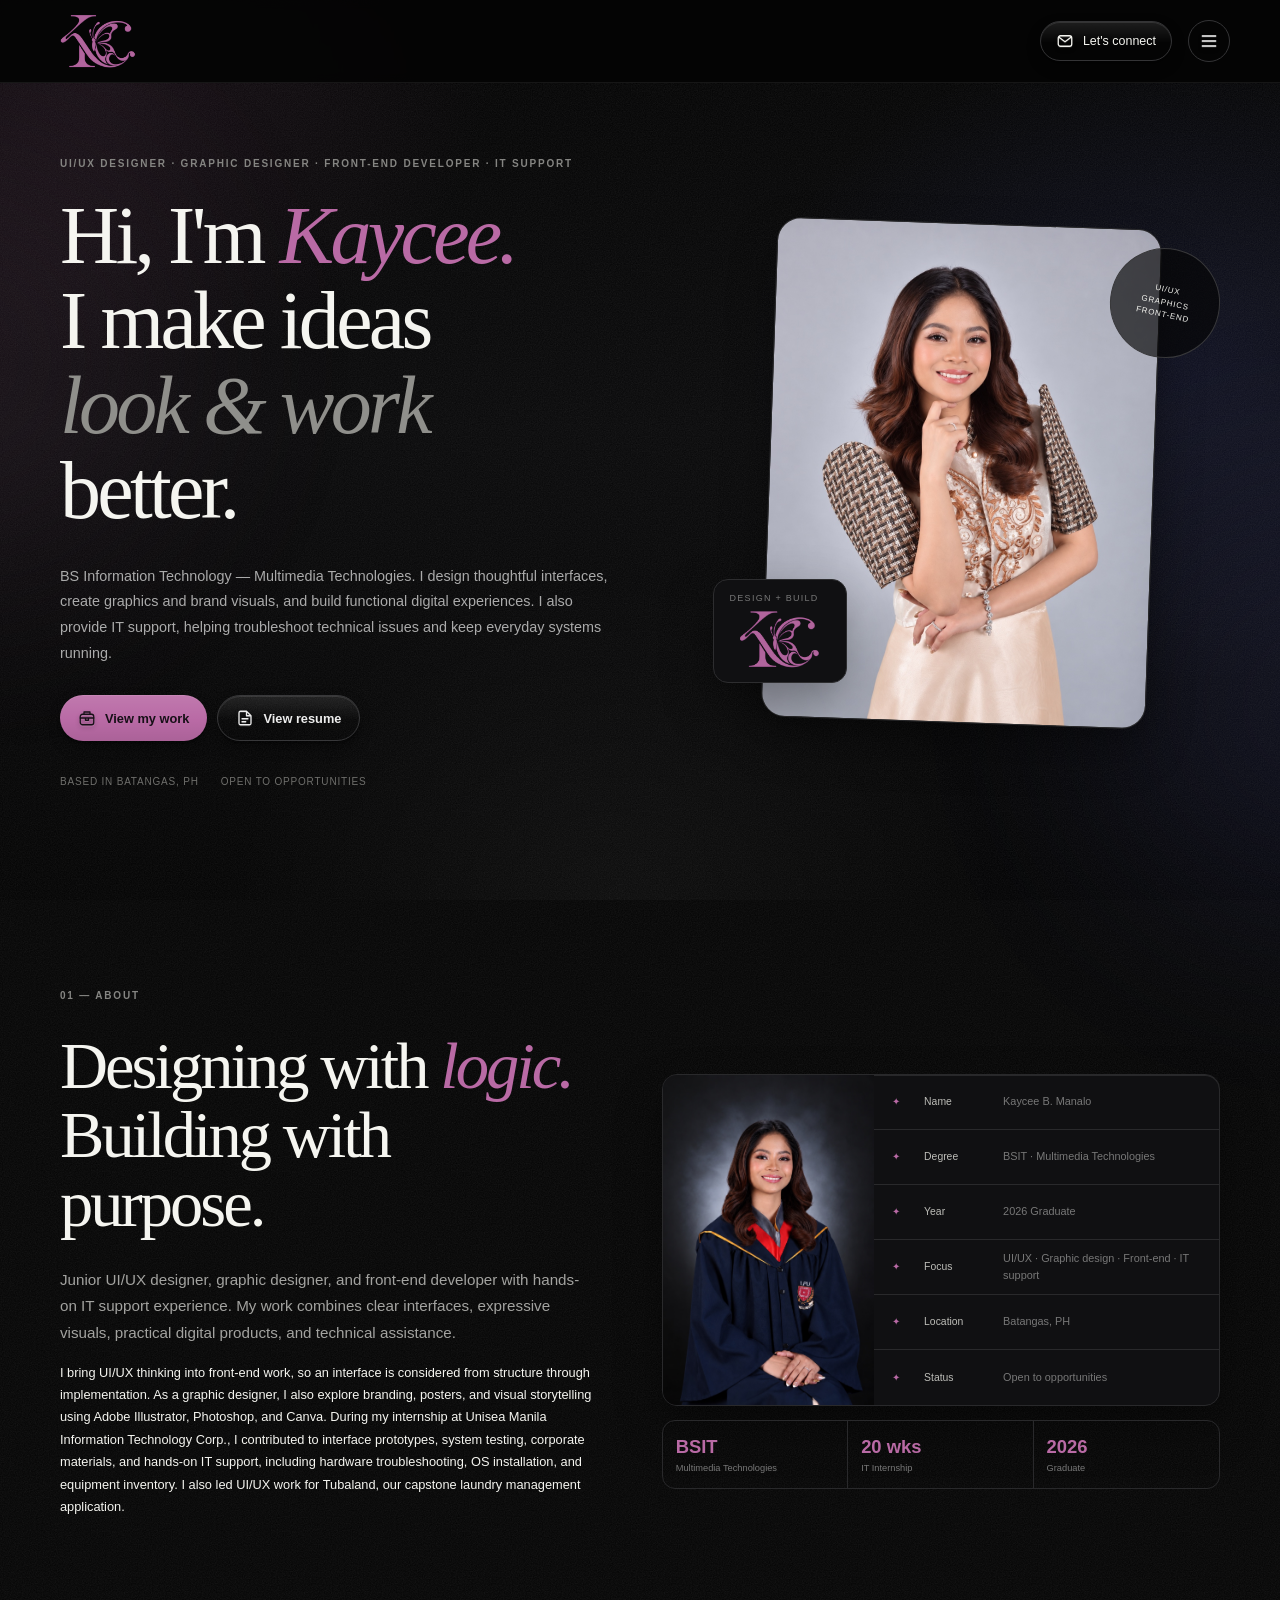
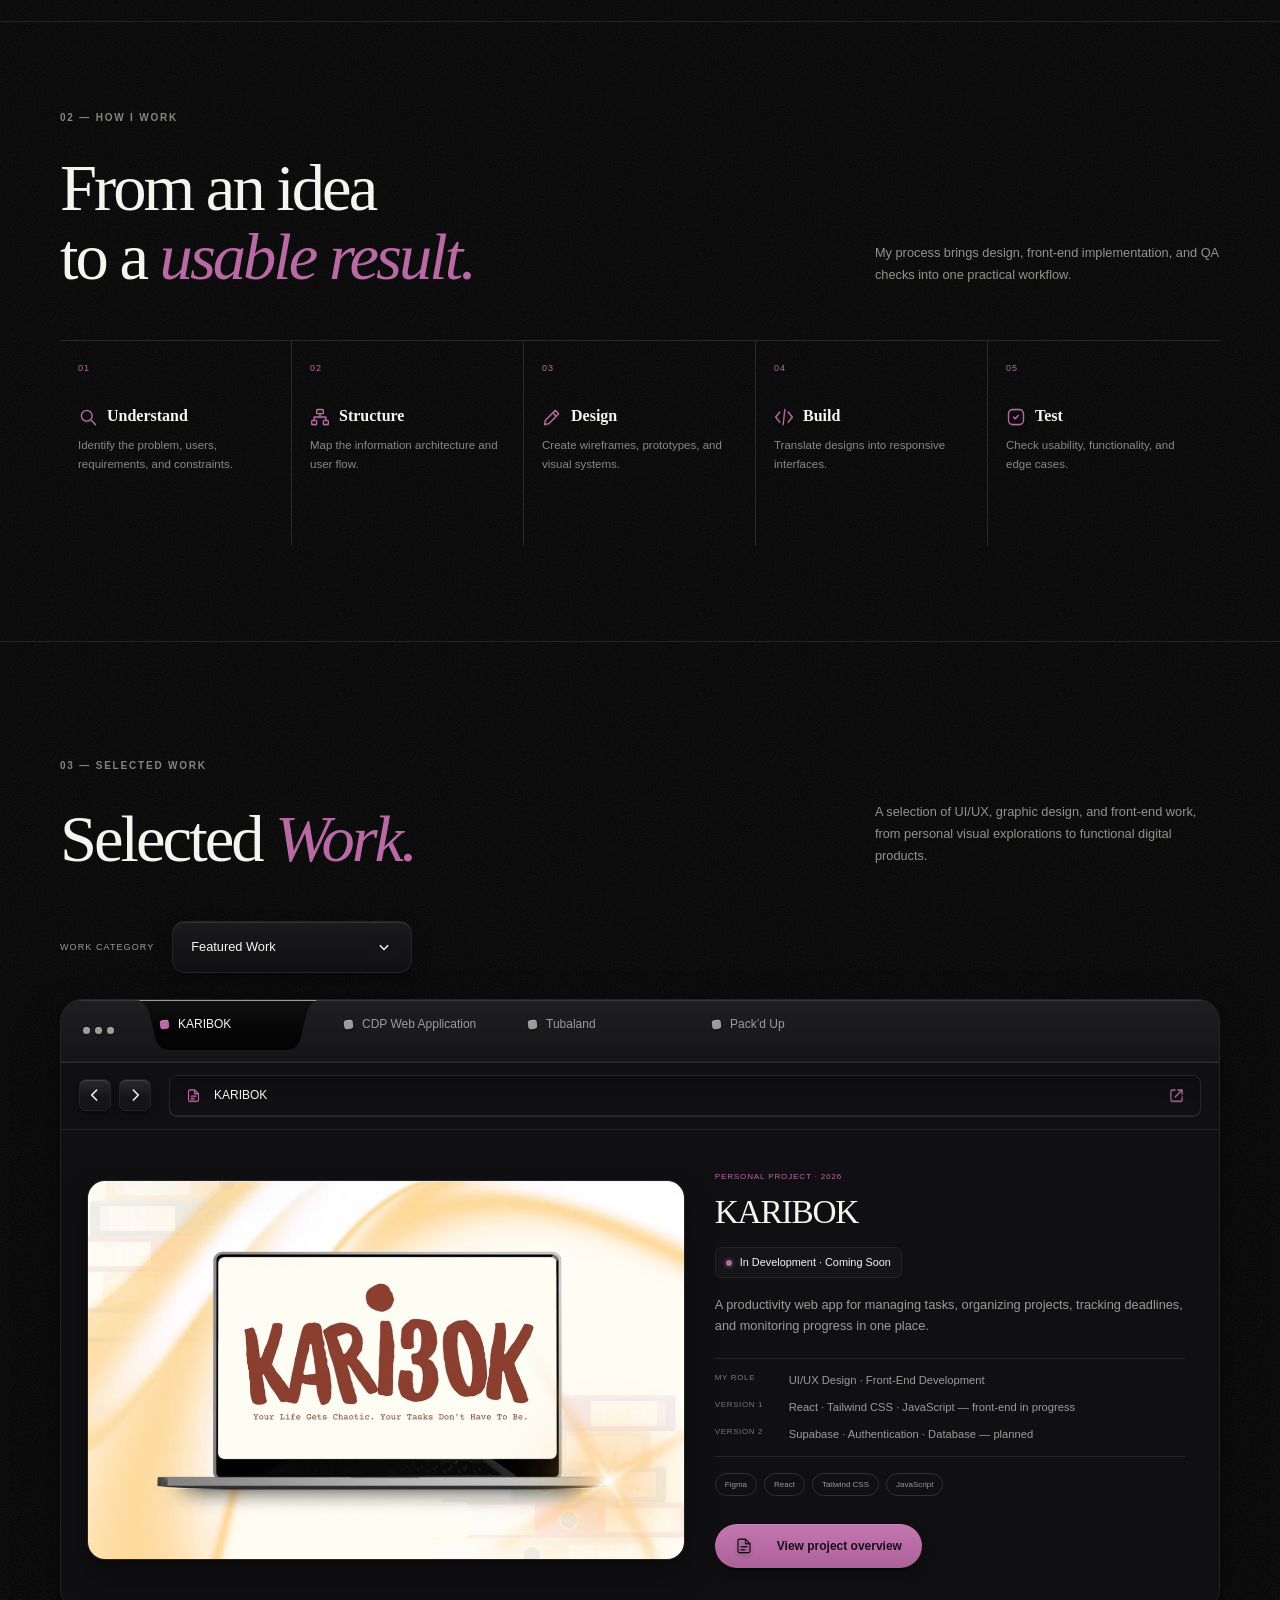
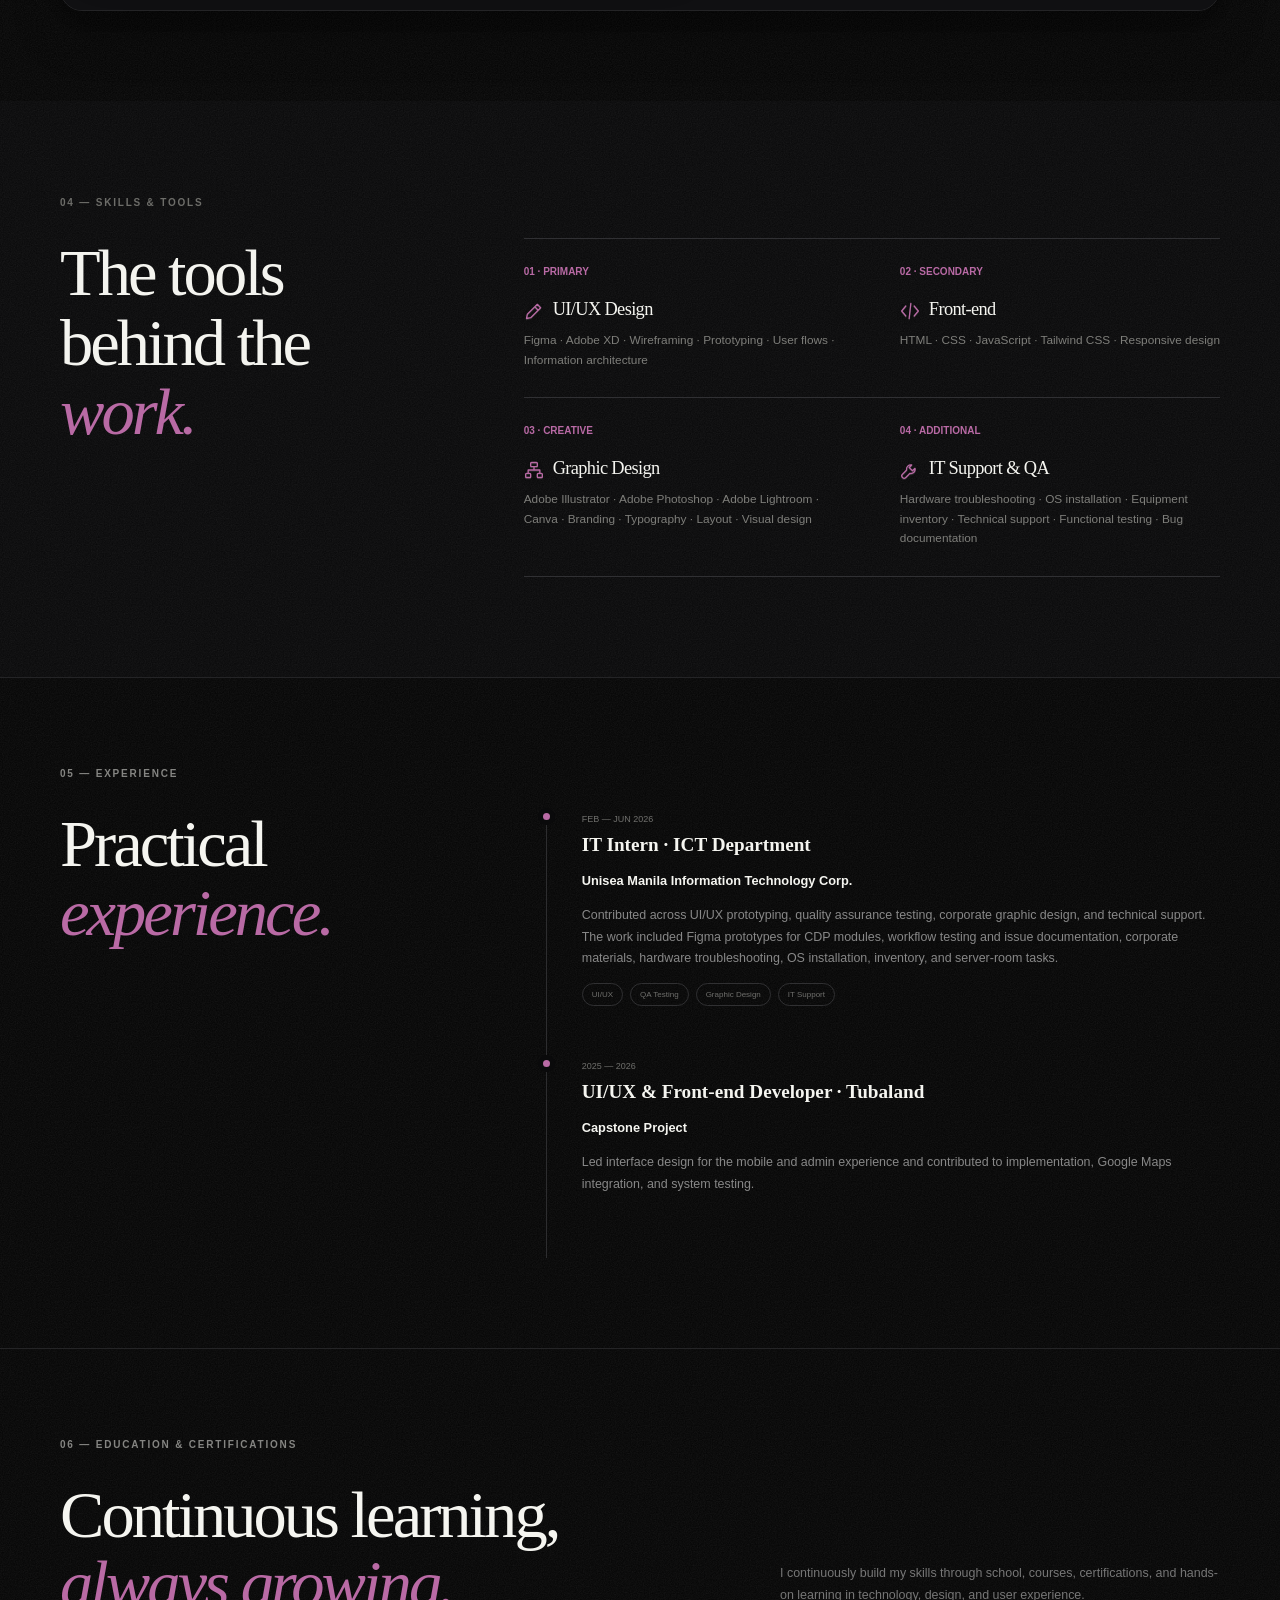
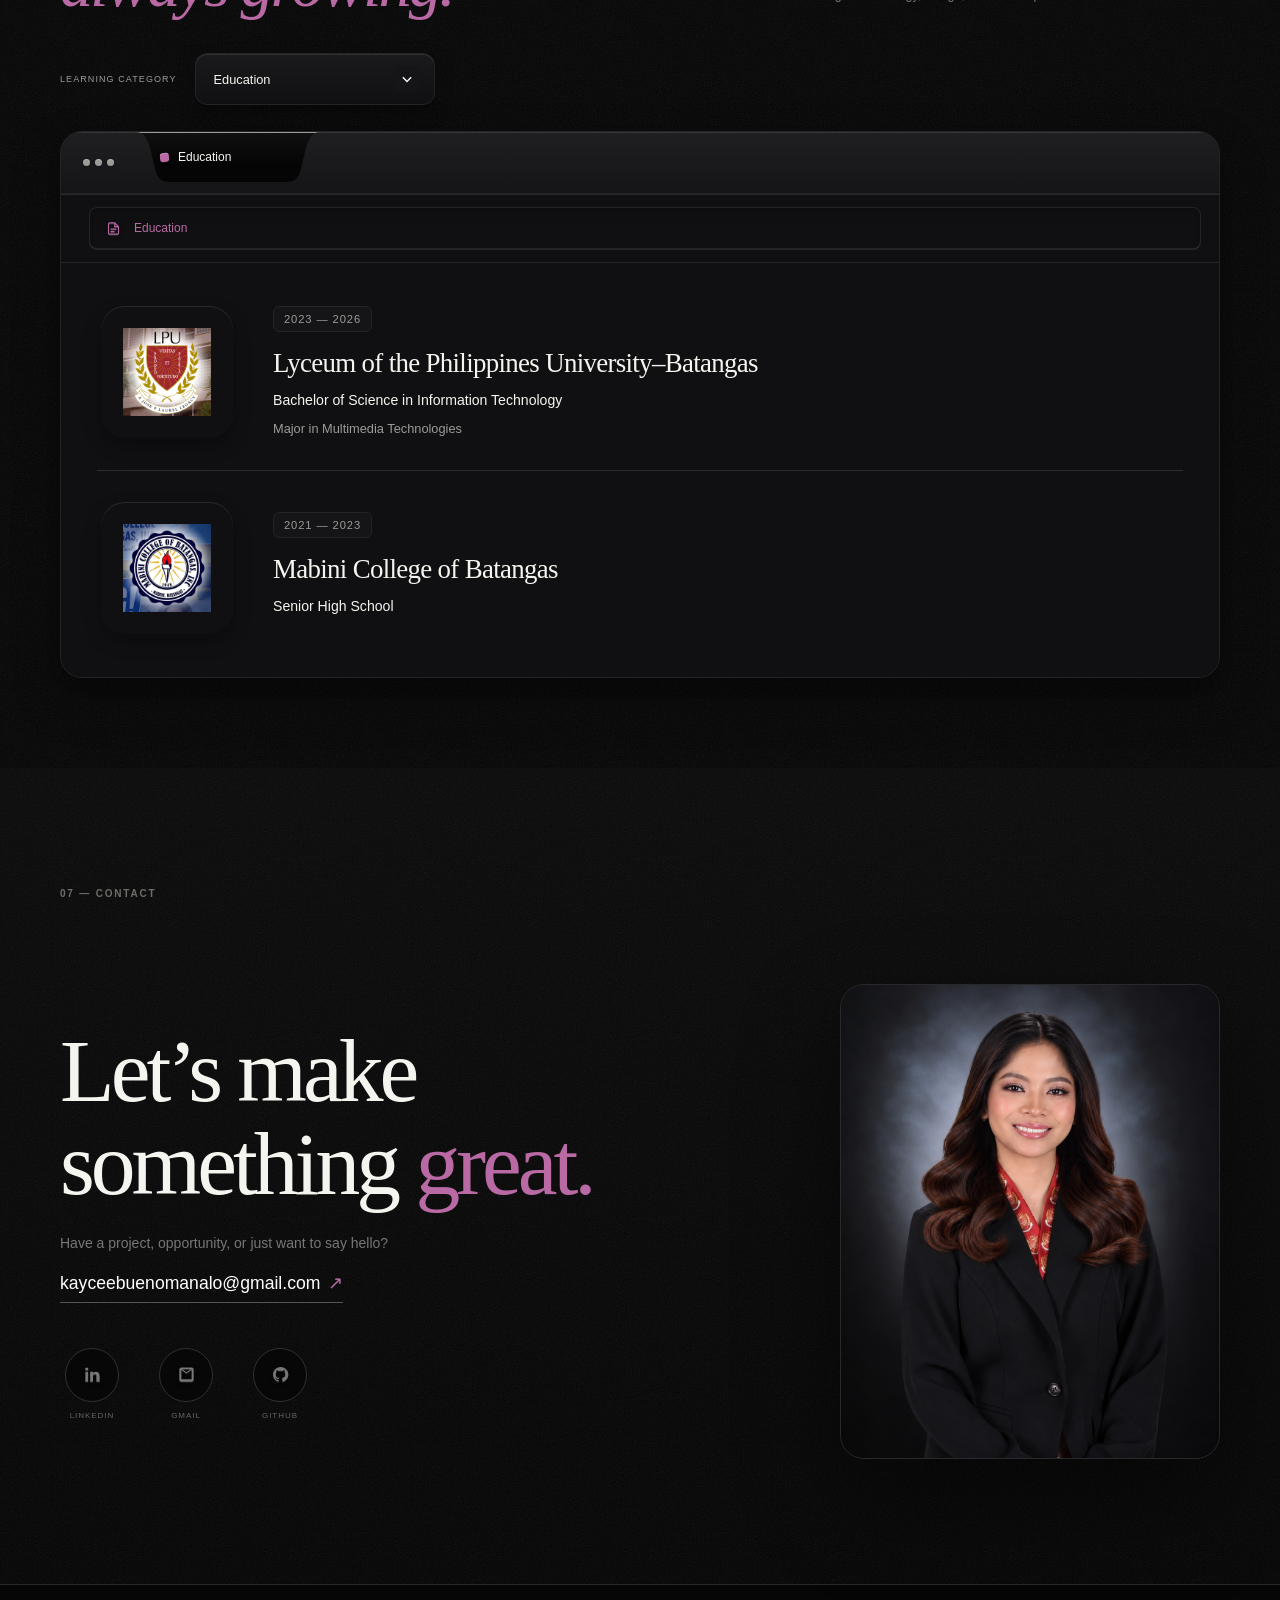
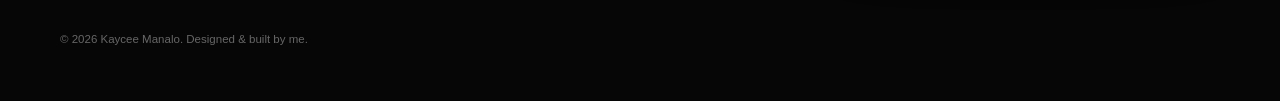
<file: index.html>
<!doctype html>
<html lang="en">
<head>
<link rel="icon" type="image/png" href="assets/images/portfolio-butterfly-logo.png">
<meta charset="UTF-8"><meta name="viewport" content="width=device-width, initial-scale=1.0">
<meta name="description" content="Kaycee Manalo works in UI/UX design, graphic design, front-end development, and IT support, creating useful digital experiences and helping resolve everyday technical issues.">
<meta property="og:title" content="Kaycee Manalo — UI/UX &amp; Graphic Designer · Front-end Developer · IT Support">
<meta property="og:description" content="UI/UX design, graphic design, front-end development, and IT support — from expressive visuals and digital products to hands-on technical assistance.">
<meta property="og:image" content="assets/images/kaycee-studio.jpg">
<title>Kaycee Manalo — UI/UX &amp; Graphic Designer · Front-end Developer · IT Support</title>
<script>
// Decide before the splash markup is painted, including local-file return links.
(function(){
  const key='keysimadeit:intro-seen';
  let skip=['#work','#more-work','#featured-work'].includes(location.hash);
  try{
    skip=skip||sessionStorage.getItem(key)==='1';
    sessionStorage.setItem(key,'1');
  }catch(error){/* Browsing still works when session storage is unavailable. */}
  try{
    const previous=document.referrer?new URL(document.referrer):null;
    const current=new URL(location.href);
    skip=skip||(previous&&previous.origin===current.origin&&new URL('.',previous).href===new URL('.',current).href);
    skip=skip||performance.getEntriesByType('navigation')[0]?.type==='back_forward';
  }catch(error){/* Referrer and navigation timing are optional fallbacks. */}
  if(skip)document.documentElement.classList.add('no-splash');
})();
</script>
<style>html.no-splash #site-splash{display:none!important}</style>

<link rel="stylesheet" href="style.css">
</head>
<body id="top">
<div id="site-splash" class="site-splash" aria-hidden="true">
  <div class="splash-glow splash-glow-a"></div>
  <div class="splash-glow splash-glow-b"></div>
  <div class="splash-ring splash-ring-a"></div>
  <div class="splash-ring splash-ring-b"></div>
  <div class="splash-grid"></div>
  <div class="splash-inner">
    <div class="splash-kicker">PORTFOLIO · 2026</div>

    <div class="splash-brand"><img class="brand-logo" src="assets/images/portfolio-butterfly-logo.png" alt="Kaycee Manalo logo"></div>
    <p>DESIGN · TECHNOLOGY · DIGITAL EXPERIENCES</p>
    <div class="splash-line"><span></span></div>
    <div class="splash-status"><span>LOADING EXPERIENCE</span><b>PLEASE WAIT</b></div>
  </div>
</div>
<div class="bg-orb orb-1"></div><div class="bg-orb orb-2"></div><div class="noise"></div>
<header id="site-header"><nav class="nav-wrap" aria-label="Primary navigation"><a href="#home" class="brand"><img class="brand-logo" src="assets/images/portfolio-butterfly-logo.png" alt="Kaycee Manalo logo"></a><div class="desktop-nav"><a href="#work">Work</a><a href="#about">About</a><a href="#experience">Experience</a><a href="#skills">Skills</a></div><div class="nav-right"><a href="#contact" class="nav-cta">Let's connect ↗</a><button id="menu-btn" class="menu-btn" aria-expanded="false" aria-controls="mobile-menu" aria-label="Open menu">☰</button></div></nav></header>
<div id="menu-overlay" class="menu-overlay"></div>
<aside id="mobile-menu" class="mobile-menu" aria-hidden="true">
  <div class="mobile-menu-top">
    <span class="brand"><img class="brand-logo" src="assets/images/portfolio-butterfly-logo.png" alt="Kaycee Manalo logo"></span>
    <button id="menu-close" class="menu-close" aria-label="Close menu">×</button>
  </div>
  <nav class="mobile-menu-links">
    <a href="#work"><span>01</span>Work</a>
    <a href="#about"><span>02</span>About</a>
    <a href="#experience"><span>03</span>Experience</a>
    <a href="#skills"><span>04</span>Skills</a>
    <a href="#contact"><span>05</span>Contact</a>
  </nav>
  <div class="mobile-menu-bottom">
    <a href="https://drive.google.com/file/d/1S5RWKkJyDL8bsd9o2o5WpxI914NX-gpF/view?usp=sharing" target="_blank" rel="noopener noreferrer" class="btn btn-outline">View resume ↗</a>
    <div class="mobile-menu-social">
      <a href="mailto:kayceebuenomanalo@gmail.com">Email</a>
      <a href="https://www.linkedin.com/in/kaycee-manalo-b856b1390" target="_blank" rel="noopener noreferrer">LinkedIn</a>
      <a href="https://wa.me/639944669719" target="_blank" rel="noopener noreferrer">WhatsApp</a>
    </div>
  </div>
</aside>
<main>
<section id="home" class="hero"><div class="container hero-grid"><div class="hero-copy reveal"><div class="eyebrow">UI/UX DESIGNER · GRAPHIC DESIGNER · FRONT-END DEVELOPER · IT SUPPORT</div><h1>Hi, I'm <span>Kaycee.</span><br>I make ideas<br><em>look &amp; work</em><br>better.</h1><p>BS Information Technology — Multimedia Technologies. I design thoughtful interfaces, create graphics and brand visuals, and build functional digital experiences. I also provide IT support, helping troubleshoot technical issues and keep everyday systems running.</p><div class="actions"><a class="btn btn-lime" href="#work">View my work ↗</a><a class="btn btn-outline" href="#contact">Let's connect ↗</a></div><div class="hero-meta"><span>Based in Batangas, PH</span><span>Open to opportunities</span></div></div><div class="hero-visual reveal delay-2"><div class="portrait-frame"><img src="assets/images/hero-portrait.jpg" alt="Portrait of Kaycee Manalo"></div><div class="floating-note"><span>DESIGN + BUILD</span><strong><img class="brand-logo" src="assets/images/portfolio-butterfly-logo.png" alt="Kaycee Manalo logo"></strong></div><div class="circle-stamp">UI/UX<br>GRAPHICS<br>FRONT-END</div></div></div></section>

<section id="work" class="section work-spotlight"><div class="container"><div class="section-kicker">01 — Featured work</div><div class="spotlight-heading"><div><h2 class="display reveal">Work that makes<br><span>the case.</span></h2></div><p class="body reveal">A selection of UI/UX, graphic design, and front-end work, from personal visual explorations to functional digital products.</p></div><div class="spotlight-grid"><article class="spotlight-card reveal"><a class="spotlight-media" href="cdp.html"><img src="assets/images/cdp-landing.png" alt="CDP Web Application landing interface"></a><div class="spotlight-copy"><span>INTERNSHIP PROJECT · 2026</span><h3>CDP Web Application</h3><p>Internal-system interface prototypes and workflow testing for clearer administrative experiences.</p><dl><div><dt>My role</dt><dd>UI/UX Design · System Prototyping · QA</dd></div><div><dt>Tools</dt><dd>Figma</dd></div></dl><div class="tags"><span>Figma</span><span>UI/UX</span><span>QA</span></div><a class="featured-link" href="cdp.html">View case study <b>→</b></a></div></article><article class="spotlight-card reveal delay-1"><a class="spotlight-media" href="tubaland.html"><img src="assets/images/tubaland-prototype-1.jpg" alt="Tubaland laundry management application interface"></a><div class="spotlight-copy"><span>CAPSTONE PROJECT · 2025–2026</span><h3>Tubaland</h3><p>Laundry management made simpler through a customer-facing Android app and administrative interface.</p><dl><div><dt>My role</dt><dd>UI/UX Designer · Front-end Developer</dd></div><div><dt>Tools</dt><dd>Android · Java · Google Maps</dd></div></dl><div class="tags"><span>UI/UX</span><span>Android</span><span>Java</span></div><a class="featured-link" href="tubaland.html">View case study <b>→</b></a></div></article><article class="spotlight-card reveal delay-2"><a class="spotlight-media" href="packd-up.html"><img src="assets/images/packd-up-5.jpeg" alt="Pack'd Up e-commerce product listing"></a><div class="spotlight-copy"><span>COURSE PROJECT · 2024</span><h3>Pack’d Up</h3><p>A responsive e-commerce concept centered on direct navigation and clean product presentation.</p><dl><div><dt>My role</dt><dd>Visual Direction · UI Design · Front-end</dd></div><div><dt>Tools</dt><dd>Figma · HTML · Tailwind CSS · JavaScript</dd></div></dl><div class="tags"><span>Figma</span><span>Tailwind</span><span>JavaScript</span></div><a class="featured-link" href="packd-up.html">View case study <b>→</b></a></div></article></div></div></section>
<section id="about" class="section about-section"><div class="container"><div class="section-kicker">02 — About</div><div class="about-modern"><div class="about-copy reveal"><h2 class="display about-title">Designing with <span>logic.</span><br>Building with purpose.</h2><p class="lead">Junior UI/UX designer, graphic designer, and front-end developer with hands-on IT support experience. My work combines clear interfaces, expressive visuals, practical digital products, and technical assistance.</p><p class="body">I bring UI/UX thinking into front-end work, so an interface is considered from structure through implementation. As a graphic designer, I also explore branding, posters, and visual storytelling using Adobe Illustrator, Photoshop, and Canva. During my internship at Unisea Manila Information Technology Corp., I contributed to interface prototypes, system testing, corporate materials, and hands-on IT support, including hardware troubleshooting, OS installation, and equipment inventory. I also led UI/UX work for Tubaland, our capstone laundry management application.</p></div><div class="about-side reveal delay-2"><div class="about-card"><div class="about-photo-modern"><img src="assets/images/about-portrait.jpg" alt="Kaycee Manalo in graduation attire"></div><div class="about-table"><div><span>✦</span><b>Name</b><em>Kaycee B. Manalo</em></div><div><span>✦</span><b>Degree</b><em>BSIT · Multimedia Technologies</em></div><div><span>✦</span><b>Year</b><em>2026 Graduate</em></div><div><span>✦</span><b>Focus</b><em>UI/UX · Graphic design · Front-end · IT support</em></div><div><span>✦</span><b>Location</b><em>Batangas, PH</em></div><div><span>✦</span><b>Status</b><em>Open to opportunities</em></div></div></div><div class="about-mini-stats"><div><strong>BSIT</strong><span>Multimedia Technologies</span></div><div><strong>20 wks</strong><span>IT Internship</span></div><div><strong>2026</strong><span>Graduate</span></div></div></div></div></div></section>

<section class="section process-section"><div class="container"><div class="section-kicker">03 — How I work</div><div class="process-heading"><h2 class="display reveal">From an idea<br>to a <span>usable result.</span></h2><p class="body reveal">My process brings design, front-end implementation, and QA checks into one practical workflow.</p></div><ol class="process-list reveal"><li><b>01</b><div><h3>Understand</h3><p>Identify the problem, users, requirements, and constraints.</p></div></li><li><b>02</b><div><h3>Structure</h3><p>Map the information architecture and user flow.</p></div></li><li><b>03</b><div><h3>Design</h3><p>Create wireframes, prototypes, and visual systems.</p></div></li><li><b>04</b><div><h3>Build</h3><p>Translate designs into responsive interfaces.</p></div></li><li><b>05</b><div><h3>Test</h3><p>Check usability, functionality, and edge cases.</p></div></li></ol></div></section>
<section id="skills" class="section dark skills-section"><div class="container"><div class="section-kicker light">05 — Skills &amp; tools</div><div class="skills-layout"><div class="skills-intro reveal"><h2 class="display light">The tools<br>behind the <span>work.</span></h2></div><div class="skills-grid reveal"><article><b>01 · PRIMARY</b><h3>UI/UX Design</h3><p>Figma · Adobe XD · Wireframing · Prototyping · User flows · Information architecture</p></article><article><b>02 · SECONDARY</b><h3>Front-end</h3><p>HTML · CSS · JavaScript · Tailwind CSS · Responsive design</p></article><article><b>03 · CREATIVE</b><h3>Graphic Design</h3><p>Adobe Illustrator · Adobe Photoshop · Adobe Lightroom · Canva · Branding · Typography · Layout · Visual design</p></article><article><b>04 · ADDITIONAL</b><h3>IT Support &amp; QA</h3><p>Hardware troubleshooting · OS installation · Equipment inventory · Technical support · Functional testing · Bug documentation</p></article></div></div></div></section>
<section id="designs" class="section dark designs-section"><div class="container">

<div class="section-kicker light">06 — Selected corporate work</div>

<div class="designs-top" style="margin-top:22px"><span class="design-count light-link">01 / 06</span></div><div class="designs-carousel reveal" data-standees><button class="design-nav prev" type="button" aria-label="Previous standee design">←</button><div class="designs-stage"><div class="design-card"><button type="button" class="design-item" data-lightbox="assets/images/design-1.webp" aria-label="Open standee design 1"><img src="assets/images/design-1.webp" alt="Standee design 1"></button></div><div class="design-card"><button type="button" class="design-item" data-lightbox="assets/images/design-2.webp" aria-label="Open standee design 2"><img src="assets/images/design-2.webp" alt="Standee design 2"></button></div><div class="design-card"><button type="button" class="design-item" data-lightbox="assets/images/design-3.webp" aria-label="Open standee design 3"><img src="assets/images/design-3.webp" alt="Standee design 3"></button></div><div class="design-card"><button type="button" class="design-item" data-lightbox="assets/images/design-4.webp" aria-label="Open standee design 4"><img src="assets/images/design-4.webp" alt="Standee design 4"></button></div><div class="design-card"><button type="button" class="design-item" data-lightbox="assets/images/design-5.webp" aria-label="Open standee design 5"><img src="assets/images/design-5.webp" alt="Standee design 5"></button></div><div class="design-card"><button type="button" class="design-item" data-lightbox="assets/images/design-6.webp" aria-label="Open standee design 6"><img src="assets/images/design-6.webp" alt="Standee design 6"></button></div></div><button class="design-nav next" type="button" aria-label="Next standee design">→</button></div><div class="design-caption"><em>A few things I’ve designed.</em><h2>CORPORATE DESIGN WORK</h2><p>Selected visual materials created during my internship, developed according to the company's established branding and reviewed by the President and Operations Manager.</p>
  <p class="design-note">Hiring templates and other designs are not shown due to confidentiality.</p></div>

</div></section><section id="more-work" class="section featured-section"><div class="container"><div class="section-kicker">07 — More project work</div><div class="featured-head"><h2 class="display reveal">More ways I<br><span>have explored.</span></h2></div><div class="featured-grid">
<article class="featured-card reveal delay-2"><div class="featured-media cdp-feature cdp-prototype-stack"><div class="cdp-thumb cdp-thumb-main"><img src="assets/images/cdp-landing.png" alt="CDP Web redesigned dashboard prototype"></div><div class="cdp-thumb cdp-thumb-left"><img src="assets/images/cdp-prototypes/Cdp Sign 1.png" alt="CDP Sign Figma prototype"></div><div class="cdp-thumb cdp-thumb-right"><img src="assets/images/cdp-prototypes/Calendar.png" alt="CDP calendar Figma prototype"></div></div><div class="featured-copy"><span class="featured-index">02 / INTERNSHIP · UI/UX</span><h3>CDP Web</h3><p>A corporate web and internal system design project focused on clearer workflows, service information, and responsive interfaces. Selected Figma prototypes are now included.</p><div class="tags"><span>Figma</span><span>UI/UX</span><span>System Design</span><span>QA</span></div><a class="featured-link" href="cdp.html">View case study ↗</a></div></article>
<article class="featured-card reveal"><div class="featured-media tubaland-feature"><div class="phone"><img src="assets/images/tubaland-prototype-1.jpg" alt="Tubaland app screen"></div><div class="phone second"><img src="assets/images/tubaland-prototype-2.jpg" alt="Tubaland app dashboard"></div><div class="phone third"><img src="assets/images/tubaland-prototype-3.jpg" alt="Tubaland login screen"></div></div><div class="featured-copy"><span class="featured-index">01 / CAPSTONE · 2025–2026</span><h3>Tubaland</h3><p>A laundry management application combining a customer-facing Android app with a web-based administrative interface.</p><div class="tags"><span>UI/UX</span><span>Android</span><span>Java</span><span>Google Maps</span></div><a class="featured-link" href="tubaland.html">View case study ↗</a></div></article>
<article class="featured-card reveal"><div class="featured-media pack-feature"><img src="assets/images/packd-up-5.jpeg" alt="Pack'd Up e-commerce screens"></div><div class="featured-copy"><span class="featured-index">03 / COURSE PROJECT · 2026</span><h3>Packd Up</h3><p>An e-commerce platform for travel essentials and accessories with a clean, modern shopping experience.</p><div class="tags"><span>Figma</span><span>Tailwind</span><span>JavaScript</span></div><a class="featured-link" href="packd-up.html">View case study ↗</a></div></article>
<article class="featured-card reveal"><div class="featured-media lms-feature"><img src="assets/images/lpub-dashboard-1.png" alt="LPUB Digital Services Dashboard screen"></div><div class="featured-copy"><span class="featured-index">04 / ACADEMIC · 2025</span><h3>LPUB LMS &amp; Dashboard</h3><p>A class exercise redesigning an LPU-B portal concept, built to explore Adobe XD as a prototyping tool for an employee-facing LMS and a digital services dashboard.</p><div class="tags"><span>Adobe XD</span><span>UI/UX</span><span>Prototyping</span></div><a class="featured-link" href="lpub-lms.html">View gallery ↗</a></div></article>
<article class="featured-card reveal delay-2"><div class="featured-media portal-feature"><img src="assets/images/lpub-portal-1.png" alt="LPUB Employee Portal screen"></div><div class="featured-copy"><span class="featured-index">05 / ACADEMIC · 2025</span><h3>LPUB Employee Portal &amp; Widget</h3><p>A portal redesign paired with a home-screen widget concept, so students can track progress and catch upcoming deadlines at a glance. Includes a before/after comparison.</p><div class="tags"><span>Adobe XD</span><span>UI/UX</span><span>Mobile Widget</span></div><a class="featured-link" href="lpub-portal.html">View gallery ↗</a></div></article>
<article class="featured-card reveal"><div class="featured-media meditrack-feature"><img src="assets/images/meditrack-doctor-1-after.png" alt="MediTrack doctor dashboard screen"></div><div class="featured-copy"><span class="featured-index">06 / ACADEMIC · 2025</span><h3>MediTrack — EMR Concept</h3><p>“Records Right, Day or Night.” A concept EMR system for doctors and patients, from Adobe XD wireframes to a coded front end. Full prototype-to-final comparison included.</p><div class="tags"><span>Adobe XD</span><span>Figma</span><span>EMR Concept</span></div><a class="featured-link" href="meditrack.html">View gallery ↗</a></div></article>
</div>
</div></section>
<section id="experience" class="section border-top"><div class="container"><div class="section-kicker">08 — Experience</div><div class="two-col"><h2 class="display reveal">Practical<br><span>experience.</span></h2><div class="timeline reveal"><div class="timeline-item"><span>FEB — JUN 2026</span><div><h3>IT Intern · ICT Department</h3><h4>Unisea Manila Information Technology Corp.</h4><p>Contributed across UI/UX prototyping, quality assurance testing, corporate graphic design, and technical support. The work included Figma prototypes for CDP modules, workflow testing and issue documentation, corporate materials, hardware troubleshooting, OS installation, inventory, and server-room tasks.</p><div class="tags"><span>UI/UX</span><span>QA Testing</span><span>Graphic Design</span><span>IT Support</span></div></div></div><div class="timeline-item"><span>2025 — 2026</span><div><h3>UI/UX &amp; Front-end Developer · Tubaland</h3><h4>Capstone Project</h4><p>Led interface design for the mobile and admin experience and contributed to implementation, Google Maps integration, and system testing.</p></div></div></div></div></div></section>

<section id="education" class="section border-top">

    <div class="container">

        <div class="section-kicker">07 — Education &amp; Certifications</div>

        <div class="work-head">
            <h2 class="display reveal">Continuous learning,<br><span>always growing.</span></h2>
            <p class="body reveal">I continuously build my skills through school, courses, certifications, and hands-on learning in technology, design, and user experience.</p>
        </div>

        <div class="learn-tabs reveal" role="tablist" aria-label="Education and certifications">
            <button class="learn-tab active" type="button" role="tab" aria-selected="true" aria-controls="panel-education" id="tab-education" data-target="panel-education">Education</button>
            <button class="learn-tab" type="button" role="tab" aria-selected="false" aria-controls="panel-certifications" id="tab-certifications" data-target="panel-certifications">Certifications</button>
            <span class="learn-tab-indicator" aria-hidden="true"></span>
        </div>

        <div class="learn-panel active" id="panel-education" role="tabpanel" aria-labelledby="tab-education">
            <div class="education-row reveal"><div class="edu-mark"><img class="edu-logo" src="assets/images/logo-lpu.png" alt="Lyceum of the Philippines University logo"></div><div class="edu-details"><span>2023 — 2026</span><strong>Lyceum of the Philippines University–Batangas</strong><h2>Bachelor of Science in Information Technology</h2><p>Major in Multimedia Technologies</p></div></div>
            <div class="education-row reveal"><div class="edu-mark"><img class="edu-logo" src="assets/images/logo-mabini.png" alt="Mabini College of Batangas logo"></div><div class="edu-details"><span>2021 — 2023</span><strong>Mabini College of Batangas</strong><h2>Senior High School</h2></div></div>
        </div>

        <div class="learn-panel" id="panel-certifications" role="tabpanel" aria-labelledby="tab-certifications" hidden>

            <p class="learn-panel-intro reveal">A focused overview of the credentials that support my UI/UX, design, development, and IT foundation.</p>

            <div class="cert-summary reveal" aria-label="Certificate descriptions">
              <article><p>Accenture · FutureLearn</p><h3>Digital Skills: User Experience</h3><span>Introduces user experience principles and the role of user-centred thinking in digital products.</span></article>
              <article><p>Accenture · FutureLearn</p><h3>Digital Skills: Mobile</h3><span>Explores mobile-focused digital experiences and the considerations behind designing for them.</span></article>
              <article><p>TESDA</p><h3>National Certificate III — Visual Graphic Design</h3><span>Recognizes foundational visual graphic design competency.</span></article>
              <article><p>CodeChum</p><h3>Java Object-Oriented Programming Certification Exam</h3><span>Validates learning in object-oriented programming concepts using Java.</span></article>
              <article><p>CodeChum</p><h3>IT7 — BSIT IIA Completion Certificate</h3><span>Documents completion of the listed BSIT IIA course requirement.</span></article>
              <article><p>Cisco Networking Academy</p><h3>DevNet Associate</h3><span>Covers introductory developer skills for software, APIs, and network automation.</span></article>
              <article><p>Cisco Networking Academy</p><h3>CCNA: Introduction to Networks</h3><span>Builds a foundation in networking concepts, architecture, and connectivity.</span></article>
              <article><p>Cisco Networking Academy</p><h3>CCNA: Switching, Routing, and Wireless Essentials</h3><span>Develops knowledge of switching, routing, and wireless network fundamentals.</span></article>
              <article><p>Google · Coursera</p><h3>Foundations of Cybersecurity</h3><span>Introduces core cybersecurity concepts, practices, and career pathways.</span></article>
            </div>

            <!-- CERTIFICATION CAROUSEL -->
        <div
            class="portfolio-carousel cert-carousel reveal"
            data-carousel="certs"
        >

            <!-- PREVIOUS BUTTON -->
            <button
                class="carousel-arrow prev"
                type="button"
                aria-label="Previous certificate"
            >
                ‹
            </button>


            <!-- CAROUSEL WINDOW -->
            <div class="carousel-window">

                <div class="carousel-track">


                    <!-- =========================================
                         NEW CERTIFICATE 01
                         ========================================= -->

                    <button
                        class="carousel-item cert-item"
                        type="button"
                        data-lightbox="assets/images/cert-accenture-ux.jpg"
                    >

                        <img
                            src="assets/images/cert-accenture-ux.jpg"
                            alt="Accenture Digital Skills: User Experience Certificate"
                        >

                        <div class="cert-info">

                            <b>
                                Digital Skills: User Experience
                            </b>

                            <span>
                                Accenture · FutureLearn
                            </span>

                            <small>
                                Issued September 7, 2026
                            </small>

                        </div>

                    </button>



                    <!-- =========================================
                         NEW CERTIFICATE 02
                         ========================================= -->

                    <button
                        class="carousel-item cert-item"
                        type="button"
                        data-lightbox="assets/images/cert-accenture-mobile.jpg"
                    >

                        <img
                            src="assets/images/cert-accenture-mobile.jpg"
                            alt="Accenture Digital Skills: Mobile Certificate"
                        >

                        <div class="cert-info">

                            <b>
                                Digital Skills: Mobile
                            </b>

                            <span>
                                Accenture · FutureLearn
                            </span>

                            <small>
                                Issued September 7, 2026
                            </small>

                        </div>

                    </button>



                    <!-- =========================================
                         EXISTING CERTIFICATE 01
                         ========================================= -->

                    <button
                        class="carousel-item cert-item"
                        type="button"
                        data-lightbox="assets/images/cert-IMG_5212.jpeg"
                    >

                        <img
                            src="assets/images/cert-IMG_5212.jpeg"
                            alt="Certificate"
                        >

                        <div class="cert-info">

                            <b>
                                Certificate
                            </b>

                            <span>
                                Google / Coursera
                            </span>

                        </div>

                    </button>



                    <!-- =========================================
                         EXISTING CERTIFICATE 02
                         ========================================= -->

                    <button
                        class="carousel-item cert-item"
                        type="button"
                        data-lightbox="assets/images/cert-IMG_5209.jpeg"
                    >

                        <img
                            src="assets/images/cert-IMG_5209.jpeg"
                            alt="Certificate"
                        >

                        <div class="cert-info">

                            <b>
                                Certificate
                            </b>

                            <span>
                                Cisco Networking Academy
                            </span>

                        </div>

                    </button>



                    <!-- =========================================
                         EXISTING CERTIFICATE 03
                         ========================================= -->

                    <button
                        class="carousel-item cert-item"
                        type="button"
                        data-lightbox="assets/images/cert-IMG_5208.jpeg"
                    >

                        <img
                            src="assets/images/cert-IMG_5208.jpeg"
                            alt="Certificate"
                        >

                        <div class="cert-info">

                            <b>
                                Certificate
                            </b>

                            <span>
                                Cisco Networking Academy
                            </span>

                        </div>

                    </button>



                    <!-- =========================================
                         EXISTING CERTIFICATE 04
                         ========================================= -->

                    <button
                        class="carousel-item cert-item"
                        type="button"
                        data-lightbox="assets/images/cert-IMG_5210.jpeg"
                    >

                        <img
                            src="assets/images/cert-IMG_5210.jpeg"
                            alt="Certificate"
                        >

                        <div class="cert-info">

                            <b>
                                Certificate
                            </b>

                            <span>
                                Learning Certificate
                            </span>

                        </div>

                    </button>



                    <!-- =========================================
                         EXISTING CERTIFICATE 05
                         ========================================= -->

                    <button
                        class="carousel-item cert-item"
                        type="button"
                        data-lightbox="assets/images/cert-IMG_5206.jpeg"
                    >

                        <img
                            src="assets/images/cert-IMG_5206.jpeg"
                            alt="Certificate"
                        >

                        <div class="cert-info">

                            <b>
                                Certificate
                            </b>

                            <span>
                                Programming / IT
                            </span>

                        </div>

                    </button>



                    <!-- =========================================
                         EXISTING CERTIFICATE 06
                         ========================================= -->

                    <button
                        class="carousel-item cert-item"
                        type="button"
                        data-lightbox="assets/images/cert-IMG_5207.jpeg"
                    >

                        <img
                            src="assets/images/cert-IMG_5207.jpeg"
                            alt="Certificate"
                        >

                        <div class="cert-info">

                            <b>
                                Certificate
                            </b>

                            <span>
                                LPU-Batangas
                            </span>

                        </div>

                    </button>



                    <!-- =========================================
                         EXISTING CERTIFICATE 07
                         ========================================= -->

                    <button
                        class="carousel-item cert-item"
                        type="button"
                        data-lightbox="assets/images/cert-IMG_5211.jpeg"
                    >

                        <img
                            src="assets/images/cert-IMG_5211.jpeg"
                            alt="Certificate"
                        >

                        <div class="cert-info">

                            <b>
                                Certificate
                            </b>

                            <span>
                                Professional Certification
                            </span>

                        </div>

                    </button>


                </div>

            </div>


            <!-- NEXT BUTTON -->
            <button
                class="carousel-arrow next"
                type="button"
                aria-label="Next certificate"
            >
                ›
            </button>


            <!-- DOTS -->
            <div class="carousel-dots"></div>

        </div>

            <div class="learn-list cert-list"></div>

        </div>

    </div>

</section>

<section id="contact" class="contact">
  <div class="container">

    <div class="section-kicker light">11 — Contact</div>

    <div class="contact-inner">
      <div class="contact-grid">

        <div class="contact-text">

          <h2>Let’s make<br>something <span>great.</span></h2>

          <p>Have a project, opportunity, or just want to say hello?</p>

          <a
            href="mailto:kayceebuenomanalo@gmail.com"
            class="contact-email"
          >
            kayceebuenomanalo@gmail.com <span>↗</span>
          </a>

          <div class="contact-links" aria-label="Contact and social links">

            <!-- LinkedIn -->
            <a
              href="https://www.linkedin.com/in/kaycee-manalo-b856b1390"
              class="contact-link"
              target="_blank"
              rel="noopener noreferrer"
              aria-label="LinkedIn"
              title="LinkedIn"
            >
              <span class="contact-icon">
                <svg viewBox="0 0 24 24" aria-hidden="true">
                  <path d="M6.5 8.5H3V21h3.5V8.5ZM4.75 3A2.05 2.05 0 1 0 4.75 7.1 2.05 2.05 0 0 0 4.75 3ZM21 13.9c0-3.76-2.01-5.51-4.7-5.51-2.17 0-3.14 1.19-3.68 2.03V8.5H9.12V21h3.5v-6.19c0-1.63.31-3.21 2.33-3.21 1.99 0 2.02 1.86 2.02 3.31V21H21v-7.1Z"/>
                </svg>
              </span>
              <span class="contact-label">LinkedIn</span>
            </a>

            <!-- Gmail -->
            <a
              href="mailto:kayceebuenomanalo@gmail.com"
              class="contact-link"
              aria-label="Email"
              title="Email"
            >
              <span class="contact-icon">
                <svg viewBox="0 0 24 24" aria-hidden="true">
                  <path d="M3 5.5A2.5 2.5 0 0 1 5.5 3h13A2.5 2.5 0 0 1 21 5.5v13a2.5 2.5 0 0 1-2.5 2.5h-13A2.5 2.5 0 0 1 3 18.5v-13ZM5.5 6v12h13V6l-6.5 4.8L5.5 6Zm1.4-.5L12 9.1l5.1-3.6H6.9Z"/>
                </svg>
              </span>
              <span class="contact-label">Gmail</span>
            </a>

            <!-- Facebook -->
            <a
              href="https://www.facebook.com/sotuwobewi/"
              class="contact-link"
              target="_blank"
              rel="noopener noreferrer"
              aria-label="Facebook"
              title="Facebook"
            >
              <span class="contact-icon">
                <svg viewBox="0 0 24 24" aria-hidden="true">
                  <path d="M13.5 21v-8h2.75l.5-3h-3.25V8.05c0-.87.29-1.55 1.62-1.55h1.73V3.82A22.2 22.2 0 0 0 14.33 3C11.82 3 10 4.53 10 7.34V10H7v3h3v8h3.5Z"/>
                </svg>
              </span>
              <span class="contact-label">Facebook</span>
            </a>

            <!-- Viber -->
            <a
              href="viber://chat?number=%2B639616757603"
              class="contact-link"
              aria-label="Viber"
              title="Viber"
            >
              <span class="contact-icon">
                <svg viewBox="0 0 24 24" aria-hidden="true">
                  <path d="M17.7 2.8C15.2 1.4 8.8 1.3 6.3 2.8 3.5 4.4 2.9 7.8 2.8 11.6c-.1 3.8.5 7.2 3.5 8.8l-.1 1.9c0 .4.4.6.7.4l2.3-1.5c2.2.5 6.1.5 8.5-.1 3-1.6 3.6-5 3.5-8.8-.1-3.8-.7-7.2-3.5-8.8ZM16.9 15l-1.2 1.2c-.4.4-1 .5-1.5.3-3.6-1.4-5.8-3.6-7.2-7.2-.2-.5-.1-1.1.3-1.5l1.2-1.2c.3-.3.8-.3 1.1 0l1.5 1.5c.3.3.3.8 0 1.1l-.7.7c.6 1.2 1.5 2.1 2.7 2.7l.7-.7c.3-.3.8-.3 1.1 0l1.5 1.5c.8.8.8 1.2.5 1.6Z"/>
                </svg>
              </span>
              <span class="contact-label">Viber</span>
            </a>

            <!-- WhatsApp -->
            <a
              href="https://wa.me/639944669719"
              class="contact-link"
              target="_blank"
              rel="noopener noreferrer"
              aria-label="WhatsApp"
              title="WhatsApp"
            >
              <span class="contact-icon">
                <svg viewBox="0 0 24 24" aria-hidden="true">
                  <path d="M12 2.5a9.5 9.5 0 0 0-8.2 14.3L2.5 21.5l4.9-1.3A9.5 9.5 0 1 0 12 2.5Zm0 17.2a7.7 7.7 0 0 1-3.9-1.1l-.3-.2-2.9.8.8-2.8-.2-.3A7.7 7.7 0 1 1 12 19.7Zm4.2-5.7c-.2-.1-1.4-.7-1.6-.8-.2-.1-.4-.1-.5.1-.2.2-.6.8-.7.9-.1.2-.3.2-.5.1-1.4-.7-2.3-1.3-3.2-2.9-.2-.3.2-.3.5-1 .1-.2.1-.3 0-.5l-.8-1.9c-.2-.5-.4-.4-.5-.4h-.4c-.2 0-.5.1-.7.3-.2.2-.9.9-.9 2.2s.9 2.5 1 2.7c.1.2 1.8 2.8 4.4 3.9 1.7.7 2.3.8 2.6.7.4-.1 1.4-.6 1.6-1.2.2-.6.2-1.1.1-1.2-.1-.1-.3-.2-.5-.3Z"/>
                </svg>
              </span>
              <span class="contact-label">WhatsApp</span>
            </a>

          </div>

        </div>

        <div class="contact-photo">
          <img src="assets/images/contact-portrait.jpg" alt="Portrait of Kaycee Manalo">
        </div>

      </div>
    </div>

  </div>
</section>

<template id="karibok-featured-card">
  <article class="spotlight-card karibok-card reveal">
    <a class="spotlight-media featured-media karibok-media" href="karibok.html" aria-label="Explore Karibok, a personal project in development">
      <img src="assets/images/karibok-thumbnail.jpeg" alt="Karibok branding on a laptop — Your Life Gets Chaotic. Your Tasks Don't Have To Be." width="1190" height="755">
    </a>
    <div class="spotlight-copy">
      <span>PERSONAL PROJECT · 2026</span>
      <h3>KARIBOK</h3>
      <div class="project-status"><i aria-hidden="true"></i>In Development · Coming Soon</div>
      <p>A productivity web app for managing tasks, organizing projects, tracking deadlines, and monitoring progress in one place.</p>
      <dl>
        <div><dt>My role</dt><dd>UI/UX Design · Front-End Development</dd></div>
        <div><dt>Version 1</dt><dd>React · Tailwind CSS · JavaScript — front-end in progress</dd></div>
        <div><dt>Version 2</dt><dd>Supabase · Authentication · Database — planned</dd></div>
      </dl>
      <div class="tags"><span>Figma</span><span>React</span><span>Tailwind CSS</span><span>JavaScript</span></div>
      <a class="featured-link" href="karibok.html">View project overview ↗</a>
    </div>
  </article>
</template>
</main>

<footer class="site-footer">

  <div class="container footer-bottom">
    <span class="footer-copy">© <span id="year"></span> Kaycee Manalo. Designed &amp; built by me.</span>
    <a href="#top" class="back-to-top" aria-label="Back to top" title="Back to top">
      <svg viewBox="0 0 24 24" fill="none" stroke="currentColor" stroke-width="1.8" stroke-linecap="round" stroke-linejoin="round" aria-hidden="true"><path d="m6 12 6-6 6 6M12 6v13"/></svg>
    </a>
  </div>
</footer>

<div id="lightbox" class="lightbox" aria-hidden="true"><button id="close-lightbox">×</button><img id="lightbox-img" alt="Expanded portfolio item"></div>
<script src="personal-work.js"></script>
<script src="photo-editing.js"></script>
<script src="freelance-work.js"></script>
<script src="script.js"></script>
<script src="button-icons.js"></script></body></html>
</file>
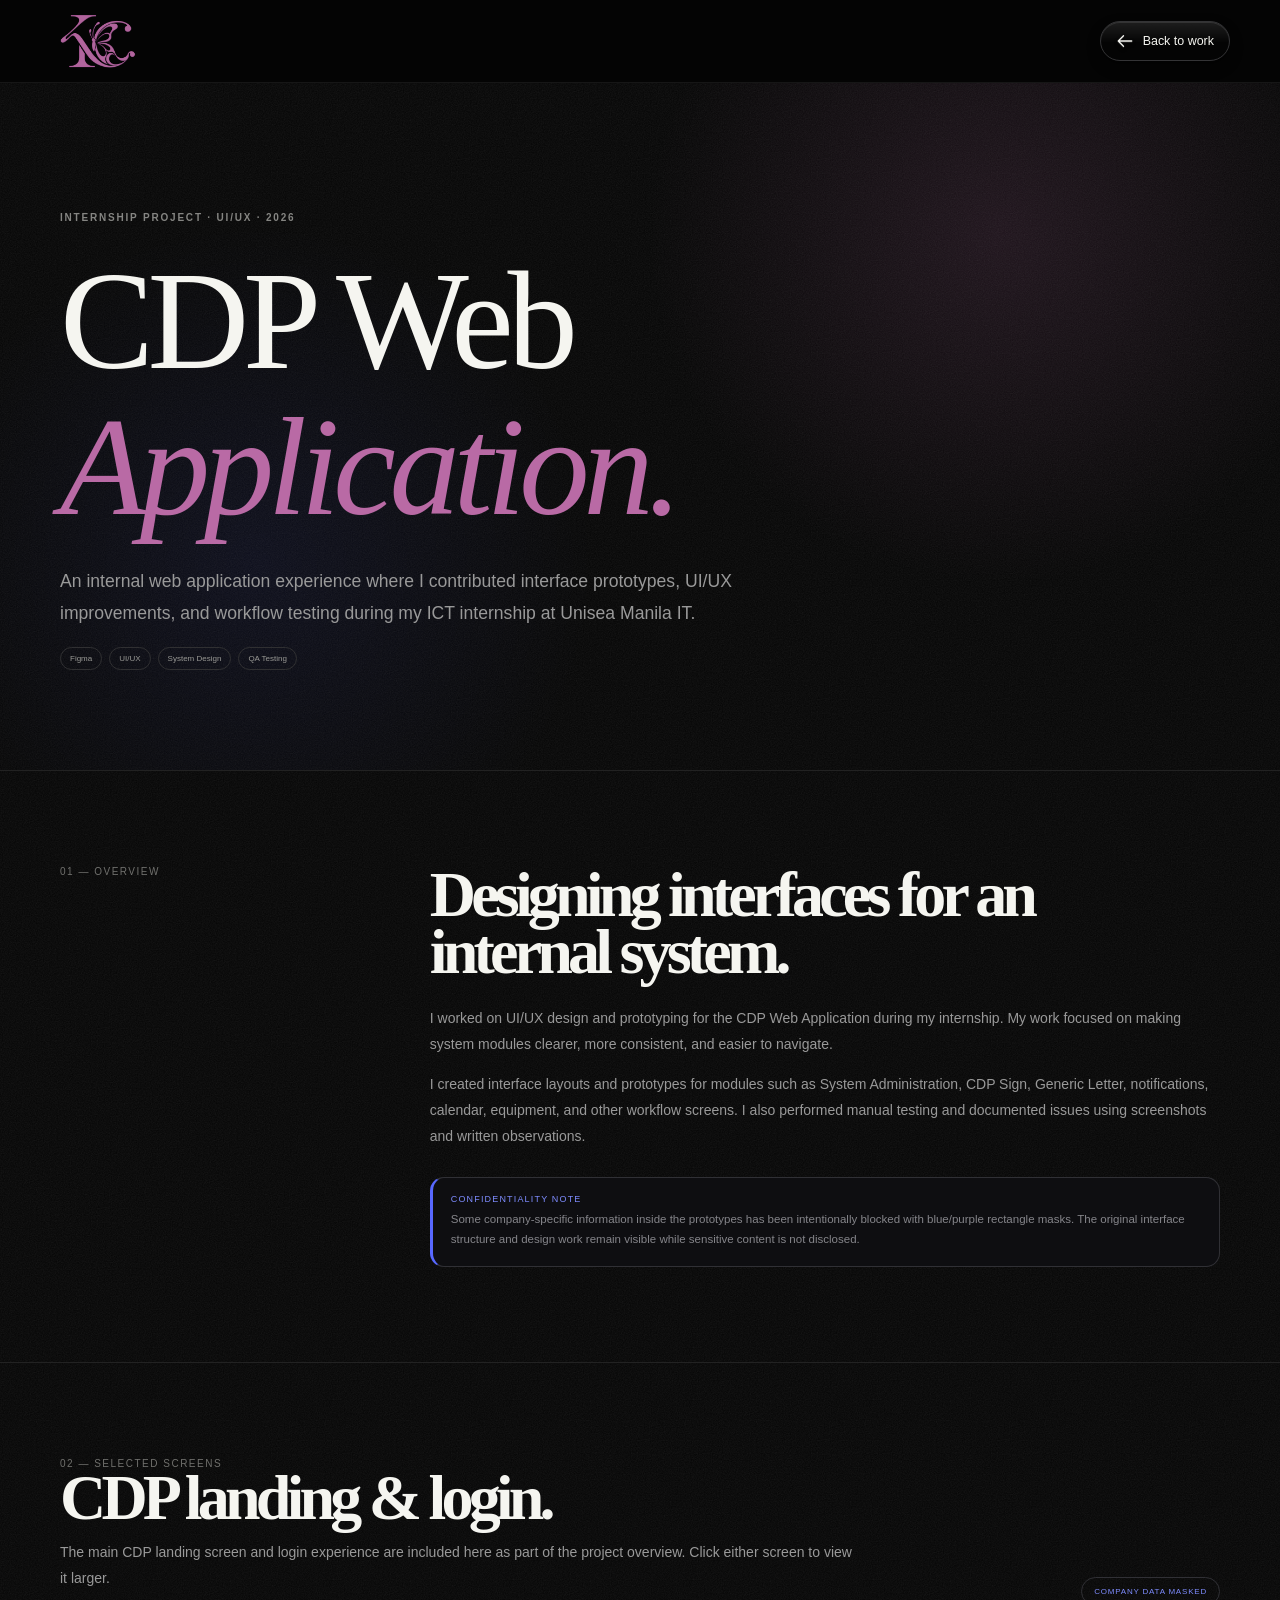
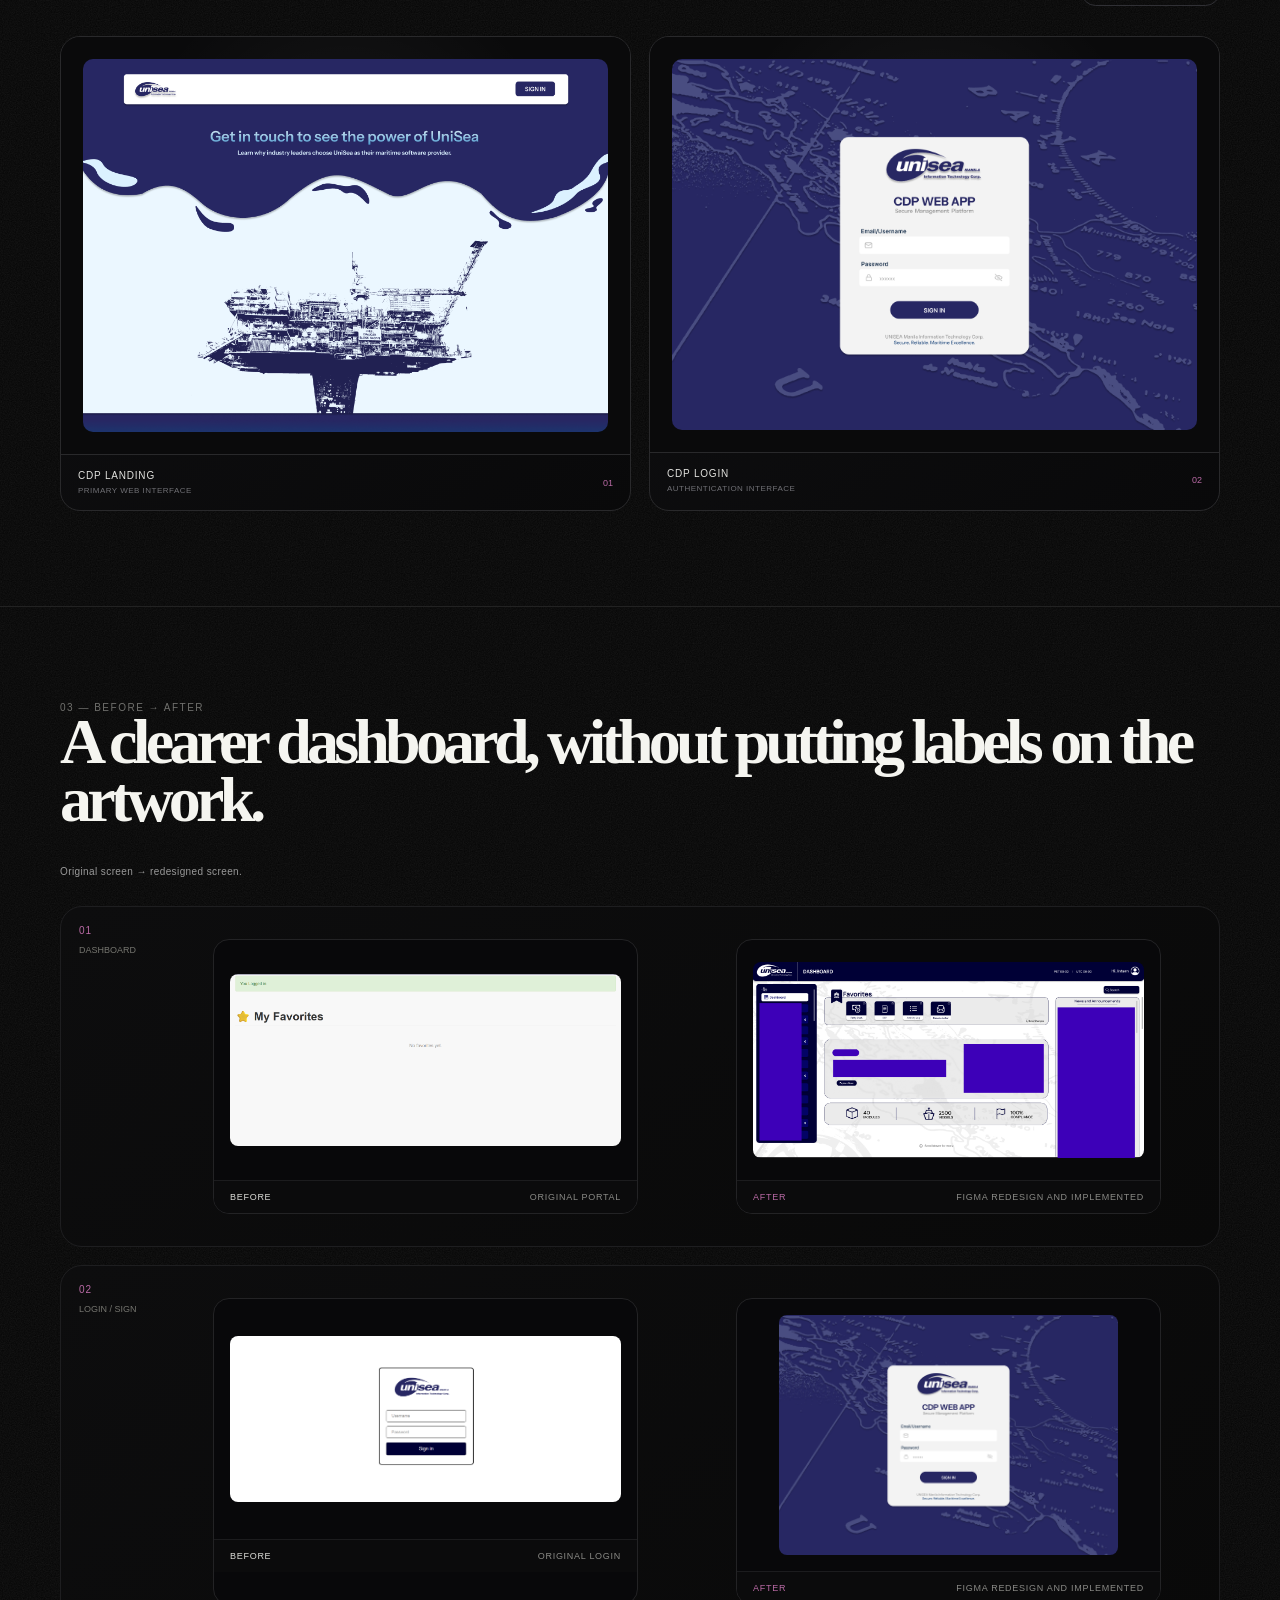
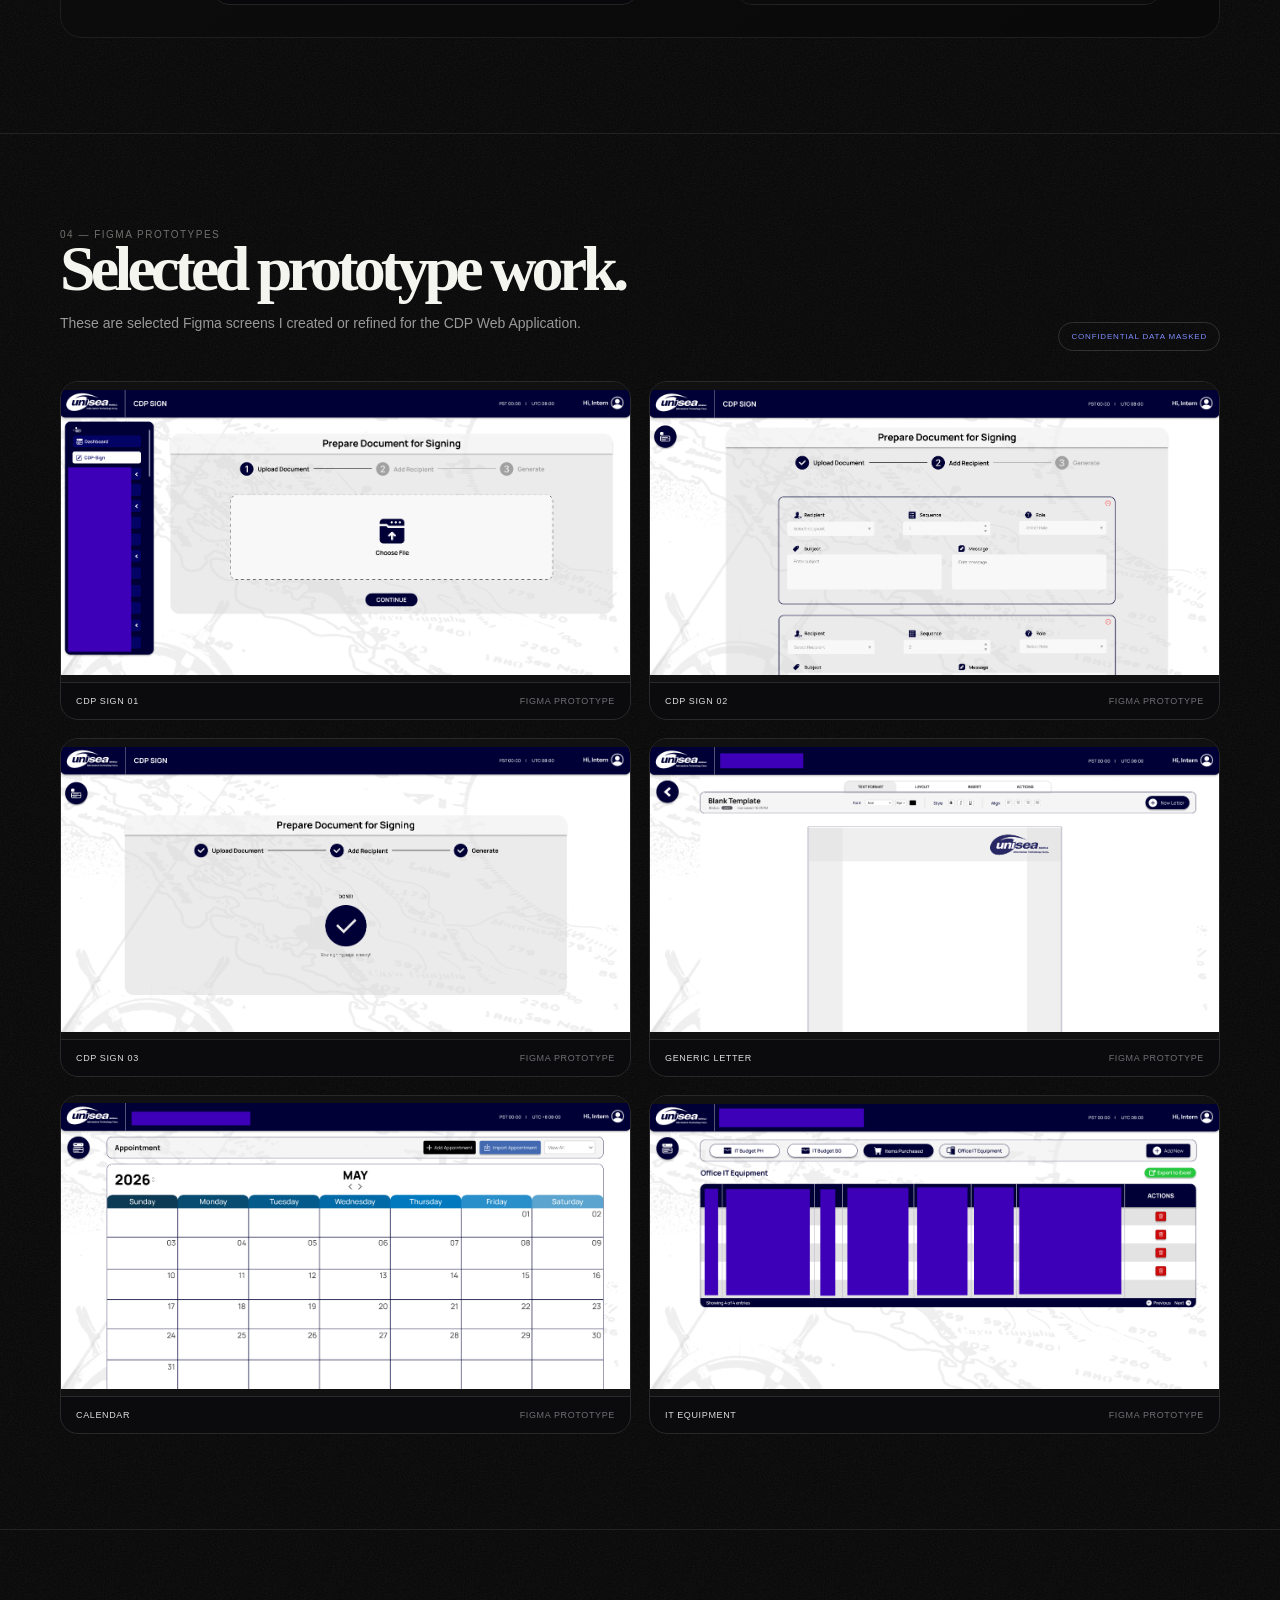
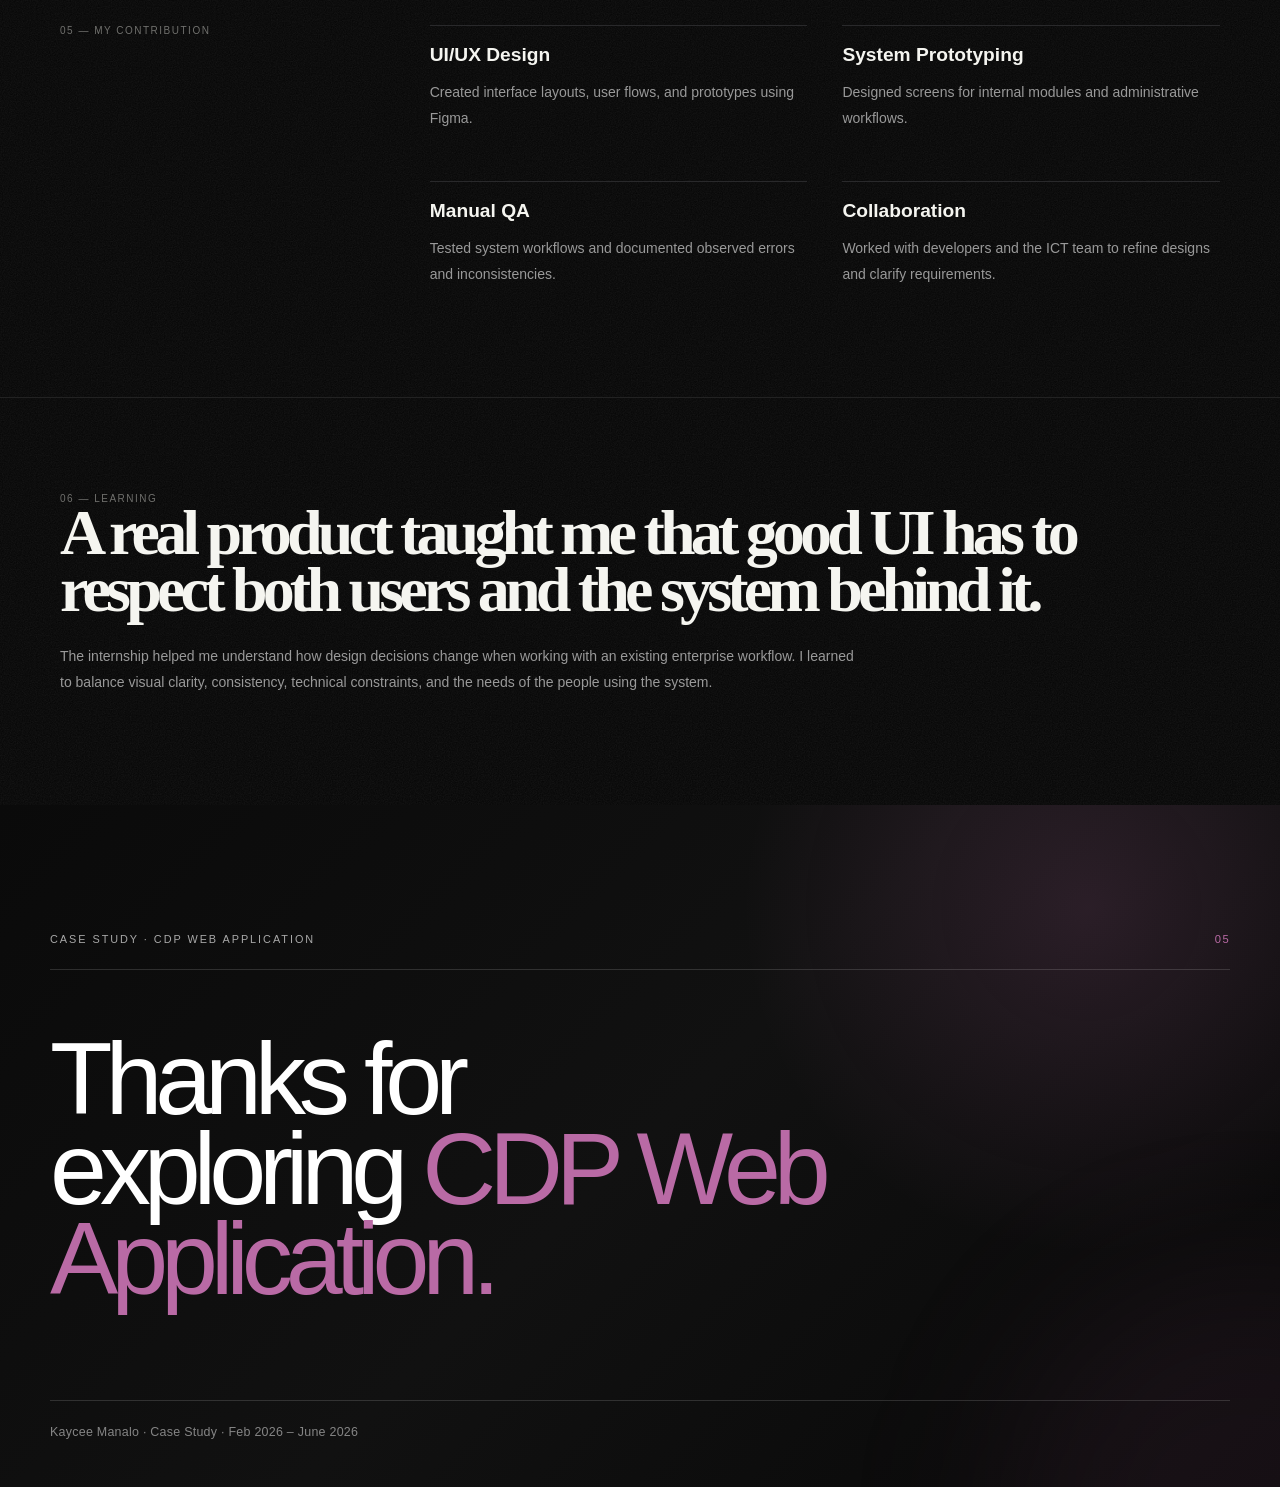
<file: cdp.html>
<!doctype html><html lang="en"><head>
<link rel="icon" type="image/png" href="assets/images/portfolio-butterfly-logo.png"><meta charset="UTF-8"><meta name="viewport" content="width=device-width,initial-scale=1"><meta name="description" content="CDP Web Application case study: Kaycee Manalo's UI/UX prototyping and QA contribution during her ICT internship."><title>CDP Web Application — Case Study | Kaycee Manalo</title><link rel="stylesheet" href="style.css"></head>
<body>
<header id="site-header"><nav class="nav-wrap"><a href="index.html" class="brand"><img class="brand-logo" src="assets/images/portfolio-butterfly-logo.png" alt="Kaycee Manalo logo"></a><a href="index.html?project=cdp#work" class="nav-cta">Back to work ↗</a></nav></header>
<main class="case-page"><section class="case-hero-dark"><div class="container"><div class="eyebrow">INTERNSHIP PROJECT · UI/UX · 2026</div><h1>CDP Web<br><span>Application.</span></h1><p>An internal web application experience where I contributed interface prototypes, UI/UX improvements, and workflow testing during my ICT internship at Unisea Manila IT.</p><div class="tags"><span>Figma</span><span>UI/UX</span><span>System Design</span><span>QA Testing</span></div></div></section>
<section class="case-section"><div class="container case-layout"><div class="case-label">01 — OVERVIEW</div><div><h2>Designing interfaces for an internal system.</h2><p>I worked on UI/UX design and prototyping for the CDP Web Application during my internship. My work focused on making system modules clearer, more consistent, and easier to navigate.</p><p>I created interface layouts and prototypes for modules such as System Administration, CDP Sign, Generic Letter, notifications, calendar, equipment, and other workflow screens. I also performed manual testing and documented issues using screenshots and written observations.</p><div class="confidential-note"><strong>Confidentiality note</strong><span>Some company-specific information inside the prototypes has been intentionally blocked with blue/purple rectangle masks. The original interface structure and design work remain visible while sensitive content is not disclosed.</span></div></div></div></section>

<section class="case-section cdp-featured-screens"><div class="container">
<div class="case-label">02 — SELECTED SCREENS</div>
<div class="prototype-intro"><div><h2>CDP landing &amp; login.</h2><p class="case-copy">The main CDP landing screen and login experience are included here as part of the project overview. Click either screen to view it larger.</p></div><span class="confidential-chip">COMPANY DATA MASKED</span></div>
<div class="cdp-feature-screen-grid">
  <figure class="cdp-feature-screen">
    <button type="button" data-lightbox="assets/images/cdp-landing.png" aria-label="View CDP landing screen">
      <span class="cdp-feature-screen-media"><img src="assets/images/cdp-landing.png" alt="CDP Web landing screen"></span>
    </button>
    <figcaption><div><b>CDP Landing</b><span>Primary web interface</span></div><em>01</em></figcaption>
  </figure>
  <figure class="cdp-feature-screen">
    <button type="button" data-lightbox="assets/images/cdp-login.png" aria-label="View CDP login screen">
      <span class="cdp-feature-screen-media"><img src="assets/images/cdp-login.png" alt="CDP Web login screen"></span>
    </button>
    <figcaption><div><b>CDP Login</b><span>Authentication interface</span></div><em>02</em></figcaption>
  </figure>
</div>
</div></section>

<section class="case-section"><div class="container"><div class="case-label">03 — BEFORE → AFTER</div><h2 class="wide-heading">A clearer dashboard, without putting labels on the artwork.</h2>
<div class="ba-wrap cdp-ba"><p class="ba-note">Original screen → redesigned screen.</p>
<div class="ba-row"><div class="ba-label"><b>01</b><span>Dashboard</span></div><figure class="ba-card"><button type="button" data-lightbox="assets/images/cdp-prototypes/Dashboard (Before).png" aria-label="View CDP dashboard before"><span class="ba-media"><img src="assets/images/cdp-prototypes/Dashboard (Before).png" alt="CDP Web dashboard before redesign"></span><span class="ba-meta"><strong>Before</strong><span>Original portal</span></span></button></figure><figure class="ba-card ba-after"><button type="button" data-lightbox="assets/images/cdp-prototypes/Dashboard (After).png" aria-label="View CDP dashboard after"><span class="ba-media"><img src="assets/images/cdp-prototypes/Dashboard (After).png" alt="CDP Web dashboard after redesign"></span><span class="ba-meta"><strong>After</strong><span>Figma redesign and implemented</span></span></button></figure></div>
<div class="ba-row"><div class="ba-label"><b>02</b><span>Login / Sign</span></div><figure class="ba-card"><button type="button" data-lightbox="assets/images/cdp-prototypes/Login page (Before).png" aria-label="View CDP login before"><span class="ba-media"><img src="assets/images/cdp-prototypes/Login page (Before).png" alt="CDP Web login page before redesign"></span><span class="ba-meta"><strong>Before</strong><span>Original login</span></span></button></figure><figure class="ba-card ba-after"><button type="button" data-lightbox="assets/images/cdp-login.png" aria-label="View CDP Sign prototype"><span class="ba-media"><img src="assets/images/cdp-login.png" alt="CDP Sign Figma prototype"></span><span class="ba-meta"><strong>After</strong><span>Figma redesign and implemented</span></span></button></figure></div></div></div></section>

<section class="case-section"><div class="container"><div class="case-label">04 — FIGMA PROTOTYPES</div><div class="prototype-intro"><div><h2>Selected prototype work.</h2><p class="case-copy">These are selected Figma screens I created or refined for the CDP Web Application.</p></div><span class="confidential-chip">CONFIDENTIAL DATA MASKED</span></div><div class="cdp-prototype-grid">
<figure><button type="button" data-lightbox="assets/images/cdp-prototypes/Cdp Sign 1.png"><img src="assets/images/cdp-prototypes/Cdp Sign 1.png" alt="CDP Sign prototype 1"></button><figcaption><b>CDP Sign 01</b><span>Figma prototype</span></figcaption></figure>
<figure><button type="button" data-lightbox="assets/images/cdp-prototypes/Cdp Sign 2.png"><img src="assets/images/cdp-prototypes/Cdp Sign 2.png" alt="CDP Sign prototype 2"></button><figcaption><b>CDP Sign 02</b><span>Figma prototype</span></figcaption></figure>
<figure><button type="button" data-lightbox="assets/images/cdp-prototypes/Cdp Sign 3.png"><img src="assets/images/cdp-prototypes/Cdp Sign 3.png" alt="CDP Sign prototype 3"></button><figcaption><b>CDP Sign 03</b><span>Figma prototype</span></figcaption></figure>
<figure><button type="button" data-lightbox="assets/images/cdp-prototypes/Generic Letter.png"><img src="assets/images/cdp-prototypes/Generic Letter.png" alt="Generic Letter prototype"></button><figcaption><b>Generic Letter</b><span>Figma prototype</span></figcaption></figure>
<figure><button type="button" data-lightbox="assets/images/cdp-prototypes/Calendar.png"><img src="assets/images/cdp-prototypes/Calendar.png" alt="Calendar prototype"></button><figcaption><b>Calendar</b><span>Figma prototype</span></figcaption></figure>
<figure><button type="button" data-lightbox="assets/images/cdp-prototypes/IT Equipment.png"><img src="assets/images/cdp-prototypes/IT Equipment.png" alt="IT Equipment prototype"></button><figcaption><b>IT Equipment</b><span>Figma prototype</span></figcaption></figure>
</div></div></section>

<section class="case-section"><div class="container case-layout"><div class="case-label">05 — MY CONTRIBUTION</div><div class="contrib-grid"><div><b>UI/UX Design</b><p>Created interface layouts, user flows, and prototypes using Figma.</p></div><div><b>System Prototyping</b><p>Designed screens for internal modules and administrative workflows.</p></div><div><b>Manual QA</b><p>Tested system workflows and documented observed errors and inconsistencies.</p></div><div><b>Collaboration</b><p>Worked with developers and the ICT team to refine designs and clarify requirements.</p></div></div></div></section>
<section class="case-section"><div class="container"><div class="case-label">06 — LEARNING</div><h2 class="wide-heading">A real product taught me that good UI has to respect both users and the system behind it.</h2><p class="case-copy">The internship helped me understand how design decisions change when working with an existing enterprise workflow. I learned to balance visual clarity, consistency, technical constraints, and the needs of the people using the system.</p></div></section></main>
<footer class="tb-footer"><div class="tb-container"><div class="tb-footer-top"><span class="tb-footer-label">CASE STUDY · CDP WEB APPLICATION</span><span class="tb-footer-number">05</span></div><h2>Thanks for<br>exploring <span>CDP Web Application.</span></h2><div class="tb-footer-bottom"><p>Kaycee Manalo · Case Study · Feb 2026 – June 2026</p></div></div></footer>
<div id="lightbox" class="lightbox" aria-hidden="true"><button id="close-lightbox">×</button><img id="lightbox-img" alt="Expanded portfolio item"></div>
<script>
const lightbox=document.getElementById('lightbox'),lightboxImg=document.getElementById('lightbox-img');
document.querySelectorAll('[data-lightbox]').forEach(el=>el.addEventListener('click',()=>{if(!lightbox||!lightboxImg)return;lightboxImg.src=el.dataset.lightbox;lightbox.classList.add('open');lightbox.setAttribute('aria-hidden','false')}));
function closeBox(){lightbox?.classList.remove('open');if(lightboxImg)lightboxImg.src='';lightbox?.setAttribute('aria-hidden','true')}
document.getElementById('close-lightbox')?.addEventListener('click',closeBox);lightbox?.addEventListener('click',e=>{if(e.target===lightbox)closeBox()});document.addEventListener('keydown',e=>e.key==='Escape'&&closeBox());
</script><script src="back-to-top.js"></script><script src="button-icons.js"></script></body></html>
</file>
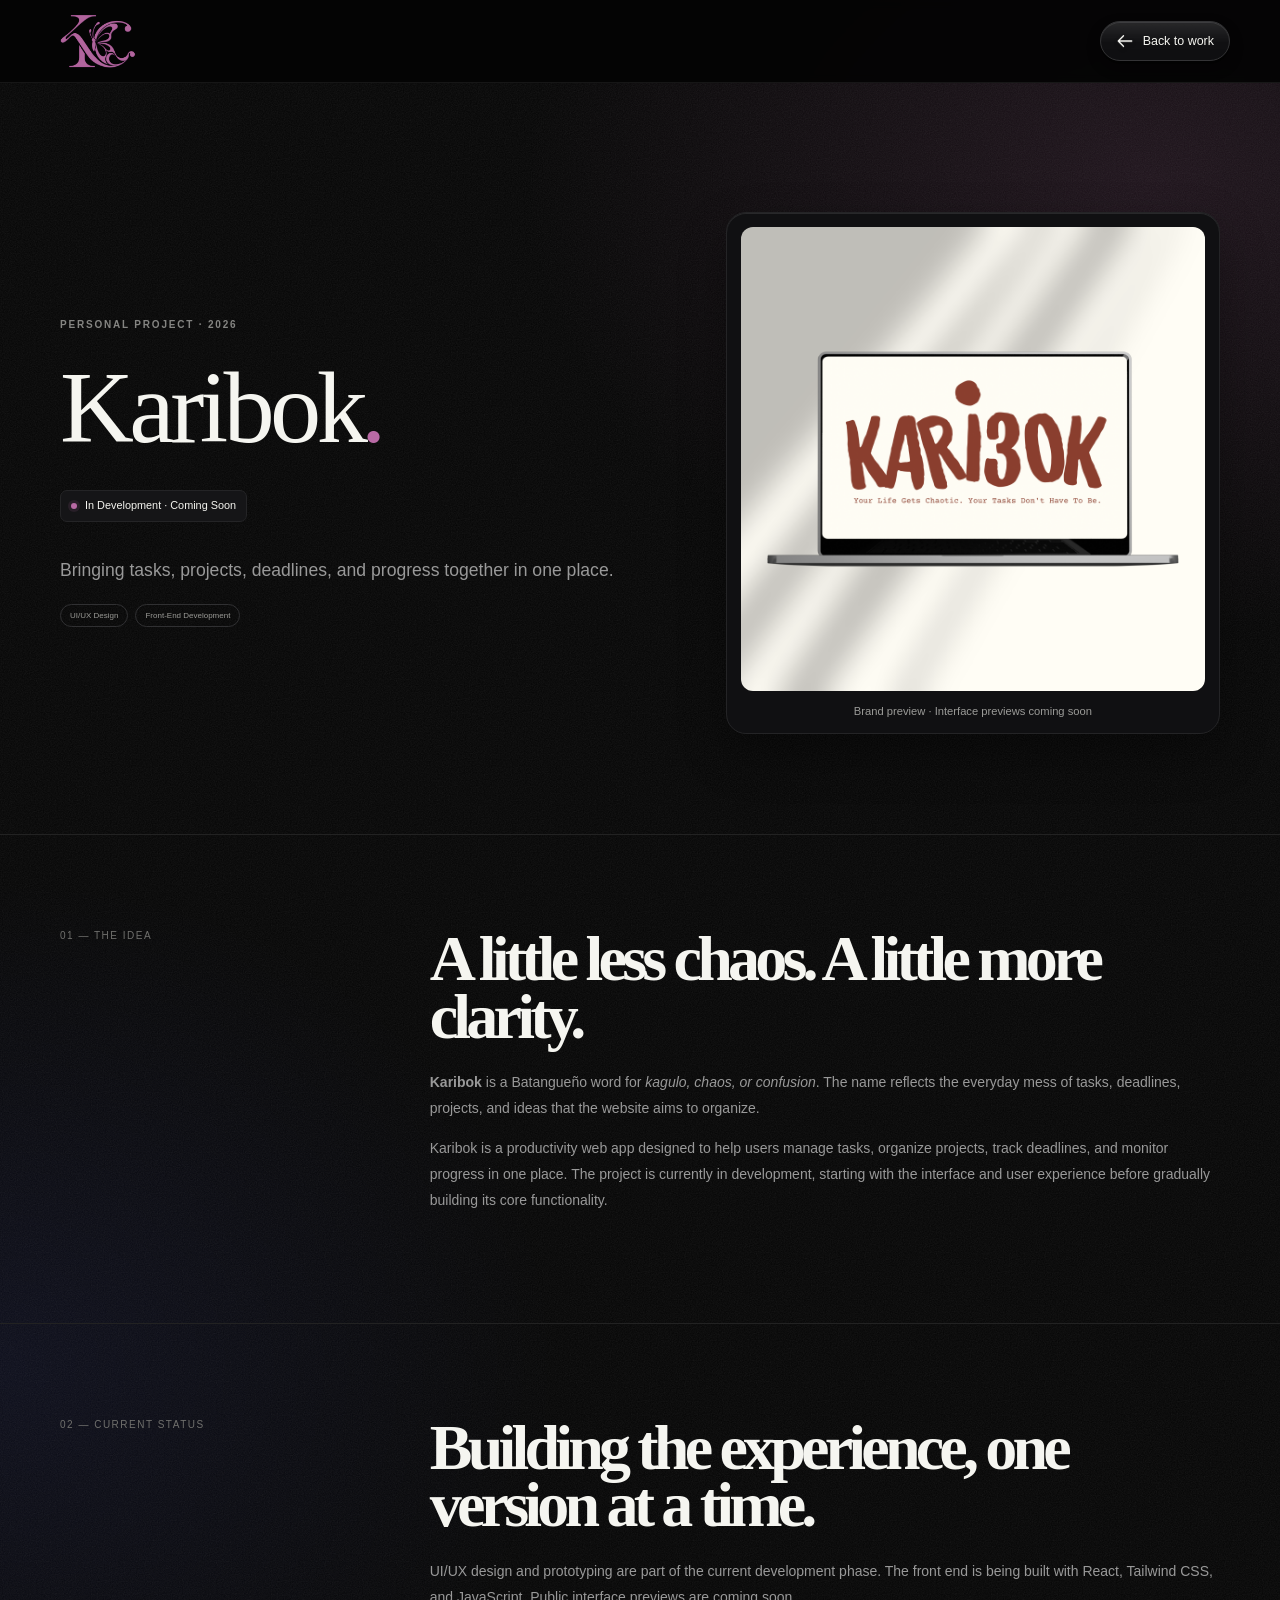
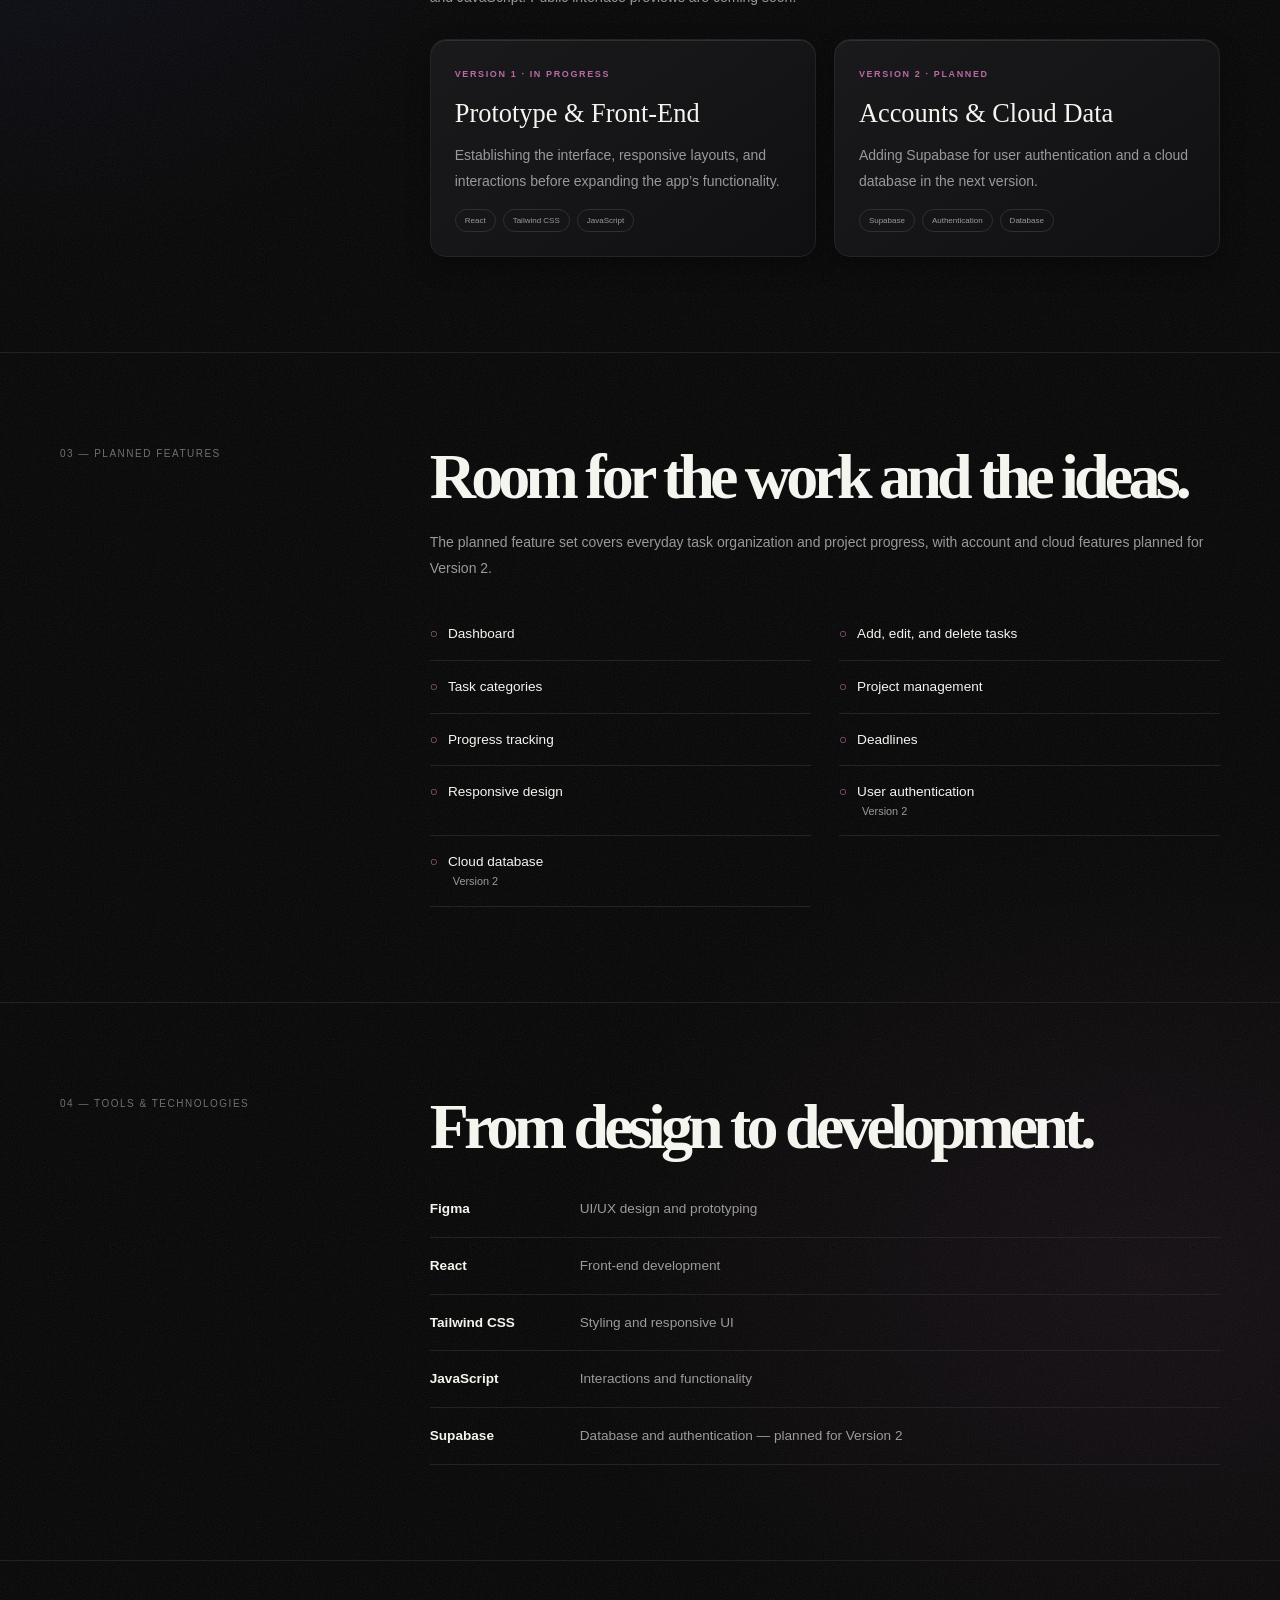
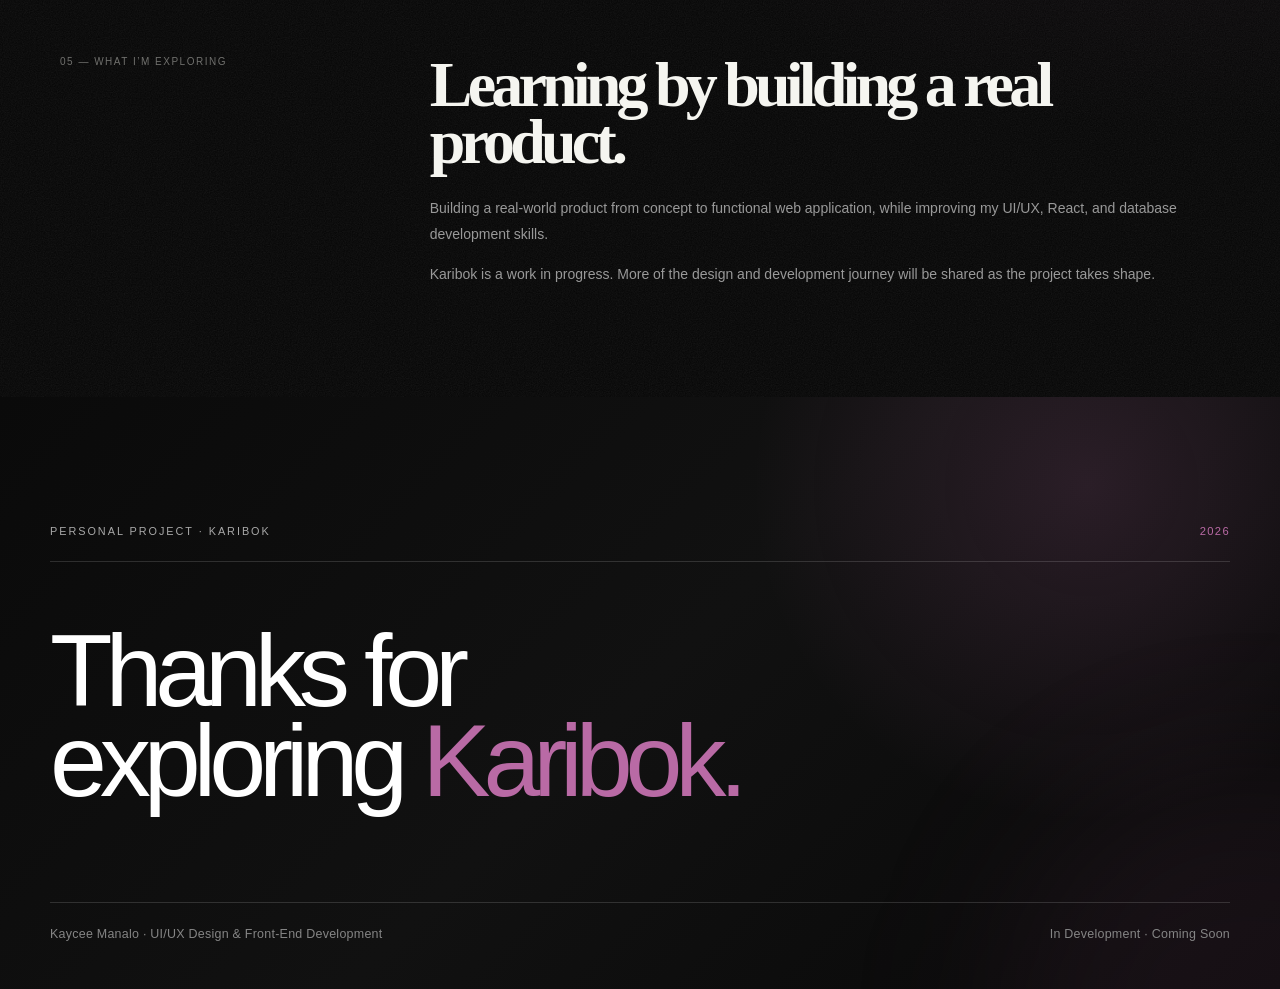
<file: karibok.html>
<!doctype html>
<html lang="en">
<head>
<link rel="icon" type="image/png" href="assets/images/portfolio-butterfly-logo.png">
  <meta charset="UTF-8">
  <meta name="viewport" content="width=device-width, initial-scale=1">
  <meta name="description" content="Karibok: a personal productivity web app by Kaycee Manalo. UI/UX design and React front-end development, currently in progress.">
  <title>Karibok — Work in Progress | Kaycee Manalo</title>
  <link rel="stylesheet" href="style.css">
</head>
<body id="top">
  <header id="site-header">
    <nav class="nav-wrap" aria-label="Project navigation">
      <a href="index.html" class="brand"><img class="brand-logo" src="assets/images/portfolio-butterfly-logo.png" alt="Kaycee Manalo logo"></a>
      <a href="index.html?project=karibok#work" class="nav-cta karibok-back">Back to work ↗</a>
    </nav>
  </header>
  <main class="case-page karibok-page">
    <section class="case-hero-dark">
      <div class="container karibok-hero-grid">
        <div>
          <div class="eyebrow">PERSONAL PROJECT · 2026</div>
          <h1>Karibok<span>.</span></h1>
          <div class="project-status"><i aria-hidden="true"></i>In Development · Coming Soon</div>
          <p>Bringing tasks, projects, deadlines, and progress together in one place.</p>
          <div class="tags"><span>UI/UX Design</span><span>Front-End Development</span></div>
        </div>
        <figure class="karibok-brand-preview">
          <img src="assets/images/karibok-logo.png" alt="Karibok branding displayed on a laptop" width="2000" height="2000">
          <figcaption>Brand preview · Interface previews coming soon</figcaption>
        </figure>
      </div>
    </section>
    <section class="case-section">
      <div class="container case-layout">
        <div class="case-label">01 — THE IDEA</div>
        <div>
          <h2>A little less chaos. A little more clarity.</h2>
          <p><strong>Karibok</strong> is a Batangueño word for <em>kagulo, chaos, or confusion</em>. The name reflects the everyday mess of tasks, deadlines, projects, and ideas that the website aims to organize.</p>
          <p>Karibok is a productivity web app designed to help users manage tasks, organize projects, track deadlines, and monitor progress in one place. The project is currently in development, starting with the interface and user experience before gradually building its core functionality.</p>
        </div>
      </div>
    </section>
    <section class="case-section">
      <div class="container case-layout">
        <div class="case-label">02 — CURRENT STATUS</div>
        <div>
          <h2>Building the experience, one version at a time.</h2>
          <p>UI/UX design and prototyping are part of the current development phase. The front end is being built with React, Tailwind CSS, and JavaScript. Public interface previews are coming soon.</p>
          <div class="karibok-version-grid">
            <article><span class="eyebrow">VERSION 1 · IN PROGRESS</span><h3>Prototype &amp; Front-End</h3><p>Establishing the interface, responsive layouts, and interactions before expanding the app’s functionality.</p><div class="tags"><span>React</span><span>Tailwind CSS</span><span>JavaScript</span></div></article>
            <article><span class="eyebrow">VERSION 2 · PLANNED</span><h3>Accounts &amp; Cloud Data</h3><p>Adding Supabase for user authentication and a cloud database in the next version.</p><div class="tags"><span>Supabase</span><span>Authentication</span><span>Database</span></div></article>
          </div>
        </div>
      </div>
    </section>
    <section class="case-section">
      <div class="container case-layout">
        <div class="case-label">03 — PLANNED FEATURES</div>
        <div>
          <h2>Room for the work and the ideas.</h2>
          <p>The planned feature set covers everyday task organization and project progress, with account and cloud features planned for Version 2.</p>
          <ul class="karibok-features"><li>Dashboard</li><li>Add, edit, and delete tasks</li><li>Task categories</li><li>Project management</li><li>Progress tracking</li><li>Deadlines</li><li>Responsive design</li><li>User authentication <small>Version 2</small></li><li>Cloud database <small>Version 2</small></li></ul>
        </div>
      </div>
    </section>
    <section class="case-section">
      <div class="container case-layout">
        <div class="case-label">04 — TOOLS &amp; TECHNOLOGIES</div>
        <div><h2>From design to development.</h2><dl class="karibok-tools"><div><dt>Figma</dt><dd>UI/UX design and prototyping</dd></div><div><dt>React</dt><dd>Front-end development</dd></div><div><dt>Tailwind CSS</dt><dd>Styling and responsive UI</dd></div><div><dt>JavaScript</dt><dd>Interactions and functionality</dd></div><div><dt>Supabase</dt><dd>Database and authentication — planned for Version 2</dd></div></dl></div>
      </div>
    </section>
    <section class="case-section">
      <div class="container case-layout"><div class="case-label">05 — WHAT I’M EXPLORING</div><div><h2>Learning by building a real product.</h2><p>Building a real-world product from concept to functional web application, while improving my UI/UX, React, and database development skills.</p><p>Karibok is a work in progress. More of the design and development journey will be shared as the project takes shape.</p></div></div>
    </section>
  </main>
  <footer class="tb-footer">
    <div class="tb-container">
      <div class="tb-footer-top"><span class="tb-footer-label">PERSONAL PROJECT · KARIBOK</span><span class="tb-footer-number">2026</span></div>
      <h2>Thanks for<br>exploring <span>Karibok.</span></h2>
      <div class="tb-footer-bottom"><p>Kaycee Manalo · UI/UX Design &amp; Front-End Development</p><p>In Development · Coming Soon</p></div>
    </div>
  </footer>
  <script src="back-to-top.js"></script>
  <script src="button-icons.js"></script>
</body>
</html>
</file>
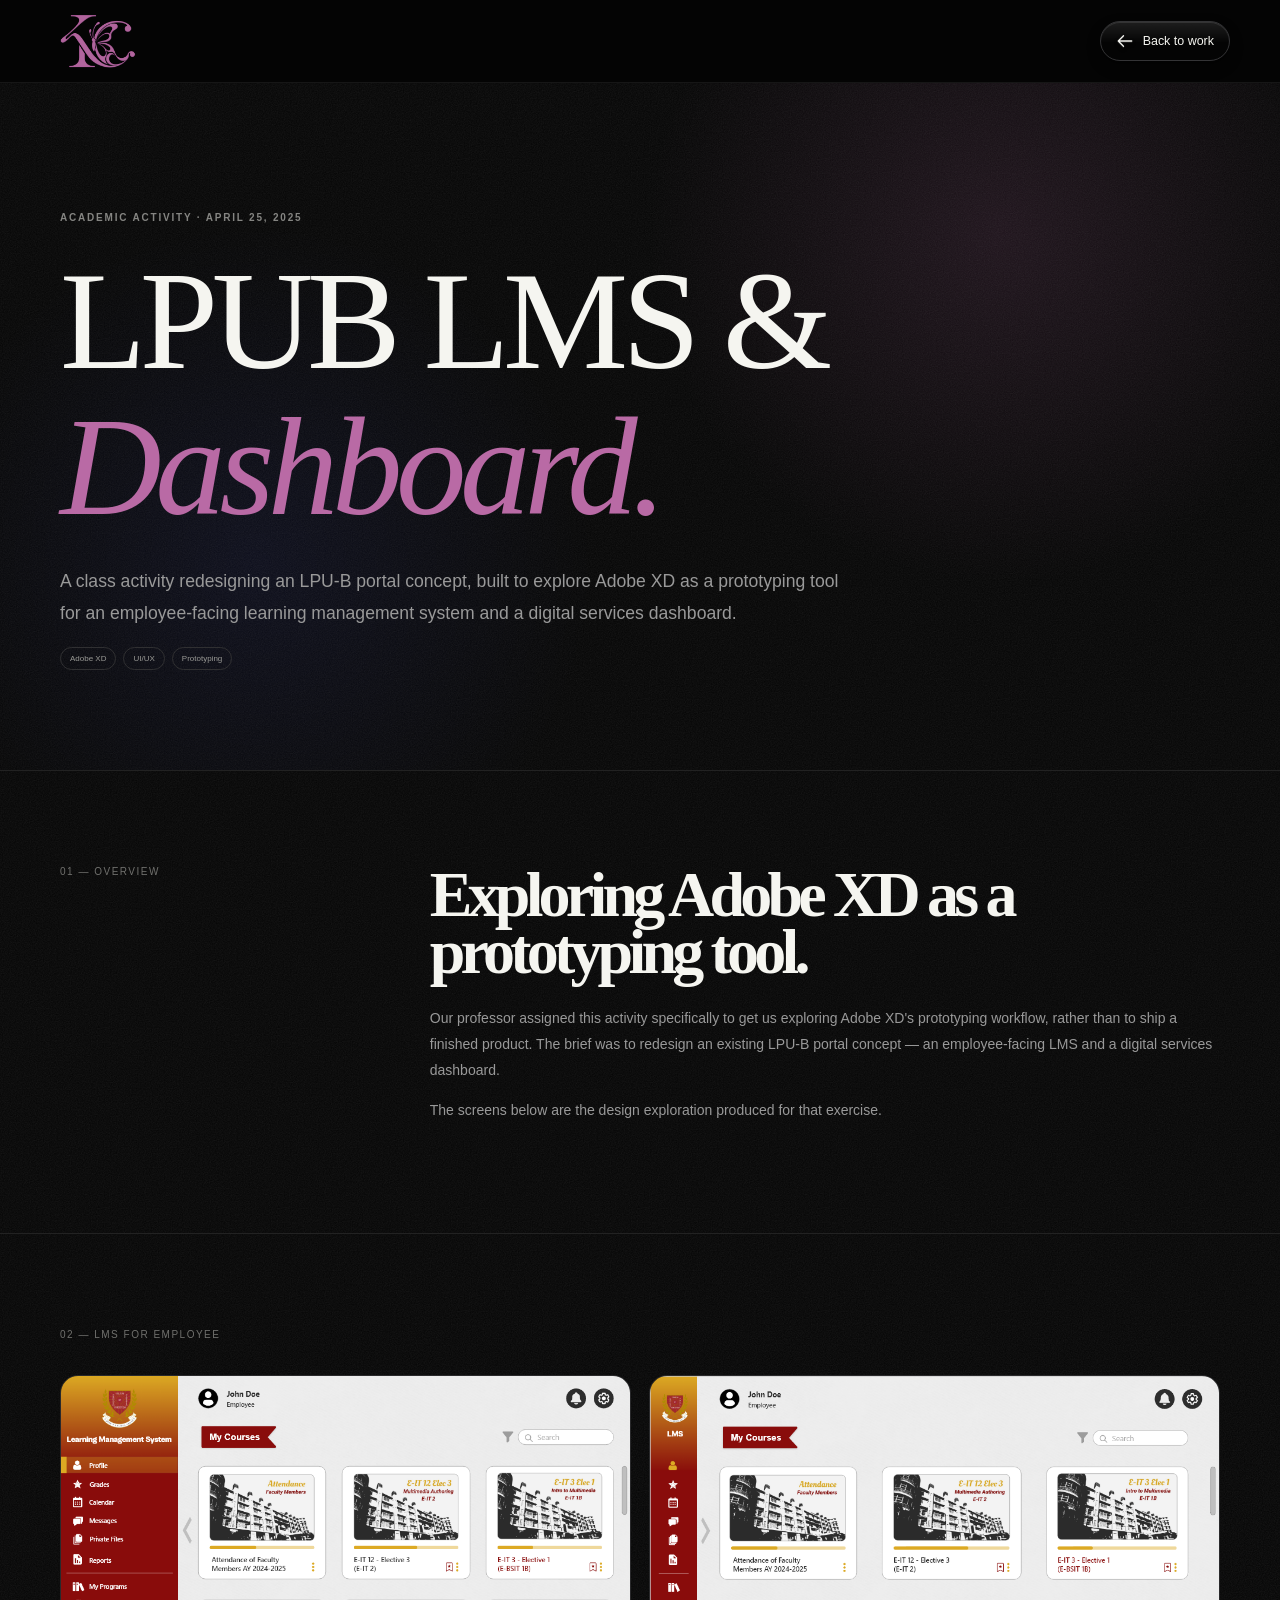
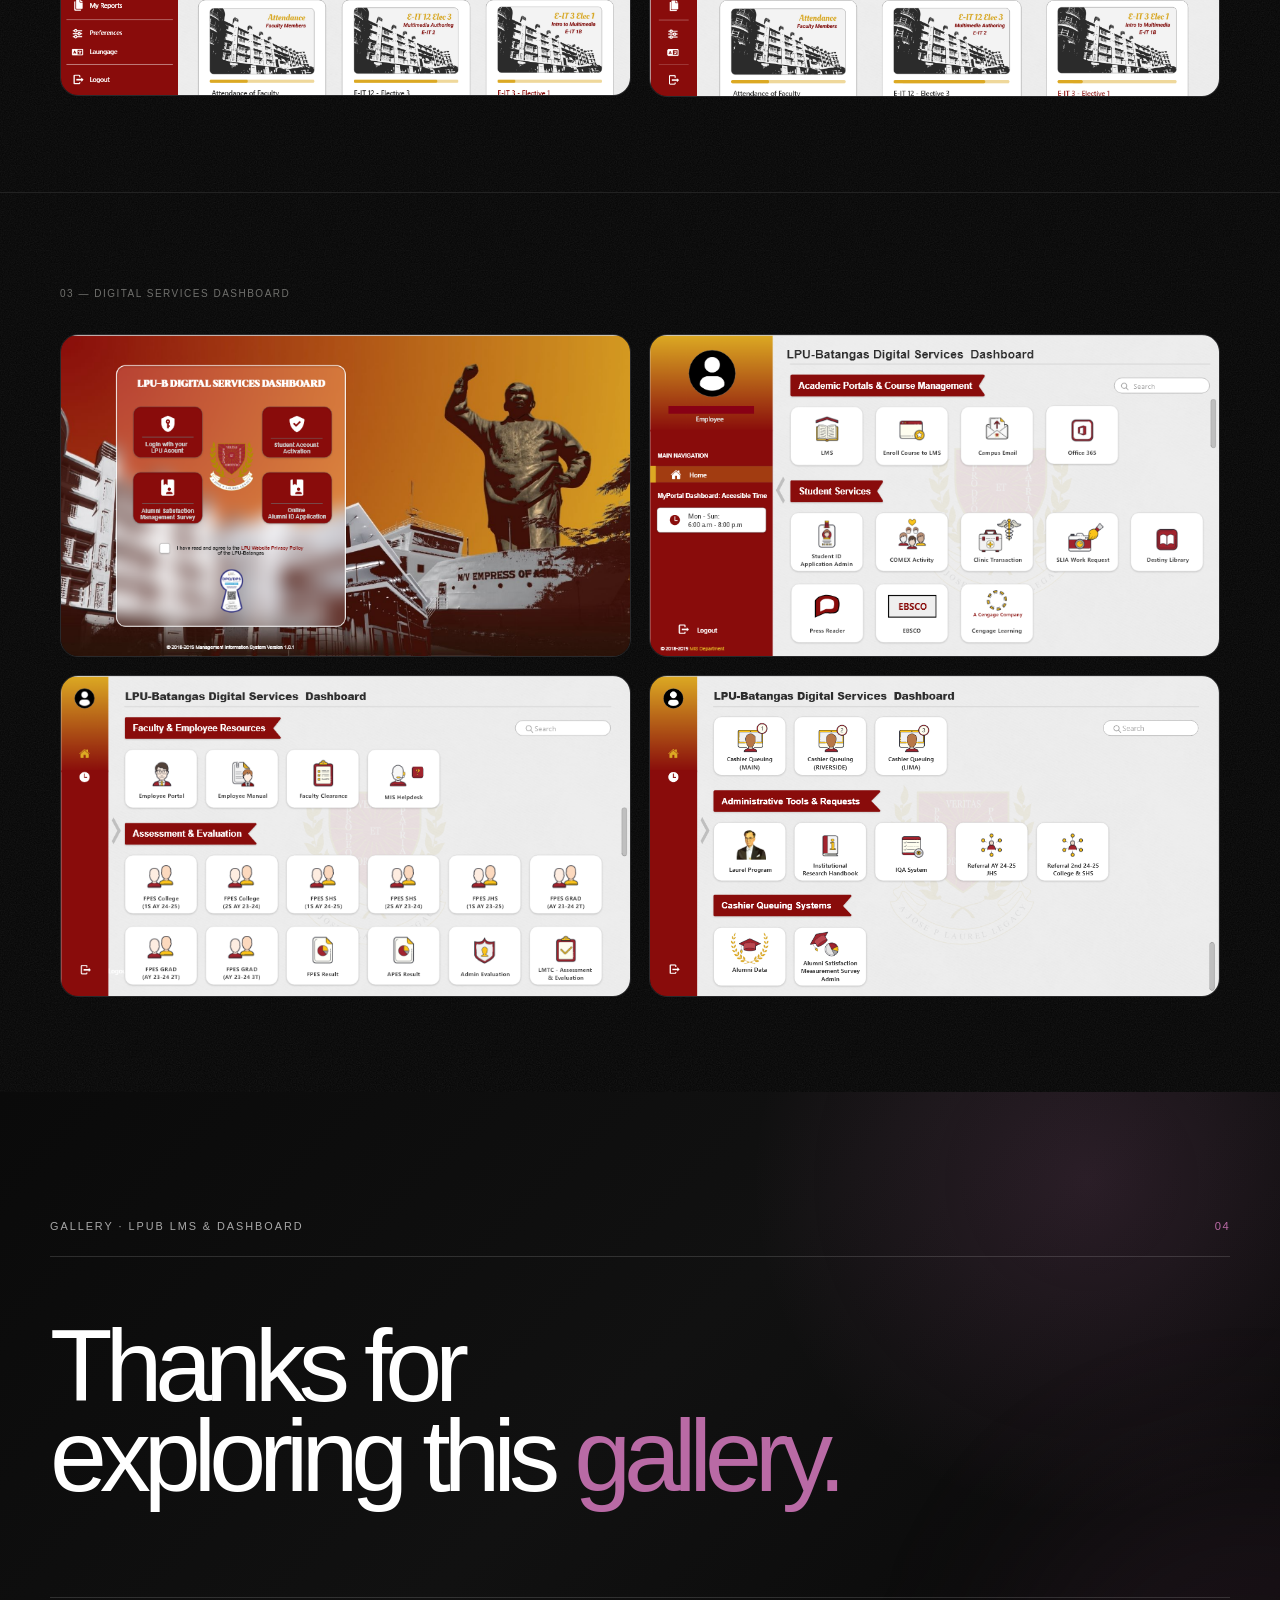
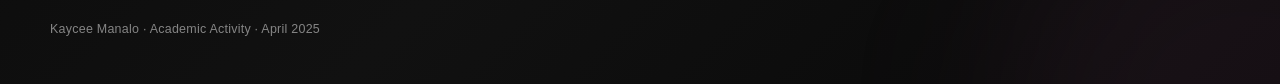
<file: lpub-lms.html>
<!doctype html><html lang="en"><head>
<link rel="icon" type="image/png" href="assets/images/portfolio-butterfly-logo.png"><meta charset="UTF-8"><meta name="viewport" content="width=device-width,initial-scale=1"><title>LPUB LMS &amp; Digital Services Dashboard — Gallery | Kaycee Manalo</title><link rel="stylesheet" href="style.css"></head><body><header id="site-header"><nav class="nav-wrap"><a href="index.html" class="brand"><img class="brand-logo" src="assets/images/portfolio-butterfly-logo.png" alt="Kaycee Manalo logo"></a><a href="index.html?project=lpub-lms#work" class="nav-cta">Back to work ↗</a></nav></header><main class="case-page"><section class="case-hero-dark"><div class="container"><div class="eyebrow">ACADEMIC ACTIVITY · APRIL 25, 2025</div><h1>LPUB LMS &amp;<br><span>Dashboard.</span></h1><p>A class activity redesigning an LPU-B portal concept, built to explore Adobe XD as a prototyping tool for an employee-facing learning management system and a digital services dashboard.</p><div class="tags"><span>Adobe XD</span><span>UI/UX</span><span>Prototyping</span></div></div></section><section class="case-section"><div class="container case-layout"><div class="case-label">01 — OVERVIEW</div><div><h2>Exploring Adobe XD as a prototyping tool.</h2><p>Our professor assigned this activity specifically to get us exploring Adobe XD's prototyping workflow, rather than to ship a finished product. The brief was to redesign an existing LPU-B portal concept — an employee-facing LMS and a digital services dashboard.</p><p>The screens below are the design exploration produced for that exercise.</p></div></div></section><section class="case-section"><div class="container"><div class="case-label">02 — LMS FOR EMPLOYEE</div><div class="case-gallery"><img src="assets/images/lpub-lms-1.png" alt="LPUB LMS for Employee, screen 1"><img src="assets/images/lpub-lms-2.png" alt="LPUB LMS for Employee, screen 2"></div></div></section><section class="case-section"><div class="container"><div class="case-label">03 — DIGITAL SERVICES DASHBOARD</div><div class="case-gallery"><img src="assets/images/lpub-dashboard-1.png" alt="LPUB Digital Services Dashboard, screen 1"><img src="assets/images/lpub-dashboard-2.png" alt="LPUB Digital Services Dashboard, screen 2"><img src="assets/images/lpub-dashboard-3.png" alt="LPUB Digital Services Dashboard, screen 3"><img src="assets/images/lpub-dashboard-4.png" alt="LPUB Digital Services Dashboard, screen 4"></div></div></section></main>

<footer class="tb-footer">
    <div class="tb-container">
        <div class="tb-footer-top">
            <span class="tb-footer-label">GALLERY · LPUB LMS &amp; DASHBOARD</span>
            <span class="tb-footer-number">04</span>
        </div>

        <h2>
            Thanks for<br>
            exploring this <span>gallery.</span>
        </h2>

        <div class="tb-footer-bottom">
            <p>Kaycee Manalo · Academic Activity · April 2025</p>
        </div>
    </div>
</footer>

<script src="back-to-top.js"></script><script src="button-icons.js"></script></body></html>
</file>
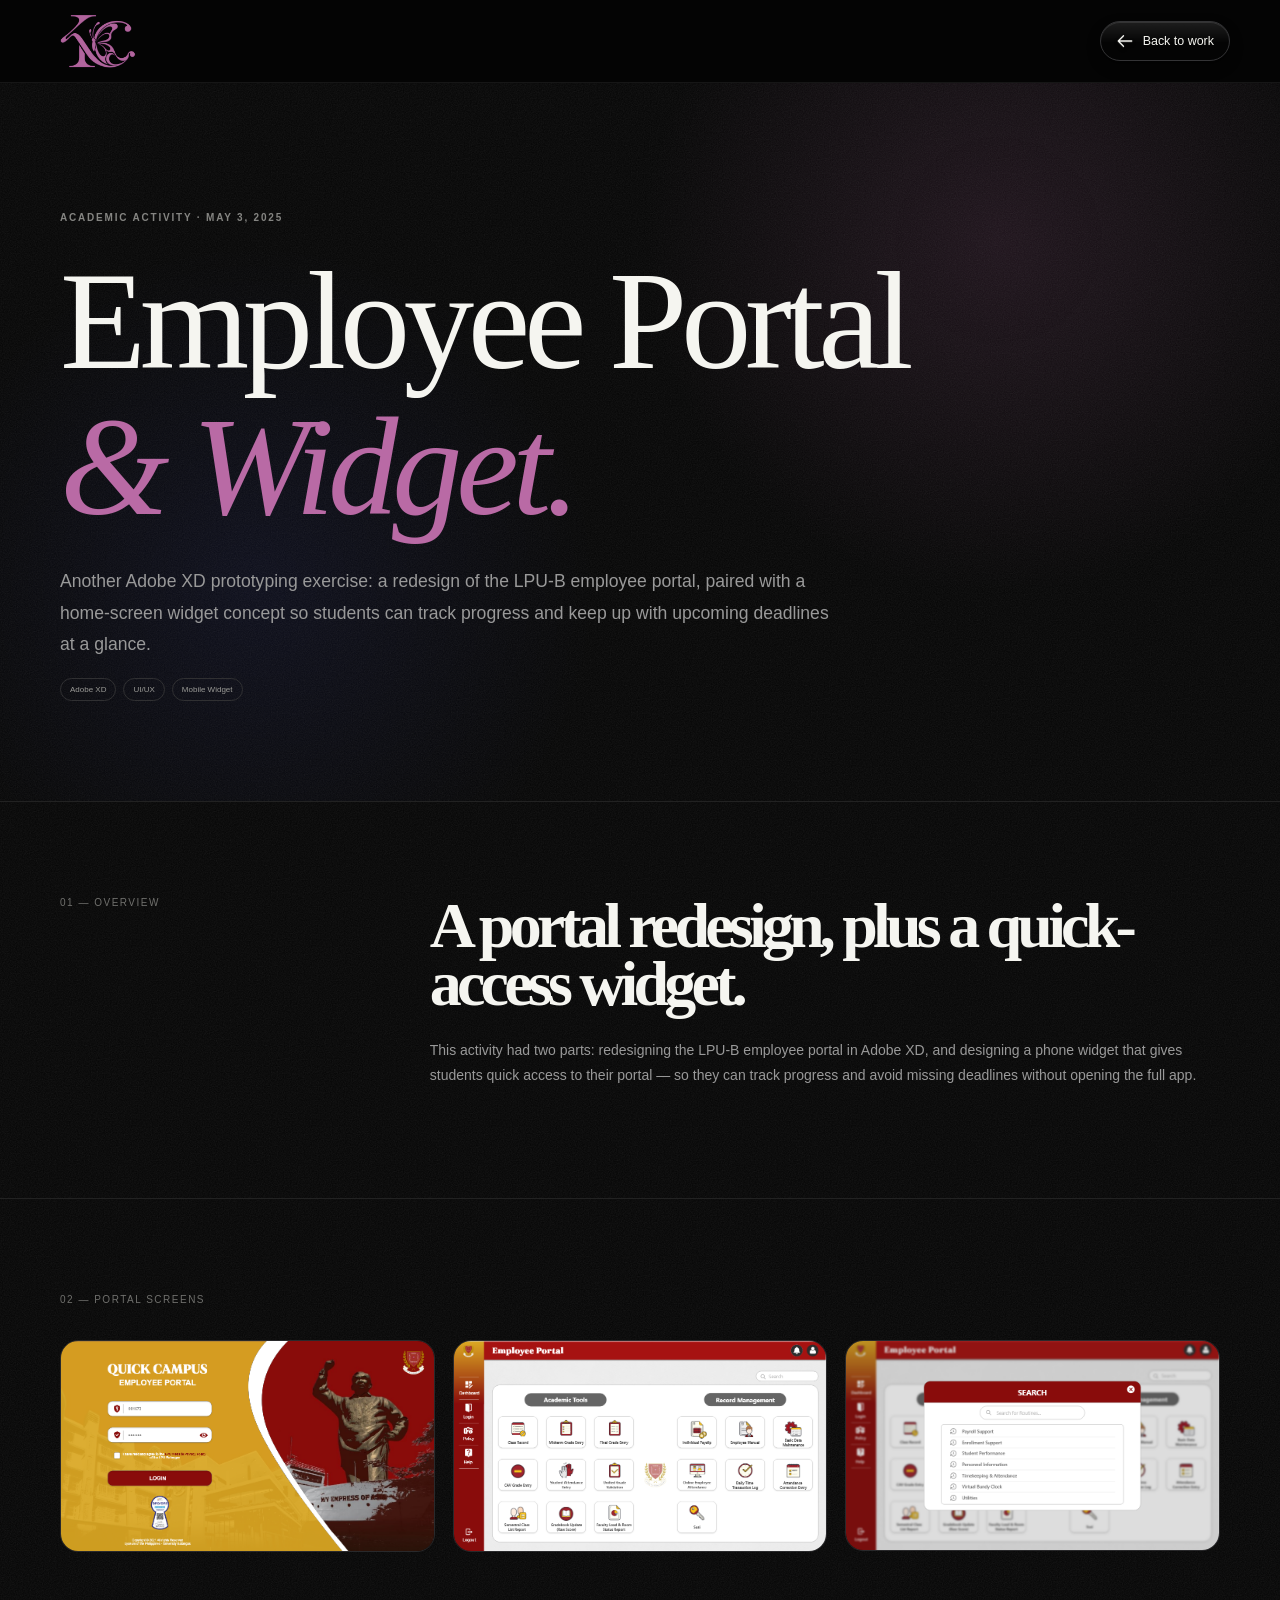
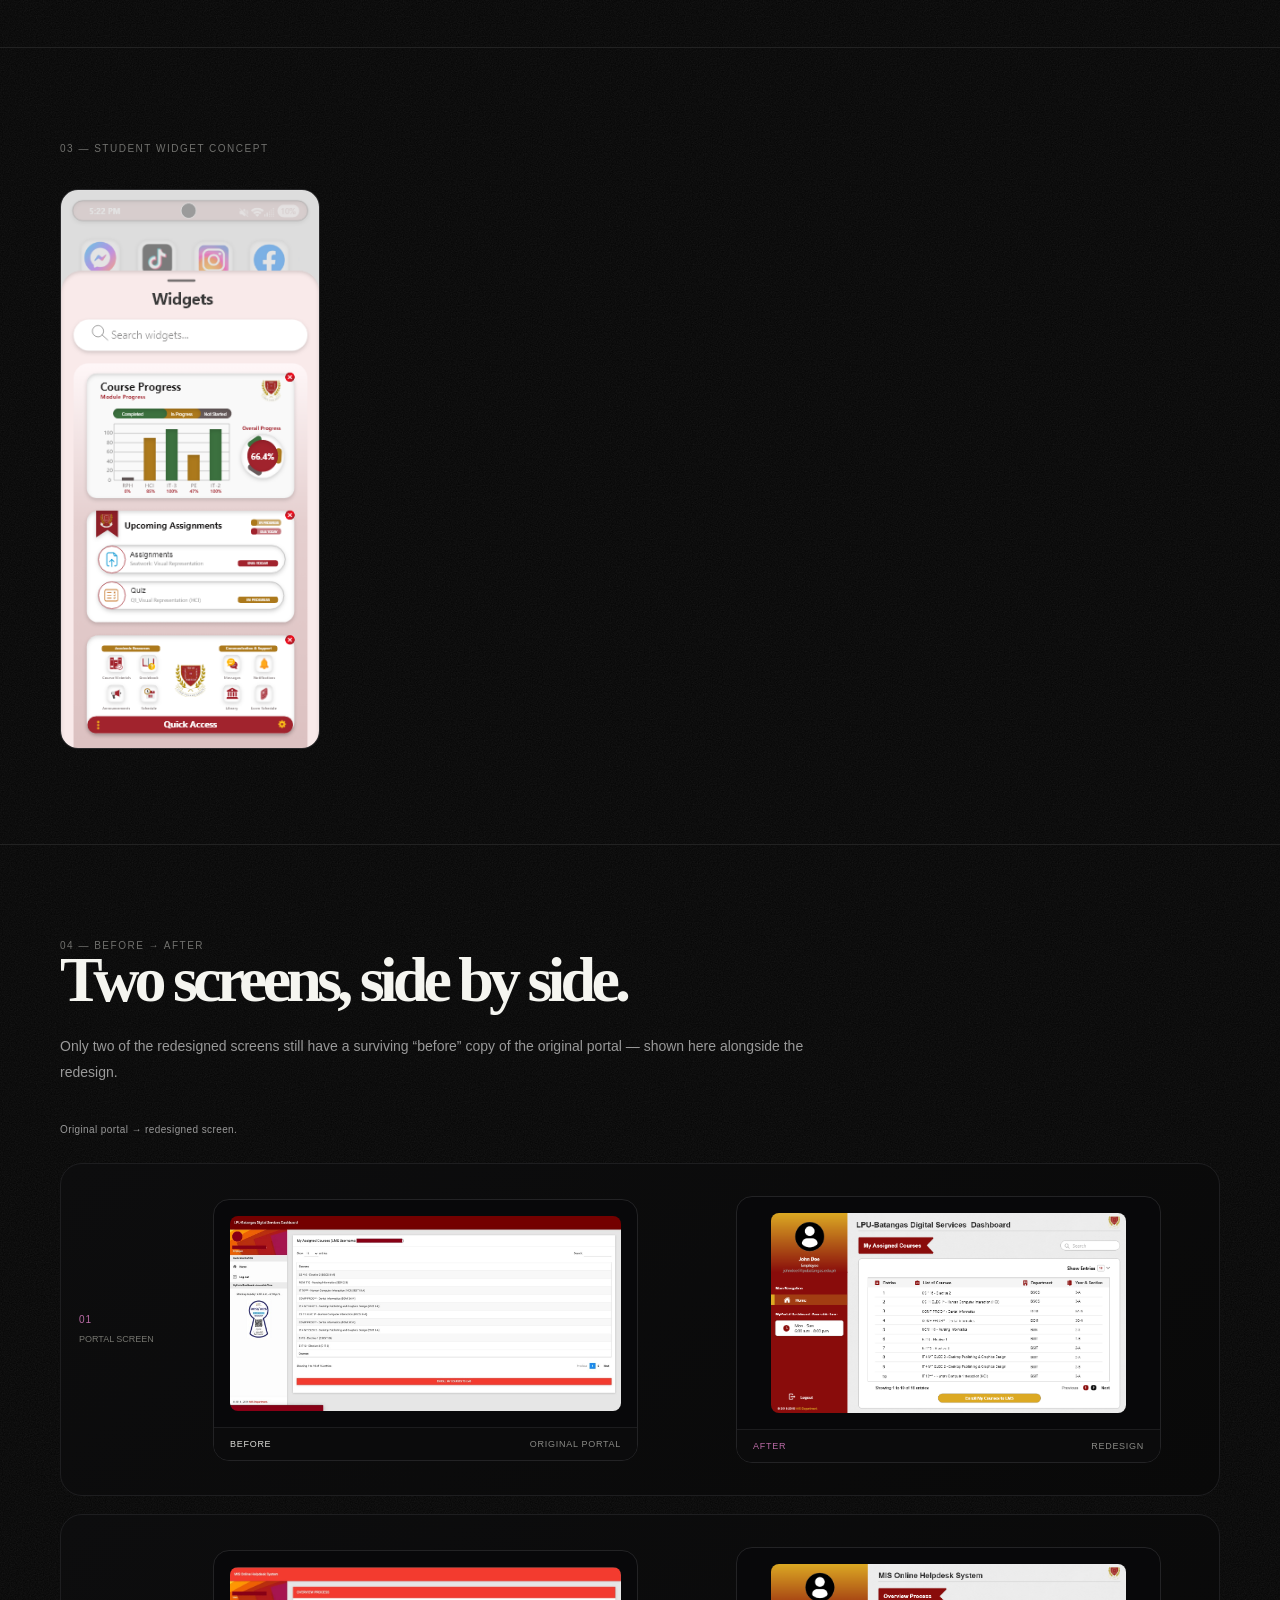
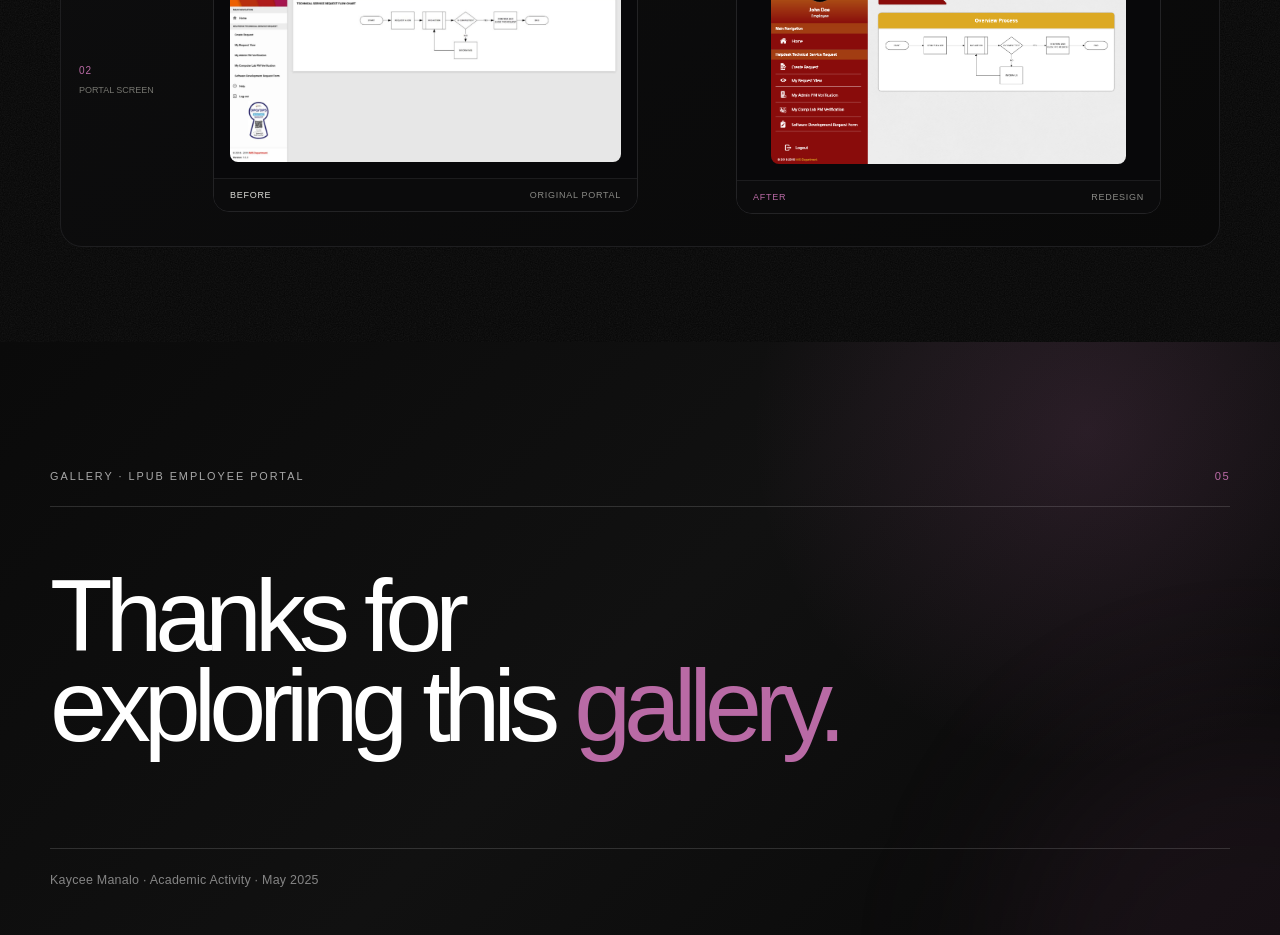
<file: lpub-portal.html>
<!doctype html><html lang="en"><head>
<link rel="icon" type="image/png" href="assets/images/portfolio-butterfly-logo.png"><meta charset="UTF-8"><meta name="viewport" content="width=device-width,initial-scale=1"><title>LPUB Employee Portal &amp; Widget — Gallery | Kaycee Manalo</title><link rel="stylesheet" href="style.css"></head><body><header id="site-header"><nav class="nav-wrap"><a href="index.html" class="brand"><img class="brand-logo" src="assets/images/portfolio-butterfly-logo.png" alt="Kaycee Manalo logo"></a><a href="index.html?project=lpub-portal#work" class="nav-cta">Back to work ↗</a></nav></header><main class="case-page"><section class="case-hero-dark"><div class="container"><div class="eyebrow">ACADEMIC ACTIVITY · MAY 3, 2025</div><h1>Employee Portal<br><span>&amp; Widget.</span></h1><p>Another Adobe XD prototyping exercise: a redesign of the LPU-B employee portal, paired with a home-screen widget concept so students can track progress and keep up with upcoming deadlines at a glance.</p><div class="tags"><span>Adobe XD</span><span>UI/UX</span><span>Mobile Widget</span></div></div></section><section class="case-section"><div class="container case-layout"><div class="case-label">01 — OVERVIEW</div><div><h2>A portal redesign, plus a quick-access widget.</h2><p>This activity had two parts: redesigning the LPU-B employee portal in Adobe XD, and designing a phone widget that gives students quick access to their portal — so they can track progress and avoid missing deadlines without opening the full app.</p></div></div></section><section class="case-section"><div class="container"><div class="case-label">02 — PORTAL SCREENS</div><div class="case-gallery three"><img src="assets/images/lpub-portal-1.png" alt="LPUB Employee Portal, screen 1"><img src="assets/images/lpub-portal-2.png" alt="LPUB Employee Portal, screen 2"><img src="assets/images/lpub-portal-3.png" alt="LPUB Employee Portal, screen 3"></div></div></section><section class="case-section"><div class="container"><div class="case-label">03 — STUDENT WIDGET CONCEPT</div><div class="case-gallery" style="grid-template-columns:minmax(0,260px)"><img src="assets/images/lpub-widget.png" alt="Student portal widget concept"></div></div></section><section class="case-section"><div class="container"><div class="case-label">04 — BEFORE → AFTER</div><h2 class="wide-heading">Two screens, side by side.</h2><p class="case-copy">Only two of the redesigned screens still have a surviving “before” copy of the original portal — shown here alongside the redesign.</p>

<div class="ba-wrap">
  <p class="ba-note">Original portal → redesigned screen.</p>

  <div class="ba-row">
    <div class="ba-label"><b>01</b><span>Portal screen</span></div>
    <figure class="ba-card"><button type="button" data-lightbox="assets/images/lpub-portal-4-before.jpg" aria-label="View before version of portal screen 1"><span class="ba-media"><img src="assets/images/lpub-portal-4-before.jpg" alt="LPUB Employee Portal screen 1, before"></span><span class="ba-meta"><strong>Before</strong><span>Original portal</span></span></button></figure>
    <figure class="ba-card ba-after"><button type="button" data-lightbox="assets/images/lpub-portal-4-after.png" aria-label="View after version of portal screen 1"><span class="ba-media"><img src="assets/images/lpub-portal-4-after.png" alt="LPUB Employee Portal screen 1, after"></span><span class="ba-meta"><strong>After</strong><span>Redesign</span></span></button></figure>
  </div>

  <div class="ba-row">
    <div class="ba-label"><b>02</b><span>Portal screen</span></div>
    <figure class="ba-card"><button type="button" data-lightbox="assets/images/lpub-portal-5-before.jpg" aria-label="View before version of portal screen 2"><span class="ba-media"><img src="assets/images/lpub-portal-5-before.jpg" alt="LPUB Employee Portal screen 2, before"></span><span class="ba-meta"><strong>Before</strong><span>Original portal</span></span></button></figure>
    <figure class="ba-card ba-after"><button type="button" data-lightbox="assets/images/lpub-portal-5-after.png" aria-label="View after version of portal screen 2"><span class="ba-media"><img src="assets/images/lpub-portal-5-after.png" alt="LPUB Employee Portal screen 2, after"></span><span class="ba-meta"><strong>After</strong><span>Redesign</span></span></button></figure>
  </div>
</div>

</div></section></main>

<div id="lightbox" class="lightbox" aria-hidden="true"><button id="close-lightbox">×</button><img id="lightbox-img" alt="Expanded portfolio item"></div>

<footer class="tb-footer">
    <div class="tb-container">
        <div class="tb-footer-top">
            <span class="tb-footer-label">GALLERY · LPUB EMPLOYEE PORTAL</span>
            <span class="tb-footer-number">05</span>
        </div>

        <h2>
            Thanks for<br>
            exploring this <span>gallery.</span>
        </h2>

        <div class="tb-footer-bottom">
            <p>Kaycee Manalo · Academic Activity · May 2025</p>
        </div>
    </div>
</footer>

<script>
const lightbox=document.getElementById('lightbox'),lightboxImg=document.getElementById('lightbox-img');
document.querySelectorAll('[data-lightbox]').forEach(el=>el.addEventListener('click',()=>{if(!lightbox||!lightboxImg)return;lightboxImg.src=el.dataset.lightbox;lightbox.classList.add('open');lightbox.setAttribute('aria-hidden','false')}));
function closeBox(){lightbox?.classList.remove('open');if(lightboxImg)lightboxImg.src='';lightbox?.setAttribute('aria-hidden','true')}
document.getElementById('close-lightbox')?.addEventListener('click',closeBox);lightbox?.addEventListener('click',e=>{if(e.target===lightbox)closeBox()});document.addEventListener('keydown',e=>e.key==='Escape'&&closeBox());
</script>

<script src="back-to-top.js"></script><script src="button-icons.js"></script></body></html>
</file>
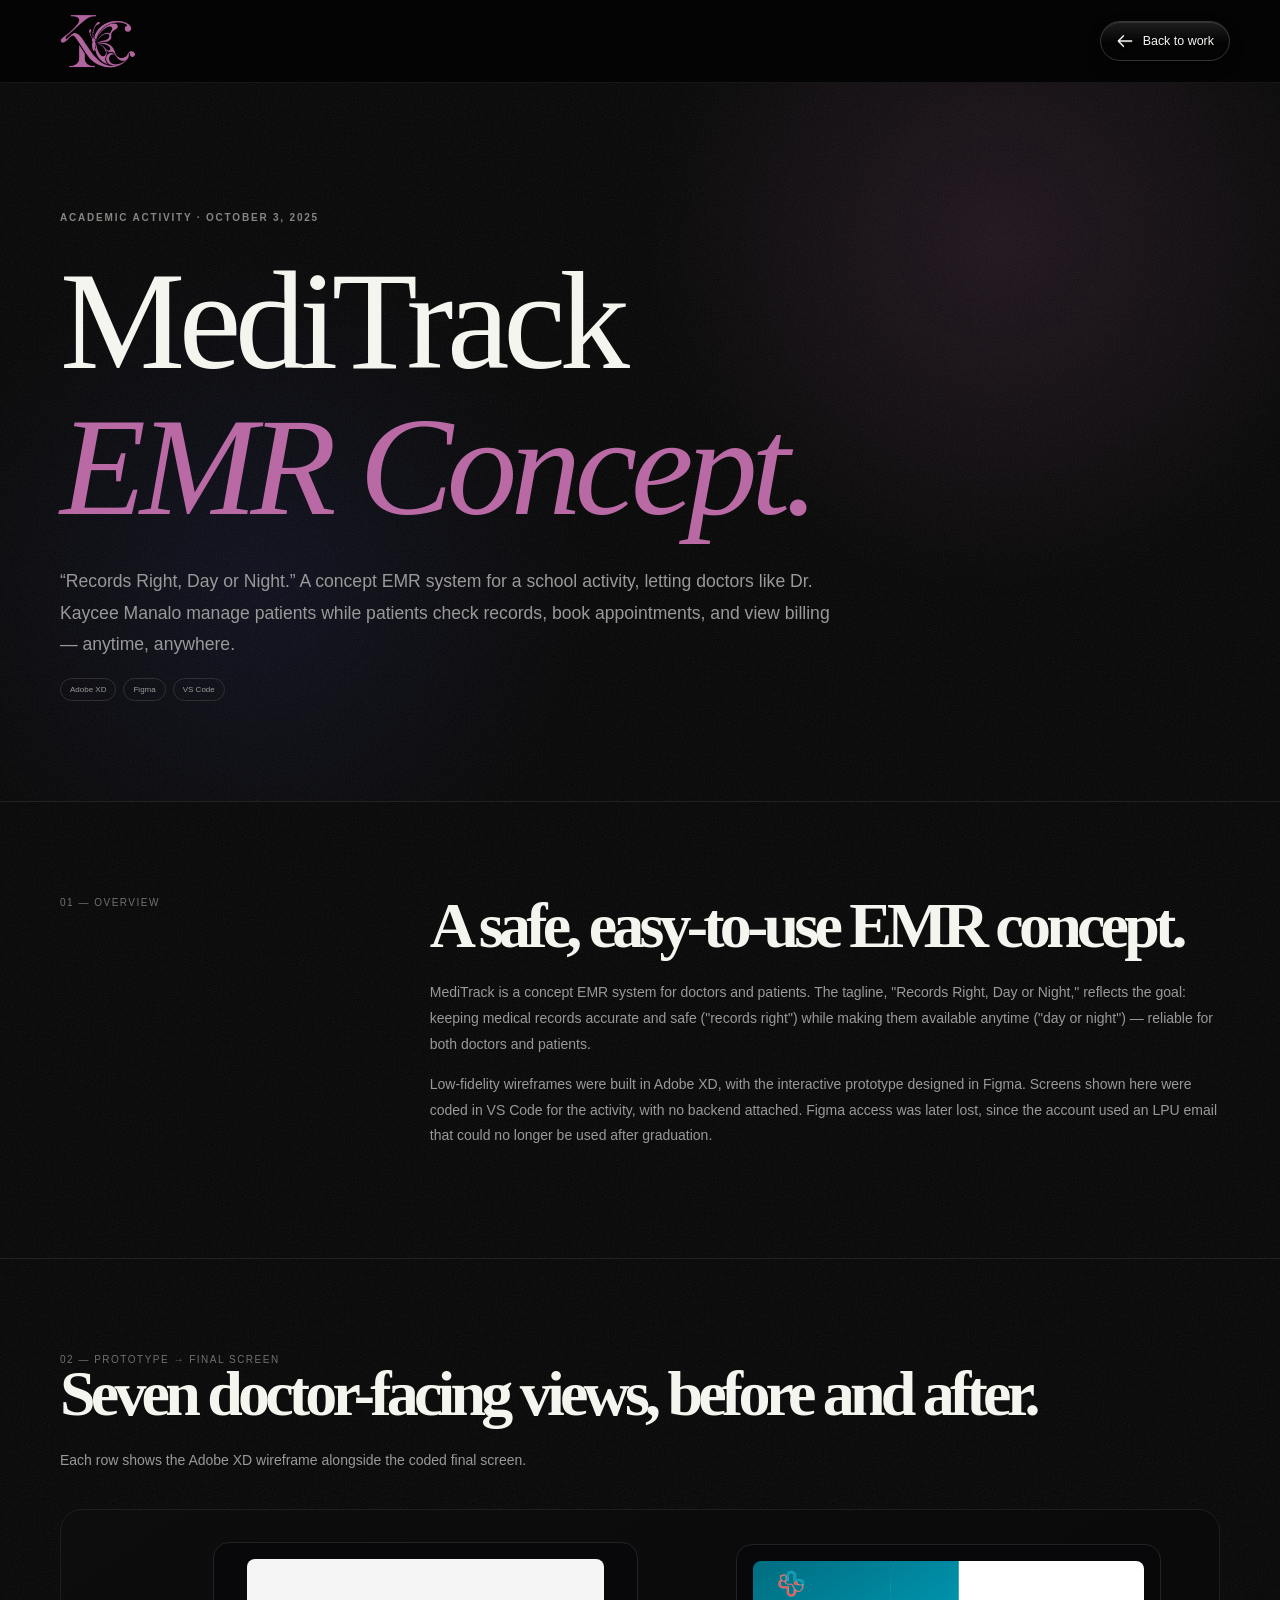
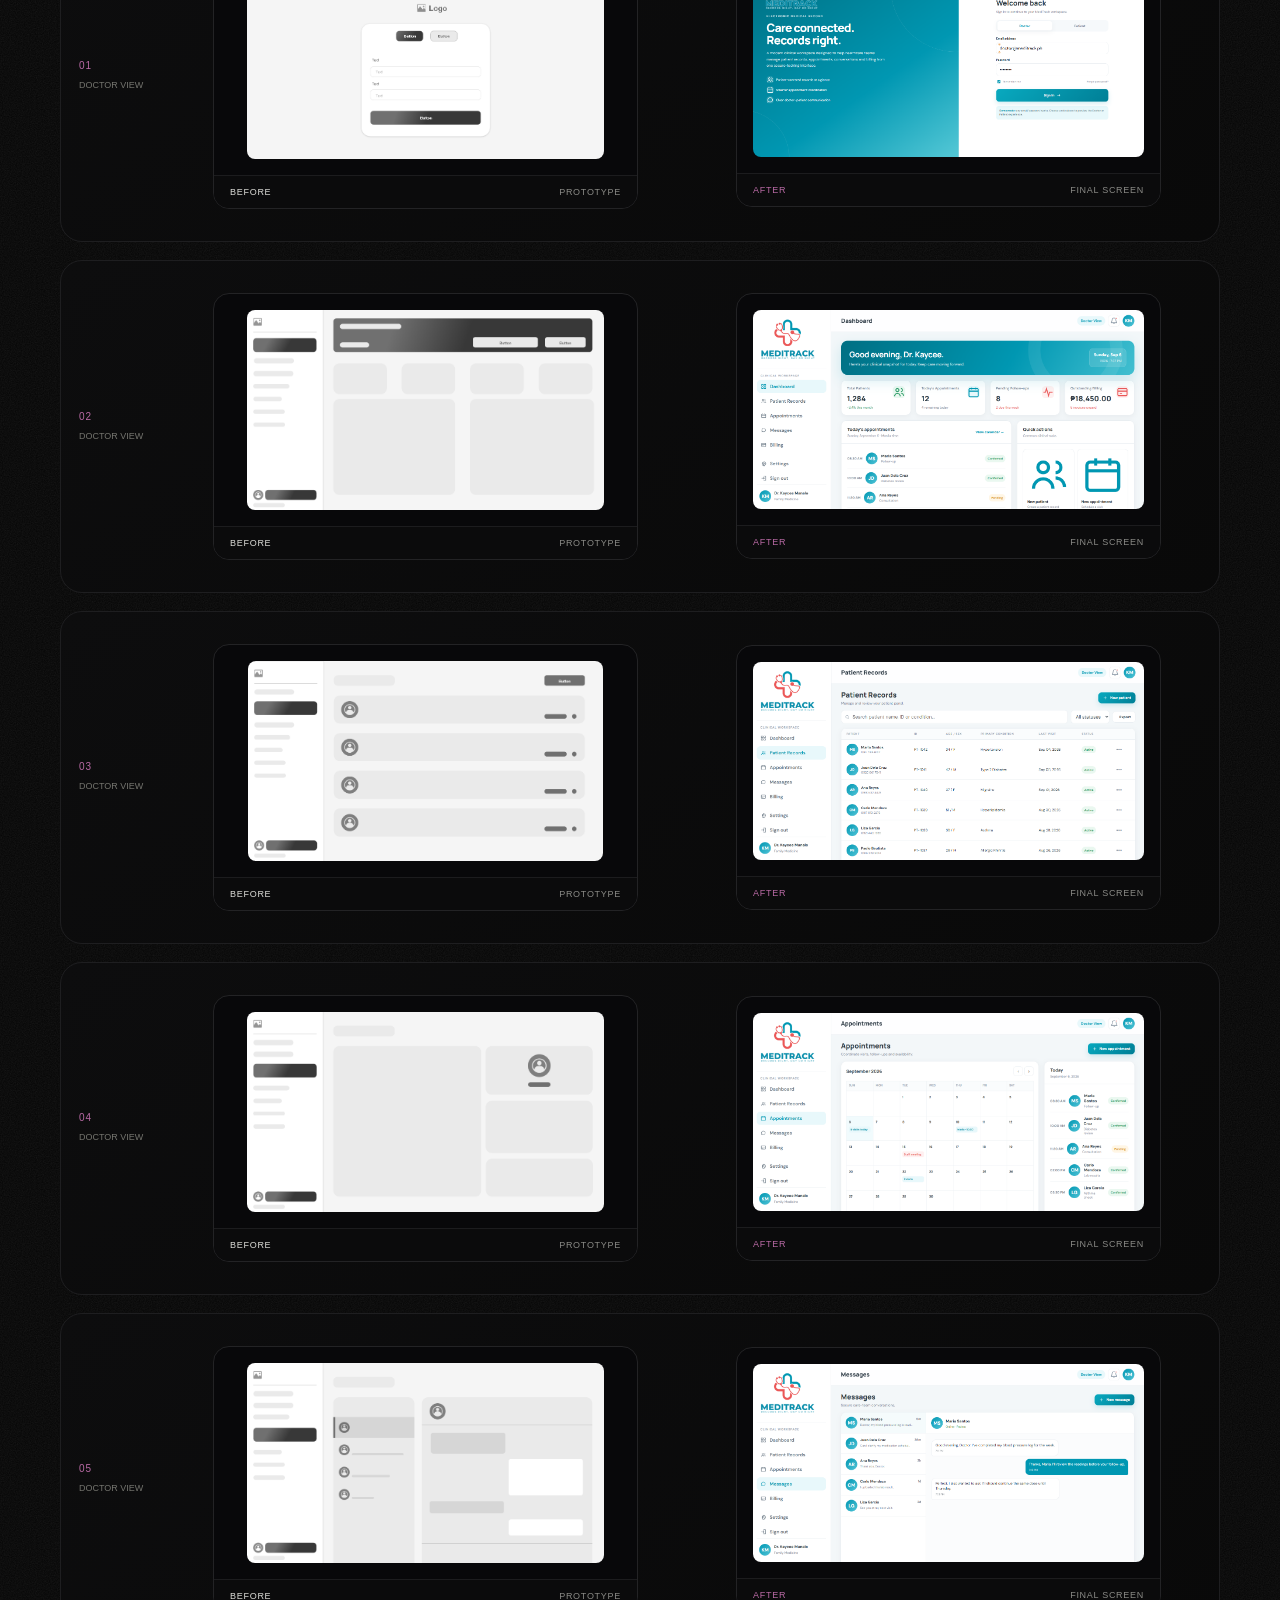
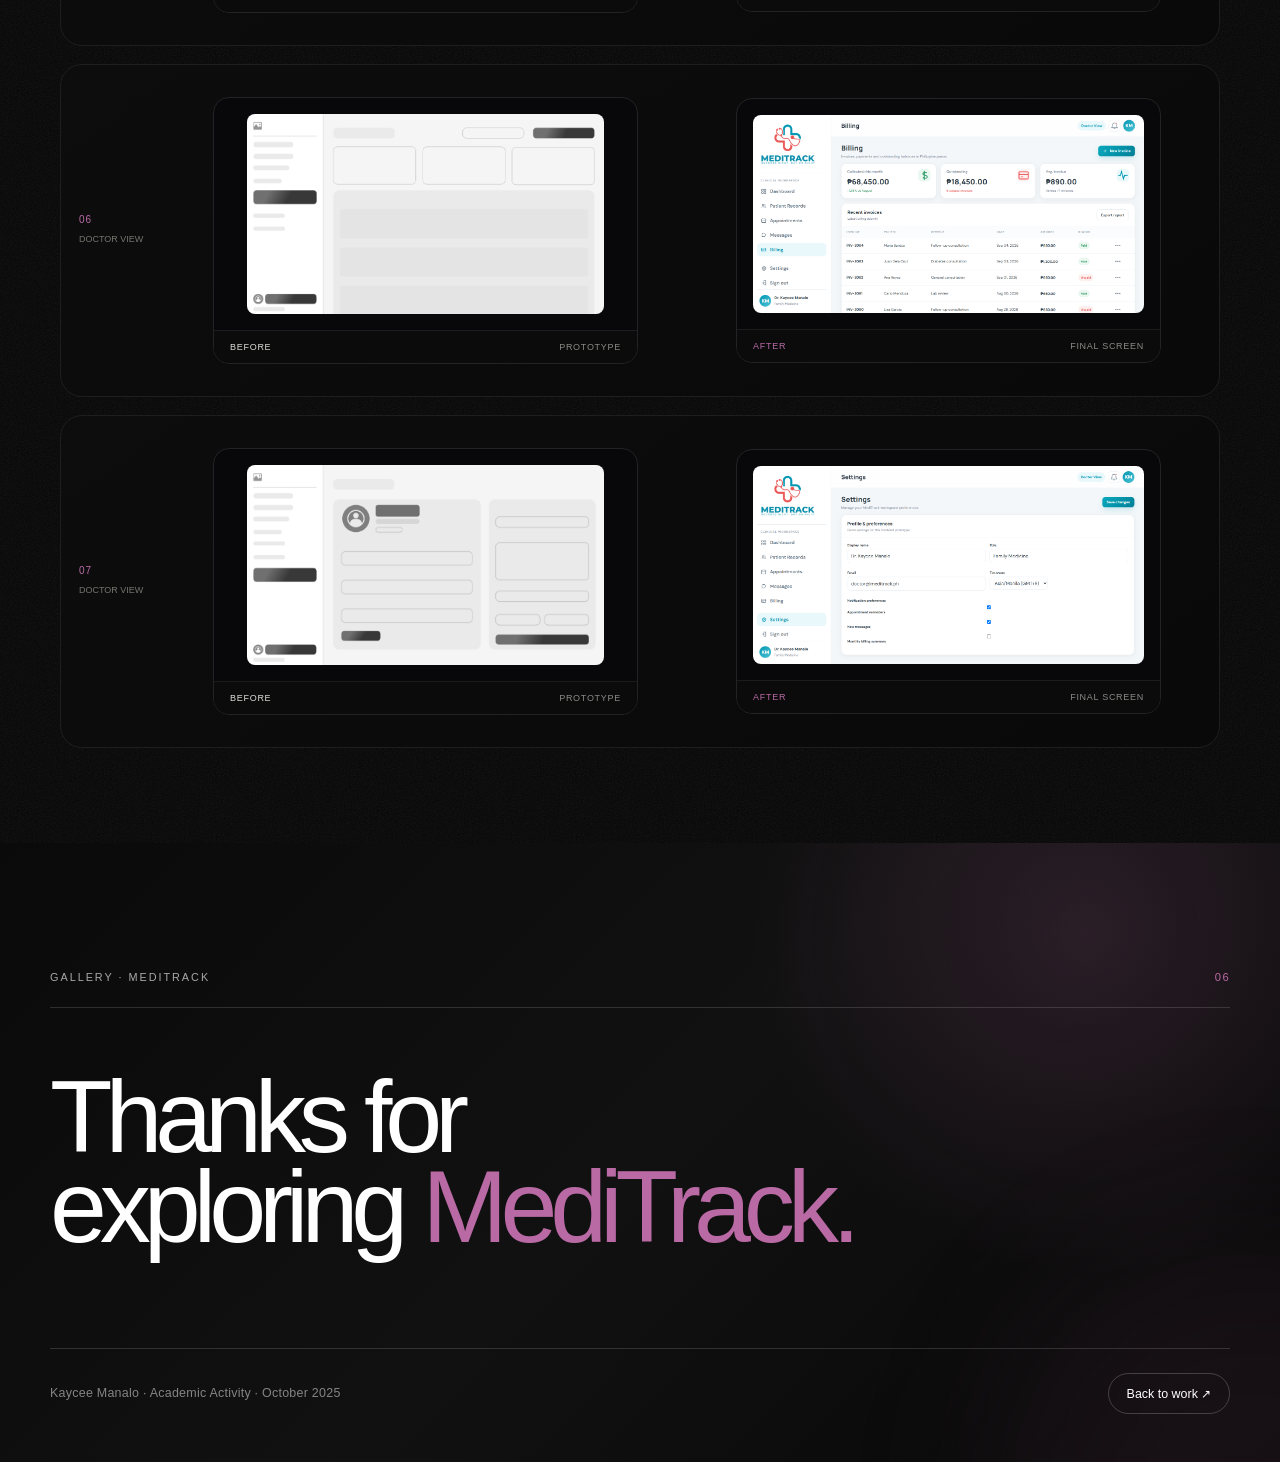
<file: meditrack.html>
<!doctype html><html lang="en"><head>
<link rel="icon" type="image/png" href="assets/images/portfolio-butterfly-logo.png"><meta charset="UTF-8"><meta name="viewport" content="width=device-width,initial-scale=1"><title>MediTrack — EMR Concept | Kaycee Manalo</title><link rel="stylesheet" href="style.css"></head><body><header id="site-header"><nav class="nav-wrap"><a href="index.html" class="brand"><img class="brand-logo" src="assets/images/portfolio-butterfly-logo.png" alt="Kaycee Manalo logo"></a><a href="index.html?project=meditrack#work" class="nav-cta">Back to work ↗</a></nav></header><main class="case-page"><section class="case-hero-dark"><div class="container"><div class="eyebrow">ACADEMIC ACTIVITY · OCTOBER 3, 2025</div><h1>MediTrack<br><span>EMR Concept.</span></h1><p>“Records Right, Day or Night.” A concept EMR system for a school activity, letting doctors like Dr. Kaycee Manalo manage patients while patients check records, book appointments, and view billing — anytime, anywhere.</p><div class="tags"><span>Adobe XD</span><span>Figma</span><span>VS Code</span></div></div></section><section class="case-section"><div class="container case-layout"><div class="case-label">01 — OVERVIEW</div><div><h2>A safe, easy-to-use EMR concept.</h2><p>MediTrack is a concept EMR system for doctors and patients. The tagline, "Records Right, Day or Night," reflects the goal: keeping medical records accurate and safe ("records right") while making them available anytime ("day or night") — reliable for both doctors and patients.</p><p>Low-fidelity wireframes were built in Adobe XD, with the interactive prototype designed in Figma. Screens shown here were coded in VS Code for the activity, with no backend attached. Figma access was later lost, since the account used an LPU email that could no longer be used after graduation.</p></div></div></section><section class="case-section"><div class="container"><div class="case-label">02 — PROTOTYPE → FINAL SCREEN</div><h2 class="wide-heading">Seven doctor-facing views, before and after.</h2><p class="case-copy">Each row shows the Adobe XD wireframe alongside the coded final screen.</p>

<div class="ba-wrap">
  <div class="ba-row">
    <div class="ba-label"><b>01</b><span>Doctor view</span></div>
    <figure class="ba-card"><button type="button" data-lightbox="assets/images/meditrack-doctor-1-prototype.png" aria-label="View MediTrack doctor screen 1 prototype"><span class="ba-media"><img src="assets/images/meditrack-doctor-1-prototype.png" alt="MediTrack doctor screen 1, prototype"></span><span class="ba-meta"><strong>Before</strong><span>Prototype</span></span></button></figure>
    <figure class="ba-card ba-after"><button type="button" data-lightbox="assets/images/meditrack-doctor-1-after.png" aria-label="View MediTrack doctor screen 1 final"><span class="ba-media"><img src="assets/images/meditrack-doctor-1-after.png" alt="MediTrack doctor screen 1, final"></span><span class="ba-meta"><strong>After</strong><span>Final screen</span></span></button></figure>
  </div>
  <div class="ba-row">
    <div class="ba-label"><b>02</b><span>Doctor view</span></div>
    <figure class="ba-card"><button type="button" data-lightbox="assets/images/meditrack-doctor-2-prototype.png" aria-label="View MediTrack doctor screen 2 prototype"><span class="ba-media"><img src="assets/images/meditrack-doctor-2-prototype.png" alt="MediTrack doctor screen 2, prototype"></span><span class="ba-meta"><strong>Before</strong><span>Prototype</span></span></button></figure>
    <figure class="ba-card ba-after"><button type="button" data-lightbox="assets/images/meditrack-doctor-2-after.png" aria-label="View MediTrack doctor screen 2 final"><span class="ba-media"><img src="assets/images/meditrack-doctor-2-after.png" alt="MediTrack doctor screen 2, final"></span><span class="ba-meta"><strong>After</strong><span>Final screen</span></span></button></figure>
  </div>
  <div class="ba-row">
    <div class="ba-label"><b>03</b><span>Doctor view</span></div>
    <figure class="ba-card"><button type="button" data-lightbox="assets/images/meditrack-doctor-3-prototype.png" aria-label="View MediTrack doctor screen 3 prototype"><span class="ba-media"><img src="assets/images/meditrack-doctor-3-prototype.png" alt="MediTrack doctor screen 3, prototype"></span><span class="ba-meta"><strong>Before</strong><span>Prototype</span></span></button></figure>
    <figure class="ba-card ba-after"><button type="button" data-lightbox="assets/images/meditrack-doctor-3-after.png" aria-label="View MediTrack doctor screen 3 final"><span class="ba-media"><img src="assets/images/meditrack-doctor-3-after.png" alt="MediTrack doctor screen 3, final"></span><span class="ba-meta"><strong>After</strong><span>Final screen</span></span></button></figure>
  </div>
  <div class="ba-row">
    <div class="ba-label"><b>04</b><span>Doctor view</span></div>
    <figure class="ba-card"><button type="button" data-lightbox="assets/images/meditrack-doctor-4-prototype.png" aria-label="View MediTrack doctor screen 4 prototype"><span class="ba-media"><img src="assets/images/meditrack-doctor-4-prototype.png" alt="MediTrack doctor screen 4, prototype"></span><span class="ba-meta"><strong>Before</strong><span>Prototype</span></span></button></figure>
    <figure class="ba-card ba-after"><button type="button" data-lightbox="assets/images/meditrack-doctor-4-after.png" aria-label="View MediTrack doctor screen 4 final"><span class="ba-media"><img src="assets/images/meditrack-doctor-4-after.png" alt="MediTrack doctor screen 4, final"></span><span class="ba-meta"><strong>After</strong><span>Final screen</span></span></button></figure>
  </div>
  <div class="ba-row">
    <div class="ba-label"><b>05</b><span>Doctor view</span></div>
    <figure class="ba-card"><button type="button" data-lightbox="assets/images/meditrack-doctor-5-prototype.png" aria-label="View MediTrack doctor screen 5 prototype"><span class="ba-media"><img src="assets/images/meditrack-doctor-5-prototype.png" alt="MediTrack doctor screen 5, prototype"></span><span class="ba-meta"><strong>Before</strong><span>Prototype</span></span></button></figure>
    <figure class="ba-card ba-after"><button type="button" data-lightbox="assets/images/meditrack-doctor-5-after.png" aria-label="View MediTrack doctor screen 5 final"><span class="ba-media"><img src="assets/images/meditrack-doctor-5-after.png" alt="MediTrack doctor screen 5, final"></span><span class="ba-meta"><strong>After</strong><span>Final screen</span></span></button></figure>
  </div>
  <div class="ba-row">
    <div class="ba-label"><b>06</b><span>Doctor view</span></div>
    <figure class="ba-card"><button type="button" data-lightbox="assets/images/meditrack-doctor-6-prototype.png" aria-label="View MediTrack doctor screen 6 prototype"><span class="ba-media"><img src="assets/images/meditrack-doctor-6-prototype.png" alt="MediTrack doctor screen 6, prototype"></span><span class="ba-meta"><strong>Before</strong><span>Prototype</span></span></button></figure>
    <figure class="ba-card ba-after"><button type="button" data-lightbox="assets/images/meditrack-doctor-6-after.png" aria-label="View MediTrack doctor screen 6 final"><span class="ba-media"><img src="assets/images/meditrack-doctor-6-after.png" alt="MediTrack doctor screen 6, final"></span><span class="ba-meta"><strong>After</strong><span>Final screen</span></span></button></figure>
  </div>
  <div class="ba-row">
    <div class="ba-label"><b>07</b><span>Doctor view</span></div>
    <figure class="ba-card"><button type="button" data-lightbox="assets/images/meditrack-doctor-7-prototype.png" aria-label="View MediTrack doctor screen 7 prototype"><span class="ba-media"><img src="assets/images/meditrack-doctor-7-prototype.png" alt="MediTrack doctor screen 7, prototype"></span><span class="ba-meta"><strong>Before</strong><span>Prototype</span></span></button></figure>
    <figure class="ba-card ba-after"><button type="button" data-lightbox="assets/images/meditrack-doctor-7-after.png" aria-label="View MediTrack doctor screen 7 final"><span class="ba-media"><img src="assets/images/meditrack-doctor-7-after.png" alt="MediTrack doctor screen 7, final"></span><span class="ba-meta"><strong>After</strong><span>Final screen</span></span></button></figure>
  </div>
</div>

</div></section></main>

<div id="lightbox" class="lightbox" aria-hidden="true"><button id="close-lightbox">×</button><img id="lightbox-img" alt="Expanded portfolio item"></div>

<footer class="tb-footer">
    <div class="tb-container">
        <div class="tb-footer-top">
            <span class="tb-footer-label">GALLERY · MEDITRACK</span>
            <span class="tb-footer-number">06</span>
        </div>

        <h2>
            Thanks for<br>
            exploring <span>MediTrack.</span>
        </h2>

        <div class="tb-footer-bottom">
            <p>Kaycee Manalo · Academic Activity · October 2025</p>
            <a href="index.html?project=meditrack#work">Back to work ↗</a>
        </div>
    </div>
</footer>

<script>
const lightbox=document.getElementById('lightbox'),lightboxImg=document.getElementById('lightbox-img');
document.querySelectorAll('[data-lightbox]').forEach(el=>el.addEventListener('click',()=>{if(!lightbox||!lightboxImg)return;lightboxImg.src=el.dataset.lightbox;lightbox.classList.add('open');lightbox.setAttribute('aria-hidden','false')}));
function closeBox(){lightbox?.classList.remove('open');if(lightboxImg)lightboxImg.src='';lightbox?.setAttribute('aria-hidden','true')}
document.getElementById('close-lightbox')?.addEventListener('click',closeBox);lightbox?.addEventListener('click',e=>{if(e.target===lightbox)closeBox()});document.addEventListener('keydown',e=>e.key==='Escape'&&closeBox());
</script>

<script src="back-to-top.js"></script><script src="button-icons.js"></script></body></html>
</file>
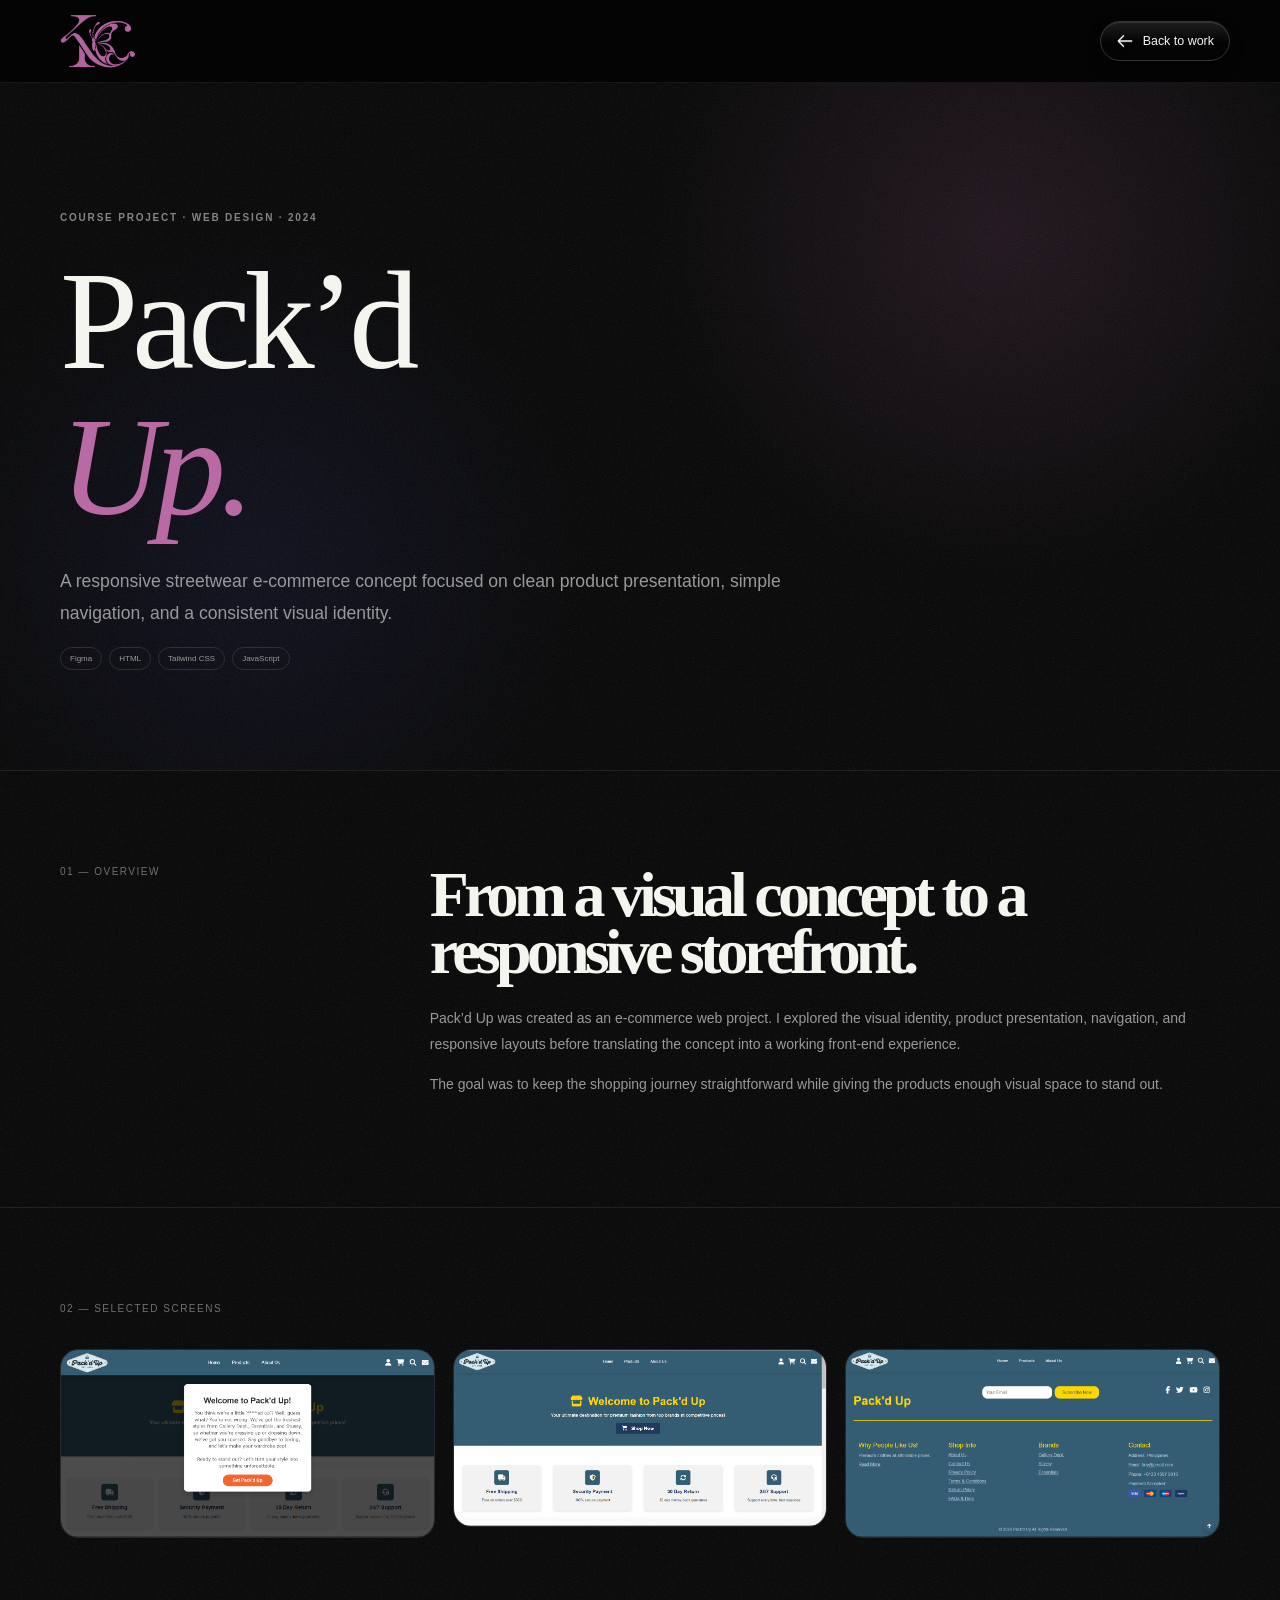
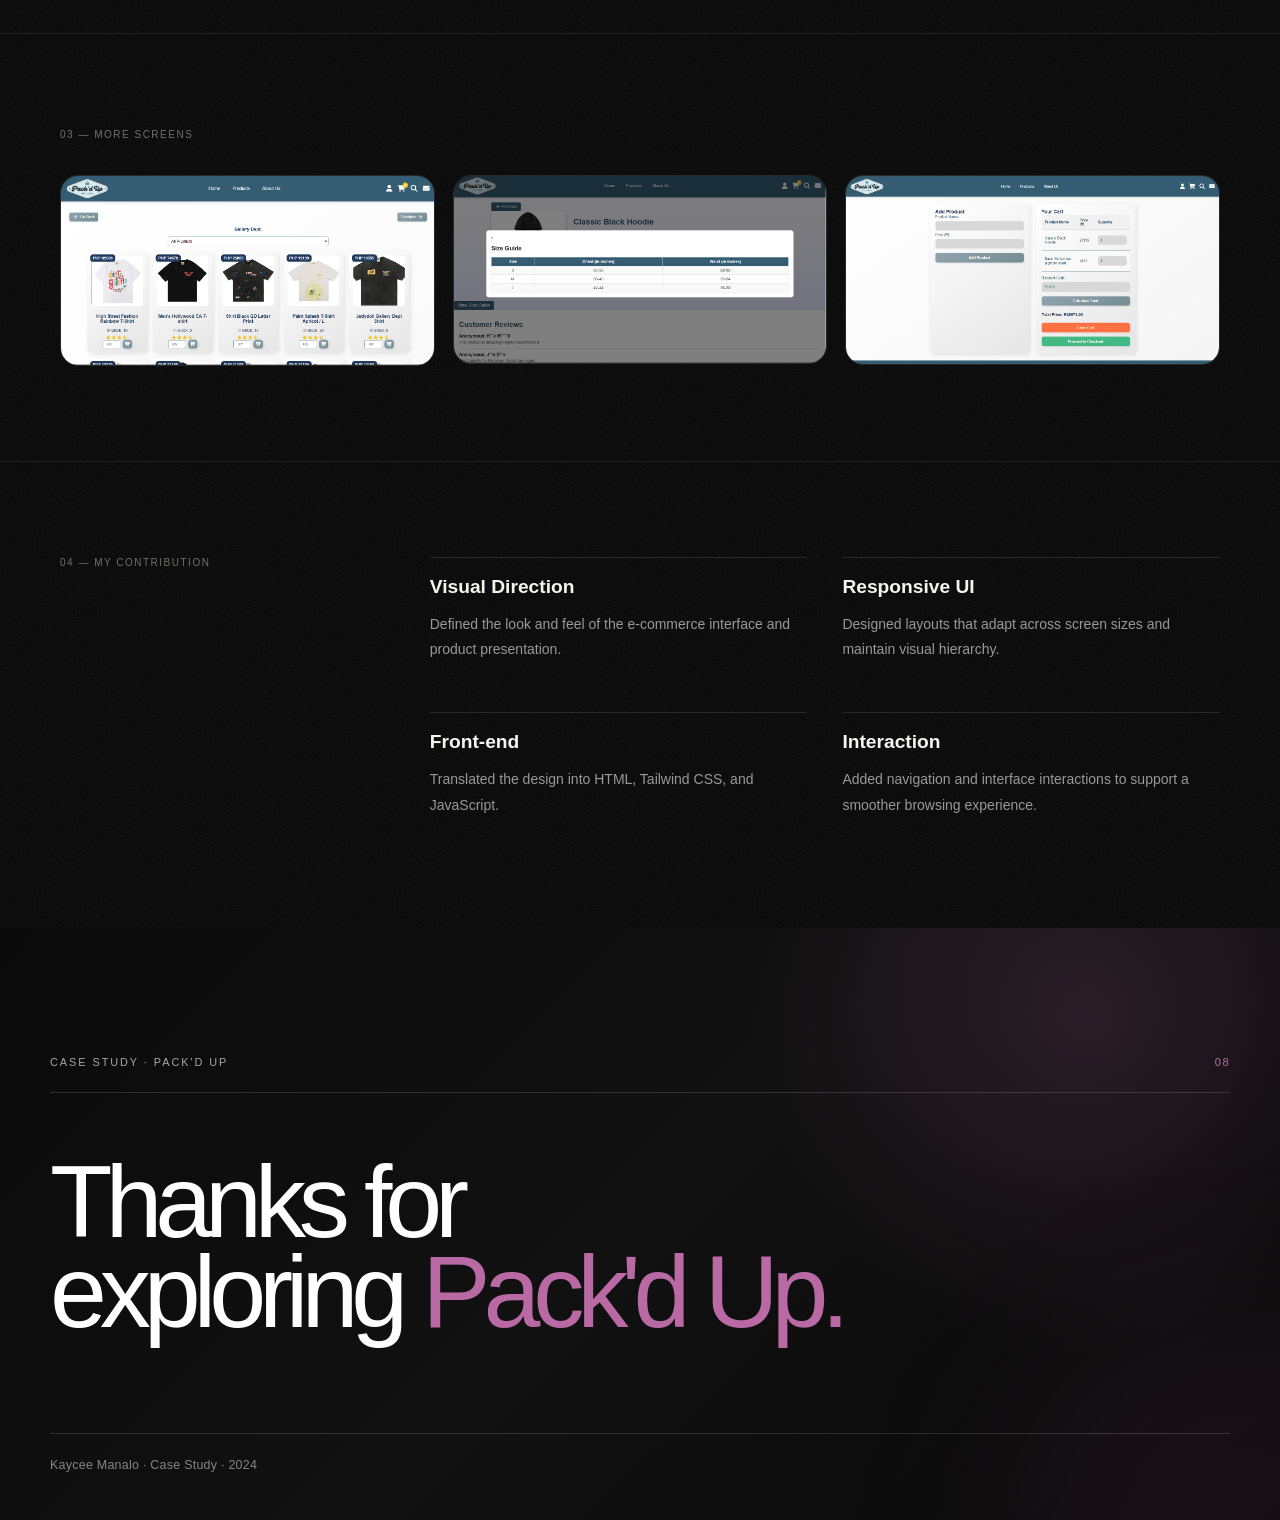
<file: packd-up.html>
<!doctype html><html lang="en"><head>
<link rel="icon" type="image/png" href="assets/images/portfolio-butterfly-logo.png"><meta charset="UTF-8"><meta name="viewport" content="width=device-width,initial-scale=1"><title>Pack’d Up — Case Study | Kaycee Manalo</title><link rel="stylesheet" href="style.css"></head><body><header id="site-header"><nav class="nav-wrap"><a href="index.html" class="brand"><img class="brand-logo" src="assets/images/portfolio-butterfly-logo.png" alt="Kaycee Manalo logo"></a><a href="index.html?project=packd-up#work" class="nav-cta">Back to work ↗</a></nav></header><main class="case-page"><section class="case-hero-dark"><div class="container"><div class="eyebrow">COURSE PROJECT · WEB DESIGN · 2024</div><h1>Pack’d<br><span>Up.</span></h1><p>A responsive streetwear e-commerce concept focused on clean product presentation, simple navigation, and a consistent visual identity.</p><div class="tags"><span>Figma</span><span>HTML</span><span>Tailwind CSS</span><span>JavaScript</span></div></div></section><section class="case-section"><div class="container case-layout"><div class="case-label">01 — OVERVIEW</div><div><h2>From a visual concept to a responsive storefront.</h2><p>Pack’d Up was created as an e-commerce web project. I explored the visual identity, product presentation, navigation, and responsive layouts before translating the concept into a working front-end experience.</p><p>The goal was to keep the shopping journey straightforward while giving the products enough visual space to stand out.</p></div></div></section><section class="case-section"><div class="container"><div class="case-label">02 — SELECTED SCREENS</div><div class="case-gallery three"><img src="assets/images/packd-up-5.jpeg" alt="Pack'd Up home screen"><img src="assets/images/packd-up-2.jpeg" alt="Pack'd Up product listing"><img src="assets/images/packd-up-4.jpeg" alt="Pack'd Up footer"></div></div></section><section class="case-section"><div class="container"><div class="case-label">03 — MORE SCREENS</div><div class="case-gallery three"><img src="assets/images/packd-up-3.jpeg" alt="Pack'd Up screen"><img src="assets/images/packd-up-1.jpeg" alt="Pack'd Up screen"><img src="assets/images/packd-up-6.jpeg" alt="Pack'd Up screen"></div></div></section><section class="case-section"><div class="container case-layout"><div class="case-label">04 — MY CONTRIBUTION</div><div class="contrib-grid"><div><b>Visual Direction</b><p>Defined the look and feel of the e-commerce interface and product presentation.</p></div><div><b>Responsive UI</b><p>Designed layouts that adapt across screen sizes and maintain visual hierarchy.</p></div><div><b>Front-end</b><p>Translated the design into HTML, Tailwind CSS, and JavaScript.</p></div><div><b>Interaction</b><p>Added navigation and interface interactions to support a smoother browsing experience.</p></div></div></div></section></main>

<footer class="tb-footer">
    <div class="tb-container">
        <div class="tb-footer-top">
            <span class="tb-footer-label">CASE STUDY · PACK'D UP</span>
            <span class="tb-footer-number">08</span>
        </div>

        <h2>
            Thanks for<br>
            exploring <span>Pack'd Up.</span>
        </h2>

        <div class="tb-footer-bottom">
            <p>Kaycee Manalo · Case Study · 2024</p>
        </div>
    </div>
</footer>

<script src="back-to-top.js"></script><script src="button-icons.js"></script></body></html>
</file>
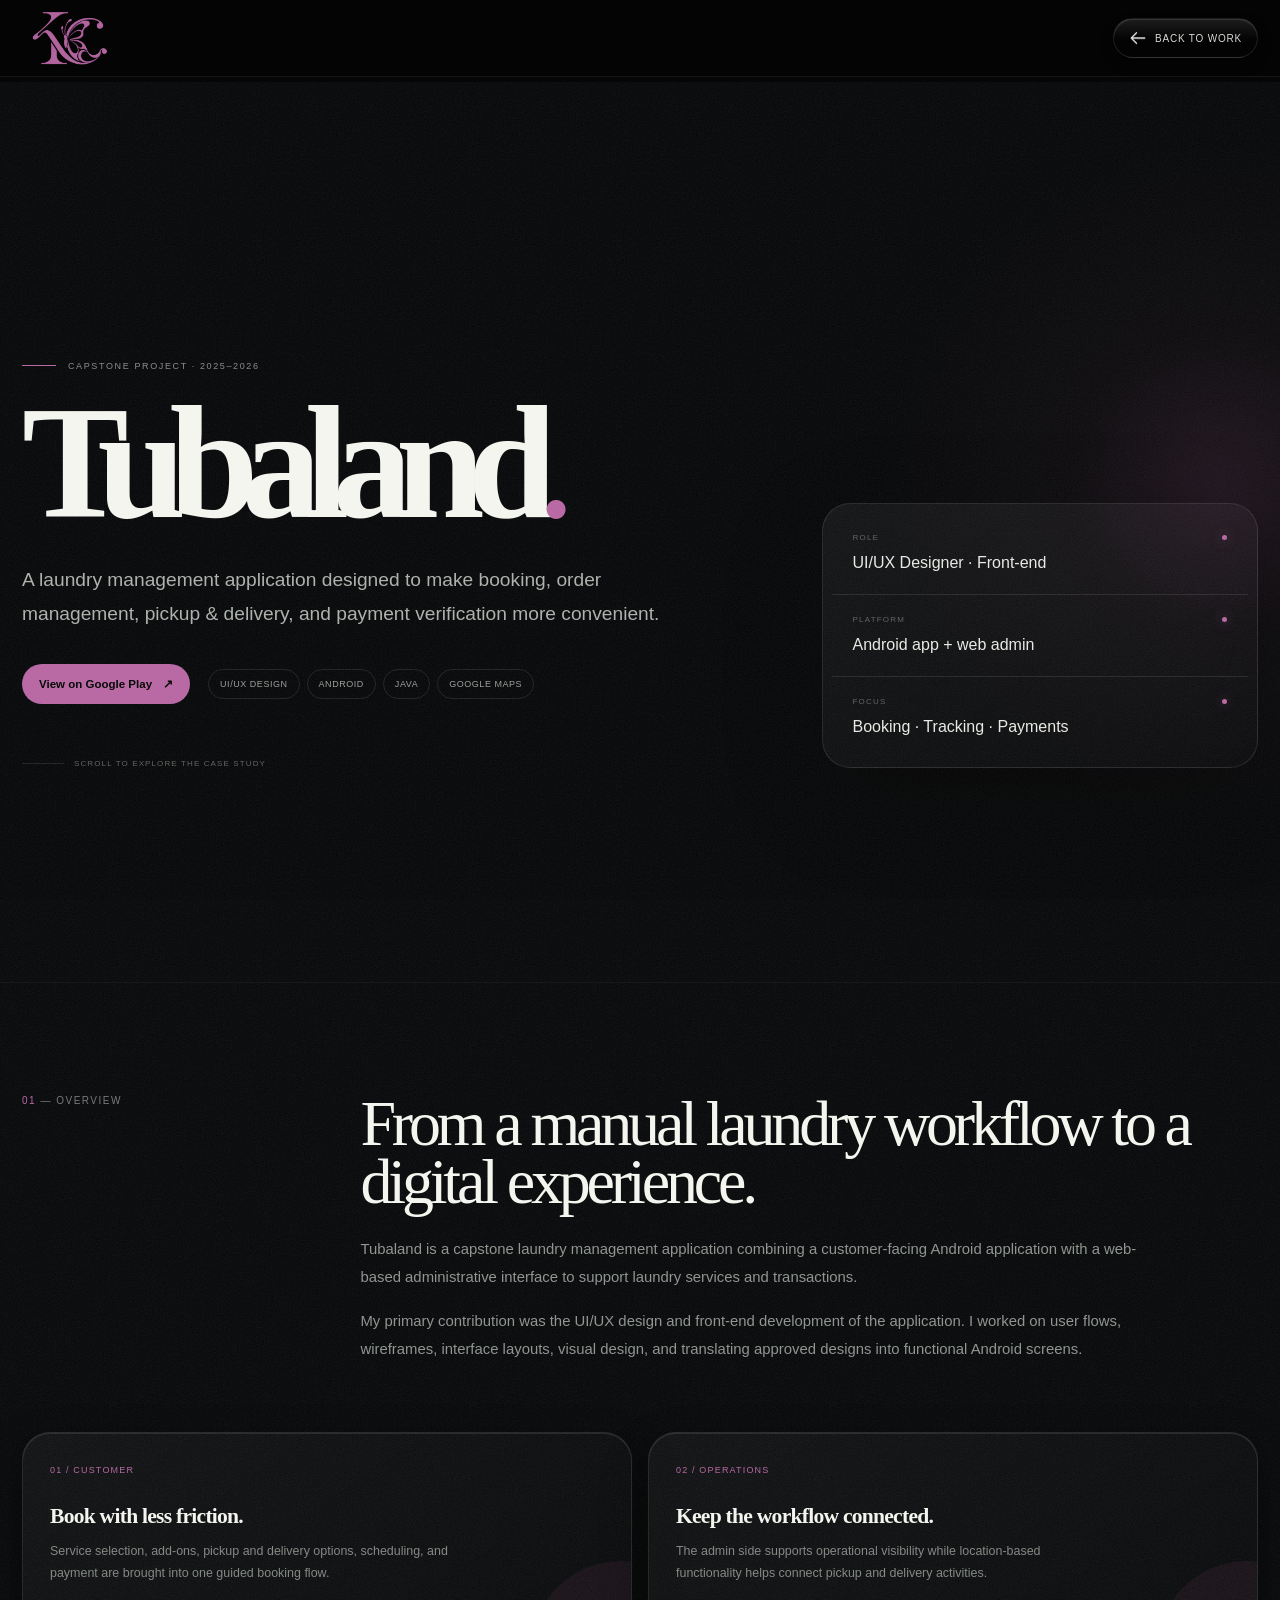
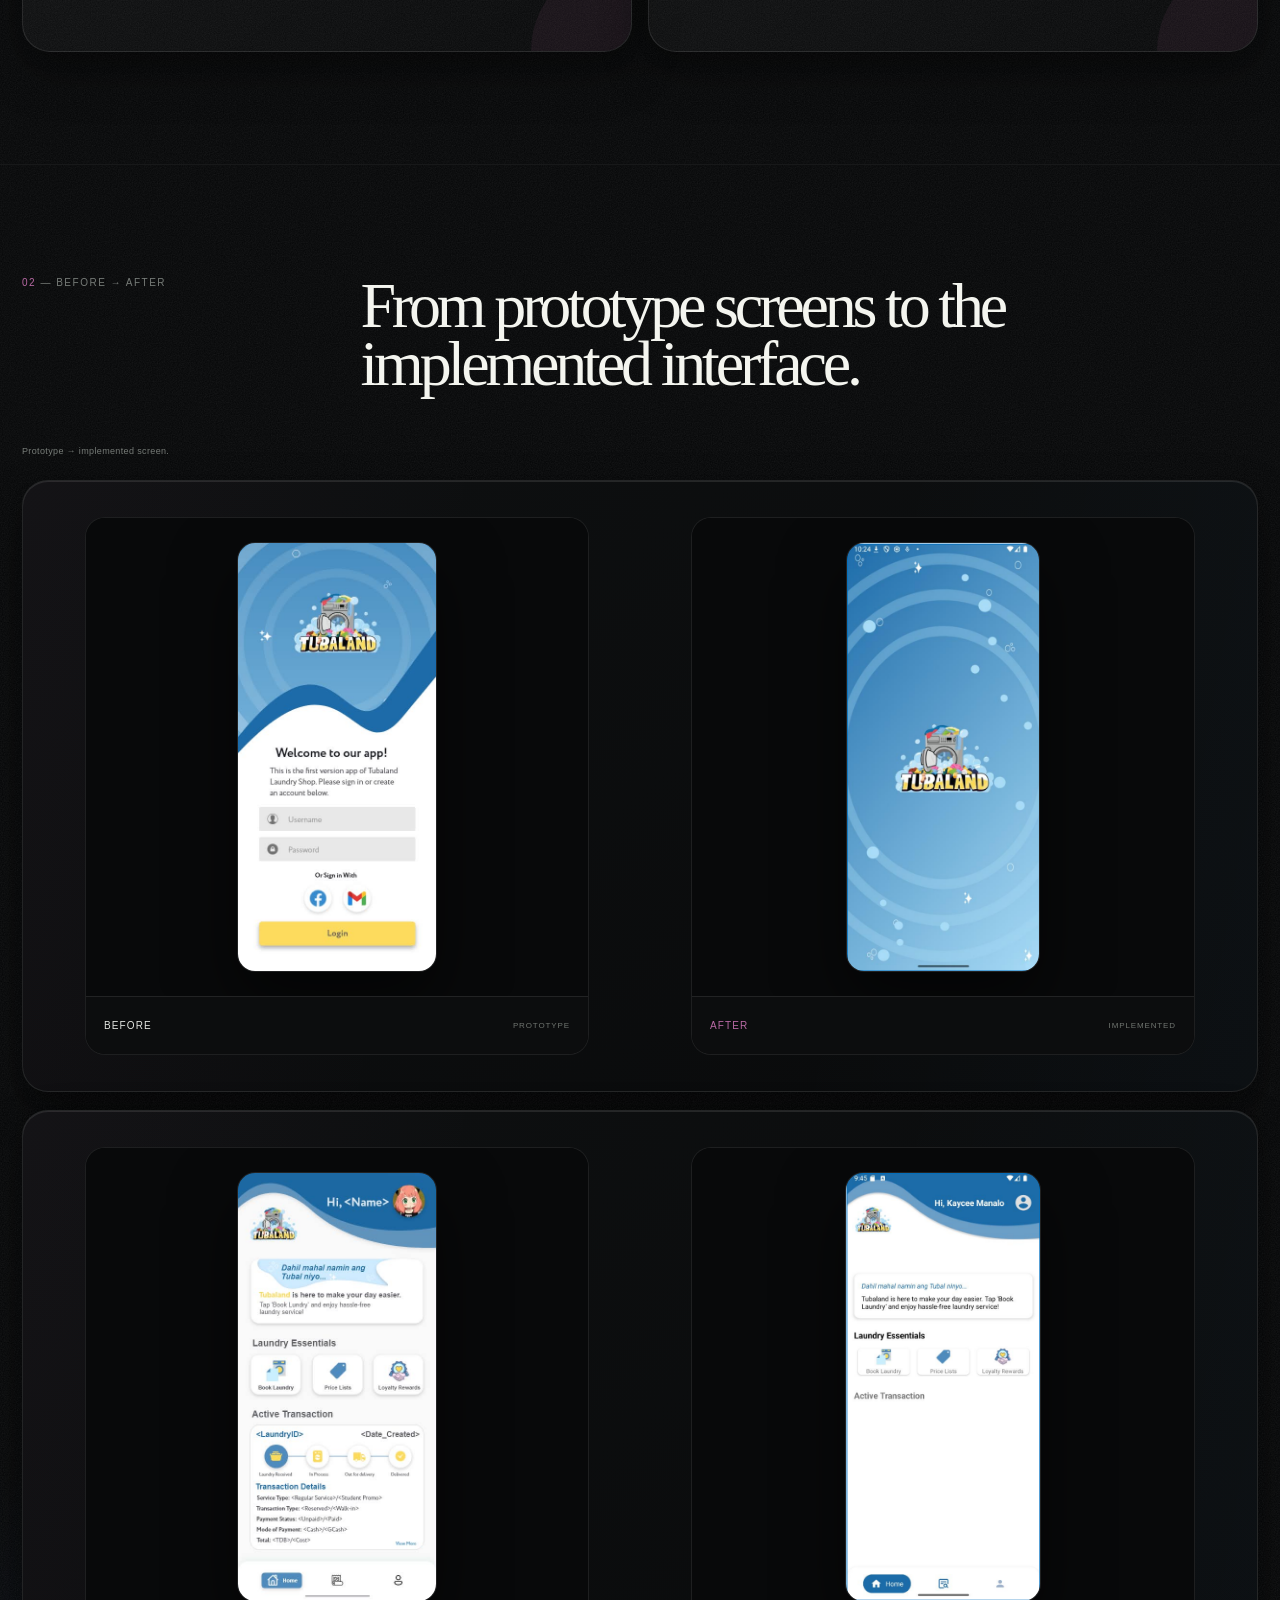
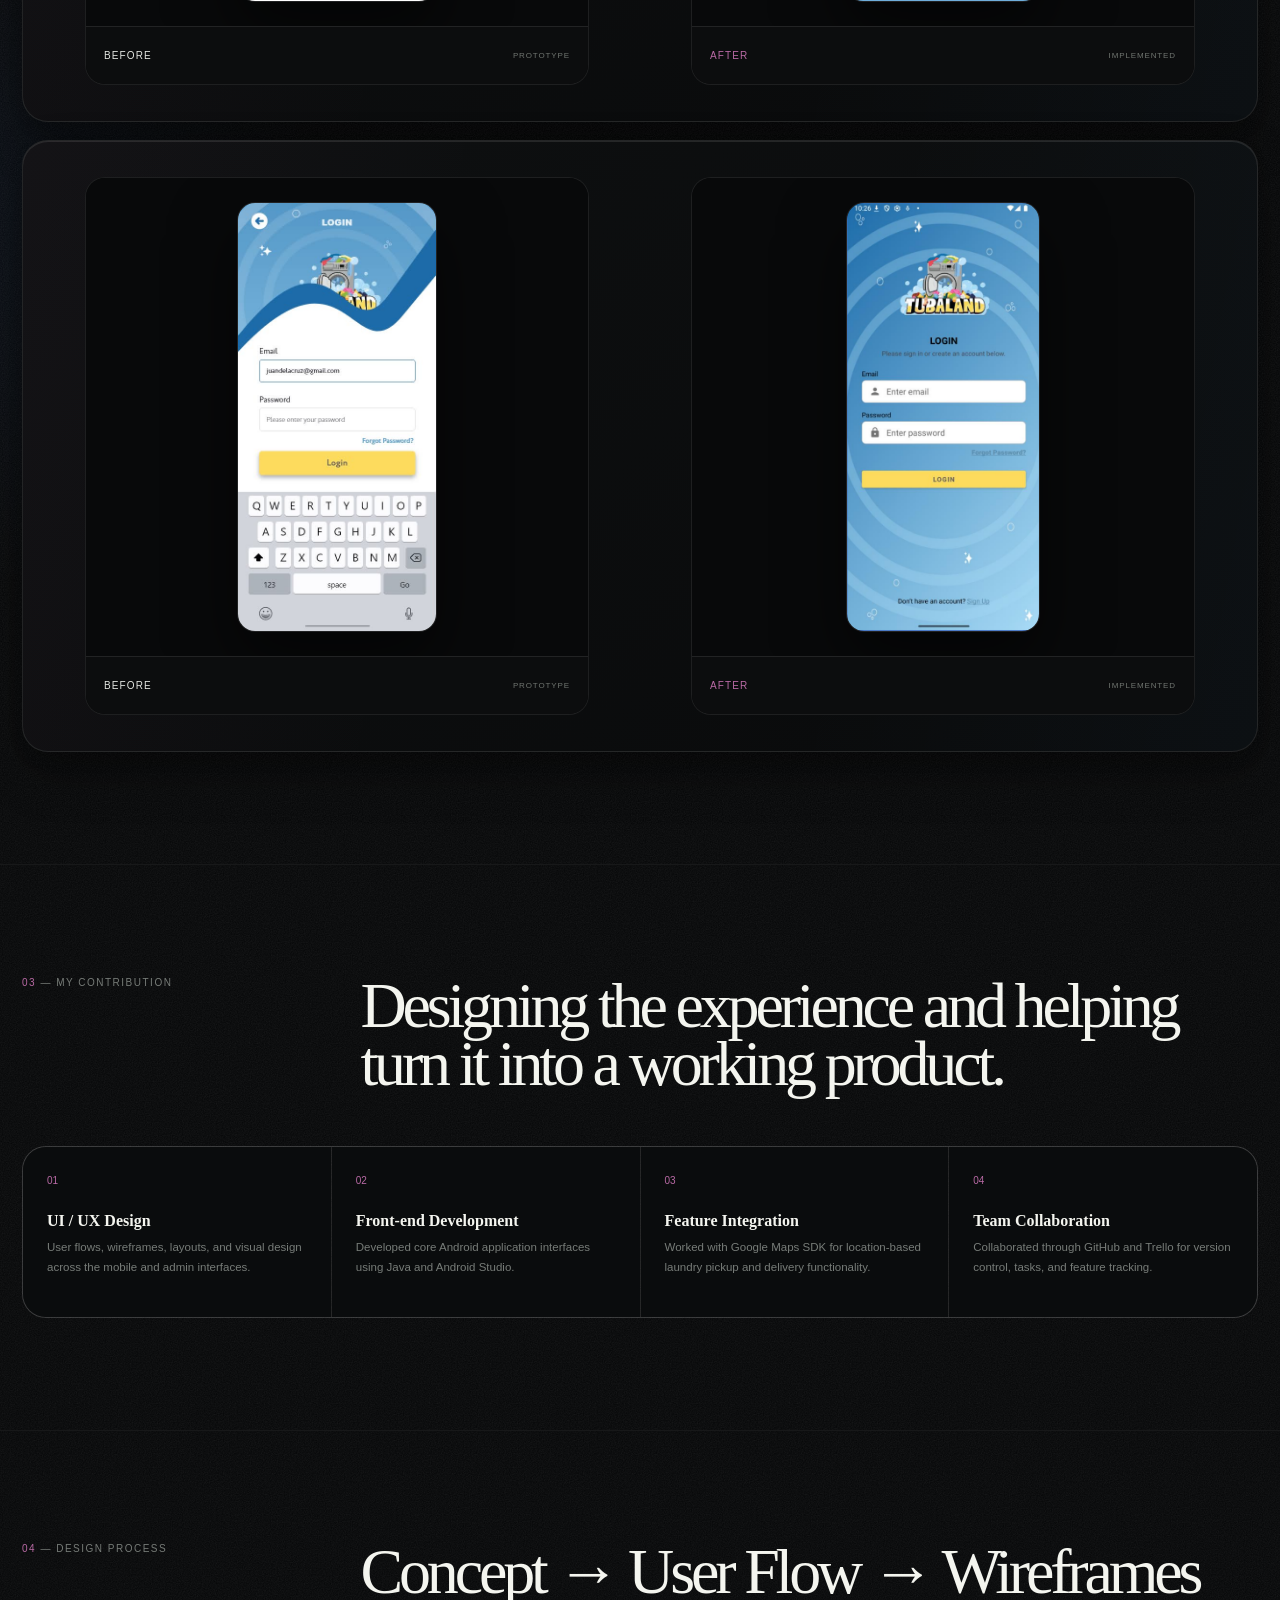
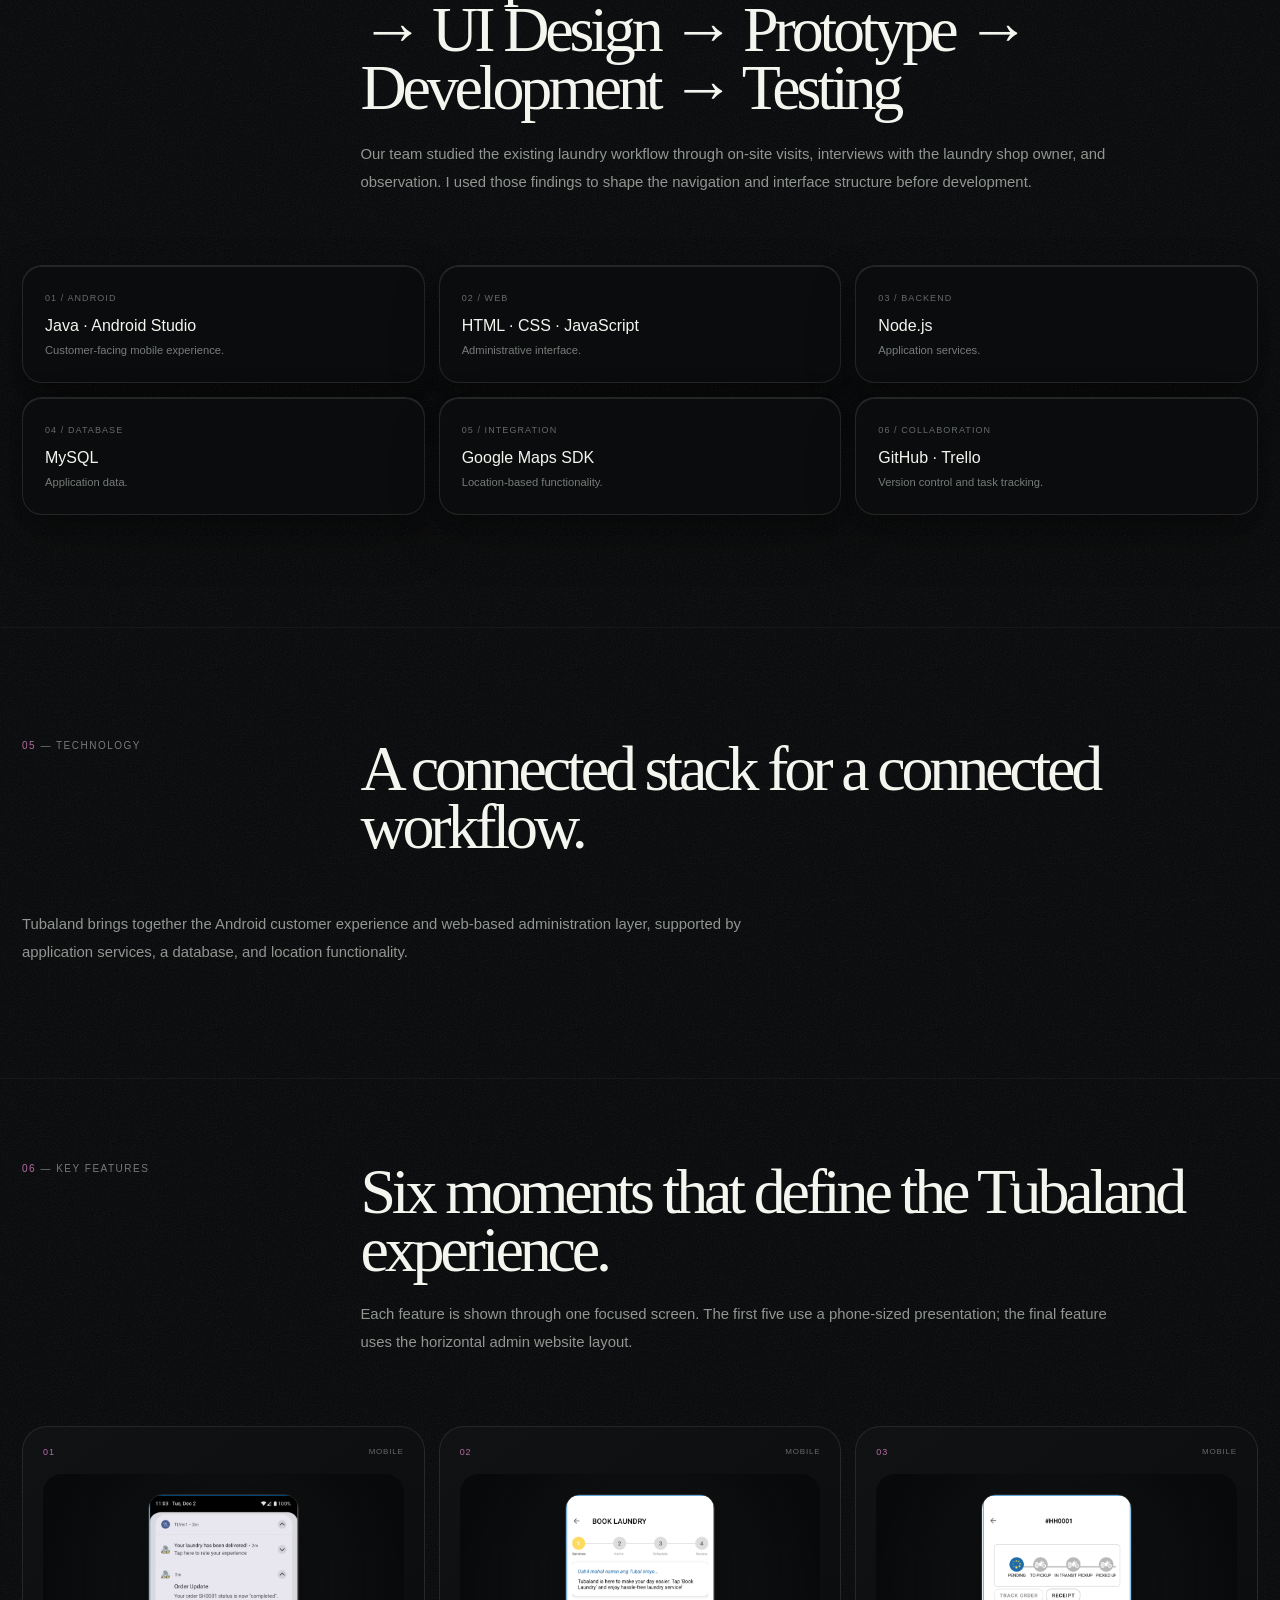
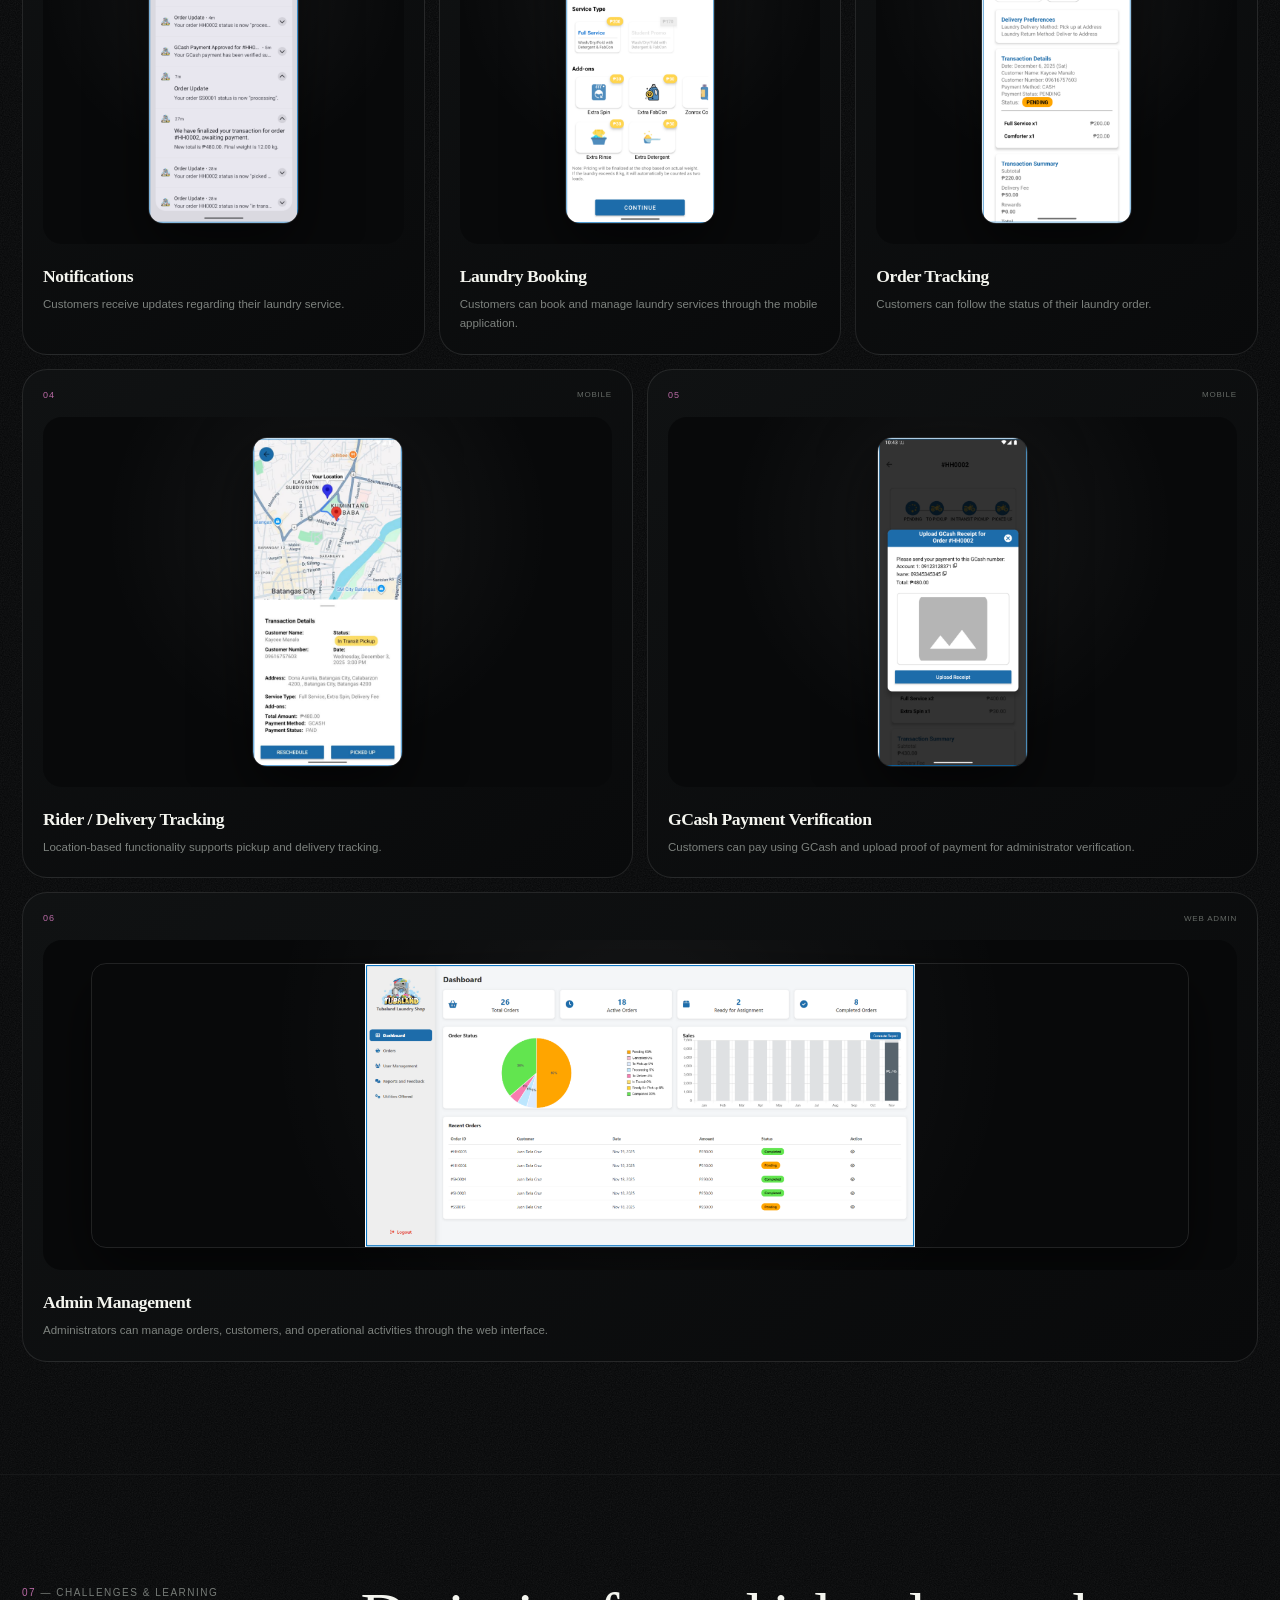
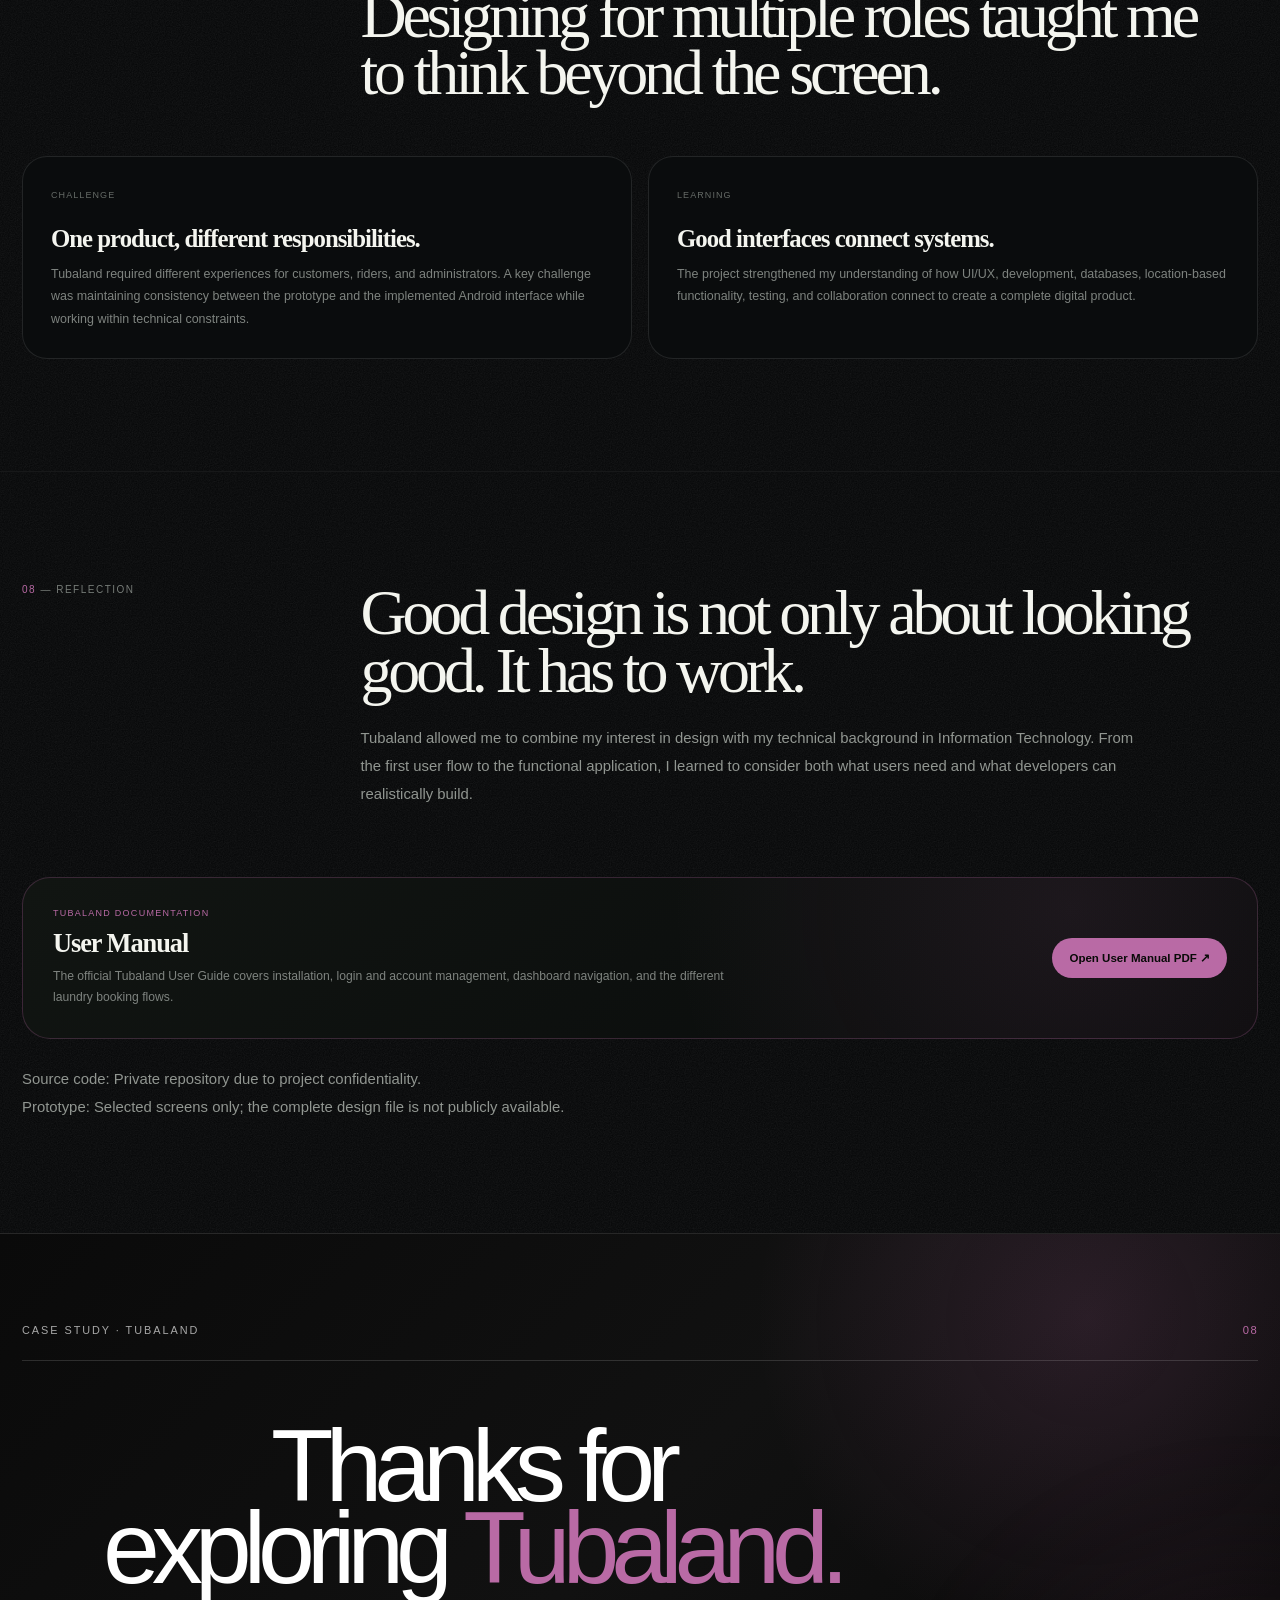
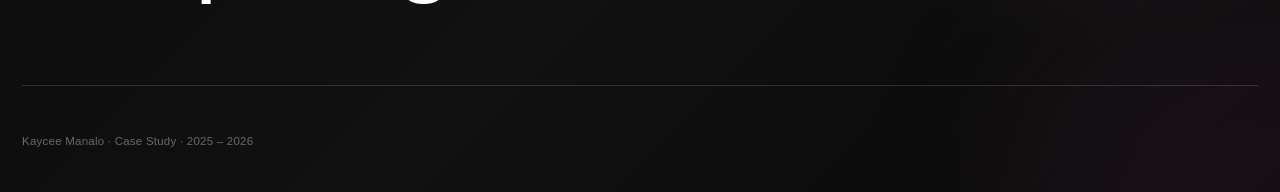
<file: tubaland.html>
<!doctype html>
<html lang="en">
<head>
<link rel="icon" type="image/png" href="assets/images/portfolio-butterfly-logo.png">
<meta charset="UTF-8">
<meta name="viewport" content="width=device-width, initial-scale=1.0">
<title>Tubaland — Case Study | Kaycee Manalo</title>
<link rel="stylesheet" href="style.css">
<style>
/* =========================================================
   TUBALAND CASE STUDY — PREMIUM CASE STUDY UI
   Portfolio-wide files are not touched by this page.
   ========================================================= */
:root{--tb-bg:#060708;--tb-panel:#0d0f10;--tb-panel2:#111415;--tb-text:#f4f5ef;--tb-muted:#8e928e;--tb-soft:#666b67;--tb-line:rgba(255,255,255,.10);--tb-lime:#B96AA5;--tb-blue:#63b8ff;--tb-radius:28px}
.tb-page{background:radial-gradient(900px 600px at 80% -10%,rgba(185,106,165,.08),transparent 65%),radial-gradient(800px 600px at -15% 35%,rgba(65,137,255,.08),transparent 65%),#060708;color:var(--tb-text)}
.tb-page:before{opacity:.018}
.tb-header{position:fixed!important;background:linear-gradient(180deg,rgba(6,7,8,.88),rgba(6,7,8,.35));backdrop-filter:blur(16px);border-bottom:1px solid transparent;transition:.3s}
.tb-header.scrolled{border-bottom-color:var(--tb-line)}
.tb-nav{height:76px;width:min(1240px,calc(100% - 44px));margin:auto;display:flex;align-items:center;justify-content:space-between}
.tb-brand{font-weight:900;text-decoration:none;letter-spacing:-.08em;font-size:1.15rem}.tb-brand span{color:var(--tb-lime)}
.tb-back{display:inline-flex;align-items:center;gap:8px;border:1px solid var(--tb-line);border-radius:999px;padding:10px 15px;color:#d8dad5;text-decoration:none;font:10px Arial,Helvetica,sans-serif;letter-spacing:.08em;text-transform:uppercase;transition:.25s}.tb-back:hover{border-color:var(--tb-lime);color:var(--tb-lime)}
.tb-container{width:min(1240px,calc(100% - 44px));margin:auto}
.tb-hero{min-height:92vh;display:flex;align-items:flex-end;padding:150px 0 92px;position:relative;overflow:hidden}
.tb-hero-grid{display:grid;grid-template-columns:1.25fr .75fr;gap:80px;align-items:end;width:100%}
.tb-eyebrow{font:10px Arial,Helvetica,sans-serif;letter-spacing:.18em;text-transform:uppercase;color:#858a85}.tb-title{font-size:clamp(5rem,12vw,10.8rem);line-height:.78;letter-spacing:-.095em;margin:24px 0 30px;font-weight:800}.tb-title span{color:var(--tb-lime)}
.tb-intro{max-width:680px;color:#aeb2ad;line-height:1.85;font-size:1rem}.tb-tags{display:flex;gap:8px;flex-wrap:wrap;margin-top:28px}.tb-tag{border:1px solid var(--tb-line);border-radius:999px;padding:8px 11px;color:#9da19d;font:9px Arial,Helvetica,sans-serif;letter-spacing:.06em}
.tb-hero-side{border-left:1px solid var(--tb-line);padding-left:30px;padding-bottom:4px}.tb-hero-side .tb-stat{padding:16px 0;border-top:1px solid var(--tb-line)}.tb-hero-side .tb-stat:first-child{border-top:0}.tb-stat small{display:block;color:#666b67;font:9px Arial,Helvetica,sans-serif;letter-spacing:.14em;text-transform:uppercase;margin-bottom:7px}.tb-stat strong{font-size:1.02rem;font-weight:500;color:#e9ebe6}.tb-hero-link{margin-top:25px;display:inline-flex;color:var(--tb-lime);text-decoration:none;font-weight:700;font-size:.78rem}.tb-hero-orb{position:absolute;width:520px;height:520px;border-radius:50%;right:-220px;top:120px;background:radial-gradient(circle,rgba(185,106,165,.13),transparent 68%);pointer-events:none}
.tb-section{padding:112px 0;border-top:1px solid rgba(255,255,255,.07)}.tb-section-tight{padding-top:84px}.tb-section-head{display:grid;grid-template-columns:.48fr 1.52fr;gap:55px;margin-bottom:54px}.tb-index{font:10px Arial,Helvetica,sans-serif;color:#777c78;letter-spacing:.15em;text-transform:uppercase}.tb-index b{color:var(--tb-lime);font-weight:500}.tb-heading{font-size:clamp(2.4rem,5vw,5.4rem);line-height:.9;letter-spacing:-.065em;margin:0;max-width:850px}.tb-copy{font-size:.93rem;line-height:1.9;color:#919691;max-width:780px}.tb-copy strong{color:#dfe2dc;font-weight:500}
.tb-overview{display:grid;grid-template-columns:1fr 1fr;gap:16px;margin-top:38px}.tb-overview-card{min-height:220px;border:1px solid var(--tb-line);border-radius:var(--tb-radius);padding:27px;background:linear-gradient(145deg,rgba(255,255,255,.045),rgba(255,255,255,.012));position:relative;overflow:hidden}.tb-overview-card:after{content:"";position:absolute;width:180px;height:180px;border-radius:50%;right:-80px;bottom:-90px;background:rgba(185,106,165,.08)}.tb-overview-card span{font:9px Arial,Helvetica,sans-serif;color:var(--tb-lime);letter-spacing:.13em}.tb-overview-card h3{font-size:1.35rem;margin:28px 0 10px;letter-spacing:-.035em}.tb-overview-card p{font-size:.78rem;line-height:1.75;color:#858a85;max-width:430px}

.tb-proto-wrap{display:grid;gap:18px}.tb-proto-row{display:grid;grid-template-columns:90px 1fr 1fr;gap:22px;align-items:center;border:1px solid var(--tb-line);border-radius:26px;padding:22px;background:linear-gradient(145deg,#0e1011,#090a0b);position:relative;overflow:hidden}.tb-proto-row:before{content:"";position:absolute;inset:0;background:linear-gradient(100deg,rgba(185,106,165,.035),transparent 35%,transparent 65%,rgba(99,184,255,.035));pointer-events:none}.tb-proto-label{position:relative;z-index:1}.tb-proto-label b{display:block;color:var(--tb-lime);font:10px Arial,Helvetica,sans-serif;letter-spacing:.12em}.tb-proto-label span{display:block;margin-top:9px;color:#777c78;font:9px Arial,Helvetica,sans-serif;text-transform:uppercase;line-height:1.5}.tb-proto-card{position:relative;z-index:1;min-height:500px;border:1px solid rgba(255,255,255,.09);border-radius:20px;background:#08090a;display:flex;flex-direction:column;align-items:center;justify-content:center;padding:20px;overflow:hidden}.tb-proto-card:after{content:"";position:absolute;inset:auto 15% -45% 15%;height:50%;border-radius:50%;background:rgba(185,106,165,.06);filter:blur(35px)}.tb-proto-card button{border:0;background:none;padding:0;cursor:zoom-in;display:flex;justify-content:center;align-items:center;width:100%;height:100%}.tb-proto-card img{height:455px;max-width:100%;width:auto;object-fit:contain;border-radius:18px;border:1px solid rgba(255,255,255,.10);box-shadow:0 28px 65px rgba(0,0,0,.55);transition:.3s}.tb-proto-card button:hover img{transform:translateY(-5px);border-color:rgba(185,106,165,.55)}.tb-proto-meta{display:flex;align-items:center;justify-content:space-between;width:100%;padding:13px 3px 0;color:#676c68;font:9px Arial,Helvetica,sans-serif;letter-spacing:.09em;text-transform:uppercase}.tb-proto-meta strong{color:#dfe2dc;font-weight:500}.tb-after .tb-proto-meta strong{color:var(--tb-lime)}

.tb-process{display:grid;grid-template-columns:repeat(4,1fr);gap:1px;background:var(--tb-line);border:1px solid var(--tb-line);border-radius:24px;overflow:hidden;margin-top:38px}.tb-process-item{background:#0a0c0d;padding:24px;min-height:170px}.tb-process-item b{color:var(--tb-lime);font:10px Arial,Helvetica,sans-serif}.tb-process-item h3{font-size:1rem;margin:25px 0 8px}.tb-process-item p{font-size:.72rem;line-height:1.7;color:#777c78;margin:0}

.tb-tech{display:grid;grid-template-columns:repeat(3,1fr);gap:14px;margin-top:35px}.tb-tech-item{border:1px solid var(--tb-line);border-radius:20px;padding:22px;background:#0a0c0d}.tb-tech-item span{font:9px Arial,Helvetica,sans-serif;color:#666b67;text-transform:uppercase;letter-spacing:.12em}.tb-tech-item b{display:block;margin-top:13px;font-size:1rem;font-weight:500}.tb-tech-item p{color:#777c78;font-size:.7rem;line-height:1.6;margin:7px 0 0}

.tb-feature-grid{display:grid;grid-template-columns:repeat(6,1fr);gap:14px;align-items:stretch}.tb-feature{grid-column:span 2;border:1px solid var(--tb-line);border-radius:25px;background:linear-gradient(145deg,#101213,#090a0b);padding:20px;display:flex;flex-direction:column;min-width:0;transition:.3s}.tb-feature:nth-child(4),.tb-feature:nth-child(5){grid-column:span 3}.tb-feature:nth-child(6){grid-column:span 6}.tb-feature:hover{transform:translateY(-5px);border-color:rgba(185,106,165,.35);box-shadow:0 28px 80px rgba(0,0,0,.35)}.tb-feature-top{display:flex;justify-content:space-between;gap:12px;align-items:center}.tb-feature-no{font:9px Arial,Helvetica,sans-serif;color:var(--tb-lime);letter-spacing:.1em}.tb-feature-type{font:8px Arial,Helvetica,sans-serif;color:#656a66;text-transform:uppercase;letter-spacing:.1em}.tb-feature-media{height:370px;display:flex;justify-content:center;align-items:center;margin:17px 0 22px;border-radius:19px;background:radial-gradient(circle at 50% 30%,rgba(255,255,255,.06),transparent 58%),#08090a;overflow:hidden}.tb-feature-media img{height:330px;width:auto;max-width:88%;object-fit:contain;border-radius:15px;border:1px solid rgba(255,255,255,.10);box-shadow:0 22px 55px rgba(0,0,0,.55);cursor:zoom-in;transition:.3s}.tb-feature:hover .tb-feature-media img{transform:scale(1.015)}.tb-feature h3{font-size:1.1rem;margin:0 0 8px;letter-spacing:-.025em}.tb-feature p{font-size:.72rem;line-height:1.7;color:#7d827e;margin:0}.tb-feature-wide .tb-feature-media{height:330px}.tb-feature-wide .tb-feature-media img{width:92%;height:auto;max-width:1100px;max-height:285px;object-fit:contain}

.tb-manual{margin-top:28px;border:1px solid rgba(185,106,165,.25);border-radius:28px;padding:30px;background:radial-gradient(circle at 85% 20%,rgba(185,106,165,.10),transparent 38%),linear-gradient(145deg,#111512,#090b0b);display:grid;grid-template-columns:1fr auto;gap:30px;align-items:center}.tb-manual-kicker{font:9px Arial,Helvetica,sans-serif;color:var(--tb-lime);letter-spacing:.14em;text-transform:uppercase}.tb-manual h3{font-size:1.65rem;letter-spacing:-.04em;margin:10px 0 7px}.tb-manual p{color:#7e837f;font-size:.76rem;line-height:1.7;max-width:680px;margin:0}.tb-manual a{display:inline-flex;align-items:center;gap:9px;padding:13px 17px;border-radius:999px;background:var(--tb-lime);color:#090a08;text-decoration:none;font-weight:800;font-size:.72rem;white-space:nowrap;transition:.25s}.tb-manual a:hover{transform:translateY(-2px);box-shadow:0 12px 30px rgba(185,106,165,.15)}
.tb-learning{display:grid;grid-template-columns:1fr 1fr;gap:16px;margin-top:36px}.tb-learning-card{border:1px solid var(--tb-line);border-radius:25px;padding:28px;background:#0a0c0d}.tb-learning-card span{font:9px Arial,Helvetica,sans-serif;color:#666b67;text-transform:uppercase;letter-spacing:.12em}.tb-learning-card h3{font-size:1.55rem;letter-spacing:-.04em;margin:24px 0 10px}.tb-learning-card p{font-size:.78rem;line-height:1.8;color:#7e837f;margin:0}
.tb-footer{padding:90px 0 45px;border-top:1px solid var(--tb-line);text-align:center}.tb-footer h2{font-size:clamp(3.4rem,8vw,8rem);letter-spacing:-.08em;line-height:.8;margin:0}.tb-footer h2 span{color:var(--tb-lime)}.tb-footer p{color:#666b67;font-size:.72rem;margin-top:25px}

#tb-lightbox{position:fixed;inset:0;z-index:100;background:rgba(2,3,3,.94);backdrop-filter:blur(14px);display:none;align-items:center;justify-content:center;padding:30px}#tb-lightbox.open{display:flex}#tb-lightbox img{max-width:92vw;max-height:88vh;object-fit:contain;border-radius:18px;border:1px solid rgba(255,255,255,.16);box-shadow:0 40px 120px #000}.tb-lb-close{position:absolute;right:24px;top:20px;width:44px;height:44px;border:1px solid rgba(255,255,255,.15);border-radius:50%;background:#101213;color:#fff;font-size:24px;cursor:pointer}.tb-lb-close:hover{border-color:var(--tb-lime);color:var(--tb-lime)}.tb-lb-label{position:absolute;left:28px;top:28px;font:9px Arial,Helvetica,sans-serif;color:#858a85;letter-spacing:.13em;text-transform:uppercase}
.tb-reveal{opacity:0;transform:translateY(18px);transition:opacity .65s ease,transform .65s ease}.tb-reveal.visible{opacity:1;transform:none}
@media(max-width:980px){.tb-hero-grid,.tb-section-head{grid-template-columns:1fr;gap:28px}.tb-hero-side{border-left:0;border-top:1px solid var(--tb-line);padding:18px 0 0;display:grid;grid-template-columns:repeat(3,1fr);gap:15px}.tb-hero-side .tb-stat{border-top:0;padding:0}.tb-overview{grid-template-columns:1fr}.tb-proto-row{grid-template-columns:60px 1fr 1fr}.tb-proto-card{min-height:440px}.tb-proto-card img{height:395px}.tb-process{grid-template-columns:repeat(2,1fr)}.tb-tech{grid-template-columns:repeat(2,1fr)}.tb-feature-grid{grid-template-columns:repeat(2,1fr)}.tb-feature,.tb-feature:nth-child(4),.tb-feature:nth-child(5),.tb-feature:nth-child(6){grid-column:span 1}.tb-feature:nth-child(6){grid-column:1/-1}}
@media(max-width:640px){.tb-container,.tb-nav{width:calc(100% - 28px)}.tb-hero{min-height:auto;padding:130px 0 70px}.tb-title{font-size:clamp(4rem,19vw,6.4rem)}.tb-hero-side{grid-template-columns:1fr 1fr}.tb-section{padding:80px 0}.tb-section-head{margin-bottom:35px}.tb-proto-row{grid-template-columns:1fr;padding:17px}.tb-proto-label{display:flex;align-items:center;gap:12px}.tb-proto-label span{margin:0}.tb-proto-card{min-height:400px}.tb-proto-card img{height:355px}.tb-process,.tb-tech,.tb-feature-grid,.tb-learning{grid-template-columns:1fr}.tb-feature,.tb-feature:nth-child(6){grid-column:1}.tb-feature-media{height:350px}.tb-feature-wide .tb-feature-media{height:250px}.tb-manual{grid-template-columns:1fr}.tb-manual a{justify-self:start}.tb-footer{padding-bottom:30px}}

/* HERO V2 — cleaner editorial project intro */
.tb-hero-v2{min-height:100svh;padding:120px 0 64px;display:flex;align-items:center;position:relative;overflow:hidden}
.tb-hero-v2 .tb-hero-orb{width:720px;height:720px;right:-300px;top:40px;background:radial-gradient(circle,rgba(185,106,165,.14),rgba(185,106,165,.035) 30%,transparent 68%)}
.tb-hero-v2-grid{display:grid;grid-template-columns:minmax(0,1.25fr) minmax(310px,.75fr);gap:72px;align-items:end;position:relative;z-index:1}
.tb-hero-main{max-width:850px}
.tb-hero-kicker{display:flex;align-items:center;gap:12px;color:#8b908b;font:9px Arial,Helvetica,sans-serif;letter-spacing:.18em;text-transform:uppercase}
.tb-hero-kicker:before{content:"";width:34px;height:1px;background:var(--tb-lime)}
.tb-hero-v2 .tb-title{font-size:clamp(5.5rem,12.5vw,12rem);line-height:.78;letter-spacing:-.105em;margin:30px 0 38px}
.tb-hero-description{font-size:clamp(1rem,1.5vw,1.25rem);line-height:1.75;color:#aeb2ad;max-width:690px;margin:0}
.tb-hero-bottom{display:flex;align-items:center;gap:18px;flex-wrap:wrap;margin-top:34px}
.tb-play-btn{display:inline-flex;align-items:center;gap:11px;padding:13px 17px;border-radius:999px;background:var(--tb-lime);color:#080a07;text-decoration:none;font-size:.72rem;font-weight:800;transition:transform .25s,box-shadow .25s}
.tb-play-btn:hover{transform:translateY(-2px);box-shadow:0 15px 40px rgba(185,106,165,.16)}
.tb-play-btn svg{width:14px;height:14px}
.tb-hero-tags{display:flex;gap:7px;flex-wrap:wrap}
.tb-hero-tags .tb-tag{padding:9px 11px}
.tb-hero-details{border:1px solid var(--tb-line);border-radius:28px;background:linear-gradient(145deg,rgba(255,255,255,.055),rgba(255,255,255,.015));padding:9px;box-shadow:0 30px 100px rgba(0,0,0,.22)}
.tb-detail{padding:20px 21px;border-bottom:1px solid var(--tb-line)}
.tb-detail:last-child{border-bottom:0}
.tb-detail-label{display:flex;justify-content:space-between;align-items:center;margin-bottom:9px;color:#626762;font:8px Arial,Helvetica,sans-serif;letter-spacing:.15em;text-transform:uppercase}
.tb-detail-label i{display:block;width:5px;height:5px;border-radius:50%;background:var(--tb-lime);box-shadow:0 0 12px rgba(185,106,165,.55)}
.tb-detail-value{display:block;color:#e8ebe5;font-size:1rem;font-weight:500;line-height:1.45}
.tb-hero-scroll{display:flex;align-items:center;gap:10px;margin-top:55px;color:#626762;font:8px Arial,Helvetica,sans-serif;letter-spacing:.14em;text-transform:uppercase}
.tb-hero-scroll:before{content:"";width:42px;height:1px;background:var(--tb-line)}
@media(max-width:980px){.tb-hero-v2{min-height:auto;padding:135px 0 80px}.tb-hero-v2-grid{grid-template-columns:1fr;gap:48px}.tb-hero-details{display:grid;grid-template-columns:repeat(3,1fr);padding:0}.tb-detail{padding:18px 20px;border-bottom:0;border-right:1px solid var(--tb-line)}.tb-detail:last-child{border-right:0}.tb-hero-scroll{margin-top:40px}}
@media(max-width:640px){.tb-hero-v2{padding:120px 0 65px}.tb-hero-v2 .tb-title{font-size:clamp(4.4rem,21vw,6.8rem);margin:25px 0 28px}.tb-hero-description{font-size:.95rem;line-height:1.8}.tb-hero-details{grid-template-columns:1fr}.tb-detail{border-right:0;border-bottom:1px solid var(--tb-line)}.tb-detail:last-child{border-bottom:0}.tb-hero-bottom{align-items:flex-start;flex-direction:column}.tb-hero-tags{width:100%}}

/* Clean before/after cards — captions stay below the image. */
.tb-ba-note{margin:0 0 6px;color:#777c78;font:9px Arial,Helvetica,sans-serif;letter-spacing:.04em}.tb-ba-clean .tb-proto-row{align-items:stretch}.tb-ba-clean .tb-proto-card{justify-content:flex-start;min-height:0}.tb-ba-clean .tb-proto-card button{height:auto}.tb-ba-clean .tb-proto-media{display:flex;align-items:center;justify-content:center;width:100%;min-height:455px;padding:20px}.tb-ba-clean .tb-proto-media img{height:455px;max-width:100%;width:auto;object-fit:contain}.tb-ba-clean .tb-proto-meta{background:#08090a;border-top:1px solid rgba(255,255,255,.09);padding:13px 3px 0;margin-top:0}.tb-ba-clean .tb-proto-card:after{display:none}
@media(max-width:980px){.tb-ba-clean .tb-proto-media{min-height:395px}.tb-ba-clean .tb-proto-media img{height:395px}}
@media(max-width:640px){.tb-ba-clean .tb-proto-media{min-height:355px;padding:14px}.tb-ba-clean .tb-proto-media img{height:355px}}

/* === Final Tubaland Before / After refinement === */
.tb-ba-clean .tb-proto-row{
  grid-template-columns:repeat(2,minmax(0,1fr));
  gap:22px;
  align-items:stretch;
}
.tb-ba-clean .tb-proto-card{
  min-width:0;
  min-height:0;
  padding:0;
  justify-content:flex-start;
  overflow:hidden;
}
.tb-ba-clean .tb-proto-card button{
  height:auto;
  flex-direction:column;
  align-items:stretch;
}
.tb-ba-clean .tb-proto-media{
  min-height:455px;
  padding:24px;
  display:flex;
  align-items:center;
  justify-content:center;
  background:#08090a;
}
.tb-ba-clean .tb-proto-media img{
  width:auto;
  height:430px;
  max-width:100%;
  object-fit:contain;
  border:1px solid rgba(255,255,255,.10);
  border-radius:18px;
}
.tb-ba-clean .tb-proto-meta{
  position:relative;
  z-index:2;
  box-sizing:border-box;
  width:100%;
  min-height:58px;
  margin:0;
  padding:15px 18px;
  background:#0c0d0e;
  border-top:1px solid rgba(255,255,255,.09);
  display:flex;
  align-items:center;
  justify-content:space-between;
  gap:15px;
}
.tb-ba-clean .tb-proto-meta strong{
  color:#e4e6e1;
  font-size:10px;
  letter-spacing:.11em;
}
.tb-ba-clean .tb-proto-meta span{
  color:#707570;
  font-size:8px;
  letter-spacing:.11em;
}
.tb-ba-clean .tb-after .tb-proto-meta strong{color:var(--tb-lime)}
.tb-ba-clean .tb-proto-card:hover .tb-proto-media img{
  transform:translateY(-4px) scale(1.01);
  border-color:rgba(185,106,165,.45);
}
@media(max-width:980px){
  .tb-ba-clean .tb-proto-media{min-height:390px;padding:18px}
  .tb-ba-clean .tb-proto-media img{height:365px}
}
@media(max-width:640px){
  .tb-ba-clean .tb-proto-row{
    grid-template-columns:1fr;
    gap:15px;
  }
  .tb-ba-clean .tb-proto-media{min-height:350px;padding:15px}
  .tb-ba-clean .tb-proto-media img{height:325px}
  .tb-ba-clean .tb-proto-meta{min-height:54px;padding:13px 15px}
}

</style>
</head>
<body class="case-page tb-page">
<header id="site-header" class="tb-header"><div class="tb-nav"><a href="index.html" class="brand"><img class="brand-logo" src="assets/images/portfolio-butterfly-logo.png" alt="Kaycee Manalo logo"></a><a href="index.html?project=tubaland#work" class="tb-back">Back to work ↗</a></div></header>

<main>
<section class="tb-hero tb-hero-v2"><div class="tb-hero-orb"></div><div class="tb-container tb-hero-v2-grid tb-reveal">
  <div class="tb-hero-main">
    <p class="tb-hero-kicker">CAPSTONE PROJECT · 2025–2026</p>
    <h1 class="tb-title">Tubaland<span>.</span></h1>
    <p class="tb-hero-description">A laundry management application designed to make booking, order management, pickup &amp; delivery, and payment verification more convenient.</p>
    <div class="tb-hero-bottom">
      <a class="tb-play-btn" href="https://play.google.com/store/search?q=Tubaland&c=apps" target="_blank" rel="noopener">View on Google Play <span>↗</span></a>
      <div class="tb-hero-tags"><span class="tb-tag">UI/UX DESIGN</span><span class="tb-tag">ANDROID</span><span class="tb-tag">JAVA</span><span class="tb-tag">GOOGLE MAPS</span></div>
    </div>
    <div class="tb-hero-scroll">Scroll to explore the case study</div>
  </div>
  <aside class="tb-hero-details" aria-label="Project details">
    <div class="tb-detail"><div class="tb-detail-label"><span>Role</span><i></i></div><strong class="tb-detail-value">UI/UX Designer · Front-end</strong></div>
    <div class="tb-detail"><div class="tb-detail-label"><span>Platform</span><i></i></div><strong class="tb-detail-value">Android app + web admin</strong></div>
    <div class="tb-detail"><div class="tb-detail-label"><span>Focus</span><i></i></div><strong class="tb-detail-value">Booking · Tracking · Payments</strong></div>
  </aside>
</div></section>

<section class="tb-section tb-reveal"><div class="tb-container">
  <div class="tb-section-head"><div class="tb-index"><b>01</b> — OVERVIEW</div><div><h2 class="tb-heading">From a manual laundry workflow to a digital experience.</h2><p class="tb-copy" style="margin-top:25px">Tubaland is a capstone laundry management application combining a customer-facing Android application with a web-based administrative interface to support laundry services and transactions.</p><p class="tb-copy" style="margin-top:14px">My primary contribution was the UI/UX design and front-end development of the application. I worked on user flows, wireframes, interface layouts, visual design, and translating approved designs into functional Android screens.</p></div></div>
  <div class="tb-overview">
    <article class="tb-overview-card"><span>01 / CUSTOMER</span><h3>Book with less friction.</h3><p>Service selection, add-ons, pickup and delivery options, scheduling, and payment are brought into one guided booking flow.</p></article>
    <article class="tb-overview-card"><span>02 / OPERATIONS</span><h3>Keep the workflow connected.</h3><p>The admin side supports operational visibility while location-based functionality helps connect pickup and delivery activities.</p></article>
  </div>
</div></section>

<section class="tb-section tb-reveal"><div class="tb-container">
  <div class="tb-section-head"><div class="tb-index"><b>02</b> — BEFORE → AFTER</div><div><h2 class="tb-heading">From prototype screens to the implemented interface.</h2></div></div>
  <div class="tb-proto-wrap tb-ba-clean">
    <p class="tb-ba-note">Prototype → implemented screen.</p>
    <div class="tb-proto-row">
      <figure class="tb-proto-card"><button data-tb-lightbox="assets/images/tubaland-prototype-1.jpg" aria-label="View Tubaland login prototype"><span class="tb-proto-media"><img src="assets/images/tubaland-prototype-1.jpg" alt="Tubaland login prototype"></span><span class="tb-proto-meta"><strong>Before</strong><span>Prototype</span></span></button></figure>
      <figure class="tb-proto-card tb-after"><button data-tb-lightbox="assets/images/tubaland-after-1.png" aria-label="View Tubaland implemented login screen"><span class="tb-proto-media"><img src="assets/images/tubaland-after-1.png" alt="Tubaland implemented login screen"></span><span class="tb-proto-meta"><strong>After</strong><span>Implemented</span></span></button></figure>
    </div>
    <div class="tb-proto-row">
      <figure class="tb-proto-card"><button data-tb-lightbox="assets/images/tubaland-prototype-2.jpg" aria-label="View Tubaland dashboard prototype"><span class="tb-proto-media"><img src="assets/images/tubaland-prototype-2.jpg" alt="Tubaland dashboard prototype"></span><span class="tb-proto-meta"><strong>Before</strong><span>Prototype</span></span></button></figure>
      <figure class="tb-proto-card tb-after"><button data-tb-lightbox="assets/images/tubaland-after-2.png" aria-label="View Tubaland implemented dashboard"><span class="tb-proto-media"><img src="assets/images/tubaland-after-2.png" alt="Tubaland implemented dashboard"></span><span class="tb-proto-meta"><strong>After</strong><span>Implemented</span></span></button></figure>
    </div>
    <div class="tb-proto-row">
      <figure class="tb-proto-card"><button data-tb-lightbox="assets/images/tubaland-prototype-3.jpg" aria-label="View Tubaland booking prototype"><span class="tb-proto-media"><img src="assets/images/tubaland-prototype-3.jpg" alt="Tubaland booking prototype"></span><span class="tb-proto-meta"><strong>Before</strong><span>Prototype</span></span></button></figure>
      <figure class="tb-proto-card tb-after"><button data-tb-lightbox="assets/images/tubaland-after-3.png" aria-label="View Tubaland implemented booking screen"><span class="tb-proto-media"><img src="assets/images/tubaland-after-3.png" alt="Tubaland implemented booking screen"></span><span class="tb-proto-meta"><strong>After</strong><span>Implemented</span></span></button></figure>
    </div>
  </div>
</div></section>

<section class="tb-section tb-reveal"><div class="tb-container">
  <div class="tb-section-head"><div class="tb-index"><b>03</b> — MY CONTRIBUTION</div><div><h2 class="tb-heading">Designing the experience and helping turn it into a working product.</h2></div></div>
  <div class="tb-process">
    <article class="tb-process-item"><b>01</b><h3>UI / UX Design</h3><p>User flows, wireframes, layouts, and visual design across the mobile and admin interfaces.</p></article>
    <article class="tb-process-item"><b>02</b><h3>Front-end Development</h3><p>Developed core Android application interfaces using Java and Android Studio.</p></article>
    <article class="tb-process-item"><b>03</b><h3>Feature Integration</h3><p>Worked with Google Maps SDK for location-based laundry pickup and delivery functionality.</p></article>
    <article class="tb-process-item"><b>04</b><h3>Team Collaboration</h3><p>Collaborated through GitHub and Trello for version control, tasks, and feature tracking.</p></article>
  </div>
</div></section>

<section class="tb-section tb-reveal"><div class="tb-container">
  <div class="tb-section-head"><div class="tb-index"><b>04</b> — DESIGN PROCESS</div><div><h2 class="tb-heading">Concept → User Flow → Wireframes → UI Design → Prototype → Development → Testing</h2><p class="tb-copy" style="margin-top:24px">Our team studied the existing laundry workflow through on-site visits, interviews with the laundry shop owner, and observation. I used those findings to shape the navigation and interface structure before development.</p></div></div>
  <div class="tb-tech">
    <article class="tb-tech-item"><span>01 / Android</span><b>Java · Android Studio</b><p>Customer-facing mobile experience.</p></article>
    <article class="tb-tech-item"><span>02 / Web</span><b>HTML · CSS · JavaScript</b><p>Administrative interface.</p></article>
    <article class="tb-tech-item"><span>03 / Backend</span><b>Node.js</b><p>Application services.</p></article>
    <article class="tb-tech-item"><span>04 / Database</span><b>MySQL</b><p>Application data.</p></article>
    <article class="tb-tech-item"><span>05 / Integration</span><b>Google Maps SDK</b><p>Location-based functionality.</p></article>
    <article class="tb-tech-item"><span>06 / Collaboration</span><b>GitHub · Trello</b><p>Version control and task tracking.</p></article>
  </div>
</div></section>

<section class="tb-section tb-reveal"><div class="tb-container">
  <div class="tb-section-head"><div class="tb-index"><b>05</b> — TECHNOLOGY</div><div><h2 class="tb-heading">A connected stack for a connected workflow.</h2></div></div>
  <div class="tb-copy">Tubaland brings together the Android customer experience and web-based administration layer, supported by application services, a database, and location functionality.</div>
</div></section>

<section class="tb-section tb-section-tight tb-reveal"><div class="tb-container">
  <div class="tb-section-head"><div class="tb-index"><b>06</b> — KEY FEATURES</div><div><h2 class="tb-heading">Six moments that define the Tubaland experience.</h2><p class="tb-copy" style="margin-top:22px">Each feature is shown through one focused screen. The first five use a phone-sized presentation; the final feature uses the horizontal admin website layout.</p></div></div>
  <div class="tb-feature-grid">
    <article class="tb-feature"><div class="tb-feature-top"><span class="tb-feature-no">01</span><span class="tb-feature-type">Mobile</span></div><div class="tb-feature-media"><img data-tb-lightbox="assets/images/tubaland-feature-1.png" src="assets/images/tubaland-feature-1.png" alt="Tubaland Notifications"></div><h3>Notifications</h3><p>Customers receive updates regarding their laundry service.</p></article>
    <article class="tb-feature"><div class="tb-feature-top"><span class="tb-feature-no">02</span><span class="tb-feature-type">Mobile</span></div><div class="tb-feature-media"><img data-tb-lightbox="assets/images/tubaland-feature-2.png" src="assets/images/tubaland-feature-2.png" alt="Tubaland Laundry Booking"></div><h3>Laundry Booking</h3><p>Customers can book and manage laundry services through the mobile application.</p></article>
    <article class="tb-feature"><div class="tb-feature-top"><span class="tb-feature-no">03</span><span class="tb-feature-type">Mobile</span></div><div class="tb-feature-media"><img data-tb-lightbox="assets/images/tubaland-feature-3.png" src="assets/images/tubaland-feature-3.png" alt="Tubaland Order Tracking"></div><h3>Order Tracking</h3><p>Customers can follow the status of their laundry order.</p></article>
    <article class="tb-feature"><div class="tb-feature-top"><span class="tb-feature-no">04</span><span class="tb-feature-type">Mobile</span></div><div class="tb-feature-media"><img data-tb-lightbox="assets/images/tubaland-feature-4.png" src="assets/images/tubaland-feature-4.png" alt="Tubaland Rider and Delivery Tracking"></div><h3>Rider / Delivery Tracking</h3><p>Location-based functionality supports pickup and delivery tracking.</p></article>
    <article class="tb-feature"><div class="tb-feature-top"><span class="tb-feature-no">05</span><span class="tb-feature-type">Mobile</span></div><div class="tb-feature-media"><img data-tb-lightbox="assets/images/tubaland-feature-5.png" src="assets/images/tubaland-feature-5.png" alt="Tubaland GCash Payment Verification"></div><h3>GCash Payment Verification</h3><p>Customers can pay using GCash and upload proof of payment for administrator verification.</p></article>
    <article class="tb-feature tb-feature-wide"><div class="tb-feature-top"><span class="tb-feature-no">06</span><span class="tb-feature-type">Web Admin</span></div><div class="tb-feature-media"><img data-tb-lightbox="assets/images/tubaland-feature-6.png" src="assets/images/tubaland-feature-6.png" alt="Tubaland Admin Management website"></div><h3>Admin Management</h3><p>Administrators can manage orders, customers, and operational activities through the web interface.</p></article>
  </div>
</div></section>

<section class="tb-section tb-reveal"><div class="tb-container">
  <div class="tb-section-head"><div class="tb-index"><b>07</b> — CHALLENGES & LEARNING</div><div><h2 class="tb-heading">Designing for multiple roles taught me to think beyond the screen.</h2></div></div>
  <div class="tb-learning"><article class="tb-learning-card"><span>Challenge</span><h3>One product, different responsibilities.</h3><p>Tubaland required different experiences for customers, riders, and administrators. A key challenge was maintaining consistency between the prototype and the implemented Android interface while working within technical constraints.</p></article><article class="tb-learning-card"><span>Learning</span><h3>Good interfaces connect systems.</h3><p>The project strengthened my understanding of how UI/UX, development, databases, location-based functionality, testing, and collaboration connect to create a complete digital product.</p></article></div>
</div></section>

<section class="tb-section tb-reveal"><div class="tb-container">
  <div class="tb-section-head"><div class="tb-index"><b>08</b> — REFLECTION</div><div><h2 class="tb-heading">Good design is not only about looking good. It has to work.</h2><p class="tb-copy" style="margin-top:24px">Tubaland allowed me to combine my interest in design with my technical background in Information Technology. From the first user flow to the functional application, I learned to consider both what users need and what developers can realistically build.</p></div></div>
  <div class="tb-manual"><div><div class="tb-manual-kicker">TUBALAND DOCUMENTATION</div><h3>User Manual</h3><p>The official Tubaland User Guide covers installation, login and account management, dashboard navigation, and the different laundry booking flows.</p></div><a href="documents/Tubaland-User-Manual.pdf" target="_blank" rel="noopener">Open User Manual PDF ↗</a></div>
  <div class="tb-copy" style="margin-top:26px">Source code: Private repository due to project confidentiality.<br>Prototype: Selected screens only; the complete design file is not publicly available.</div>
</div></section>

<footer class="tb-footer">
    <div class="tb-container">
        <div class="tb-footer-top">
            <span class="tb-footer-label">CASE STUDY · TUBALAND</span>
            <span class="tb-footer-number">08</span>
        </div>

        <h2>
            Thanks for<br>
            exploring <span>Tubaland.</span>
        </h2>

        <div class="tb-footer-bottom">
            <p>Kaycee Manalo · Case Study · 2025 – 2026</p>
        </div>
    </div>
</footer></main>

<div id="tb-lightbox" aria-hidden="true"><span class="tb-lb-label">Tubaland · image preview</span><button class="tb-lb-close" type="button" aria-label="Close image preview">×</button><img alt="Expanded Tubaland project image"></div>
<script>
const header=document.getElementById('site-header');
window.addEventListener('scroll',()=>header&&header.classList.toggle('scrolled',window.scrollY>20),{passive:true});
const lb=document.getElementById('tb-lightbox'),lbImg=lb.querySelector('img');
function openTb(src,alt){lbImg.src=src;lbImg.alt=alt||'Tubaland project image';lb.classList.add('open');lb.setAttribute('aria-hidden','false');document.body.style.overflow='hidden'}
function closeTb(){lb.classList.remove('open');lb.setAttribute('aria-hidden','true');lbImg.src='';document.body.style.overflow=''}
document.querySelectorAll('[data-tb-lightbox]').forEach(el=>el.addEventListener('click',()=>openTb(el.dataset.tbLightbox,el.alt||'Tubaland project image')));
document.querySelector('.tb-lb-close').addEventListener('click',closeTb);lb.addEventListener('click',e=>{if(e.target===lb)closeTb()});document.addEventListener('keydown',e=>{if(e.key==='Escape')closeTb()});
const reveals=document.querySelectorAll('.tb-reveal');const io=new IntersectionObserver(entries=>entries.forEach(entry=>{if(entry.isIntersecting){entry.target.classList.add('visible');io.unobserve(entry.target)}}),{threshold:.08});reveals.forEach(el=>io.observe(el));
</script>
<script src="back-to-top.js"></script><script src="button-icons.js"></script></body>
</html>
</file>
<file: style.css>
:root{
  --bg:#050505;--bg2:#0b0b0d;--panel:#101012;--panel2:#151517;
  --text:#f5f5f0;--muted:#9b9b98;--line:#242426;--lime:#B96AA5;
  --blue:#6672ff;--white:#fff;
}
*{box-sizing:border-box}
html{scroll-behavior:smooth}
body{margin:0;background:var(--bg);color:var(--text);font-family:Arial,Helvetica,sans-serif;overflow-x:hidden}
body:before{content:"";position:fixed;inset:0;z-index:-10;pointer-events:none;
background:
radial-gradient(40.625rem 31.25rem at 8% 8%,rgba(185,106,165,.10),transparent 60%),
radial-gradient(43.75rem 32.5rem at 92% 40%,rgba(89,103,255,.10),transparent 62%),
radial-gradient(37.5rem 31.25rem at 48% 100%,rgba(255,255,255,.035),transparent 65%),
linear-gradient(180deg,#030303 0%,#09090a 48%,#030303 100%)}
a{color:inherit}
img{max-width:100%}
.container{width:min(73.75rem,calc(100% - 2.5rem));margin:0 auto}
.bg-orb{position:fixed;width:26.25rem;height:26.25rem;border-radius:50%;filter:blur(7.5rem);opacity:.10;pointer-events:none;z-index:-2}
.orb-1{background:var(--lime);left:-15.625rem;top:9.375rem}.orb-2{background:var(--blue);right:-15.625rem;top:55%}
.noise{position:fixed;inset:0;opacity:.025;pointer-events:none;z-index:30;background-image:url("data:image/svg+xml,%3Csvg xmlns='http://www.w3.org/2000/svg' width='160' height='160'%3E%3Cfilter id='n'%3E%3CfeTurbulence type='fractalNoise' baseFrequency='.8' numOctaves='3' stitchTiles='stitch'/%3E%3C/filter%3E%3Crect width='100%25' height='100%25' filter='url(%23n)'/%3E%3C/svg%3E")}

#site-header{
  position:fixed;
  top:0;
  left:0;
  right:0;
  z-index:50;
  background:rgba(5,5,5,.94);
  backdrop-filter:blur(0.3125rem);
  -webkit-backdrop-filter:blur(0.3125rem);
  border-bottom:1px solid rgba(255,255,255,.07);
  transition:.3s;
}

.nav-wrap{
  height:5.125rem;
  width:min(73.75rem,calc(100% - 2.5rem));
  margin:auto;
  display:flex;
  align-items:center;
  justify-content:space-between;
  gap:1.5625rem;
}

.brand{
  font-weight:900;
  text-decoration:none;
  letter-spacing:-.06em;
  font-size:1.05rem;
}

.brand span{color:var(--lime)}

.brand b{
  font-size:.5rem;
  vertical-align:top;
  margin-left:2px;
}

.nav-right{
  display:flex;
  align-items:center;
  gap:1rem;
}

.nav-cta{
  font-size:.78rem;
  text-decoration:none;
  border:1px solid #343436;
  border-radius:62.4375rem;
  padding:0.625rem 0.9375rem;
  transition:.2s;
}

.nav-cta:hover{
  border-color:var(--lime);
  color:var(--lime);
}

.menu-btn{
  display:flex;
  align-items:center;
  justify-content:center;
  width:2.625rem;
  height:2.625rem;
  background:none;
  border:1px solid #343436;
  border-radius:50%;
  color:#fff;
  font-size:1rem;
  cursor:pointer;
  transition:border-color .2s ease,color .2s ease;
}

.menu-btn:hover{
  border-color:var(--lime);
  color:var(--lime);
}

.menu-overlay{position:fixed;inset:0;background:rgba(3,3,4,.6);backdrop-filter:blur(2px);z-index:59;opacity:0;visibility:hidden;transition:opacity .35s ease,visibility .35s ease}
.menu-overlay.open{opacity:1;visibility:visible}

.mobile-menu{position:fixed;top:0;right:0;bottom:0;width:min(23.75rem,86vw);background:#0a0a0b;border-left:1px solid #222;z-index:60;
  display:flex;flex-direction:column;padding:1.625rem 1.875rem 2.125rem;
  transform:translateX(100%);transition:transform .4s cubic-bezier(.2,.9,.2,1)}
.mobile-menu.open{transform:translateX(0)}

.mobile-menu-top{display:flex;align-items:center;justify-content:space-between;padding-bottom:1.625rem;border-bottom:1px solid #1e1e20}
.menu-close{background:none;border:0;color:#999;font-size:1.625rem;line-height:1;cursor:pointer;transition:color .2s ease}
.menu-close:hover{color:var(--lime)}

.mobile-menu-links{display:flex;flex-direction:column;padding:1.375rem 0;gap:2px}
.mobile-menu-links a{display:flex;align-items:baseline;gap:0.875rem;color:#e8e8e5;text-decoration:none;font-size:1.35rem;font-weight:700;letter-spacing:-.02em;padding:0.6875rem 0;transition:color .2s ease,transform .2s ease}
.mobile-menu-links a span{font-family:Arial,Helvetica,sans-serif;font-size:0.6875rem;font-weight:400;color:#666;letter-spacing:.05em}
.mobile-menu-links a:hover{color:var(--lime);transform:translateX(0.25rem)}

.mobile-menu-bottom{margin-top:auto;padding-top:1.375rem;border-top:1px solid #1e1e20;display:flex;flex-direction:column;gap:1.125rem}
.mobile-menu-bottom .btn{width:100%}
.mobile-menu-social{display:flex;gap:1.125rem;flex-wrap:wrap}
.mobile-menu-social a{color:#999;text-decoration:none;font-size:.8rem;transition:color .2s ease}
.mobile-menu-social a:hover{color:var(--lime)}

.hero{min-height:100vh;padding:9.0625rem 0 5rem;display:flex;align-items:center}
.hero-grid{display:grid;grid-template-columns:1.05fr .95fr;gap:4.375rem;align-items:center}
.eyebrow,.section-kicker{font-family:Arial,Helvetica,sans-serif;font-size:0.625rem;letter-spacing:.17em;color:#858582;text-transform:uppercase}
.hero h1{font-size:clamp(4.5rem,8vw,8.5rem);line-height:.82;letter-spacing:-.085em;margin:1.5rem 0 1.875rem;font-weight:800}
.hero h1 span{color:var(--lime)}.hero h1 em{font-style:normal;color:#8f8f8b}
.hero-copy>p{max-width:38.75rem;color:#aaa;line-height:1.8;font-size:1.03rem}
.actions{display:flex;gap:0.625rem;flex-wrap:wrap;margin-top:1.75rem}
.btn{display:inline-flex;align-items:center;justify-content:center;border-radius:62.4375rem;padding:0.8125rem 1.125rem;text-decoration:none;font-size:.8rem;font-weight:700}
.btn-lime{background:var(--lime);color:#080808}.btn-lime:hover{transform:translateY(-2px)}
.btn-outline{border:1px solid #38383a;color:#eee}.btn-outline:hover{border-color:var(--lime);color:var(--lime)}
.hero-meta{display:flex;gap:1.375rem;margin-top:2.1875rem;color:#6f6f6c;font:0.625rem Arial,Helvetica,sans-serif;text-transform:uppercase;letter-spacing:.08em}
.hero-visual{position:relative;min-height:38.125rem;display:flex;align-items:center;justify-content:center}
.portrait-frame{width:min(26.875rem,90%);height:35.625rem;border:1px solid #29292b;border-radius:1.5rem;overflow:hidden;background:#111;box-shadow:0 2.5rem 6.25rem rgba(0,0,0,.45);transform:rotate(2deg)}
.portrait-frame img{width:100%;height:100%;object-fit:cover;object-position:center top;display:block}
.floating-note{position:absolute;left:2%;bottom:4.375rem;background:#101012;border:1px solid #2d2d2f;border-radius:0.9375rem;padding:0.8125rem 1rem;box-shadow:0 1.25rem 3.125rem rgba(0,0,0,.35)}
.floating-note span{display:block;color:#777;font:0.5625rem Arial,Helvetica,sans-serif;letter-spacing:.14em}.floating-note strong{font-size:1rem}
.circle-stamp{position:absolute;right:0;top:3.4375rem;width:6.875rem;height:6.875rem;border:1px solid #38383a;border-radius:50%;display:flex;align-items:center;justify-content:center;text-align:center;font:0.5rem Arial,Helvetica,sans-serif;line-height:1.6;letter-spacing:.1em;transform:rotate(12deg);background:rgba(5,5,5,.65)}

.section{padding:6.875rem 0}.border-top{border-top:1px solid var(--line)}
.section.dark{background:#080809}.section.compact{padding:5.3125rem 0}
.section-kicker{margin-bottom:1.875rem}.section-kicker.light{color:#6d6d69}
.display{font-size:clamp(3.2rem,6.5vw,7rem);line-height:.9;letter-spacing:-.075em;margin:0;font-weight:800}
.display.light{color:#f4f4ef}.display span{color:var(--lime)}
.lead{font-size:1.12rem;line-height:1.8;color:#a3a3a0;max-width:45rem}
.two-col{display:grid;grid-template-columns:.75fr 1.25fr;gap:4.375rem}
.about-grid{display:grid;grid-template-columns:.75fr 1.25fr;gap:4.375rem;align-items:center}
.about-photo{height:31.25rem;border-radius:1.375rem;overflow:hidden;border:1px solid #29292b}
.about-photo img{width:100%;height:100%;object-fit:cover;object-position:center top}
.light-copy{color:#aaa;line-height:1.85}
.stats{display:grid;grid-template-columns:1fr 1fr;gap:1px;background:#252527;margin-top:2.1875rem;border:1px solid #252527}
.stats div{background:#0b0b0d;padding:1.375rem}.stats strong{font-size:1.8rem;display:block}.stats span{font:0.5625rem Arial;color:#70706d;text-transform:uppercase;letter-spacing:.1em}

.skills-grid{display:grid;grid-template-columns:repeat(2,1fr);gap:1px;background:#29292b;border:1px solid #29292b}
.skills-grid>div{background:#0b0b0d;padding:1.75rem;min-height:11.25rem}.skills-grid>div:hover{background:#101012}
.skills-grid b{font-size:1.1rem}.skills-grid p{color:#777;line-height:1.7;font-size:.85rem}.skills-grid span{font:0.5625rem Arial;color:var(--lime)}

.work-head{display:flex;justify-content:space-between;gap:1.875rem;align-items:end;margin-bottom:2.8125rem}.work-head p{color:#777;max-width:27.5rem;line-height:1.7}
.project{border-top:1px solid #29292b;padding:2.8125rem 0;display:grid;grid-template-columns:4.375rem 1fr;gap:2.1875rem}
.project-top{font:0.625rem Arial;color:#70706d}.project-content{display:grid;grid-template-columns:.7fr 1.3fr;gap:2.8125rem;align-items:center}
.project-content h3{font-size:clamp(2.2rem,4vw,4.5rem);letter-spacing:-.065em;line-height:.9;margin:0 0 1.125rem}.project-content p{color:#888;line-height:1.8}
.project-links{display:flex;gap:0.625rem;flex-wrap:wrap;margin-top:1.375rem}
.project-links a{font-size:.72rem;border-bottom:1px solid #444;text-decoration:none;padding-bottom:0.25rem}.project-links a:hover{color:var(--lime);border-color:var(--lime)}
.project-art{min-height:21.25rem;border:1px solid #29292b;border-radius:1.25rem;overflow:hidden;position:relative;background:#101012}
.project-art img{width:100%;height:100%;object-fit:cover;display:block}
.tubaland-art{background:radial-gradient(circle at 70% 30%,rgba(185,106,165,.2),transparent 40%),#0d0d0e}
.tubaland-art .phone{position:absolute;width:30%;max-height:90%;object-fit:cover;border-radius:1rem;border:1px solid #333;box-shadow:0 1.25rem 3.125rem #000;left:15%;top:5%}
.tubaland-art .phone.second{left:35%;top:14%}.tubaland-art .phone.third{left:55%;top:23%}
.cdp-art,.pack-art{padding:0}.cdp-art img,.pack-art img{object-fit:contain;background:#0c0c0d}
.tags,.tag-row{display:flex;gap:0.4375rem;flex-wrap:wrap}.tags span,.tag-row span{font:0.5625rem Arial;color:#9a9a96;border:1px solid #303032;border-radius:62.4375rem;padding:0.4375rem 0.625rem}

.timeline{border-left:1px solid #2d2d2f;margin-left:0.4375rem}.timeline-item{position:relative;padding:0 0 3.125rem 2.1875rem}.timeline-item:before{content:"";position:absolute;left:-0.25rem;top:0.25rem;width:0.4375rem;height:0.4375rem;border-radius:50%;background:var(--lime);box-shadow:0 0 0 0.3125rem #0a0a0b}
.timeline-item span{font:0.5625rem Arial;color:#6f6f6c}.timeline-item h3{font-size:1.45rem;margin:0.5625rem 0}.timeline-item p{color:#888;line-height:1.75;max-width:43.75rem}

.design-grid{display:grid;grid-template-columns:repeat(3,1fr);gap:1rem;align-items:start}
.design-tile{border:1px solid #29292b;border-radius:1.125rem;overflow:hidden;background:#101012;cursor:zoom-in;transition:.25s}
.design-tile:hover{transform:translateY(-0.3125rem);border-color:#4b4b4d}.design-tile img{width:100%;display:block;height:auto}.design-tile div{padding:0.75rem 0.875rem;font-size:.72rem;color:#888}

.cert-grid{display:grid;grid-template-columns:repeat(3,1fr);gap:1rem}
.cert-grid button{padding:0;text-align:left;background:#101012;border:1px solid #29292b;border-radius:1.125rem;overflow:hidden;color:#fff;cursor:zoom-in;transition:.25s}
.cert-grid button:hover{transform:translateY(-0.25rem);border-color:#4a4a4c}
.cert-grid img{width:100%;height:13.75rem;object-fit:cover;background:#eee;display:block}.cert-grid button div{padding:0.9375rem}.cert-grid b{display:block;font-size:.83rem}.cert-grid span{display:block;color:#777;font-size:.7rem;margin-top:0.375rem}

.education-row{display:flex;justify-content:space-between;gap:2.5rem;padding:1.75rem 0;border-top:1px solid #29292b}.education-row span{font:0.5625rem Arial;color:#70706d}.education-row h2{font-size:1.5rem;margin:0.5rem 0}.education-row p,.education-row strong{color:#888;font-size:.85rem}
.edu-school{display:flex;align-items:center;gap:0.875rem}
.edu-logo{width:2.875rem;height:2.875rem;object-fit:contain;border-radius:0.625rem;background:#fff;padding:0.3125rem;flex-shrink:0}


/* =========================================================
   CONTACT
   ========================================================= */

.contact {
  padding: 7.5rem 0 1.875rem;
  background: linear-gradient(180deg, #080809 0%, #030303 100%);
}

.contact-inner {
  padding: 3.4375rem 0 5.9375rem;
}

.contact-grid {
  display: grid;
  grid-template-columns: 1.25fr .75fr;
  gap: 3.75rem;
  align-items: center;
}

.contact-photo {
  width: 100%;
  aspect-ratio: 4 / 5;
  max-width: 23.75rem;
  margin-left: auto;

  border: 1px solid #29292b;
  border-radius: 1.5rem;
  overflow: hidden;
  background: #111;

  box-shadow: 0 2.5rem 6.25rem rgba(0, 0, 0, .45);
}

.contact-photo img {
  width: 100%;
  height: 100%;
  object-fit: cover;
  object-position: center 75%;
  display: block;
}

.contact-inner h2 {
  font-size: clamp(4rem, 8vw, 8.5rem);
  line-height: .82;
  letter-spacing: -.085em;
  margin: 0 0 1.5625rem;
}

.contact-inner h2 span {
  color: var(--lime);
}

.contact-inner p {
  color: #777;
  margin: 0;
}

.contact-email {
  display: inline-flex;
  align-items: center;
  gap: 0.5rem;

  margin-top: 1.375rem;

  color: #fff;
  font-size: 1.1rem;
  font-weight: 500;

  text-decoration: none;

  border-bottom: 1px solid #555;
  padding-bottom: 0.5rem;

  transition:
    color .25s ease,
    border-color .25s ease;
}

.contact-email span {
  color: var(--lime);
  transition: transform .25s ease;
}

.contact-email:hover {
  color: var(--lime);
  border-color: var(--lime);
}

.contact-email:hover span {
  transform: translate(3px, -3px);
}


/* =========================================================
   SOCIAL / CONTACT LINKS
   ========================================================= */

.contact-links {
  display: flex;
  align-items: flex-start;
  gap: 1.875rem;

  margin-top: 2.8125rem;
}

.contact-link {
  display: flex;
  flex-direction: column;
  align-items: center;
  gap: 0.625rem;

  color: #777;
  text-decoration: none;

  min-width: 4rem;

  transition: color .25s ease;
}


/* CIRCLE */

.contact-icon {
  width: 3.375rem;
  height: 3.375rem;

  display: flex;
  align-items: center;
  justify-content: center;

  border: 1px solid #303030;
  border-radius: 50%;

  background: #070708;

  transition:
    color .25s ease,
    border-color .25s ease,
    background .25s ease,
    transform .25s ease,
    box-shadow .25s ease;
}

.contact-icon svg {
  width: 1.1875rem;
  height: 1.1875rem;

  fill: currentColor;
}


/* LABEL */

.contact-label {
  font-family: Arial, Helvetica, sans-serif;
  font-size: 0.5rem;
  line-height: 1;
  letter-spacing: .12em;
  text-transform: uppercase;

  color: #666;

  transition: color .25s ease;
}


/* HOVER */

.contact-link:hover {
  color: var(--lime);
}

.contact-link:hover .contact-icon {
  color: var(--lime);

  border-color: var(--lime);

  background: rgba(190, 255, 0, .035);

  transform: translateY(-0.25rem);

  box-shadow:
    0 0 0 1px rgba(190, 255, 0, .08),
    0 0 1.125rem rgba(190, 255, 0, .12);
}

.contact-link:hover .contact-label {
  color: var(--lime);
}


/* =========================================================
   FOOTER
   ========================================================= */

.site-footer {
  background: var(--bg);
  border-top: 1px solid #222;
}

.footer-top {
  padding: 3.75rem 0 2.5rem;
}

/* BRAND COLUMN */

.footer-logo {
  display: inline-block;
  font-weight: 900;
  letter-spacing: -.06em;
  font-size: 1.4rem;
  text-decoration: none;
  color: var(--white);
}

.footer-logo span {
  color: var(--lime);
}

.footer-logo b {
  font-size: .5em;
  vertical-align: top;
  margin-left: 2px;
  color: #777;
}

.footer-tagline {
  margin: 1rem 0 0;
  max-width: 20rem;
  color: #8a8a86;
  font-size: .85rem;
  line-height: 1.6;
}

/* BOTTOM ROW */

.footer-bottom {
  padding: 1.375rem 0 1.875rem;

  display: flex;
  align-items: center;
  justify-content: space-between;
  gap: 1.25rem;
}

.footer-copy {
  color: #666;
  font-size: .72rem;
}

.back-to-top {
  display: inline-flex;
  align-items: center;
  gap: 0.625rem;

  color: #999;
  text-decoration: none;
  font-size: .78rem;
  letter-spacing: .02em;

  padding: 0.625rem 0.5rem;

  transition: color .2s ease;
}

.back-to-top b {
  display: inline-flex;
  align-items: center;
  justify-content: center;

  width: 1.875rem;
  height: 1.875rem;
  border-radius: 50%;
  border: 1px solid #303030;

  font-weight: 400;
  font-size: 0.9375rem;

  transition:
    color .25s ease,
    border-color .25s ease,
    background .25s ease,
    transform .25s ease,
    box-shadow .25s ease;
}

.back-to-top:hover {
  color: var(--lime);
}

.back-to-top:hover b {
  color: var(--lime);
  border-color: var(--lime);
  background: rgba(185,106,165, .06);
  transform: translateY(-3px);
  box-shadow:
    0 0 0 1px rgba(185,106,165, .08),
    0 0 1.125rem rgba(185,106,165, .12);
}


/* =========================================================
   MOBILE
   ========================================================= */

@media (max-width: 600px) {

  .contact {
    padding: 5.625rem 0 1.25rem;
  }

  .contact-inner {
    padding: 2.8125rem 0 4.375rem;
  }

  .contact-inner h2 {
    font-size: clamp(3.5rem, 16vw, 5.5rem);
    line-height: .86;
  }

  .contact-inner p {
    max-width: 20rem;
  }

  .contact-email {
    font-size: .95rem;
  }

  .contact-links {
    gap: 1.125rem;
    margin-top: 2.375rem;
  }

  .contact-grid {
    grid-template-columns: 1fr;
    gap: 2.25rem;
  }

  .contact-photo {
    max-width: 16.25rem;
    margin: 0;
    order: -1;
  }

  .contact-icon {
    width: 3rem;
    height: 3rem;
  }

  .contact-icon svg {
    width: 1.0625rem;
    height: 1.0625rem;
  }

  .contact-label {
    font-size: 0.4375rem;
  }

  .footer-bottom {
    flex-direction: column-reverse;
    align-items: flex-start;
    gap: 1.125rem;
    padding: 1.25rem 0 1.625rem;
  }

}

.lightbox{position:fixed;inset:0;background:rgba(0,0,0,.92);z-index:100;display:none;align-items:center;justify-content:center;padding:1.875rem}.lightbox.open{display:flex}.lightbox img{max-width:92vw;max-height:88vh;object-fit:contain;border-radius:0.625rem}.lightbox button{position:absolute;right:1.5625rem;top:1.25rem;border:0;background:none;color:#fff;font-size:2.5rem;cursor:pointer}

.reveal{opacity:0;transform:translateY(1.5rem);transition:opacity .7s ease,transform .7s ease}.reveal.visible{opacity:1;transform:none}.delay-2{transition-delay:.18s}

/* Dark case-study pages */
.case-page{padding-top:5.125rem;background:#050505;min-height:100vh}
.case-hero-dark,.case-hero{padding:8.125rem 0 6.25rem;background:
radial-gradient(circle at 78% 22%,rgba(185,106,165,.14),transparent 31%),
radial-gradient(circle at 20% 70%,rgba(89,103,255,.09),transparent 30%)}
.case-hero-dark h1,.case-title{font-size:clamp(5rem,11vw,10rem);line-height:.78;letter-spacing:-.09em;margin:1.5625rem 0;font-weight:800}
.case-hero-dark h1 span,.case-title span{color:var(--lime)}
.case-hero-dark p,.case-hero>div>p{max-width:48.75rem;color:#999;font-size:1.1rem;line-height:1.8}
.case-section,.case-block{padding:5.9375rem 0;border-top:1px solid #222}
.case-layout{display:grid;grid-template-columns:.55fr 1.45fr;gap:4.375rem}
.case-label,.case-number{font:0.625rem Arial;letter-spacing:.15em;color:#70706d}
.case-section h2,.case-heading{font-size:clamp(2.8rem,5vw,5.5rem);line-height:.9;letter-spacing:-.075em;margin:0 0 1.5625rem}
.case-section p,.case-copy{color:#999;line-height:1.85;max-width:50rem}
.case-gallery{display:grid;grid-template-columns:repeat(2,1fr);gap:1.125rem;margin-top:2.1875rem}.case-gallery.three{grid-template-columns:repeat(3,1fr)}
.case-gallery img,.case-img img{width:100%;display:block;border:1px solid #29292b;border-radius:1.125rem;background:#111}
.case-img{border-radius:1.125rem;overflow:hidden;background:#111}
.contrib-grid{display:grid;grid-template-columns:repeat(2,1fr);gap:2.1875rem}.contrib-grid div{border-top:1px solid #29292b;padding-top:1.125rem}.contrib-grid b{font-size:1.2rem}
.stack{display:grid;grid-template-columns:repeat(2,1fr);gap:0.75rem}.stack div{padding:1.25rem;background:#101012;border:1px solid #29292b;border-radius:0.875rem}.stack small{color:#777}
.flow{display:flex;flex-wrap:wrap;gap:0.5rem;margin-top:2rem}.flow span{border:1px solid #333;border-radius:62.4375rem;padding:.6rem .9rem;font-size:.75rem}
.back{position:fixed;left:1.25rem;bottom:1.25rem;z-index:60;background:#f4f4ef;color:#050505;border-radius:62.4375rem;padding:0.6875rem 1rem;text-decoration:none;font:700 0.6875rem Arial}
.play-link{display:inline-flex;align-items:center;gap:0.5rem;margin-top:1.5625rem;background:var(--lime);color:#050505;border-radius:62.4375rem;padding:0.8125rem 1.0625rem;text-decoration:none;font-weight:800;font-size:.78rem}
.play-link:hover{transform:translateY(-2px)}

@media(max-width:900px){
 .hero{padding-top:7.5rem}.hero-grid,.about-grid,.two-col,.project-content,.case-layout{grid-template-columns:1fr;gap:2.5rem}
 .hero-visual{min-height:32.5rem}.portrait-frame{height:32.5rem}.circle-stamp{right:4%}
 .design-grid,.cert-grid{grid-template-columns:repeat(2,1fr)}
 .project{grid-template-columns:2.8125rem 1fr}
 .case-gallery.three,.contrib-grid{grid-template-columns:1fr}
}
@media(max-width:560px){
 .container,.nav-wrap{width:min(100% - 1.75rem,73.75rem)}
 .hero h1{font-size:clamp(3.7rem,18vw,6rem)}.hero-visual{min-height:26.875rem}.portrait-frame{height:26.875rem}.floating-note{left:0;bottom:1.25rem}
 .section{padding:4.6875rem 0}.display{font-size:clamp(2.7rem,14vw,5rem)}
 .skills-grid,.design-grid,.cert-grid,.stack{grid-template-columns:1fr}
 .project{grid-template-columns:1fr;gap:1.125rem}.project-content h3{font-size:3rem}
 .project-art{min-height:15.625rem}
 .education-row,footer{flex-direction:column;gap:0.75rem}
 .edu-school{gap:0.75rem}
 .case-hero-dark,.case-hero{padding:6.5625rem 0 4.6875rem}.case-hero-dark h1,.case-title{font-size:clamp(4rem,20vw,7rem)}
}

/* --- final visual refinement: smaller type + compact about + single-item galleries --- */
body{font-size:0.875rem}.container{width:min(72.5rem,calc(100% - 2.75rem))}
.hero h1{font-size:clamp(3.4rem,6.4vw,6.9rem);line-height:.84}.hero-copy>p{font-size:.9rem;max-width:35rem}.hero{padding-top:7.8125rem}.hero-visual{min-height:35rem}.portrait-frame{width:min(24.0625rem,86%);height:31.25rem}
.section{padding:5.625rem 0}.section.compact{padding:4.375rem 0}.display{font-size:clamp(2.8rem,5.2vw,5.4rem)}.lead{font-size:.95rem;line-height:1.75}.body,.light-copy{font-size:.8rem;line-height:1.75}
.about-modern{display:grid;grid-template-columns:1fr 1.05fr;gap:4.375rem;align-items:center}.about-title{margin-bottom:1.75rem}.about-copy .btn{margin-top:0.75rem}
.about-side{min-width:0}.about-card{display:grid;grid-template-columns:38% 62%;background:#101012;border:1px solid #29292b;border-radius:0.9375rem;overflow:hidden}.about-photo-modern{position:relative;min-height:20.625rem;overflow:hidden}.about-photo-modern img{position:absolute;inset:0;width:100%;height:100%;object-fit:cover;object-position:center top}.about-table{display:flex;flex-direction:column;min-width:0}.about-table>div{display:grid;flex:1;grid-template-columns:1.5625rem 4.5rem minmax(0,1fr);align-items:center;gap:0.4375rem;padding:0.625rem 1.125rem;border-bottom:1px solid #29292b;min-height:3.4375rem}.about-table>div:last-child{border-bottom:0}.about-table span{color:var(--lime);font-size:0.625rem}.about-table b{font-size:.65rem;color:#bdbdb8;font-weight:500}.about-table em{font-style:normal;color:#777;font-size:.68rem;line-height:1.5}.about-mini-stats{display:grid;grid-template-columns:repeat(3,1fr);margin-top:0.875rem;border:1px solid #29292b;border-radius:0.8125rem;overflow:hidden}.about-mini-stats>div{padding:0.9375rem 0.8125rem;border-right:1px solid #29292b}.about-mini-stats>div:last-child{border-right:0}.about-mini-stats strong{display:block;color:var(--lime);font-size:1.15rem}.about-mini-stats span{display:block;color:#777;font-size:.58rem;margin-top:0.3125rem}
.project{padding:2.375rem 0;grid-template-columns:1fr;gap:1.5625rem}.project-content{grid-template-columns:.65fr 1.35fr;gap:2.375rem}.project-content h3{font-size:clamp(2.4rem,4vw,4rem)}.project-art{min-height:17.5rem}.project-top{display:flex;justify-content:space-between}.project-content p{font-size:.8rem}.tags span{font-size:0.5rem;padding:0.375rem 0.5625rem}
.design-grid,.cert-grid{display:none}
.portfolio-carousel{position:relative;display:grid;grid-template-columns:3rem minmax(0,1fr) 3rem;grid-template-rows:auto 1.5rem;align-items:center;gap:0.5rem}.carousel-window{overflow:hidden;min-width:0}.carousel-track{display:flex;transition:transform .45s cubic-bezier(.2,.7,.2,1);will-change:transform}.carousel-item{flex:0 0 100%;width:100%;border:1px solid #29292b;border-radius:1.125rem;background:#101012;overflow:hidden;cursor:zoom-in;padding:0;color:#fff}.carousel-item img{display:block;width:100%;height:31.875rem;object-fit:contain;background:#0d0d0e}.carousel-arrow{width:2.5rem;height:2.5rem;border:1px solid #38383a;border-radius:50%;background:#0d0d0e;color:#eee;font-size:1.6875rem;line-height:1;cursor:pointer}.carousel-arrow:hover{border-color:var(--lime);color:var(--lime)}.carousel-dots{grid-column:1/4;display:flex;justify-content:center;gap:0.4375rem}.carousel-dots button{width:0.375rem;height:0.375rem;border-radius:50%;border:0;background:#4b4b4d;padding:0;cursor:pointer}.carousel-dots button.active{background:var(--lime);transform:scale(1.25)}.cert-item{cursor:zoom-in}.cert-item img{height:29.375rem;object-fit:contain;background:#111}.cert-item div{text-align:left;padding:0.875rem 1rem}.cert-item b{display:block;font-size:.75rem}.cert-item span{font-size:.62rem;color:#777;display:block;margin-top:0.25rem}
.work-head p{font-size:.78rem}.work-head{margin-bottom:2.1875rem}.timeline-item p{font-size:.78rem}.timeline-item h3{font-size:1.2rem}.timeline-item h4{font-size:.8rem}.education-row h2{font-size:1.2rem}.contact-inner h2{font-size:clamp(3.8rem,7vw,7rem)}
@media(max-width:900px){.about-modern{grid-template-columns:1fr;gap:2.625rem}.about-card{grid-template-columns:34% 66%}.about-photo-modern{min-height:18.75rem}.project-content{grid-template-columns:1fr}.carousel-item img{height:30rem}}
@media(max-width:560px){.container{width:calc(100% - 1.75rem)}.hero h1{font-size:clamp(3.4rem,16vw,5.2rem)}.hero-visual{min-height:27.5rem}.portrait-frame{height:26.875rem}.about-card{grid-template-columns:1fr}.about-photo-modern{min-height:22.5rem}.about-table>div{grid-template-columns:1.375rem 3.875rem minmax(0,1fr)}.about-mini-stats strong{font-size:1rem}.portfolio-carousel{grid-template-columns:2.375rem minmax(0,1fr) 2.375rem}.carousel-item img{height:26.875rem}.cert-item img{height:25rem}.carousel-arrow{width:2.125rem;height:2.125rem;font-size:1.4375rem}.project-art{min-height:14.375rem}}

/* === Portfolio redesign: skills / selected designs / featured works === */
.skills-section{padding-top:6rem;padding-bottom:6.25rem;background:linear-gradient(180deg,#080809 0%,#050506 100%)}
.skills-layout{display:grid;grid-template-columns:.72fr 1.28fr;gap:4.5rem;align-items:start}
.skills-intro{position:sticky;top:7.5rem}
.skills-grid{display:grid;grid-template-columns:repeat(2,minmax(0,1fr));background:transparent;border:0;gap:0}
.skills-grid article{background:transparent;border-top:1px solid #303033;padding:1.6875rem 1.25rem 1.6875rem 0;min-height:9.375rem;transition:background .25s ease,transform .25s ease}
.skills-grid article:nth-child(even){padding-left:1.75rem;padding-right:0}
.skills-grid article:nth-last-child(-n+2){border-bottom:1px solid #303033}
.skills-grid article:hover{background:linear-gradient(90deg,rgba(255,255,255,.025),transparent);transform:translateY(-2px)}
.skills-grid article>b{display:block;color:var(--lime);font:700 0.625rem Arial,Helvetica,sans-serif;margin-bottom:1.375rem}
.skills-grid article h3{font-size:1.15rem;margin:0 0 0.625rem;letter-spacing:-.035em;font-weight:500}
.skills-grid article p{margin:0;color:#7e7e7a;font-size:.74rem;line-height:1.65;max-width:20.625rem}

 .designs-section{padding-top:2.25rem;padding-bottom:4.5rem;background:linear-gradient(180deg,#0a0a0b 0%,#080809 100%);border-top:1px solid #19191b}
.designs-top{display:flex;justify-content:space-between;align-items:center;margin-bottom:0.25rem}
.view-all{font:0.625rem Arial,Helvetica,sans-serif;text-decoration:none;color:#777;text-transform:none}.view-all:hover{color:var(--lime)}.light-link{color:#aaa}.light-link:hover{color:var(--lime)}
.design-count{font:0.625rem Arial,Helvetica,sans-serif;color:#aaa}
.designs-carousel{display:grid;grid-template-columns:3.375rem minmax(0,1fr) 3.375rem;align-items:center;gap:0.5rem}
.design-nav{width:2.75rem;height:2.75rem;border:1px solid #38383a;border-radius:50%;background:#0d0d0e;color:#eee;font:1.125rem Arial,Helvetica,sans-serif;cursor:pointer;transition:border-color .25s,color .25s,transform .25s}.design-nav:hover{border-color:var(--lime);color:var(--lime);transform:scale(1.05)}
.designs-stage{position:relative;height:31.25rem;max-width:57.5rem;width:100%;margin:0 auto}
.design-card{position:absolute;top:3.4375rem;width:12.8125rem;height:21.5625rem;border-radius:1.4375rem;overflow:hidden;border:1px solid rgba(255,255,255,.35);background:#111;box-shadow:0 1.875rem 3.75rem rgba(0,0,0,.5);transition:all .45s cubic-bezier(.2,.7,.2,1);opacity:0;pointer-events:none}
.design-item{display:block;width:100%;height:100%;padding:0;border:0;background:none;cursor:zoom-in}.design-item img{width:100%;height:100%;object-fit:cover;display:block}
.design-card.pos-back-left{left:5%;transform:rotate(-8deg) translateY(1.5rem);filter:brightness(.75);z-index:1;opacity:1;pointer-events:auto}.design-card.pos-left{left:24%;transform:rotate(-4deg) translateY(0.5rem);filter:brightness(.9);z-index:2;opacity:1;pointer-events:auto}.design-card.pos-center{left:50%;transform:translateX(-50%) translateY(-0.625rem);width:15.625rem;height:24.0625rem;border-color:var(--lime);box-shadow:0 2.1875rem 5rem rgba(0,0,0,.6),0 0 0 1px rgba(185,106,165,.35);z-index:4;opacity:1;pointer-events:auto}.design-card.pos-right{right:24%;transform:rotate(4deg) translateY(0.5rem);filter:brightness(.9);z-index:2;opacity:1;pointer-events:auto}.design-card.pos-back-right{right:5%;transform:rotate(8deg) translateY(1.5rem);filter:brightness(.75);z-index:1;opacity:1;pointer-events:auto}.design-card.pos-hidden{opacity:0;pointer-events:none;transform:scale(.9);z-index:0}
.design-card.pos-back-left:hover{transform:rotate(-8deg) translateY(0.5rem);filter:brightness(1);z-index:10}.design-card.pos-left:hover{transform:rotate(-4deg) translateY(-2px);filter:brightness(1);z-index:10}.design-card.pos-center:hover{transform:translateX(-50%) translateY(-1.125rem);filter:brightness(1);z-index:10}.design-card.pos-right:hover{transform:rotate(4deg) translateY(-2px);filter:brightness(1);z-index:10}.design-card.pos-back-right:hover{transform:rotate(8deg) translateY(0.5rem);filter:brightness(1);z-index:10}
.design-caption{text-align:center;margin-top:-1.25rem;position:relative;z-index:6;max-width:47.5rem;margin-left:auto;margin-right:auto}.design-caption em{font-family:Georgia,serif;color:var(--lime);font-size:1.15rem}.design-caption h2{font-size:clamp(2.4rem,5vw,4.1rem);letter-spacing:-.06em;line-height:.9;margin:0.375rem 0 1.125rem}.design-caption p{margin:0 auto 0.625rem;font-size:.78rem;line-height:1.7;color:#aaa;max-width:42.5rem}.design-caption .design-note{font:0.5625rem Arial,Helvetica,sans-serif;letter-spacing:.03em;color:#666;margin-top:0.875rem}

/* BEFORE / AFTER COMPARISON — used on case-study pages */

.ba-wrap{margin-top:2.1875rem;display:grid;gap:1.125rem}
.ba-note{font:0.625rem Arial,Helvetica,sans-serif;letter-spacing:.04em;color:#6d6d6a;margin:0 0 0.375rem}

.ba-row{display:grid;grid-template-columns:4.75rem 1fr 1fr;gap:1.125rem;align-items:center;border:1px solid #1e1e20;border-radius:1.375rem;padding:1.125rem;background:linear-gradient(145deg,#0d0d0e,#090909)}
.ba-label b{display:block;color:var(--lime);font:0.625rem Arial,Helvetica,sans-serif;letter-spacing:.1em}
.ba-label span{display:block;margin-top:0.5rem;color:#75756f;font:0.5625rem Arial,Helvetica,sans-serif;text-transform:uppercase;line-height:1.4}

.ba-card{border:1px solid #232325;border-radius:1rem;background:#08080a;overflow:hidden;display:flex;flex-direction:column}
.ba-card button{border:0;background:none;padding:0;cursor:zoom-in;width:100%;display:flex;flex-direction:column;align-items:stretch;text-align:left}
.ba-media{display:flex;align-items:center;justify-content:center;min-height:11.875rem;padding:1rem}
.ba-media img{max-height:12.5rem;max-width:100%;object-fit:contain;border-radius:0.5rem;transition:transform .3s ease;display:block}
.ba-card button:hover .ba-media img{transform:translateY(-3px)}
.ba-meta{display:flex;align-items:center;justify-content:space-between;width:100%;padding:0.6875rem 1rem;border-top:1px solid #1c1c1e;background:#0b0b0c;font:0.5625rem Arial,Helvetica,sans-serif;letter-spacing:.08em;text-transform:uppercase;color:#8a8a86}
.ba-meta strong{color:#dcdcd8;font-weight:500}
.ba-after .ba-meta strong{color:var(--lime)}

@media (max-width:760px){
  .ba-row{grid-template-columns:1fr;gap:0.75rem}
  .ba-label{display:flex;align-items:baseline;gap:0.625rem}
  .ba-label span{margin-top:0}
  .ba-media{min-height:9.375rem;padding:0.75rem}
  .ba-media img{max-height:10rem}
}

.featured-section{padding-top:5rem;background:linear-gradient(180deg,#050506 0%,#09090a 100%)}
.featured-head{display:flex;justify-content:space-between;align-items:flex-end;margin-bottom:2.5rem}.featured-head .display{font-size:clamp(3rem,5.5vw,5.6rem)}
.featured-grid{display:grid;grid-template-columns:repeat(3,minmax(0,1fr));gap:1rem}
.featured-card{min-width:0;border:1px solid #2a2a2c;border-radius:1.125rem;overflow:hidden;background:linear-gradient(145deg,#171719 0%,#0b0b0c 55%,#151516 100%);box-shadow:0 1.5625rem 4.375rem rgba(0,0,0,.25);display:flex;flex-direction:column;transition:transform .3s ease,border-color .3s ease,box-shadow .3s ease}
.featured-card:hover{transform:translateY(-0.375rem);border-color:#444449;box-shadow:0 2.1875rem 5.625rem rgba(0,0,0,.45)}
.featured-media{height:17.8125rem;position:relative;overflow:hidden;background:radial-gradient(circle at 50% 35%,rgba(255,255,255,.08),transparent 55%),linear-gradient(145deg,#202022,#0a0a0b)}
.featured-media>img{width:100%;height:100%;object-fit:contain;display:block;filter:brightness(.9)}
.cdp-feature img,.pack-feature img,.lms-feature img,.portal-feature img,.meditrack-feature img{padding:0;object-fit:contain}
.tubaland-feature{background:radial-gradient(circle at 55% 35%,rgba(185,106,165,.12),transparent 45%),linear-gradient(145deg,#19191b,#09090a)}
.tubaland-feature .phone{position:absolute;width:31%;height:88%;top:4%;left:10%;border:1px solid #333;border-radius:0.875rem;overflow:hidden;box-shadow:0 1.125rem 2.5rem rgba(0,0,0,.7);transform:rotate(-7deg);background:#111}.tubaland-feature .phone img{width:100%;height:100%;object-fit:cover}.tubaland-feature .phone.second{left:34%;top:8%;transform:rotate(0);z-index:2}.tubaland-feature .phone.third{left:59%;top:13%;transform:rotate(7deg);z-index:1}
.featured-copy{padding:1.25rem 1.25rem 1.375rem;display:flex;flex-direction:column;flex:1}.featured-index{font:0.5rem Arial,Helvetica,sans-serif;color:#777;letter-spacing:.1em;text-transform:uppercase}.featured-copy h3{font-size:1.55rem;letter-spacing:-.045em;margin:0.75rem 0 0.5rem}.featured-copy p{font-size:.74rem;line-height:1.7;color:#888;margin:0 0 1rem}.featured-copy .tags{margin-top:auto}.featured-copy .tags span{font-size:0.5rem;padding:0.375rem 0.5rem}.featured-link{display:inline-flex;align-self:flex-start;margin-top:1.125rem;color:var(--lime);font-size:.7rem;font-weight:700;text-decoration:none}.featured-link:hover{text-decoration:underline}

@media(max-width:900px){
 .skills-layout{grid-template-columns:1fr;gap:2.375rem}.skills-intro{position:static}.skills-grid article{min-height:8.75rem}.designs-stage{height:27.5rem}.design-card{width:10.3125rem;height:18.125rem}.design-card.pos-center{width:12.8125rem;height:20.625rem}.featured-grid{grid-template-columns:1fr}.featured-media{height:19.375rem}.featured-card{max-width:45rem;margin:0 auto;width:100%}
}
@media(max-width:560px){
 .skills-grid{grid-template-columns:1fr}.skills-grid article,.skills-grid article:nth-child(even){padding:1.375rem 0}.skills-grid article:nth-last-child(-n+2){border-bottom:0}.skills-grid article:last-child{border-bottom:1px solid #303033}.designs-stage{height:21.25rem;margin-top:0.5rem}.design-card{top:1.75rem;width:6.5625rem;height:12.8125rem;border-radius:0.9375rem}.design-center{width:8.4375rem;height:14.6875rem}.design-back-left{left:2%}.design-left{left:18%}.design-right{right:18%}.design-back-right{right:2%}.design-caption{margin-top:-0.5rem}.design-caption h2{font-size:2.8rem}.design-caption em{font-size:1rem}.featured-head{margin-bottom:1.75rem}.featured-media{height:16.25rem}.tubaland-feature .phone{border-radius:0.625rem}.featured-copy{padding:1.125rem}.featured-copy h3{font-size:1.4rem}
}

/* =========================================
   CASE STUDY FOOTER
   ========================================= */

.tb-footer {
    position: relative;
    overflow: hidden;
    padding: 8rem 0 3rem;
    background:
        radial-gradient(
            circle at 85% 15%,
            rgba(185,106,165, 0.16),
            transparent 28%
        ),
        linear-gradient(
            135deg,
            #0a0a0a 0%,
            #111 50%,
            #080808 100%
        );
    color: #fff;
}

.tb-footer::before {
    content: "";
    position: absolute;
    width: 31.25rem;
    height: 31.25rem;
    right: -13.75rem;
    bottom: -17.5rem;
    border-radius: 50%;
    background: rgba(185,106,165, 0.08);
    filter: blur(5rem);
    pointer-events: none;
}

.tb-container {
    width: min(73.75rem, calc(100% - 2.5rem));
    margin: 0 auto;
    position: relative;
    z-index: 1;
}

.tb-footer-top {
    display: flex;
    justify-content: space-between;
    align-items: center;
    padding-bottom: 1.5rem;
    margin-bottom: 4rem;
    border-bottom: 1px solid rgba(255, 255, 255, 0.14);
}

.tb-footer-label {
    font-size: 0.68rem;
    letter-spacing: 0.18em;
    text-transform: uppercase;
    color: #a8a8a8;
}

.tb-footer-number {
    font-size: 0.7rem;
    letter-spacing: 0.12em;
    color: #B96AA5;
}

.tb-footer h2 {
    margin: 0;
    max-width: 56.25rem;
    font-family: "Space Grotesk", sans-serif;
    font-size: clamp(3.5rem, 8vw, 8rem);
    line-height: 0.88;
    letter-spacing: -0.07em;
    font-weight: 500;
}

.tb-footer h2 span {
    color: #B96AA5;
}

.tb-footer-bottom {
    display: flex;
    justify-content: space-between;
    align-items: center;
    gap: 2rem;
    margin-top: 6rem;
    padding-top: 1.5rem;
    border-top: 1px solid rgba(255, 255, 255, 0.14);
}

.tb-footer-bottom p {
    margin: 0;
    color: #858585;
    font-size: 0.78rem;
    letter-spacing: 0.02em;
}

.tb-footer-bottom a {
    display: inline-flex;
    align-items: center;
    gap: 0.4rem;
    padding: 0.75rem 1.1rem;
    border: 1px solid rgba(255, 255, 255, 0.2);
    border-radius: 62.4375rem;
    color: #fff;
    text-decoration: none;
    font-size: 0.78rem;
    transition:
        background 0.25s ease,
        color 0.25s ease,
        border-color 0.25s ease,
        transform 0.25s ease;
}

.tb-footer-bottom a:hover {
    background: #B96AA5;
    border-color: #B96AA5;
    color: #0a0a0a;
    transform: translateY(-2px);
}


/* =========================================
   MOBILE
   ========================================= */

@media (max-width: 700px) {

    .tb-footer {
        padding: 5rem 0 2rem;
    }

    .tb-footer-top {
        margin-bottom: 3rem;
    }

    .tb-footer h2 {
        font-size: clamp(3rem, 15vw, 5rem);
        line-height: 0.9;
    }

    .tb-footer-bottom {
        flex-direction: column;
        align-items: flex-start;
        margin-top: 4rem;
    }

    .tb-footer-bottom a {
        margin-top: 0.5rem;
    }
}

/* === Portfolio refinement: branded splash, cleaner before/after and education === */
.site-splash{position:fixed;inset:0;z-index:9999;background:#070708;color:#f5f5ef;display:grid;place-items:center;overflow:hidden;opacity:1;visibility:visible;transition:opacity .65s ease,visibility .65s ease}
.site-splash::before{content:"";position:absolute;width:55vw;height:55vw;border:1px solid rgba(185,106,165,.13);border-radius:50%;top:-30vw;right:-18vw}
.site-splash::after{content:"";position:absolute;width:35vw;height:35vw;border:1px solid rgba(185,106,165,.08);border-radius:50%;bottom:-22vw;left:-12vw}
.site-splash.is-hidden{opacity:0;visibility:hidden;pointer-events:none}
.splash-inner{position:relative;z-index:1;text-align:center;display:grid;justify-items:center;gap:0.75rem;padding:1.875rem}
.splash-mark{width:3.625rem;height:3.625rem;border:1px solid rgba(185,106,165,.6);border-radius:1.125rem;display:grid;place-items:center;color:var(--lime);font:800 1.6875rem Arial,sans-serif;box-shadow:0 0 2.5rem rgba(185,106,165,.08);animation:splashPulse 1.5s ease-in-out infinite}
.splash-brand{font:800 clamp(2rem,5vw,3.7rem) Arial,sans-serif;letter-spacing:-.07em}.splash-brand span{color:var(--lime)}.splash-brand b{font-size:.28em;vertical-align:top;margin-left:3px;color:#777}
.splash-inner p{margin:0;color:#74746f;font:0.5625rem Arial,Helvetica,sans-serif;letter-spacing:.2em}
.splash-line{width:10.625rem;height:1px;background:#29292b;margin-top:0.4375rem;overflow:hidden}.splash-line span{display:block;width:45%;height:100%;background:var(--lime);animation:splashLoad 1.25s ease-in-out infinite}
@keyframes splashLoad{0%{transform:translateX(-110%)}100%{transform:translateX(340%)}}@keyframes splashPulse{50%{transform:translateY(-3px);box-shadow:0 0 3.125rem rgba(185,106,165,.16)}}

.education-row{position:relative;display:grid;grid-template-columns:minmax(0,1fr) minmax(20rem,.72fr);align-items:center;gap:3.75rem;padding:2.125rem 0;border-top:1px solid #29292b}
.education-row>div:first-child{position:relative;padding-left:1.375rem}.education-row>div:first-child::before{content:"";position:absolute;left:0;top:0.3125rem;width:0.25rem;height:2.625rem;border-radius:62.4375rem;background:var(--lime)}
.education-row span{font:0.5625rem Arial,Helvetica,sans-serif;color:var(--lime);letter-spacing:.12em;text-transform:uppercase}.education-row h2{font-size:clamp(1.35rem,2.4vw,2rem);line-height:1.05;letter-spacing:-.045em;margin:0.5625rem 0 0.4375rem}.education-row p{font-size:.76rem;color:#777;margin:0}
.edu-school{min-height:6.75rem;display:flex!important;align-items:center;gap:1.125rem;padding:0.875rem 1.125rem;border:1px solid #29292b;border-radius:1.125rem;background:linear-gradient(145deg,#111113,#0b0b0c);transition:.25s ease}.edu-school:hover{transform:translateY(-3px);border-color:#46464a;box-shadow:0 1.125rem 2.8125rem rgba(0,0,0,.25)}
.edu-logo{width:4.75rem!important;height:4.75rem!important;object-fit:contain!important;flex:none;border-radius:0.875rem;background:#f3f3ef;padding:0.3125rem;border:1px solid rgba(255,255,255,.1)}.edu-school strong{font-size:.78rem;line-height:1.45;color:#ddd}
.education-row:nth-of-type(2) .edu-logo{border-radius:50%}.education-row:nth-of-type(3) .edu-logo{border-radius:50%}

.cdp-prototype-stack{display:flex!important;align-items:center;justify-content:center;overflow:hidden}.cdp-thumb{position:absolute;border:1px solid #36363a;border-radius:0.625rem;overflow:hidden;background:#111;box-shadow:0 1.125rem 2.8125rem rgba(0,0,0,.4);transition:.35s ease}.cdp-thumb img{width:100%;height:100%;object-fit:cover;display:block}.cdp-thumb-main{width:67%;height:72%;z-index:3;transform:translateY(0.3125rem)}.cdp-thumb-left{width:39%;height:48%;left:8%;bottom:8%;z-index:2;transform:rotate(-4deg)}.cdp-thumb-right{width:39%;height:48%;right:8%;bottom:8%;z-index:2;transform:rotate(4deg)}.featured-card:hover .cdp-thumb-main{transform:translateY(-2px)}.featured-card:hover .cdp-thumb-left{transform:rotate(-6deg) translate(-0.25rem,-0.25rem)}.featured-card:hover .cdp-thumb-right{transform:rotate(6deg) translate(0.25rem,-0.25rem)}

@media(max-width:900px){.education-row{grid-template-columns:1fr;gap:1.125rem}.edu-school{min-height:5.875rem}.edu-logo{width:4rem!important;height:4rem!important}}
@media(max-width:560px){.splash-inner p{font-size:0.4375rem;letter-spacing:.14em}.education-row{padding:1.625rem 0}.education-row>div:first-child{padding-left:1.0625rem}.edu-school{padding:0.75rem 0.875rem}.cdp-thumb-main{width:69%;height:69%}.cdp-thumb-left,.cdp-thumb-right{width:42%;height:43%}}

/* === CDP Web case-study gallery === */
.confidential-note{margin-top:1.75rem;padding:1rem 1.125rem;border:1px solid #303035;border-left:3px solid #5868ff;border-radius:0.875rem;background:#0e0e11;display:grid;gap:0.375rem}.confidential-note strong{font:0.5625rem Arial,Helvetica,sans-serif;letter-spacing:.13em;text-transform:uppercase;color:#7e8cff}.confidential-note span{font-size:.72rem;line-height:1.7;color:#85858a}
.prototype-intro{display:flex;align-items:flex-end;justify-content:space-between;gap:1.5625rem;margin-bottom:1.875rem}.prototype-intro h2{margin-bottom:0.625rem}.confidential-chip{flex:none;border:1px solid #303035;color:#7e8cff;border-radius:62.4375rem;padding:0.5625rem 0.75rem;font:0.5rem Arial,Helvetica,sans-serif;letter-spacing:.1em;white-space:nowrap}
.cdp-prototype-grid{display:grid;grid-template-columns:repeat(2,minmax(0,1fr));gap:1.125rem}.cdp-prototype-grid figure{margin:0;border:1px solid #29292b;border-radius:1.125rem;overflow:hidden;background:#0b0b0d}.cdp-prototype-grid button{display:block;width:100%;border:0;background:#111;padding:0;cursor:zoom-in}.cdp-prototype-grid img{display:block;width:100%;height:18.75rem;object-fit:contain;background:#111;transition:transform .3s ease}.cdp-prototype-grid button:hover img{transform:scale(1.015)}.cdp-prototype-grid figcaption{display:flex;justify-content:space-between;gap:0.9375rem;padding:0.8125rem 0.9375rem;border-top:1px solid #29292b;font:0.5625rem Arial,Helvetica,sans-serif;letter-spacing:.07em;text-transform:uppercase}.cdp-prototype-grid figcaption b{color:#ddd;font-weight:500}.cdp-prototype-grid figcaption span{color:#707075}
.cdp-ba .ba-row{align-items:stretch}.cdp-ba .ba-card{min-width:0}.cdp-ba .ba-media{min-height:15rem}.cdp-ba .ba-media img{max-height:15rem}
@media(max-width:900px){.cdp-prototype-grid{grid-template-columns:1fr}.prototype-intro{align-items:flex-start;flex-direction:column}.cdp-prototype-grid img{height:16.25rem}}


/* === CDP selected landing/login screens === */
.cdp-feature-screen-grid{
  display:grid;
  grid-template-columns:repeat(2,minmax(0,1fr));
  gap:1.125rem;
}
.cdp-feature-screen{
  margin:0;
  border:1px solid #29292b;
  border-radius:1.25rem;
  overflow:hidden;
  background:linear-gradient(145deg,#101012,#09090a);
}
.cdp-feature-screen button{
  display:block;
  width:100%;
  padding:0;
  border:0;
  background:#0a0a0b;
  cursor:zoom-in;
}
.cdp-feature-screen-media{
  min-height:22.5rem;
  display:flex;
  align-items:center;
  justify-content:center;
  padding:1.375rem;
  background:
    radial-gradient(circle at 50% 35%,rgba(255,255,255,.06),transparent 55%),
    #0a0a0b;
}
.cdp-feature-screen-media img{
  display:block;
  width:100%;
  max-height:24.375rem;
  object-fit:contain;
  border-radius:0.625rem;
  transition:transform .3s ease,filter .3s ease;
}
.cdp-feature-screen button:hover img{
  transform:scale(1.012);
  filter:brightness(1.04);
}
.cdp-feature-screen figcaption{
  display:flex;
  align-items:center;
  justify-content:space-between;
  gap:0.9375rem;
  padding:0.9375rem 1.0625rem;
  border-top:1px solid #29292b;
}
.cdp-feature-screen figcaption div{
  display:grid;
  gap:0.3125rem;
}
.cdp-feature-screen figcaption b{
  color:#e2e2de;
  font:500 0.625rem Arial,Helvetica,sans-serif;
  letter-spacing:.08em;
  text-transform:uppercase;
}
.cdp-feature-screen figcaption span{
  color:#707075;
  font:0.5rem Arial,Helvetica,sans-serif;
  letter-spacing:.06em;
  text-transform:uppercase;
}
.cdp-feature-screen figcaption em{
  color:var(--lime);
  font:0.5625rem Arial,Helvetica,sans-serif;
  font-style:normal;
}
@media(max-width:900px){
  .cdp-feature-screen-grid{grid-template-columns:1fr}
  .cdp-feature-screen-media{min-height:17.5rem}
  .cdp-feature-screen-media img{max-height:20rem}
}

/* === Refined branded splash screen === */
.site-splash{
  position:fixed;inset:0;z-index:9999;display:grid;place-items:center;overflow:hidden;
  color:#f5f5ef;background:#050607;
  opacity:1;visibility:visible;pointer-events:auto;
  isolation:isolate;
  transition:opacity .9s cubic-bezier(.76,0,.24,1),visibility .9s ease;
}
.site-splash::before{
  content:"";position:absolute;inset:-25%;z-index:-5;
  background:
    radial-gradient(circle at 18% 22%,rgba(185,106,165,.13),transparent 23%),
    radial-gradient(circle at 82% 28%,rgba(68,96,255,.13),transparent 26%),
    radial-gradient(circle at 52% 88%,rgba(118,66,255,.09),transparent 25%),
    linear-gradient(135deg,#050607 0%,#0a0b0d 46%,#050607 100%);
  animation:splashGradient 12s ease-in-out infinite alternate;
}
.site-splash::after{
  content:"";position:absolute;inset:0;z-index:-1;pointer-events:none;
  background:
    linear-gradient(rgba(255,255,255,.025) 1px,transparent 1px),
    linear-gradient(90deg,rgba(255,255,255,.025) 1px,transparent 1px);
  background-size:4.5rem 4.5rem;
  mask-image:linear-gradient(to bottom,transparent 0%,black 25%,black 75%,transparent 100%);
  opacity:.32;
}
.site-splash.is-hidden{opacity:0;visibility:hidden;pointer-events:none}
.no-splash .site-splash{display:none!important}
.splash-glow{position:absolute;border-radius:50%;filter:blur(1px);pointer-events:none;z-index:-2;mix-blend-mode:screen}
.splash-glow-a{width:42vw;height:42vw;left:-18vw;top:-18vw;background:radial-gradient(circle,rgba(185,106,165,.14),rgba(185,106,165,0) 68%);animation:splashGlowA 9s ease-in-out infinite}
.splash-glow-b{width:38vw;height:38vw;right:-14vw;bottom:-17vw;background:radial-gradient(circle,rgba(63,113,255,.15),rgba(63,113,255,0) 70%);animation:splashGlowB 11s ease-in-out infinite}
.splash-ring{position:absolute;border:1px solid rgba(185,106,165,.12);border-radius:50%;pointer-events:none;z-index:-1}
.splash-ring-a{width:62vw;height:62vw;right:-27vw;top:-31vw;animation:splashRing 18s linear infinite}
.splash-ring-b{width:42vw;height:42vw;left:-21vw;bottom:-25vw;border-color:rgba(110,124,255,.10);animation:splashRingReverse 24s linear infinite}
.splash-grid{position:absolute;width:min(72vw,61.25rem);height:min(72vw,61.25rem);border:1px solid rgba(255,255,255,.035);border-radius:50%;box-shadow:0 0 0 5rem rgba(255,255,255,.008),0 0 0 10rem rgba(255,255,255,.005);z-index:-2;animation:splashBreath 5.5s ease-in-out infinite}
.splash-inner{position:relative;z-index:1;text-align:center;display:grid;justify-items:center;gap:0;padding:2rem;animation:splashEnter 1.1s cubic-bezier(.22,1,.36,1) both}
.splash-kicker{margin-bottom:1.125rem;color:#9da19a;font:0.5rem Arial,Helvetica,sans-serif;letter-spacing:.28em;animation:splashTextIn .8s .08s both}
.splash-mark{width:4rem;height:4rem;border:1px solid rgba(185,106,165,.62);border-radius:1.25rem;display:grid;place-items:center;color:var(--lime);font:800 1.75rem Arial,sans-serif;background:rgba(8,9,10,.42);box-shadow:0 0 0 0.5rem rgba(185,106,165,.025),0 0 3.4375rem rgba(185,106,165,.10);animation:splashMarkIn 1s .18s both,splashPulse 2.4s 1.2s ease-in-out infinite}
.splash-name{margin-top:1.375rem;color:#f2f3ee;font:600 clamp(1.35rem,3.2vw,2rem) Arial,sans-serif;letter-spacing:-.045em;animation:splashTextIn .9s .3s both}
.splash-title{margin-top:2px;color:var(--lime);font:500 clamp(.75rem,1.5vw,1rem) Arial,Helvetica,sans-serif;letter-spacing:.22em;text-transform:uppercase;animation:splashTextIn .9s .42s both}
.splash-brand{margin-top:1.3125rem;font:800 clamp(1.5rem,3.5vw,2.35rem) Arial,sans-serif;letter-spacing:-.07em;animation:splashTextIn .9s .54s both}
.splash-brand span{color:var(--lime)}.splash-brand b{font-size:.28em;vertical-align:top;margin-left:3px;color:#777}
.splash-inner p{margin:0.6875rem 0 0;color:#777a75;font:0.5rem Arial,Helvetica,sans-serif;letter-spacing:.19em;animation:splashTextIn .9s .66s both}
.splash-line{width:min(13.75rem,48vw);height:2px;background:#25282a;margin-top:1.4375rem;overflow:hidden;border-radius:62.4375rem;animation:splashLineIn .8s .78s both}.splash-line span{display:block;width:38%;height:100%;background:linear-gradient(90deg,transparent,var(--lime),#eef8d7,transparent);animation:splashLoad 2.25s cubic-bezier(.45,.05,.55,.95) .85s infinite}
.splash-status{width:min(13.75rem,48vw);display:flex;justify-content:space-between;gap:0.9375rem;margin-top:0.5625rem;color:#555956;font:0.4375rem Arial,Helvetica,sans-serif;letter-spacing:.1em;animation:splashTextIn .8s .88s both}.splash-status b{font-weight:400;color:#737871}
@keyframes splashGradient{0%{transform:translate3d(-2%,0,0) scale(1)}50%{transform:translate3d(2%,-1%,0) scale(1.04)}100%{transform:translate3d(-1%,2%,0) scale(1.02)}}
@keyframes splashGlowA{0%,100%{transform:translate(0,0) scale(1);opacity:.65}50%{transform:translate(8vw,5vw) scale(1.15);opacity:1}}
@keyframes splashGlowB{0%,100%{transform:translate(0,0) scale(1);opacity:.55}50%{transform:translate(-7vw,-5vw) scale(1.18);opacity:.9}}
@keyframes splashRing{to{transform:rotate(360deg)}}
@keyframes splashRingReverse{to{transform:rotate(-360deg)}}
@keyframes splashBreath{0%,100%{transform:scale(.98);opacity:.45}50%{transform:scale(1.02);opacity:.85}}
@keyframes splashEnter{from{opacity:0;transform:translateY(1rem) scale(.985)}to{opacity:1;transform:none}}
@keyframes splashTextIn{from{opacity:0;transform:translateY(0.5625rem);filter:blur(3px)}to{opacity:1;transform:none;filter:none}}
@keyframes splashMarkIn{from{opacity:0;transform:scale(.72) rotate(-8deg)}to{opacity:1;transform:scale(1) rotate(0)}}
@keyframes splashLineIn{from{opacity:0;transform:scaleX(.2)}to{opacity:1;transform:scaleX(1)}}
@keyframes splashLoad{0%{transform:translateX(-150%)}100%{transform:translateX(420%)}}
@keyframes splashPulse{0%,100%{transform:translateY(0);box-shadow:0 0 0 0.5rem rgba(185,106,165,.025),0 0 3.4375rem rgba(185,106,165,.10)}50%{transform:translateY(-0.25rem);box-shadow:0 0 0 0.625rem rgba(185,106,165,.035),0 0 4.5rem rgba(185,106,165,.18)}}
@media(max-width:560px){
  .splash-inner{padding:1.5625rem}.splash-kicker{font-size:0.4375rem;letter-spacing:.22em}.splash-mark{width:3.625rem;height:3.625rem;border-radius:1.125rem}.splash-name{margin-top:1.125rem}.splash-inner p{font-size:0.4375rem;letter-spacing:.13em}.splash-line,.splash-status{width:min(11.875rem,62vw)}.splash-status{font-size:0.375rem}.splash-ring-a{width:95vw;height:95vw}.splash-ring-b{width:70vw;height:70vw}.splash-grid{width:95vw;height:95vw}
}
@media(prefers-reduced-motion:reduce){
  .site-splash::before,.splash-glow,.splash-ring,.splash-grid,.splash-inner,.splash-kicker,.splash-mark,.splash-name,.splash-title,.splash-brand,.splash-inner p,.splash-line,.splash-status,.splash-line span{animation:none!important}
}

/* === Recruiter-focused portfolio hierarchy === */
.desktop-nav{display:flex;align-items:center;gap:1.25rem;margin-left:auto}
.desktop-nav a{color:#a7a7a2;text-decoration:none;font:500 0.625rem Arial,Helvetica,sans-serif;letter-spacing:.1em;text-transform:uppercase;transition:color .2s ease}
.desktop-nav a:hover{color:var(--lime)}
.work-spotlight{padding-top:7.375rem;border-top:1px solid var(--line)}
.spotlight-heading,.process-heading{display:grid;grid-template-columns:minmax(0,1fr) minmax(15.625rem,.45fr);gap:3rem;align-items:end;margin-bottom:3rem}
.spotlight-heading .body,.process-heading .body{margin:0 0 0.3125rem;color:#92928e;line-height:1.75}
.spotlight-grid{display:grid;grid-template-columns:repeat(3,minmax(0,1fr));gap:1.125rem}
.spotlight-card{display:flex;flex-direction:column;min-width:0;border:1px solid #2a2a2c;border-radius:1.125rem;overflow:hidden;background:#0c0c0e;transition:transform .28s ease,border-color .28s ease,box-shadow .28s ease}
.spotlight-card:hover{transform:translateY(-0.3125rem);border-color:#545456;box-shadow:0 1.5rem 3.75rem rgba(0,0,0,.32)}
.spotlight-media{height:18.75rem;display:block;overflow:hidden;background:linear-gradient(145deg,#1c1c1f,#080809)}
.spotlight-media img{width:100%;height:100%;display:block;object-fit:cover;object-position:top;transition:transform .45s cubic-bezier(.2,.7,.2,1)}
.spotlight-card:hover .spotlight-media img{transform:scale(1.035)}
.spotlight-copy{display:flex;flex:1;flex-direction:column;padding:1.5625rem}
.spotlight-copy>span{color:var(--lime);font:0.5rem Arial,Helvetica,sans-serif;letter-spacing:.11em}
.spotlight-copy h3{margin:0.8125rem 0 0.5625rem;font-size:1.75rem;letter-spacing:-.055em}
.spotlight-copy>p{margin:0;color:#a1a19d;font-size:.8rem;line-height:1.65}
.spotlight-copy dl{margin:1.375rem 0 1rem;padding:0.875rem 0;border-top:1px solid #29292c;border-bottom:1px solid #29292c;display:grid;gap:0.6875rem}
.spotlight-copy dl div{display:grid;grid-template-columns:4rem 1fr;gap:0.625rem}
.spotlight-copy dt{color:#777;font:0.5rem Arial,Helvetica,sans-serif;letter-spacing:.08em;text-transform:uppercase}.spotlight-copy dd{margin:0;color:#c7c7c2;font-size:.7rem;line-height:1.4}
.spotlight-copy .tags{margin:0 0 1.25rem}.spotlight-copy .featured-link{margin-top:auto}.featured-link b{display:inline-block;transition:transform .2s ease}.featured-link:hover b{transform:translateX(0.25rem)}
.process-section{border-top:1px solid var(--line);padding-bottom:5.9375rem}.process-list{list-style:none;margin:0;padding:0;border-top:1px solid #2a2a2c;display:grid;grid-template-columns:repeat(5,1fr)}
.process-list li{min-height:12.8125rem;padding:1.375rem 1.125rem;border-right:1px solid #2a2a2c;display:flex;flex-direction:column;gap:2.125rem}.process-list li:last-child{border-right:0}.process-list b{font:0.5625rem Arial,Helvetica,sans-serif;color:var(--lime);letter-spacing:.12em}.process-list h3{margin:0 0 0.5625rem;font-size:1rem}.process-list p{margin:0;color:#888884;font-size:.72rem;line-height:1.65}
:focus-visible{outline:2px solid var(--lime);outline-offset:0.25rem}
.contact-links .contact-link:nth-of-type(n+3){display:none}
.contact-links .contact-link:nth-of-type(6){display:inline-flex}
.work-continuation{padding-top:2rem!important;border-top:0}.work-continuation .section-kicker{margin-top:0.25rem;color:#858582}.work-continuation .featured-head{margin-bottom:2.25rem}
#education .education-row{margin-top:0.875rem;padding:1.5625rem 1.75rem;border:1px solid #2b2b2e;border-radius:1.125rem;background:linear-gradient(115deg,#121214,#0b0b0d 68%)}
#education .education-row>div:first-child{padding-left:1.5625rem}#education .education-row>div:first-child::before{height:3.25rem;top:50%;transform:translateY(-50%)}
#education .edu-school{min-height:0;padding:0;border:0;border-radius:0;background:transparent;justify-content:flex-end;box-shadow:none}
#education .edu-school:hover{transform:none;border-color:transparent;box-shadow:none}#education .edu-logo{width:3.625rem!important;height:3.625rem!important;border-radius:0.75rem}
#education .edu-school strong{max-width:13.75rem;font-size:.75rem;color:#c3c3be}@media(max-width:900px){#education .education-row{padding:1.4375rem 1.375rem}#education .edu-school{justify-content:flex-start}}

/* Education / Certifications tabs */
.learn-tabs{position:relative;display:flex;gap:2.375rem;margin:-0.5rem 0 2.625rem;border-bottom:1px solid #29292b}
.learn-tab{background:none;border:0;padding:0 0 1rem;font-size:1.05rem;font-weight:600;letter-spacing:-.01em;color:#68685f;cursor:pointer;transition:color .25s ease}
.learn-tab:hover{color:#c7c7c2}
.learn-tab.active{color:var(--text)}
.learn-tab:focus-visible{outline:2px solid var(--lime);outline-offset:3px}
.learn-tab-indicator{position:absolute;bottom:-1px;left:0;height:2px;background:var(--lime);border-radius:2px;transition:transform .35s cubic-bezier(.2,.7,.2,1),width .35s cubic-bezier(.2,.7,.2,1)}
.learn-panel{display:none}
.learn-panel.active{display:block;animation:learnIn .5s ease}
@keyframes learnIn{from{opacity:0;transform:translateY(0.5rem)}to{opacity:1;transform:none}}
.learn-panel-intro{margin:0 0 1.625rem;color:#84847f;font-size:.82rem;line-height:1.7;max-width:30rem}
.learn-list{display:flex;flex-direction:column}
.learn-list .learn-row{display:flex;justify-content:space-between;align-items:center;gap:1.5rem;margin-top:0.875rem;padding:1.375rem 1.625rem;border:1px solid #2b2b2e;border-radius:1rem;background:linear-gradient(115deg,#121214,#0b0b0d 68%);transition:border-color .25s ease,transform .25s ease}
.learn-list .learn-row:first-child{margin-top:1.625rem}
.learn-list .learn-row:hover{border-color:#46464a;transform:translateY(-2px)}
.learn-row-left{display:flex;flex-direction:column;gap:0.3125rem;min-width:0}
.learn-row-left span{font:0.5625rem Arial,Helvetica,sans-serif;color:var(--lime);letter-spacing:.1em;text-transform:uppercase}
.learn-row-left h3{margin:0;font-size:1rem;font-weight:600;letter-spacing:-.01em;color:#e9e9e4}
.learn-row-right span{font-size:.72rem;color:#8a8a86;white-space:nowrap}
@media(max-width:640px){
  .learn-tabs{gap:1.625rem}
  .learn-tab{font-size:.95rem}
  .learn-list .learn-row{flex-direction:column;align-items:flex-start;gap:0.5rem;padding:1.25rem 1.375rem}
  .learn-row-right span{white-space:normal}
}

/* =========================================================
   THEME SYSTEM — warm light mode + preserved dark identity
   ========================================================= */
.theme-toggle{width:2.625rem;height:2.625rem;display:inline-grid;place-items:center;border:1px solid var(--line,#38383a);border-radius:50%;background:transparent;color:var(--text,#f5f5f0);font-size:1rem;cursor:pointer;transition:transform .2s,border-color .2s,background .2s,color .2s}.theme-toggle:hover{transform:translateY(-2px);border-color:var(--lime);color:var(--lime)}.case-controls{display:flex;align-items:center;gap:0.625rem}.nav-right .theme-toggle{margin-right:2px}

html[data-theme="light"]{color-scheme:light;--bg:#f5f2eb;--bg2:#eeebe4;--panel:#fbf9f4;--panel2:#ebe8e1;--text:#20231f;--muted:#62645d;--line:#d8d4ca;--lime:#B96AA5;--blue:#5969c9}
html[data-theme="light"] body{background:var(--bg);color:var(--text)}
html[data-theme="light"] body:before{background:radial-gradient(47.5rem 32.5rem at 8% 7%,rgba(185,106,165,.15),transparent 63%),radial-gradient(43.75rem 35rem at 92% 36%,rgba(89,105,201,.14),transparent 65%),radial-gradient(33.75rem 26.875rem at 48% 100%,rgba(176,148,214,.10),transparent 64%),linear-gradient(180deg,#f9f6ef 0%,#f0eee7 50%,#f8f5ef 100%)}
html[data-theme="light"] #site-header,html[data-theme="light"] .tb-header{background:rgba(248,245,238,.88);border-bottom-color:rgba(32,35,31,.12)}html[data-theme="light"] .mobile-menu{background:#f8f5ee;border-color:#d8d4ca}html[data-theme="light"] .menu-overlay{background:rgba(42,42,38,.24)}html[data-theme="light"] .menu-btn,html[data-theme="light"] .menu-close{color:#20231f;border-color:#d4d0c7}html[data-theme="light"] .nav-cta,html[data-theme="light"] .btn-outline,html[data-theme="light"] .tb-back{color:#242720;border-color:#c9c5bb}
html[data-theme="light"] .hero h1 em,html[data-theme="light"] .hero-copy>p,html[data-theme="light"] .lead,html[data-theme="light"] .body,html[data-theme="light"] .timeline-item p,html[data-theme="light"] .education-row p,html[data-theme="light"] .contact-inner p{color:#5e6059}html[data-theme="light"] .hero-meta,html[data-theme="light"] .eyebrow,html[data-theme="light"] .section-kicker,html[data-theme="light"] .project-top,html[data-theme="light"] .featured-index{color:#65675f}
html[data-theme="light"] .section.dark,html[data-theme="light"] .skills-section,html[data-theme="light"] .designs-section,html[data-theme="light"] .featured-section{background:linear-gradient(180deg,#f0ede6,#f8f5ee)}html[data-theme="light"] .display.light{color:#20231f}html[data-theme="light"] .portrait-frame,html[data-theme="light"] .about-card,html[data-theme="light"] .featured-card,html[data-theme="light"] .project-art,html[data-theme="light"] .edu-school,html[data-theme="light"] .carousel-item,html[data-theme="light"] .cert-summary article{background:linear-gradient(145deg,#fffdf8,#eeece5);border-color:#d8d4ca;box-shadow:0 0.875rem 2.1875rem rgba(45,42,35,.09)}html[data-theme="light"] .about-table>div,html[data-theme="light"] .education-row,html[data-theme="light"] .skills-grid article,html[data-theme="light"] .footer-bottom{border-color:#d8d4ca}html[data-theme="light"] .about-table b,html[data-theme="light"] .edu-school strong{color:#32352f}html[data-theme="light"] .about-table em,html[data-theme="light"] .about-mini-stats span,html[data-theme="light"] .featured-copy p,html[data-theme="light"] .skills-grid article p{color:#62645d}
html[data-theme="light"] .featured-media,html[data-theme="light"] .tubaland-feature,html[data-theme="light"] .cdp-feature-screen,html[data-theme="light"] .ba-card,html[data-theme="light"] .tb-feature-media{background:radial-gradient(circle at 50% 30%,rgba(89,105,201,.12),transparent 57%),#e7e5de}html[data-theme="light"] .featured-card{background:linear-gradient(145deg,#fffdf9,#eeece5)}html[data-theme="light"] .tags span,html[data-theme="light"] .tag-row span{color:#55584f;border-color:#cac6bc;background:#faf8f2}html[data-theme="light"] .timeline-item:before{box-shadow:0 0 0 0.3125rem #f5f2eb}html[data-theme="light"] .design-card{border-color:#d1ccc1;box-shadow:0 1.375rem 2.8125rem rgba(44,41,34,.18)}html[data-theme="light"] .design-caption p{color:#595b54}
html[data-theme="light"] .contact{background:radial-gradient(circle at 85% 22%,rgba(185,106,165,.18),transparent 30%),linear-gradient(180deg,#eeebe4,#e7e4dc)}html[data-theme="light"] .contact-photo{border-color:#d8d4ca;box-shadow:0 1.5625rem 3.75rem rgba(41,39,34,.15)}html[data-theme="light"] .contact-email{color:#252821;border-color:#8e8d84}html[data-theme="light"] .contact-icon{color:#55584f;border-color:#c9c5bb;background:#faf8f2}html[data-theme="light"] .site-footer{background:#ece9e1;border-color:#d4d0c7}html[data-theme="light"] .footer-copy,html[data-theme="light"] .back-to-top{color:#5d6058}

/* Case studies use the shared tokens in both themes. */
html[data-theme="light"] .case-page,html[data-theme="light"] .tb-page{background:#f5f2eb;color:#20231f}html[data-theme="light"] .case-hero-dark,html[data-theme="light"] .case-hero,html[data-theme="light"] .tb-hero,html[data-theme="light"] .tb-footer{background:radial-gradient(circle at 80% 22%,rgba(185,106,165,.16),transparent 30%),radial-gradient(circle at 15% 75%,rgba(89,105,201,.10),transparent 33%),#f6f3ed;color:#20231f}html[data-theme="light"] .case-hero-dark p,html[data-theme="light"] .case-hero>div>p,html[data-theme="light"] .case-section p,html[data-theme="light"] .case-copy,html[data-theme="light"] .tb-copy,html[data-theme="light"] .tb-intro,html[data-theme="light"] .tb-hero-description,html[data-theme="light"] .tb-feature p,html[data-theme="light"] .tb-learning-card p,html[data-theme="light"] .tb-manual p{color:#5c5f57}html[data-theme="light"] .case-section,html[data-theme="light"] .tb-section,html[data-theme="light"] .tb-footer{border-color:#d8d4ca}html[data-theme="light"] .case-gallery img,html[data-theme="light"] .case-img img,html[data-theme="light"] .cdp-prototype-grid figure,html[data-theme="light"] .cdp-feature-screen,html[data-theme="light"] .ba-row,html[data-theme="light"] .ba-card,html[data-theme="light"] .stack div,html[data-theme="light"] .tb-proto-row,html[data-theme="light"] .tb-proto-card,html[data-theme="light"] .tb-overview-card,html[data-theme="light"] .tb-tech-item,html[data-theme="light"] .tb-feature,html[data-theme="light"] .tb-learning-card,html[data-theme="light"] .tb-hero-details{background:#fcfaf5;border-color:#d8d4ca;box-shadow:0 0.75rem 1.875rem rgba(43,40,34,.08)}html[data-theme="light"] .case-section h2,html[data-theme="light"] .case-heading,html[data-theme="light"] .tb-heading,html[data-theme="light"] .tb-detail-value,html[data-theme="light"] .tb-stat strong,html[data-theme="light"] .tb-proto-meta strong{color:#252821}html[data-theme="light"] .tb-process,html[data-theme="light"] .contrib-grid{background:#d8d4ca;border-color:#d8d4ca}html[data-theme="light"] .tb-process-item,html[data-theme="light"] .contrib-grid div{background:#fcfaf5}html[data-theme="light"] .tb-proto-media,html[data-theme="light"] .tb-ba-clean .tb-proto-media,html[data-theme="light"] .tb-feature-media{background:linear-gradient(145deg,#eeece5,#e4e1da)}html[data-theme="light"] .tb-proto-meta,html[data-theme="light"] .tb-ba-clean .tb-proto-meta{background:#f6f3ec;border-color:#d8d4ca}html[data-theme="light"] .tb-manual{background:radial-gradient(circle at 85% 20%,rgba(185,106,165,.15),transparent 38%),#fcfaf5;border-color:#b7c77f}html[data-theme="light"] .tb-footer h2,html[data-theme="light"] .tb-footer-bottom p,html[data-theme="light"] .tb-footer-label{color:#31342e}html[data-theme="light"] #tb-lightbox,html[data-theme="light"] .lightbox{background:rgba(27,29,25,.84)}

/* Refined education: text-first institutional cards; logos no longer dominate. */
.education-row{position:relative;display:grid;grid-template-columns:1.1fr .9fr;gap:2.125rem;align-items:stretch;padding:2.125rem 0;border-top:1px solid var(--line)}.education-row>div:first-child{padding:1.25rem 1.5rem;border-radius:1.125rem;background:linear-gradient(145deg,rgba(185,106,165,.07),transparent);border-left:3px solid var(--lime)}.edu-school{min-height:auto!important;padding:1.375rem 1.5rem!important;display:flex!important;align-items:center!important;background:linear-gradient(145deg,#151517,#0c0c0d)!important;border:1px solid var(--line)!important;border-radius:1.125rem!important}.edu-school:before{content:"INSTITUTION";color:var(--lime);font:0.5625rem Arial,Helvetica,sans-serif;letter-spacing:.14em;margin-right:1rem}.edu-logo{display:none!important}.edu-school strong{font-size:.88rem!important;line-height:1.45!important}.education-row:nth-of-type(2) .edu-school:before{content:"SENIOR HIGH"}

/* The certificate panel now reads as short, useful descriptions instead of a duplicate certificate list. */
.cert-carousel,.cert-list{display:none!important}.cert-summary{display:grid;grid-template-columns:repeat(3,minmax(0,1fr));gap:0.75rem;margin-top:1.6875rem}.cert-summary article{padding:1.25rem;border:1px solid var(--line);border-radius:1rem;background:linear-gradient(145deg,#141416,#0c0c0d)}.cert-summary p{margin:0;color:var(--lime);font:0.5625rem Arial,Helvetica,sans-serif;letter-spacing:.1em;text-transform:uppercase}.cert-summary h3{font-size:1rem;line-height:1.2;letter-spacing:-.025em;margin:0.875rem 0 0.5625rem}.cert-summary span{display:block;color:#989894;font-size:.8rem;line-height:1.65}
@media(max-width:780px){.education-row{grid-template-columns:1fr;gap:0.75rem}.cert-summary{grid-template-columns:1fr 1fr}}@media(max-width:560px){.cert-summary{grid-template-columns:1fr}.case-controls{gap:0.4375rem}.tb-nav{gap:0.75rem}.tb-back{padding:0.5625rem 0.6875rem;font-size:0.5rem}}

.site-footer{padding:1.625rem 0!important;border-top:1px solid #2a2a2c;background:#060607}

/* Final asset-first education and certificate layouts. */
#education .education-row{grid-template-columns:minmax(0,1.2fr) minmax(16.25rem,.8fr);gap:1.25rem;align-items:center;padding:1.375rem;border:1px solid #2c2c2f;border-radius:1.25rem;background:linear-gradient(120deg,#151517,#0d0d0f 72%)}
#education .education-row>div:first-child{padding:1.0625rem 1.25rem;border-left:3px solid var(--lime);border-radius:0.75rem;background:linear-gradient(115deg,rgba(185,106,165,.08),transparent)}
#education .edu-school{display:flex!important;gap:1.0625rem;padding:1rem!important;min-height:6.5rem!important;background:linear-gradient(145deg,#202024,#111114)!important;border:1px solid #39393d!important;border-radius:1rem!important;box-shadow:inset 0 1px rgba(255,255,255,.035)}
#education .edu-school:before{display:none}#education .edu-logo{display:block!important;width:4.375rem!important;height:4.375rem!important;object-fit:contain!important;flex:0 0 4.375rem;padding:0.4375rem;border-radius:0.875rem!important;background:#f4f2eb;border:1px solid rgba(255,255,255,.18);box-shadow:0 0.5rem 1.125rem rgba(0,0,0,.23)}
#education .edu-school strong{max-width:15.625rem;font-size:.83rem!important;color:#e8e8e2!important;line-height:1.45!important}
.cert-summary,.cert-list{display:none!important}.cert-carousel{display:grid!important;margin-top:1.75rem}.cert-carousel .carousel-item{background:linear-gradient(145deg,#171719,#0e0e10);border-color:#343438}.cert-carousel .cert-item img{height:27.5rem;background:#121214;padding:0.75rem}.cert-carousel .cert-info{padding:1.0625rem 1.25rem!important;border-top:1px solid #2e2e31}.cert-carousel .cert-info b{font-size:.95rem!important;color:#f2f2ed}.cert-carousel .cert-info span{font-size:.72rem!important;color:var(--lime)!important;letter-spacing:.04em}.cert-carousel .cert-description{display:block;margin-top:0.5625rem;color:#989894!important;font-size:.78rem!important;line-height:1.55}.cert-carousel .carousel-arrow{background:#111113}
html[data-theme="light"] #education .education-row{background:linear-gradient(120deg,#fffdf7,#eeece4);border-color:#d6d2c7;box-shadow:0 0.75rem 1.875rem rgba(48,45,38,.08)}html[data-theme="light"] #education .education-row>div:first-child{background:linear-gradient(115deg,rgba(185,106,165,.14),transparent)}html[data-theme="light"] #education .edu-school{background:linear-gradient(145deg,#f0eee7,#e5e2da)!important;border-color:#cfcbc0!important;box-shadow:inset 0 1px rgba(255,255,255,.7)}html[data-theme="light"] #education .edu-school strong{color:#30332d!important}html[data-theme="light"] #education .edu-logo{background:#fffdf7;border-color:#d4d0c5;box-shadow:0 0.5rem 1.125rem rgba(47,44,38,.10)}
html[data-theme="light"] .cert-carousel .carousel-item{background:linear-gradient(145deg,#fffdf8,#eeebe4);border-color:#d5d1c6;box-shadow:0 0.75rem 1.75rem rgba(48,45,38,.09)}html[data-theme="light"] .cert-carousel .cert-item img{background:#e8e5de}html[data-theme="light"] .cert-carousel .cert-info{border-color:#d8d4ca}html[data-theme="light"] .cert-carousel .cert-info b{color:#262924}html[data-theme="light"] .cert-carousel .cert-description{color:#5a5d55!important}html[data-theme="light"] .cert-carousel .carousel-arrow{background:#faf8f2;color:#343730;border-color:#cfcac0}
@media(max-width:900px){#education .education-row{grid-template-columns:1fr}#education .edu-school{min-height:5.75rem!important}.cert-carousel .cert-item img{height:21.875rem}}@media(max-width:560px){#education .education-row{padding:1rem}#education .edu-logo{width:3.625rem!important;height:3.625rem!important;flex-basis:3.625rem}.cert-carousel{grid-template-columns:2.375rem minmax(0,1fr) 2.375rem}.cert-carousel .cert-item img{height:16.875rem;padding:0.5rem}.cert-carousel .cert-info{padding:0.875rem 0.9375rem!important}}

/* Education — simplified logo-led list. */
#education .education-row{display:grid!important;grid-template-columns:8.875rem minmax(0,1fr)!important;gap:1.875rem!important;align-items:center!important;margin-top:0!important;padding:1.9375rem 0.25rem!important;border:0!important;border-radius:0!important;background:transparent!important;box-shadow:none!important;border-top:1px solid #2b2b2e!important}
#education .education-row:first-of-type{border-top:0!important}#education .edu-mark{display:grid;place-items:center;width:8.875rem;height:7.375rem;background:transparent!important;border:0!important;padding:0!important}.edu-mark:before{display:none!important}#education .edu-logo{display:block!important;width:6.75rem!important;height:6.75rem!important;max-width:100%;object-fit:contain!important;object-position:center!important;background:transparent!important;border:0!important;border-radius:0!important;padding:0!important;box-shadow:none!important}
#education .edu-details{display:block!important;padding:0!important;background:transparent!important;border:0!important;border-left:0!important;border-radius:0!important}#education .edu-details:before{display:none!important}#education .edu-details span{display:block;color:var(--lime);font:0.5625rem Arial,Helvetica,sans-serif;letter-spacing:.14em;text-transform:uppercase;margin-bottom:0.5625rem}#education .edu-details strong{display:block;color:#e5e5df;font-size:.84rem;font-weight:500;line-height:1.4;margin-bottom:0.375rem}#education .edu-details h2{font-size:clamp(1.35rem,2.4vw,1.9rem)!important;letter-spacing:-.045em;line-height:1.05;margin:0 0 0.4375rem!important}#education .edu-details p{margin:0;color:#8b8b86;font-size:.82rem}
@media(max-width:620px){#education .education-row{grid-template-columns:1fr!important;gap:0.9375rem!important;padding:1.6875rem 0!important}#education .edu-mark{place-items:start;width:auto;height:auto}#education .edu-logo{width:5.5rem!important;height:5.5rem!important}#education .edu-details strong{font-size:.8rem}}
@media(max-width:900px){.desktop-nav{display:none}.spotlight-grid{grid-template-columns:1fr}.spotlight-card{display:grid;grid-template-columns:minmax(15.625rem,.78fr) 1fr}.spotlight-media{height:auto;min-height:20.625rem}.spotlight-copy{padding:1.6875rem}.process-list{grid-template-columns:repeat(3,1fr)}.process-list li:nth-child(3){border-right:0}.process-list li:nth-child(-n+3){border-bottom:1px solid #2a2a2c}}
@media(max-width:600px){.work-spotlight{padding-top:5.125rem}.spotlight-heading,.process-heading{grid-template-columns:1fr;gap:1.3125rem;margin-bottom:2rem}.spotlight-card{display:flex}.spotlight-media{height:16.875rem;min-height:0}.spotlight-copy{padding:1.375rem}.process-list{grid-template-columns:1fr}.process-list li{min-height:0;padding:1.25rem 0;display:grid;grid-template-columns:2.8125rem 1fr;gap:0.75rem;border-right:0!important;border-bottom:1px solid #2a2a2c}.process-list li:last-child{border-bottom:0}.process-list li>div{min-width:0}.site-footer::before{font-size:0.4375rem;line-height:1.7}.nav-cta{display:none}}
/* Selected Work category navigation. */
.work-tabs{display:flex;flex-wrap:wrap;gap:0.625rem;margin:0 0 2rem;padding-bottom:1.25rem;border-bottom:1px solid var(--line)}
.work-tabs button{font:inherit;font-size:.85rem;font-weight:600;line-height:1.4;padding:0.8125rem 1.1875rem;border:1px solid var(--line);border-radius:62.4375rem;background:transparent;color:var(--text);cursor:pointer;transition:background .2s,color .2s,border-color .2s}
.work-tabs button:hover{border-color:var(--lime)}
.work-tabs button[aria-selected="true"]{background:var(--lime);border-color:var(--lime);color:#171b10}
#work .work-panel{padding:0!important;margin:0;border:0;background:transparent;scroll-margin-top:6.25rem}
#work .work-panel[hidden]{display:none!important}
#work .work-panel>.container{width:100%;max-width:none;padding:0}
#work .work-panel .designs-top{margin-top:0!important}
@media(max-width:600px){.work-tabs{gap:0.5rem;margin-bottom:1.5rem}.work-tabs button{padding:0.6875rem 0.875rem;font-size:.78rem}}

/* Compact pill tabs using the shared theme palette. */
.work-tabs,.learn-tabs{display:inline-flex;flex-wrap:nowrap;align-items:stretch;gap:3px;width:max-content;max-width:100%;padding:0.25rem;margin:0 0 1.75rem;border:1px solid var(--line);border-radius:62.4375rem;background:var(--panel);vertical-align:top}
.work-tabs button,.learn-tabs .learn-tab{display:flex;flex:0 1 auto;flex-direction:row;align-items:center;justify-content:center;gap:0.4375rem;min-width:0;padding:0.625rem 1rem;border:0;border-radius:62.4375rem;background:transparent;color:var(--muted);font:inherit;font-size:.85rem;font-weight:500;line-height:1.25;letter-spacing:0;text-align:center;cursor:pointer;transition:background .2s,color .2s}
.work-tabs button:hover,.learn-tabs .learn-tab:hover{background:var(--panel2);color:var(--text)}
.work-tabs button[aria-selected="true"],.learn-tabs .learn-tab[aria-selected="true"]{background:var(--lime);color:var(--bg)}
.tab-icon{display:block;width:1.125rem;height:1.125rem;flex-shrink:0}
.learn-tabs .learn-tab-indicator{display:none}
.work-tabs button:focus-visible,.learn-tabs .learn-tab:focus-visible{outline:2px solid var(--text);outline-offset:-3px}
@media(max-width:600px){.work-tabs,.learn-tabs{gap:2px;padding:3px;margin-bottom:1.5rem}.work-tabs button,.learn-tabs .learn-tab{gap:0.3125rem;padding:0.5625rem 0.6875rem;font-size:.75rem}.tab-icon{width:1rem;height:1rem}}

/* Selected Work: browser-inspired project viewer, using the portfolio theme. */
#work .work-tabs[hidden]{display:none}
.work-category{display:flex;align-items:center;gap:1.125rem;margin-bottom:1.625rem}
.work-category>span{font:0.5625rem Arial,Helvetica,sans-serif;text-transform:uppercase;letter-spacing:.12em;color:var(--muted)}
.work-category select{min-width:13.125rem;padding:0.8125rem 2.375rem 0.8125rem 1rem;border:1px solid var(--line);border-radius:0.625rem;background:var(--panel);color:var(--text);font:inherit;font-size:.8rem;cursor:pointer}
.work-browser{overflow:hidden;border:1px solid var(--line);border-radius:1.375rem;background:var(--panel)}
.work-browser-top{display:flex;align-items:stretch;min-height:3.875rem;background:var(--panel2);border-bottom:1px solid var(--line)}
.work-window-dots{display:flex;align-items:center;gap:0.3125rem;padding:0 1.375rem}
.work-window-dots i{width:0.4375rem;height:0.4375rem;border-radius:50%;background:var(--muted)}
.project-tabs{display:flex;min-width:0;overflow-x:auto;gap:0;padding:0 0.625rem 0.625rem 0;scrollbar-width:thin}
.project-tabs button{position:relative;isolation:isolate;display:flex;align-items:center;justify-content:center;gap:0.5625rem;flex-shrink:0;padding:0.9375rem 1.625rem;border:0;border-radius:0;background:transparent;color:var(--muted);font:inherit;font-size:.75rem;white-space:nowrap;cursor:pointer}
.project-tabs button::before{content:"";width:0.5625rem;height:0.5625rem;flex-shrink:0;border-radius:3px;background:var(--muted);transform:rotate(-6deg)}
.project-tabs button::after{content:"";position:absolute;inset:0;z-index:-1;pointer-events:none;background:var(--bg);opacity:0;mask:url("data:image/svg+xml,%3Csvg xmlns='http://www.w3.org/2000/svg' viewBox='0 0 200 50' preserveAspectRatio='none'%3E%3Cpath fill='white' d='M0 0H200C190 0 187 8 184 19L179 38Q176 50 164 50H36Q24 50 21 38L16 19C13 8 10 0 0 0Z'/%3E%3C/svg%3E") center/100% 100% no-repeat}
.project-tabs button[aria-selected="true"]{color:var(--text)}
.project-tabs button[aria-selected="true"]::after{opacity:1;box-shadow:inset 0 1px 0 var(--muted)}
.project-tabs button:focus-visible{outline:2px solid var(--lime);outline-offset:-0.4375rem;border-radius:0.75rem}
.project-tabs button[aria-selected="true"]::before{background:var(--lime)}
.work-browser-toolbar{display:flex;align-items:center;gap:0.5rem;padding:0.8125rem 1.125rem;border-bottom:1px solid var(--line)}
.work-browser-toolbar>button{width:2rem;height:2rem;border:1px solid var(--line);border-radius:0.4375rem;background:var(--panel2);color:var(--text);font:1.375rem Arial,Helvetica,sans-serif;cursor:pointer}
.work-browser-toolbar>button:hover{border-color:var(--lime);color:var(--lime)}
.work-address{display:flex;align-items:center;gap:0.8125rem;min-width:0;flex:1;margin-left:0.625rem;padding:0.75rem 1rem;border:1px solid var(--line);border-radius:0.5rem;color:var(--text);text-decoration:none;font-size:.75rem}
.work-address-title{flex:1;overflow:hidden;text-overflow:ellipsis;white-space:nowrap}
.work-address>span:first-child,.work-address>span:last-child{color:var(--lime)}
#work .work-browser .spotlight-grid,#work .work-browser .featured-grid{display:block}
#work .work-browser article[hidden]{display:none!important}
#work .work-browser article{display:grid;grid-template-columns:minmax(0,1.25fr) minmax(0,1fr);gap:0;border:0;border-radius:0;margin:0;max-width:none;background:var(--panel);box-shadow:none;transform:none}
#work .work-browser .featured-media{height:100%;min-height:24.375rem;border:0;border-radius:0;background:var(--panel2)}
#work .work-browser .spotlight-copy,#work .work-browser .featured-copy{padding:2.375rem 2rem;align-self:center}
#work .work-browser h3{font-size:clamp(1.6rem,2.6vw,2.4rem);color:var(--text);margin:0.75rem 0}
#work .work-browser p,#work .work-browser dd{color:var(--muted)}
#work .work-browser dl{border-color:var(--line)}
#work .work-browser .featured-link{display:inline-flex;align-items:center;justify-content:space-between;gap:1.5rem;align-self:flex-start;padding:0.8125rem 1.25rem;margin-top:0.5rem;border:0;border-radius:62.4375rem;background:var(--lime);color:var(--bg);font-size:.75rem}
#work .work-browser .cdp-thumb-main{height:66%;width:67%}
#work .work-browser .cdp-thumb img{object-fit:contain;background:var(--bg)}
/* Layered academic previews use the same inset and screen proportions as Featured Work. */
#work .work-browser .featured-media>img,
#work .work-browser .cdp-thumb img{padding:0}
#work .work-browser .academic-prototype-stack{display:flex!important;align-items:center;justify-content:center;overflow:hidden}
#work .work-browser .academic-prototype-stack .cdp-thumb{background:var(--bg)}
#work .work-browser .academic-prototype-stack .cdp-thumb-main{width:67%;height:66%}
#work .work-browser .academic-prototype-stack .cdp-thumb-left,
#work .work-browser .academic-prototype-stack .cdp-thumb-right{width:39%;height:48%;bottom:8%}
@media(max-width:700px){
 .work-window-dots{padding:0 0.75rem;gap:0.25rem}.work-window-dots i{width:0.3125rem;height:0.3125rem}
 .project-tabs button{padding:0.8125rem 1.375rem;font-size:.7rem}.work-browser-top{min-height:3.375rem}
 .work-browser-toolbar{padding:0.625rem;gap:0.3125rem}.work-address{margin-left:3px;padding:0.625rem;gap:0.5rem}
 #work .work-browser article{grid-template-columns:1fr}
 #work .work-browser .featured-media{height:19.375rem;min-height:0}
 #work .work-browser .spotlight-copy,#work .work-browser .featured-copy{padding:1.625rem 1.375rem}
 .work-category{gap:0.75rem}.work-category select{min-width:0;flex:1;max-width:15rem}
}

/* Education shares Selected Work's browser frame and selected-tab treatment. */
.education-browser .learn-panel{padding:0.75rem 2rem 2rem}
.education-browser .learn-panel[hidden]{display:none!important}
.education-browser .project-tabs .tab-icon{display:none}
.education-browser .learn-panel-intro{margin-top:1.25rem;color:var(--muted)}
.education-browser .education-row:last-child{border-bottom:0}
.education-browser .work-address{min-height:2.5rem}
@media(max-width:700px){
 .education-browser .learn-panel{padding:0.5rem 1.125rem 1.5rem}
 .education-browser .project-tabs button{padding-inline:1.25rem}
}

/* Certificate showcase: document preview and details, with controls below. */
#panel-certifications .cert-carousel{grid-template-columns:2.625rem 2.625rem minmax(0,1fr);grid-template-rows:auto auto;gap:1.125rem 0.75rem;margin-top:1.5rem}
.cert-carousel .carousel-window{grid-column:1/-1;grid-row:1}
.cert-carousel .carousel-arrow.prev{grid-column:1;grid-row:2}
.cert-carousel .carousel-arrow.next{grid-column:2;grid-row:2}
.cert-carousel .carousel-dots{display:none}
.certificate-counter{grid-column:3;grid-row:2;color:var(--muted);font:0.625rem Arial,Helvetica,sans-serif;letter-spacing:.12em;margin-left:0.5rem}
#education .cert-carousel .certificate-slide{display:grid;grid-template-columns:minmax(0,1fr) minmax(0,1fr);align-items:center;gap:clamp(1.5rem,5vw,4rem);padding:1.625rem;cursor:default;background:var(--panel);border:1px solid var(--line);font:inherit;color:var(--text);box-shadow:none}
.certificate-preview{display:flex;flex-direction:column;align-items:center;gap:1rem;min-width:0;width:100%;padding:1.125rem;border:1px solid var(--line);border-radius:0.75rem;background:var(--panel2);color:var(--lime);font:inherit;cursor:zoom-in}
#education .certificate-preview img{display:block;width:100%;height:21.875rem;padding:0;object-fit:contain;background:transparent}
.certificate-view{font-size:.75rem;line-height:1.5}
#education .cert-carousel .cert-info{padding:0.75rem 0!important;border:0;text-align:left;min-width:0}
#education .cert-carousel .cert-info>span{display:block;margin:0;font:0.625rem Arial,Helvetica,sans-serif!important;letter-spacing:.12em;text-transform:uppercase;color:var(--lime)!important}
#education .cert-carousel .cert-info h3{margin:1.25rem 0 1.375rem;color:var(--text);font-size:clamp(1.5rem,2.8vw,2.5rem);line-height:1.15;letter-spacing:-.045em}
#education .cert-carousel .cert-info small{display:block;color:var(--muted)!important;font:inherit;font-size:.8rem!important;line-height:1.8}
#education .cert-carousel .cert-info .cert-description{margin-top:0.75rem;font-size:.9rem!important}
@media(max-width:700px){
 #education .cert-carousel .certificate-slide{grid-template-columns:1fr;gap:0.875rem;padding:1.125rem}
 #education .certificate-preview img{height:18.75rem}
 #education .cert-carousel .cert-info h3{margin:0.875rem 0}
}
@media(prefers-reduced-motion:reduce){.cert-carousel .carousel-track{transition:none}}

/* Internship graphic design showcase. */
.internship-intro{margin:0 0 1.5rem;max-width:46.25rem}
.internship-intro h3{font-size:1rem;color:var(--text);margin:0 0 0.625rem}
.internship-intro p{font-size:.8rem;line-height:1.75;color:var(--muted);margin:0}
.internship-carousel{grid-template-columns:2.625rem 2.625rem minmax(0,1fr);grid-template-rows:auto auto;gap:1.25rem 0.75rem}
.internship-carousel .carousel-window{grid-column:1/-1;grid-row:1}
.internship-carousel .prev{grid-column:1;grid-row:2}
.internship-carousel .next{grid-column:2;grid-row:2}
.internship-carousel .carousel-dots{display:none}
#work .internship-slide{display:grid;grid-template-columns:minmax(0,1fr) minmax(0,1fr);align-items:center;gap:clamp(1.5rem,5vw,4rem);padding:1.625rem;border:1px solid var(--line);border-radius:1.125rem;background:var(--panel);color:var(--text);font:inherit;cursor:default;box-shadow:none}
.internship-preview{display:flex;flex-direction:column;align-items:center;gap:1rem;min-width:0;width:100%;padding:1.125rem;border:1px solid var(--line);border-radius:0.75rem;background:var(--panel2);color:var(--lime);font:inherit;cursor:zoom-in}
#work .internship-preview img{width:100%;height:24.375rem;object-fit:contain;background:transparent;border-radius:0}
.internship-preview>span{font-size:.75rem;line-height:1.5}
.internship-copy{min-width:0;padding:0.75rem 0}
.internship-type{font:0.625rem Arial,Helvetica,sans-serif;color:var(--lime);text-transform:uppercase;letter-spacing:.12em}
.internship-copy h3{font-size:clamp(1.6rem,2.8vw,2.5rem);line-height:1.15;letter-spacing:-.045em;margin:1.25rem 0 1.375rem}
.internship-copy p{font-size:.85rem;line-height:1.85;color:var(--muted);margin:0}
.internship-note{margin-top:1.625rem;padding:1.125rem;border-left:1px solid var(--lime);background:var(--panel2);border-radius:0 0.5rem 0.5rem 0}
.internship-note strong{font-size:.8rem;font-weight:600}
.internship-note p{margin-top:0.5rem;font-size:.78rem}
.internship-carousel .carousel-arrow{background:var(--panel);color:var(--text);border-color:var(--line)}
.internship-carousel .carousel-arrow:hover{color:var(--lime);border-color:var(--lime)}
@media(max-width:700px){
 #work .internship-slide{grid-template-columns:1fr;gap:1rem;padding:1.125rem}
 #work .internship-preview img{height:20.625rem}
 .internship-copy h3{margin:0.875rem 0}
 .work-category select{max-width:16.875rem}
}
@media(prefers-reduced-motion:reduce){.internship-carousel .carousel-track{transition:none}}

/* Keep internship designs inside the shared browser-style navigation. */
.internship-browser .internship-carousel{padding-bottom:1.25rem}
.internship-browser .internship-carousel>.prev{margin-left:1.25rem}
.internship-browser .internship-carousel>.next{margin-left:1.25rem}
.internship-browser .certificate-counter{margin-left:1.75rem}
#work .internship-browser .internship-slide{grid-template-columns:minmax(0,1fr) minmax(0,1fr);gap:clamp(1.5rem,5vw,4rem);border-radius:0}
@media(max-width:700px){#work .internship-browser .internship-slide{grid-template-columns:1fr;gap:1rem}}

/* Internship designs use the browser navigation above the preview. */
.internship-browser .internship-carousel{grid-template-columns:minmax(0,1fr);grid-template-rows:auto;gap:0;padding-bottom:0}
.internship-browser .internship-carousel>.carousel-arrow,
.internship-browser .internship-carousel>.certificate-counter{display:none}

/* Light text keeps the new plum-filled controls readable. */
.btn-lime,
.work-tabs button[aria-selected="true"],
.learn-tabs .learn-tab[aria-selected="true"],
#work .work-browser .featured-link{color:#fff}

/* Subtle dimensional surfaces, retaining the existing palette and geometry. */
:root{
 --depth-edge:rgba(255,255,255,.10);
 --depth-shadow:rgba(0,0,0,.32);
 --depth-sheen:rgba(255,255,255,.045);
}
html[data-theme="light"]{
 --depth-edge:rgba(255,255,255,.8);
 --depth-shadow:rgba(40,24,37,.13);
 --depth-sheen:rgba(255,255,255,.45);
}
:is(.btn-lime,.btn-outline,.nav-cta,.tb-back,.carousel-arrow,.design-nav,.work-browser-toolbar>button,.work-category select),
#work .work-browser .featured-link{
 background-image:linear-gradient(180deg,rgba(255,255,255,.10),transparent 55%,rgba(0,0,0,.08));
 box-shadow:inset 0 1px 0 var(--depth-edge),0 3px 0 rgba(0,0,0,.22),0 0.375rem 0.875rem var(--depth-shadow);
 transition:transform .2s ease,box-shadow .2s ease,border-color .2s ease;
}
:is(.work-browser,.about-card,.portrait-frame,.tb-overview-card,.tb-proto-row,.tb-tech-item){
 box-shadow:inset 0 1px 0 var(--depth-edge),0 0.5rem 1rem rgba(0,0,0,.08),0 1.375rem 3rem var(--depth-shadow);
}
:is(.certificate-preview,.internship-preview){
 background-image:linear-gradient(145deg,var(--depth-sheen),transparent 55%);
 box-shadow:inset 0 1px 0 var(--depth-edge),0 0.25rem 0 rgba(0,0,0,.14),0 0.625rem 1.5rem var(--depth-shadow);
 transition:transform .25s ease,box-shadow .25s ease,border-color .25s ease;
}
.work-browser-top{
 background-image:linear-gradient(180deg,var(--depth-sheen),transparent);
 box-shadow:inset 0 1px 0 var(--depth-edge);
}
.work-browser-toolbar{
 box-shadow:inset 0 1px 0 var(--depth-edge),0 2px 0.3125rem rgba(0,0,0,.08);
}
.work-address{
 background:linear-gradient(180deg,rgba(0,0,0,.07),transparent),var(--panel);
 box-shadow:inset 0 2px 0.25rem rgba(0,0,0,.15),0 1px 0 var(--depth-edge);
}
.project-tabs button::after{
 background-image:linear-gradient(180deg,var(--depth-sheen),transparent 65%,rgba(0,0,0,.10));
 transition:opacity .2s ease,box-shadow .2s ease;
}
.project-tabs button[aria-selected="true"]::after{
 box-shadow:inset 0 1px 0 var(--muted),inset 0 -3px 0.3125rem rgba(0,0,0,.18);
}
.project-tabs button::before{
 box-shadow:inset 0 1px 0 rgba(255,255,255,.25),0 2px 3px rgba(0,0,0,.3);
}
.work-window-dots i{box-shadow:inset 0 1px 0 rgba(255,255,255,.25),0 1px 3px rgba(0,0,0,.3)}
@media(hover:hover) and (pointer:fine){
 :is(.btn-lime,.btn-outline,.nav-cta,.tb-back,.carousel-arrow,.design-nav,.work-browser-toolbar>button):hover,
 #work .work-browser .featured-link:hover{
  transform:translateY(-2px);
  box-shadow:inset 0 1px 0 var(--depth-edge),0 0.25rem 0 rgba(0,0,0,.20),0 0.625rem 1.25rem var(--depth-shadow);
 }
 :is(.certificate-preview,.internship-preview):hover{
  transform:translateY(-3px);border-color:var(--lime);
  box-shadow:inset 0 1px 0 var(--depth-edge),0 0.3125rem 0 rgba(0,0,0,.12),0 1rem 1.875rem var(--depth-shadow);
 }
 .project-tabs button:not([aria-selected="true"]):hover::after{opacity:.45}
}
:is(.btn-lime,.btn-outline,.nav-cta,.tb-back,.carousel-arrow,.design-nav,.work-browser-toolbar>button):active,
#work .work-browser .featured-link:active{
 transform:translateY(1px);
 box-shadow:inset 0 2px 0.25rem rgba(0,0,0,.2),0 1px 0 rgba(0,0,0,.18);
}
:is(.certificate-preview,.internship-preview):active{transform:translateY(0)}
@media(prefers-reduced-motion:reduce){
 :is(.btn-lime,.btn-outline,.nav-cta,.tb-back,.carousel-arrow,.design-nav,.work-browser-toolbar>button,.work-category select,.certificate-preview,.internship-preview),
 #work .work-browser .featured-link,.project-tabs button::after{transition:none}
 :is(.btn-lime,.btn-outline,.nav-cta,.tb-back,.carousel-arrow,.design-nav,.work-browser-toolbar>button,.certificate-preview,.internship-preview):is(:hover,:active),
 #work .work-browser .featured-link:is(:hover,:active){transform:none}
}

/* Reference-inspired typography: serif display, italic accents, clean body copy. */
:root{--font-display:Georgia,'Times New Roman',serif;--font-body:Arial,Helvetica,sans-serif}
body,input,select,textarea,button{font-family:var(--font-body)}
h1,h2,h3,.display,.case-title{font-family:var(--font-display)}
.hero h1,.display,.case-hero-dark h1,.case-title,.tb-title,.tb-heading,
.contact-inner h2{font-family:var(--font-display);font-weight:400;letter-spacing:-.045em;line-height:1.04}
.hero h1 span,.display span,.case-hero-dark h1 span,.case-title span,.tb-title span{font-style:italic;font-weight:400}
.hero h1 em{font-style:italic}
#work .work-browser h3,#education .cert-carousel .cert-info h3,.internship-copy h3{font-family:var(--font-display);font-weight:400;letter-spacing:-.035em;line-height:1.14}
.eyebrow,.section-kicker,.splash-kicker{font-family:var(--font-body);font-weight:600;letter-spacing:.18em}

/* Small visual cues and a persistent, raised scroll-to-top control. */
.detail-icon{display:inline-block;width:1.25rem;height:1.25rem;flex-shrink:0;color:var(--lime);vertical-align:middle;margin-right:0.5625rem}
body>.back-to-top{position:fixed;right:max(1.5rem,env(safe-area-inset-right));bottom:max(1.5rem,env(safe-area-inset-bottom));z-index:45;display:flex;align-items:center;justify-content:center;width:3.125rem;height:3.125rem;padding:0;border:1px solid var(--line);border-radius:50%;background:linear-gradient(160deg,var(--depth-sheen),transparent 65%),var(--panel);color:var(--text);box-shadow:inset 0 1px 0 var(--depth-edge),0 0.25rem 0 rgba(0,0,0,.25),0 0.625rem 1.5rem var(--depth-shadow);opacity:0;visibility:hidden;pointer-events:none;transform:translateY(0.75rem);transition:opacity .2s ease,visibility .2s ease,transform .2s ease,box-shadow .2s ease}
body>.back-to-top svg{width:1.4375rem;height:1.4375rem}
body>.back-to-top.is-visible{opacity:1;visibility:visible;pointer-events:auto;transform:translateY(0)}
@media(hover:hover){body>.back-to-top.is-visible:hover{color:var(--lime);border-color:var(--lime);transform:translateY(-3px);box-shadow:inset 0 1px 0 var(--depth-edge),0 0.375rem 0 rgba(0,0,0,.2),0 0.875rem 1.75rem var(--depth-shadow)}}
body>.back-to-top.is-visible:active{transform:translateY(2px);box-shadow:inset 0 2px 0.25rem rgba(0,0,0,.2),0 1px 0 rgba(0,0,0,.2)}
@media(max-width:600px){body>.back-to-top{right:1rem;bottom:max(1.125rem,env(safe-area-inset-bottom));width:2.75rem;height:2.75rem}}
@media(prefers-reduced-motion:reduce){html{scroll-behavior:auto}body>.back-to-top{transition:none}body>.back-to-top.is-visible:is(:hover,:active){transform:none}}

/* School and certificate cards follow the Selected Work browser layout. */
#education .learning-browser .learning-cards{display:block!important;margin:0}
#education .learning-browser article[hidden],#education .learning-browser .education-row[hidden]{display:none!important}
#education .learning-browser .certificate-slide{border:0;border-radius:0;margin:0;box-shadow:none}
#education .learning-browser .education-row{display:grid;grid-template-columns:minmax(0,1fr) minmax(0,1fr);align-items:stretch;gap:0;border:0;margin:0;padding:0;min-height:23.75rem}
#education .learning-browser .edu-mark{display:flex;align-items:center;justify-content:center;padding:2.375rem;background:linear-gradient(145deg,var(--depth-sheen),transparent),var(--panel2);border:0;border-radius:0}
#education .learning-browser .edu-logo{width:11.25rem!important;height:11.25rem!important;max-width:100%;object-fit:contain;flex-basis:auto!important}
#education .learning-browser .edu-details{align-self:center;padding:2.25rem}
#education .learning-browser .edu-details h2{font-size:clamp(1.5rem,2.5vw,2.3rem)!important;line-height:1.15!important;font-weight:400}
#education .learning-browser .edu-details>span{display:block;color:var(--lime);margin-bottom:1.125rem}
#education .learning-browser .edu-details strong{color:var(--muted);line-height:1.6}
@media(max-width:700px){
 #education .learning-browser .education-row{grid-template-columns:1fr}
 #education .learning-browser .edu-mark{min-height:15rem;padding:1.625rem}
 #education .learning-browser .edu-details{padding:1.625rem}
}

/* A single Education tab holds both school cards. */
#education .learning-browser .education-schools{display:grid;grid-template-columns:repeat(2,minmax(0,1fr));gap:1.375rem;padding:1.625rem}
#education .learning-browser .education-schools .education-row{grid-template-columns:1fr;border:1px solid var(--line);border-radius:1rem;overflow:hidden;background:var(--panel);box-shadow:inset 0 1px 0 var(--depth-edge),0 0.625rem 1.5rem var(--depth-shadow)}
#education .learning-browser .education-schools .edu-mark{min-height:12.5rem;padding:1.5rem}
#education .learning-browser .education-schools .edu-logo{width:7.5rem!important;height:7.5rem!important}
#education .learning-browser .education-schools .edu-details{padding:1.625rem;align-self:start}
#education .learning-browser .education-schools .edu-details h2{font-size:1.65rem!important}
.work-browser-toolbar>button[hidden],.work-category select[hidden]{display:none!important}
.category-dropdown{position:relative;min-width:15rem;max-width:100%;z-index:10}
.category-trigger{display:flex;align-items:center;justify-content:space-between;gap:1.375rem;width:100%;min-height:2.875rem;padding:0.75rem 0.875rem 0.75rem 1.125rem;border:1px solid var(--line);border-radius:0.75rem;background:linear-gradient(180deg,var(--depth-sheen),transparent),var(--panel);color:var(--text);font:500 .8rem var(--font-body);cursor:pointer;box-shadow:inset 0 1px 0 var(--depth-edge),0 3px 0 rgba(0,0,0,.15),0 0.4375rem 1.125rem var(--depth-shadow)}
.category-trigger svg{width:1.625rem;height:1.625rem;padding:3px;border-radius:0.4375rem;background:var(--panel2);flex-shrink:0;transition:transform .2s ease}
.category-trigger[aria-expanded="true"]{border-color:var(--lime)}
.category-trigger[aria-expanded="true"] svg{transform:rotate(180deg)}
.category-options{position:absolute;top:calc(100% + 0.5625rem);left:0;min-width:100%;width:max-content;max-width:min(21.25rem,85vw);padding:0.375rem;border:1px solid var(--line);border-radius:0.8125rem;background:var(--panel);box-shadow:inset 0 1px 0 var(--depth-edge),0 1rem 2.25rem var(--depth-shadow)}
.category-options[hidden]{display:none}
.category-options button{display:flex;align-items:center;justify-content:space-between;gap:1.25rem;width:100%;min-height:2.5625rem;padding:0.625rem 0.75rem;border:0;border-radius:0.5rem;background:transparent;color:var(--text);font:.8rem var(--font-body);text-align:left;cursor:pointer}
.category-options button[aria-selected="true"]{background:var(--lime);color:#fff}
.category-options button[aria-selected="true"]::after{content:'✓';font-size:0.875rem}
.category-options button:not([aria-selected="true"]):hover{background:var(--panel2)}
.category-options button:focus-visible{outline:2px solid var(--text);outline-offset:-3px}
@media(max-width:700px){#education .learning-browser .education-schools{grid-template-columns:1fr;padding:1.125rem;gap:1.125rem}.category-dropdown{min-width:0;flex:1}.category-trigger{gap:0.625rem}}
@media(prefers-reduced-motion:reduce){.category-trigger svg{transition:none}}

/* Education: two calm editorial rows within the single browser tab. */
#education .learning-browser .education-schools{display:flex;flex-direction:column;gap:0;padding:0.75rem 2.25rem;background:var(--panel)}
#education .learning-browser .education-schools .education-row{display:grid;grid-template-columns:8.75rem minmax(0,1fr);align-items:center;gap:2.25rem;min-height:0;padding:2rem 0;border:0;border-bottom:1px solid var(--line);border-radius:0;background:transparent;box-shadow:none;overflow:visible}
#education .learning-browser .education-schools .education-row:last-child{border-bottom:0}
#education .learning-browser .education-schools .edu-mark{display:flex;align-items:center;justify-content:center;width:8.25rem;height:8.25rem;min-height:0;padding:1.375rem;border:1px solid var(--line);border-radius:1.5rem;background:linear-gradient(145deg,var(--depth-sheen),transparent),var(--panel2);box-shadow:inset 0 1px 0 var(--depth-edge),0 0.5rem 1.125rem var(--depth-shadow)}
#education .learning-browser .education-schools .edu-logo{width:5.5rem!important;height:5.5rem!important;object-fit:contain}
#education .learning-browser .education-schools .edu-details{display:flex;flex-direction:column;align-items:flex-start;min-width:0;padding:0;align-self:center}
#education .learning-browser .education-schools .edu-details>span{display:inline-block;margin:0 0 0.9375rem;padding:0.375rem 0.625rem;border:1px solid var(--line);border-radius:0.375rem;background:var(--panel2);color:var(--muted);font:500 .7rem var(--font-body);letter-spacing:.08em}
#education .learning-browser .education-schools .edu-details strong{display:block;margin:0 0 0.5625rem;color:var(--text);font:400 clamp(1.25rem,2.1vw,1.8rem)/1.25 var(--font-display);letter-spacing:-.025em}
#education .learning-browser .education-schools .edu-details h2{margin:0 0 0.4375rem!important;font:500 .88rem/1.6 var(--font-body)!important;letter-spacing:0;color:var(--text)}
#education .learning-browser .education-schools .edu-details p{margin:0;color:var(--muted);font-size:.8rem;line-height:1.6}
@media(max-width:600px){
 #education .learning-browser .education-schools{padding:0.25rem 1.375rem}
 #education .learning-browser .education-schools .education-row{grid-template-columns:4.5rem minmax(0,1fr);gap:1.125rem;padding:1.625rem 0;align-items:start}
 #education .learning-browser .education-schools .edu-mark{width:4.5rem;height:4.5rem;padding:0.75rem;border-radius:1rem;margin-top:3px}
 #education .learning-browser .education-schools .edu-logo{width:3rem!important;height:3rem!important}
 #education .learning-browser .education-schools .edu-details>span{font-size:.62rem;margin-bottom:0.75rem;padding:0.3125rem 0.5rem}
 #education .learning-browser .education-schools .edu-details strong{font-size:1.2rem}
}

/* Equal-sized browser tabs with a soft fade for long titles. */
#work .project-tabs button,#education .project-tabs button{flex:0 0 11.5rem;width:11.5rem;min-width:11.5rem;max-width:11.5rem;height:3.125rem;padding:0.75rem 1.5rem;justify-content:flex-start}
.project-tab-label{display:block;flex:1;min-width:0;overflow:hidden;white-space:nowrap;text-align:left;line-height:1.4}
.project-tab-label.is-truncated{mask-image:linear-gradient(to right,#000 75%,transparent 100%)}
@media(max-width:700px){#work .project-tabs button,#education .project-tabs button{flex-basis:9.75rem;width:9.75rem;min-width:9.75rem;max-width:9.75rem;height:2.875rem;padding:0.6875rem 1.25rem}}

/* Supplied signature logo replaces the text wordmark throughout the site. */
.brand{display:inline-flex;align-items:center;line-height:1;flex-shrink:0}
.brand-logo{display:block;width:6rem;height:3.5rem;object-fit:contain}
.splash-brand .brand-logo{width:min(15rem,55vw);height:auto;margin:0 auto}
.floating-note .brand-logo{width:6.25rem;height:3.75rem;margin-top:0.375rem}
@media(max-width:600px){.brand .brand-logo{width:5rem;height:3rem}}

/* The brighter plum uses dark lettering on filled controls for contrast. */
.btn-lime,
.work-tabs button[aria-selected="true"],
.learn-tabs .learn-tab[aria-selected="true"],
#work .work-browser .featured-link,
.category-options button[aria-selected="true"]{color:#171017}

/* Consistent icons with a restrained raised finish. */
.action-icon{display:inline-block;width:1.125rem;height:1.125rem;flex-shrink:0;vertical-align:middle;filter:drop-shadow(0 1px 0 rgba(255,255,255,.12)) drop-shadow(0 2px 2px rgba(0,0,0,.24))}
.icon-action{display:inline-flex;align-items:center;justify-content:center;gap:0.5625rem}
.icon-control{display:inline-flex;align-items:center;justify-content:center}
.icon-control .action-icon{width:1.25rem;height:1.25rem}
.work-address .action-icon{width:0.9375rem;height:0.9375rem}
.detail-icon,.contact-icon svg,.back-to-top svg{filter:drop-shadow(0 1px 0 var(--depth-edge)) drop-shadow(0 2px 2px var(--depth-shadow))}
@media(hover:hover){.icon-action:hover>.action-icon{filter:drop-shadow(0 1px 0 var(--depth-edge)) drop-shadow(0 3px 3px var(--depth-shadow))}}

/* Framed artwork and certificate preview dialog. */
#lightbox.asset-viewer{padding:1.5rem;background:rgba(5,4,7,.82);backdrop-filter:blur(0.875rem);-webkit-backdrop-filter:blur(0.875rem)}
.asset-viewer-shell{display:flex;flex-direction:column;width:min(66.25rem,100%);max-height:calc(100dvh - 3rem);overflow:hidden;border:1px solid var(--line);border-radius:1.375rem;background:var(--panel);box-shadow:inset 0 1px 0 var(--depth-edge),0 1.875rem 6.25rem rgba(0,0,0,.6)}
.asset-viewer-header{display:flex;align-items:center;justify-content:space-between;gap:1.25rem;padding:1.25rem 1.5rem;border-bottom:1px solid var(--line);background:linear-gradient(180deg,var(--depth-sheen),transparent)}
.asset-viewer-kicker{display:block;margin-bottom:0.4375rem;color:var(--lime);font:600 0.5625rem var(--font-body);letter-spacing:.15em;text-transform:uppercase}
.asset-viewer-header h2{margin:0;color:var(--text);font:400 clamp(1.1rem,2.2vw,1.65rem)/1.25 var(--font-display)}
#lightbox.asset-viewer #close-lightbox{position:static;display:flex;align-items:center;justify-content:center;flex-shrink:0;width:2.5rem;height:2.5rem;padding:0.625rem;border:1px solid var(--line);border-radius:0.75rem;background:var(--panel2);color:var(--text);box-shadow:inset 0 1px 0 var(--depth-edge),0 3px 0 rgba(0,0,0,.2);cursor:pointer}
#lightbox.asset-viewer #close-lightbox svg{width:1.25rem;height:1.25rem}
#lightbox.asset-viewer #close-lightbox:hover{color:var(--lime);border-color:var(--lime)}
#lightbox.asset-viewer #close-lightbox:active{transform:translateY(2px);box-shadow:inset 0 1px 3px var(--depth-shadow)}
.asset-viewer-stage{display:flex;align-items:center;justify-content:center;min-height:0;flex:1;padding:1.5rem;overflow:auto;background:radial-gradient(ellipse at center,var(--depth-sheen),transparent 70%),var(--bg2)}
#lightbox.asset-viewer img{display:block;width:auto;height:auto;max-width:100%;max-height:calc(100dvh - 15.3125rem);object-fit:contain;border-radius:3px;box-shadow:0 0.625rem 1.875rem var(--depth-shadow)}
.asset-viewer-footer{display:flex;align-items:center;justify-content:space-between;gap:0.875rem;padding:0.9375rem 1.5rem;border-top:1px solid var(--line);font:.72rem var(--font-body);color:var(--muted)}
.asset-viewer-original{padding:0.5625rem 0.75rem;border:1px solid var(--line);border-radius:0.5rem;color:var(--text);text-decoration:none;background:var(--panel2);white-space:nowrap}
.asset-viewer-original:hover{border-color:var(--lime);color:var(--lime)}
@media(max-width:600px){#lightbox.asset-viewer{padding:0.75rem}.asset-viewer-shell{max-height:calc(100dvh - 1.5rem);border-radius:1rem}.asset-viewer-header{padding:1rem;gap:0.75rem}.asset-viewer-stage{padding:1rem}.asset-viewer-footer{padding:0.75rem 1rem;flex-wrap:wrap;font-size:.65rem}#lightbox.asset-viewer img{max-height:calc(100dvh - 14.375rem)}}

/* Clean preview edges and a raised full-size image action. */
.asset-viewer-stage{scrollbar-width:none;-ms-overflow-style:none}
.asset-viewer-stage::-webkit-scrollbar{display:none;width:0;height:0}
.asset-viewer-original{display:inline-flex;align-items:center;justify-content:center;background:linear-gradient(180deg,var(--depth-sheen),transparent 65%),var(--panel2);box-shadow:inset 0 1px 0 var(--depth-edge),0 3px 0 rgba(0,0,0,.22),0 0.375rem 0.875rem var(--depth-shadow);transition:transform .2s ease,box-shadow .2s ease,border-color .2s ease}
@media(hover:hover){.asset-viewer-original:hover{transform:translateY(-2px);box-shadow:inset 0 1px 0 var(--depth-edge),0 0.25rem 0 rgba(0,0,0,.2),0 0.625rem 1.25rem var(--depth-shadow)}}
.asset-viewer-original:active{transform:translateY(1px);box-shadow:inset 0 2px 0.25rem rgba(0,0,0,.2),0 1px 0 rgba(0,0,0,.18)}
@media(prefers-reduced-motion:reduce){.asset-viewer-original{transition:none}.asset-viewer-original:is(:hover,:active){transform:none}}

/* Static grain sits behind section content, never over artwork or dialogs. */
:root{--page-grain:url("data:image/svg+xml,%3Csvg xmlns='http://www.w3.org/2000/svg' width='180' height='180' viewBox='0 0 180 180'%3E%3Cfilter id='grain'%3E%3CfeTurbulence type='fractalNoise' baseFrequency='.85' numOctaves='3' stitchTiles='stitch'/%3E%3CfeColorMatrix type='saturate' values='0'/%3E%3C/filter%3E%3Crect width='100%25' height='100%25' filter='url(%23grain)' opacity='.9'/%3E%3C/svg%3E")}
/* Replace the old full-screen noise layer with background-only texture. */
body>.noise{display:none}
main>section{position:relative;isolation:isolate}
main>section::before{content:"";position:absolute;inset:0;z-index:-1;pointer-events:none;background-image:var(--page-grain);background-repeat:repeat;background-size:11.25rem 11.25rem;opacity:.10}
html[data-theme="light"] main>section::before{opacity:.065}

/* Personal projects keep the shared browser tabs and a gallery within each project. */
.personal-intro{margin:0 0 1.625rem}
.personal-intro h3{font:400 clamp(1.6rem,3vw,2.2rem) var(--font-display);margin:0 0 0.625rem}
.personal-intro p{color:var(--muted);font-size:.85rem;line-height:1.8;margin:0;max-width:45rem}
#work .personal-browser .personal-project{display:block;padding:1.75rem;background:transparent;border:0;border-radius:0}
#work .personal-browser .personal-project[hidden]{display:none}
.personal-project-layout{display:grid;grid-template-columns:minmax(0,1fr) minmax(0,1fr);gap:clamp(1.75rem,5vw,4rem);align-items:center}
.personal-art{min-width:0}
#work .personal-preview img{height:24.375rem;width:100%;object-fit:contain}
.personal-art-caption{margin:1.5rem 0 1.125rem;padding-top:1.375rem;border-top:1px solid var(--line)}
.personal-art-caption h4{font:400 1.5rem var(--font-display);margin:0 0 0.625rem;color:var(--text)}
.personal-image-count{display:block;margin-left:0.5rem;font-family:monospace;font-size:.75rem;color:var(--text);font-variant-numeric:tabular-nums;letter-spacing:.04em;white-space:nowrap}
.personal-gallery{display:flex;align-items:center;gap:0.75rem;margin-top:1.375rem}
.personal-gallery button{display:inline-flex;align-items:center;justify-content:center;flex-shrink:0;width:2.625rem;height:2.625rem;padding:0;border:1px solid var(--line);border-radius:50%;background:var(--panel);color:var(--text);cursor:pointer}
.personal-gallery button .action-icon{width:1rem;height:1rem}
.personal-gallery button:hover:not(:disabled){border-color:var(--lime);color:var(--lime)}
.personal-gallery button:disabled{opacity:.35;cursor:default}
.personal-gallery button:focus-visible,.personal-preview:focus-visible{outline:2px solid var(--lime);outline-offset:0.25rem}
@media(max-width:700px){#work .personal-browser .personal-project{padding:1.125rem}.personal-project-layout{grid-template-columns:1fr;gap:1.25rem}#work .personal-preview img{height:20.625rem}}

/* Freelance deliverables share the portfolio browser and full-size preview controls. */
.freelance-intro>.internship-type{display:block;margin-bottom:12px}
.freelance-intro p{max-width:850px}
#work .freelance-browser .freelance-project{display:block;padding:30px;background:transparent}
.freelance-copy{max-width:850px;padding:4px 0 24px}
.freelance-copy h3{margin:14px 0 16px}
.freelance-comparison+.freelance-comparison{margin-top:30px;padding-top:26px;border-top:1px solid var(--line)}
.freelance-comparison h4{font:400 1.4rem var(--font-display);margin:0 0 20px}
.freelance-pair{display:grid;grid-template-columns:repeat(2,minmax(0,1fr));gap:24px}
.freelance-pair figure{margin:0;min-width:0}
.freelance-pair figcaption{margin:0 0 12px;color:var(--lime);font-size:.7rem;letter-spacing:.12em;text-transform:uppercase}
#work .freelance-preview img{height:360px;width:100%;object-fit:contain}
.freelance-privacy{margin:0 0 28px}
.freelance-privacy p{color:var(--muted);font-size:.82rem;line-height:1.8;margin:10px 0 0}
.freelance-preview:focus-visible{outline:2px solid var(--lime);outline-offset:4px}
@media(max-width:700px){#work .freelance-browser .freelance-project{padding:20px}.freelance-pair{grid-template-columns:1fr;gap:24px}#work .freelance-preview img{height:320px}}

/* Karibok uses the supplied branding artwork while the product is in development. */
#work #featured-work .work-browser .karibok-media{display:flex;align-items:center;justify-content:center}
#work #featured-work .work-browser .karibok-media img{width:100%;height:100%;object-fit:contain;object-position:center;padding:0;filter:none;transform:none}
.project-status{display:inline-flex;align-items:center;gap:0.5rem;align-self:flex-start;padding:0.4375rem 0.625rem;margin:0.25rem 0 1rem;border:1px solid var(--line);border-radius:0.4375rem;color:var(--text);background:var(--panel2);font:500 .68rem/1.4 var(--font-body)}
.project-status i{width:0.375rem;height:0.375rem;flex-shrink:0;border-radius:50%;background:var(--lime);box-shadow:0 0 0 3px rgba(185,106,165,.12)}
.karibok-hero-grid{display:grid;grid-template-columns:minmax(0,1fr) minmax(0,.8fr);gap:3rem;align-items:center}
.karibok-page{background:radial-gradient(56.25rem 40.625rem at 90% 5%,rgba(185,106,165,.14),transparent 70%),radial-gradient(50rem 43.75rem at 0% 38%,rgba(89,103,255,.09),transparent 70%),radial-gradient(53.125rem 40.625rem at 90% 80%,rgba(185,106,165,.08),transparent 70%),var(--bg)}
.karibok-page .case-hero-dark{background:transparent}
.nav-cta.karibok-back{display:inline-flex;align-items:center;white-space:nowrap;background-color:var(--panel)}
.karibok-page .case-hero-dark h1{font-size:clamp(3.8rem,8vw,7.5rem);overflow-wrap:anywhere}
.karibok-brand-preview{margin:0;padding:0.875rem;border:1px solid var(--line);border-radius:1.25rem;background:var(--panel);box-shadow:inset 0 1px 0 var(--depth-edge),0 1.25rem 3rem var(--depth-shadow)}
.karibok-brand-preview img{display:block;width:100%;height:auto;border-radius:0.75rem}
.karibok-brand-preview figcaption{padding:0.875rem 0.25rem 2px;color:var(--muted);font-size:.7rem;text-align:center}
.karibok-version-grid{display:grid;grid-template-columns:repeat(2,minmax(0,1fr));gap:1.125rem;margin-top:1.75rem}
.karibok-version-grid article{padding:1.5rem;border:1px solid var(--line);border-radius:1rem;background:linear-gradient(145deg,var(--depth-sheen),transparent),var(--panel);box-shadow:inset 0 1px 0 var(--depth-edge),0 0.625rem 1.5rem var(--depth-shadow)}
.karibok-version-grid h3{font-weight:400;font-size:1.65rem;margin:1.125rem 0 0.75rem}
.karibok-version-grid .eyebrow{color:var(--lime);font-size:0.5625rem}
.karibok-features{display:grid;grid-template-columns:repeat(2,minmax(0,1fr));list-style:none;padding:0;margin:1.625rem 0 0;gap:0 1.75rem}
.karibok-features li{padding:0.9375rem 0;border-bottom:1px solid var(--line);font-size:.85rem;line-height:1.6}
.karibok-features li::before{content:'○';margin-right:0.625rem;color:var(--lime)}
.karibok-features small{display:block;margin-left:1.4375rem;color:var(--muted);font-size:.68rem}
.karibok-tools{margin:1.625rem 0 0}
.karibok-tools>div{display:grid;grid-template-columns:8.125rem minmax(0,1fr);gap:1.25rem;padding:1.0625rem 0;border-bottom:1px solid var(--line);font-size:.85rem;line-height:1.6}
.karibok-tools dt{font-weight:600;color:var(--text)}
.karibok-tools dd{margin:0;color:var(--muted)}
@media(max-width:700px){.karibok-hero-grid,.karibok-version-grid{grid-template-columns:1fr;gap:1.5rem}.karibok-brand-preview{max-width:27.5rem;width:100%;justify-self:center}.karibok-features{grid-template-columns:1fr}.karibok-tools>div{grid-template-columns:5.625rem minmax(0,1fr);gap:1rem}}

/* Consistent breathing room and layered depth for project previews. */
#work :is(#featured-work,#more-work) .work-browser article{
  padding:1.625rem;gap:1.875rem;align-items:center;
}
#work :is(#featured-work,#more-work) .work-browser .featured-media{
  height:23.75rem;min-height:0;min-width:0;border:1px solid var(--line);border-radius:1.125rem;
  background:radial-gradient(ellipse at 50% 38%,rgba(185,106,165,.10),transparent 70%),var(--panel2);
  box-shadow:inset 0 1px 0 var(--depth-edge),0 0.375rem 0.75rem rgba(0,0,0,.10),0 1rem 2rem var(--depth-shadow);
}
#work :is(#featured-work,#more-work) .work-browser :is(.spotlight-copy,.featured-copy){padding:1rem 0.5rem 1rem 0}
#work :is(#featured-work,#more-work) .work-browser .cdp-thumb{
  border:1px solid rgba(255,255,255,.16);border-radius:0.625rem;
  box-shadow:0 2px 0.25rem rgba(0,0,0,.22),0 0.75rem 1.375rem rgba(0,0,0,.30),0 1.5rem 2.375rem rgba(0,0,0,.20);
}
#work :is(#featured-work,#more-work) .work-browser .cdp-thumb-main{
  width:66%;height:auto;aspect-ratio:16/10;top:18%;left:17%;transform:none;z-index:3;
}
#work :is(#featured-work,#more-work) .work-browser :is(.cdp-thumb-left,.cdp-thumb-right){
  width:42%;height:auto;aspect-ratio:16/10;bottom:15%;
}
#work :is(#featured-work,#more-work) .work-browser .cdp-thumb-left{left:5%;transform:rotate(-6deg)}
#work :is(#featured-work,#more-work) .work-browser .cdp-thumb-right{right:5%;transform:rotate(6deg)}
#work :is(#featured-work,#more-work) .work-browser .cdp-thumb img{padding:0;object-position:center;transform:none}
#work #featured-work .work-browser .tubaland-feature .phone{
  width:28%;height:76%;top:12%;left:7%;border-color:rgba(255,255,255,.16);
  box-shadow:0 3px 0.375rem rgba(0,0,0,.2),0 1rem 1.75rem rgba(0,0,0,.38);
}
#work #featured-work .work-browser .tubaland-feature .phone.second{width:30%;height:82%;left:35%;top:8%}
#work #featured-work .work-browser .tubaland-feature .phone.third{left:65%;top:12%}
@media(max-width:900px) and (min-width:701px){
  #work :is(#featured-work,#more-work) .work-browser article{padding:1.25rem;gap:1.375rem}
  #work :is(#featured-work,#more-work) .work-browser .featured-media{height:20.625rem}
}
@media(max-width:700px){
  #work :is(#featured-work,#more-work) .work-browser article{padding:1.125rem;gap:1.25rem}
  #work :is(#featured-work,#more-work) .work-browser .featured-media{height:clamp(16.25rem,65vw,22.5rem);border-radius:0.875rem}
  #work :is(#featured-work,#more-work) .work-browser :is(.spotlight-copy,.featured-copy){padding:0.25rem 0.25rem 0.625rem}
}

/* Scale the desktop design from its 1366px laptop baseline.
   Rem-based dimensions keep text, controls and artwork in proportion.
   Preserve mobile/tablet breakpoints and cap growth on very large displays. */
html{font-size:clamp(100%,1.171303vw,200%)}

/* Photo editing: aligned originals and edits with a quiet crossfade. */
.photo-editing-intro{margin-bottom:1.625rem}
.photo-editing-intro h3{font:400 clamp(1.6rem,3vw,2.2rem) var(--font-display);margin:0 0 .625rem}
.photo-editing-intro p{color:var(--muted);font-size:.85rem;margin:0}
.photo-editing-projects{min-width:0}
#work .photo-browser .photo-comparison{display:grid;grid-template-columns:minmax(0,1fr) minmax(0,1fr);align-items:center;gap:clamp(1.75rem,4vw,3.5rem);padding:1.75rem;border:0;border-radius:0;background:transparent}
.photo-browser .photo-comparison[hidden]{display:none}
.photo-browser .photo-comparison-stage{height:30rem;aspect-ratio:auto;border:1px solid var(--line);border-radius:.75rem;overflow:hidden}
.photo-browser .photo-comparison-copy{min-width:0;padding:.5rem 0}
.photo-browser .photo-navigation{margin:0;padding:0 1.75rem 1.75rem}
#work .photo-browser .project-tabs button{flex-basis:auto;width:auto;min-width:11.5rem;max-width:none}
.photo-comparison{min-width:0;overflow:hidden;border:1px solid var(--line);border-radius:1rem;background:var(--panel)}
.photo-comparison-stage{position:relative;aspect-ratio:4/5;background:var(--panel2);isolation:isolate}
#work .photo-comparison-stage img{position:absolute;inset:0;display:block;width:100%;height:100%;object-fit:contain;object-position:center;border-radius:0;transform:none;filter:none}
#work .photo-comparison-stage .photo-after{opacity:0;transition:opacity .35s ease;will-change:opacity}
#work .photo-comparison.is-after .photo-after{opacity:1}
.photo-comparison-copy{padding:1.25rem}
.photo-comparison-copy h4{font:400 1.35rem/1.3 var(--font-display);margin:0 0 .625rem;color:var(--text)}
.photo-comparison-copy>p{font-size:.78rem;line-height:1.7;color:var(--muted);margin:0 0 1.125rem}
.photo-editing-label{display:block;margin-bottom:.875rem;font-size:.6rem;font-weight:600;letter-spacing:.14em;color:var(--lime)}
.photo-comparison-copy .photo-techniques{font-size:.74rem;margin-bottom:1.25rem}
.photo-comparison-copy .photo-description{font-size:.875rem;line-height:1.85;margin-bottom:1.25rem;color:var(--text);max-width:38rem}
.photo-comparison-copy .photo-editing-credit{font-size:.72rem;margin-bottom:1.5rem;padding-top:1rem;border-top:1px solid var(--line)}
.photo-comparison-controls{display:flex;align-items:center;flex-wrap:wrap;gap:.75rem}
.photo-toggle{display:inline-flex;gap:.25rem;padding:.25rem;border:1px solid var(--line);border-radius:2rem}
.photo-toggle button{min-height:2.5rem;padding:.625rem 1.125rem;border:0;border-radius:2rem;background:transparent;color:var(--muted);font:600 .68rem/1 var(--font-body);letter-spacing:.07em;cursor:pointer}
.photo-toggle button[aria-pressed="true"]{background:var(--lime);color:#171017}
.photo-toggle button:hover{color:var(--text)}
.photo-toggle button[aria-pressed="true"]:hover{color:#171017}
.photo-toggle button:focus-visible{outline:2px solid var(--text);outline-offset:2px}
.photo-comparison-status{font-size:.65rem;color:var(--muted)}
@media(max-width:700px){#work .photo-browser .photo-comparison{grid-template-columns:1fr;gap:1.25rem;padding:1.125rem}.photo-browser .photo-comparison-stage{height:auto;aspect-ratio:4/5}.photo-browser .photo-navigation{padding:0 1.125rem 1.125rem}}
@media(prefers-reduced-motion:reduce){#work .photo-comparison-stage .photo-after{transition:none}}

/* Subtle tactile depth for previous/next and photo comparison controls. */
body :is(.personal-prev,.personal-next,.work-prev,.work-next,.learn-prev,.learn-next,.carousel-arrow,.design-nav,.photo-toggle button){
 background-image:linear-gradient(180deg,rgba(255,255,255,.09),transparent 60%,rgba(0,0,0,.05));
 box-shadow:inset 0 1px 0 var(--depth-edge),inset 0 -1px 0 rgba(0,0,0,.12),0 2px 0 rgba(0,0,0,.16),0 3px 6px var(--depth-shadow);
 transition:transform .15s ease,box-shadow .15s ease,border-color .15s ease;
}
@media(hover:hover) and (pointer:fine){
 body :is(.personal-prev,.personal-next,.work-prev,.work-next,.learn-prev,.learn-next,.carousel-arrow,.design-nav,.photo-toggle button):hover:not(:disabled){
  transform:translateY(-1px);
  box-shadow:inset 0 1px 0 var(--depth-edge),inset 0 -1px 0 rgba(0,0,0,.12),0 2px 0 rgba(0,0,0,.16),0 4px 7px var(--depth-shadow);
 }
}
body :is(.personal-prev,.personal-next,.work-prev,.work-next,.learn-prev,.learn-next,.carousel-arrow,.design-nav,.photo-toggle button):active:not(:disabled){
 transform:translateY(1px);
 box-shadow:inset 0 1px 2px rgba(0,0,0,.18),0 1px 2px var(--depth-shadow);
}
body :is(.personal-prev,.personal-next,.work-prev,.work-next,.learn-prev,.learn-next,.carousel-arrow,.design-nav,.photo-toggle button):disabled{background-image:none;box-shadow:none;transform:none}
@media(prefers-reduced-motion:reduce){
 body :is(.personal-prev,.personal-next,.work-prev,.work-next,.learn-prev,.learn-next,.carousel-arrow,.design-nav,.photo-toggle button){transition:none}
 body :is(.personal-prev,.personal-next,.work-prev,.work-next,.learn-prev,.learn-next,.carousel-arrow,.design-nav,.photo-toggle button):is(:hover,:active):not(:disabled){transform:none}
}
</file>
